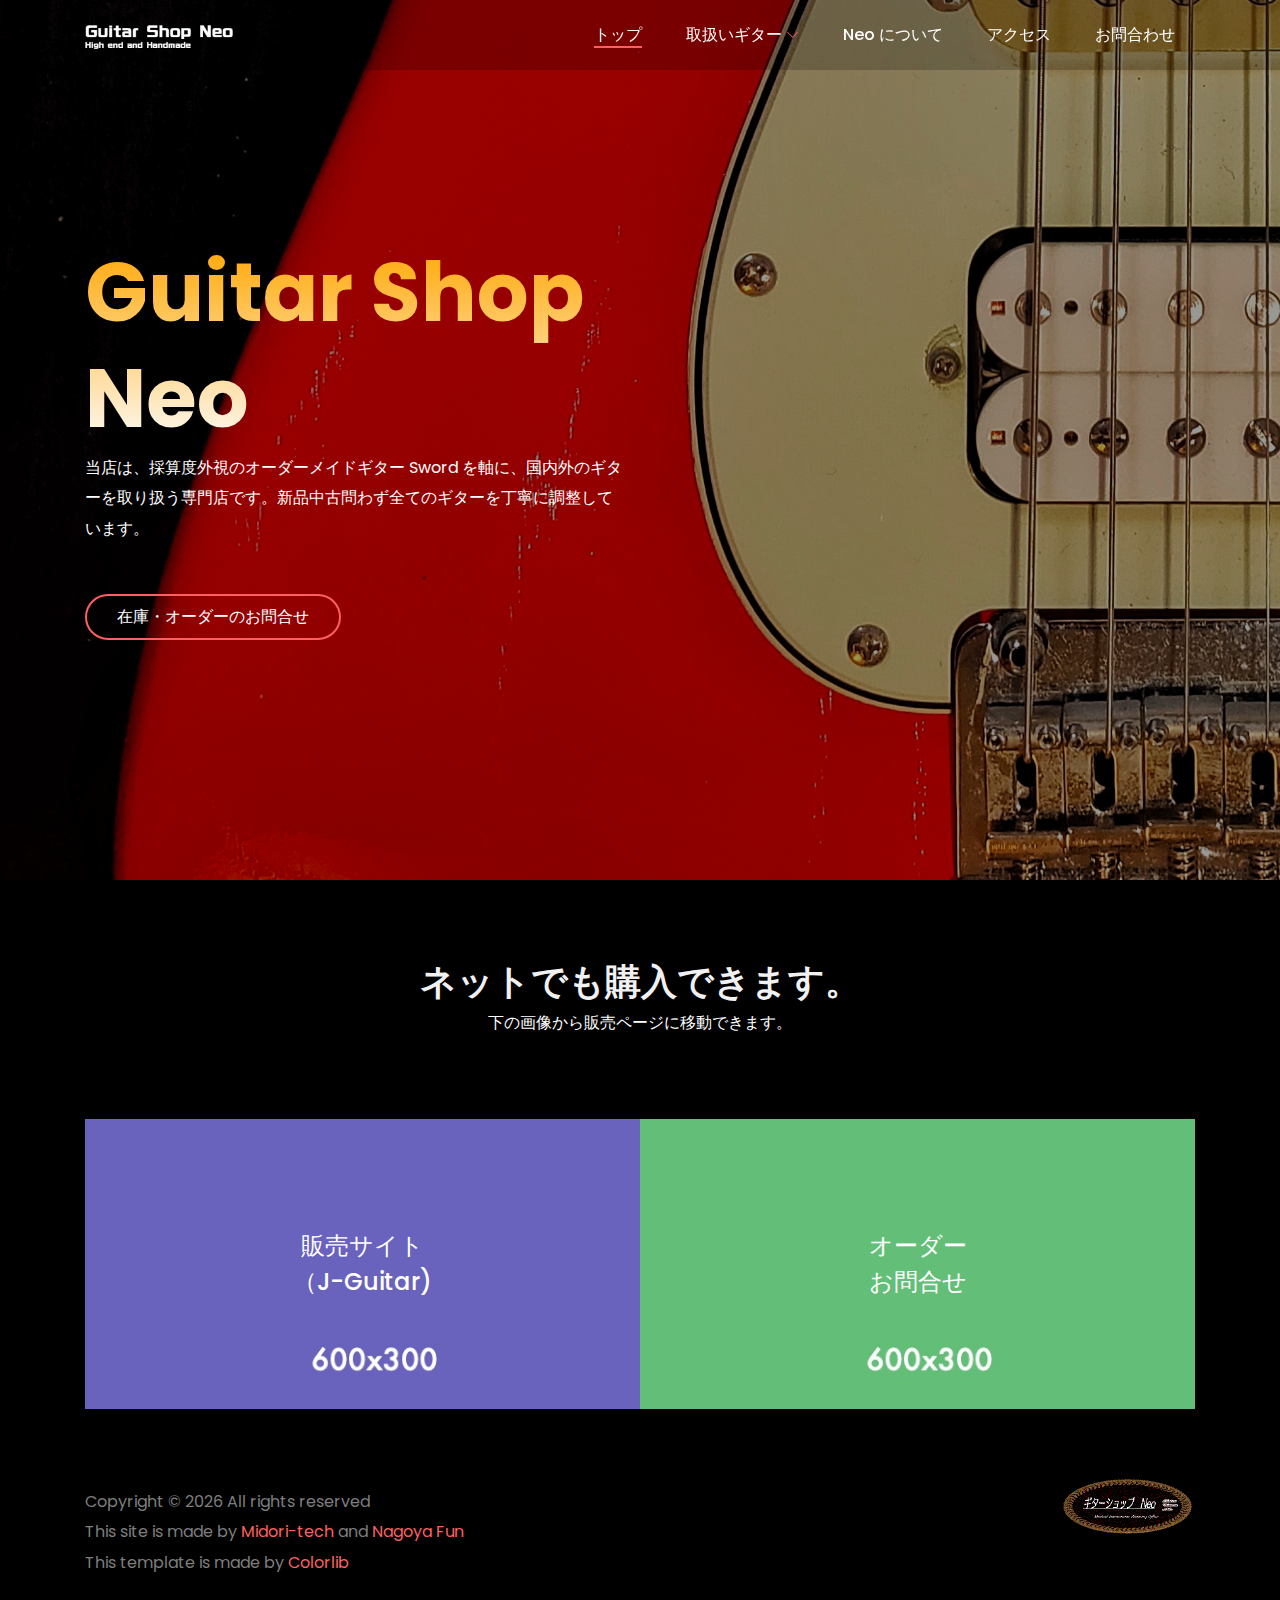
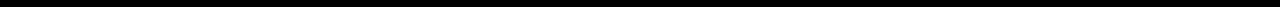
<file: 924/index.html>
<!DOCTYPE html>
<html lang="ja">

<head>
    <meta charset="UTF-8">
    <meta name="description" content="">
    <meta http-equiv="X-UA-Compatible" content="IE=edge">
    <meta name="viewport" content="width=device-width, initial-scale=1, shrink-to-fit=no">

    <!-- Title -->
    <title>Guitar Shop Neo</title>

    <!-- Favicon -->
    <link rel="icon" href="./img/core-img/favicon.png">

    <!-- Stylesheet -->
    <link rel="stylesheet" href="style.css">

</head>

<body>
    <!-- Preloader -->
    <div id="preloader">
        <div class="loader"></div>
    </div>
    <!-- /Preloader -->

    <!-- Header Area Start -->
    <header class="header-area">
        <!-- Main Header Start -->
        <div class="main-header-area">
            <div class="classy-nav-container breakpoint-off">
                <div class="container">
                    <!-- Classy Menu -->
                    <nav class="classy-navbar justify-content-between" id="alimeNav">

                        <!-- Logo -->
                        <a class="nav-brand" href="./index.html" style="max-width: 150px;"><img src="./img/core-img/logo.png"></a>

                        <!-- Navbar Toggler -->
                        <div class="classy-navbar-toggler">
                            <span class="navbarToggler"><span></span><span></span><span></span></span>
                        </div>

                        <!-- Menu -->
                        <div class="classy-menu">
                            <!-- Menu Close Button -->
                            <div class="classycloseIcon">
                                <div class="cross-wrap"><span class="top"></span><span class="bottom"></span></div>
                            </div>
                            <!-- Nav Start -->
                            <div class="classynav">
                                <ul id="nav">
                                    <li class="active"><a href="./index.html">トップ</a></li>
                                    <li><a href="#">取扱いギター</a>
                                        <ul class="dropdown">
                                            <li><a href="./sword.html">- Sword series</a></li>
                                            <li><a href="./acoustic.html">- High end Acoustic</a></li>
                                            <li><a href="./neoselect.html">- Neo Select</a></li>
                                            <li><a href="https://www.j-guitar.com/shop/detail.php?shop_id=101" target="_blank">- 販売・在庫</a></li>
                                        </ul>
                                    </li>
                                    <li><a href="./about.html">Neo について</a></li>
                                    <li><a href="./about.html#access">アクセス</a></li>
                                    <li><a href="https://ws.formzu.net/dist/S12343564/" target="_blank">お問合わせ</a></li>
                                </ul>
                            </div>
                            <!-- Nav End -->
                        </div>
                    </nav>
                </div>
            </div>
        </div>
    </header>
    <!-- Header Area End -->

    <!-- Welcome Area Start -->
    <section class="welcome-area">
            <!-- Single Slide -->
            <div class="single-welcome-slide bg-img bg-overlay" style="background-image: url(img/bg-img/guitar1.jpg);">
                <div class="container h-100">
                    <div class="row h-100 align-items-center">
                        <!-- Welcome Text -->
                        <div class="col-12 col-lg-8 col-xl-6">
                            <div class="welcome-text">
                                <h2>Guitar Shop<br>Neo</h2>
                                <p>当店は、採算度外視のオーダーメイドギター Sword を軸に、国内外のギターを取り扱う専門店です。新品中古問わず全てのギターを丁寧に調整しています。</p>
                                
                                    <a href="https://ws.formzu.net/dist/S12343564/" class="btn alime-btn mb-3 mb-sm-0 mr-4" target="_blank">在庫・オーダーのお問合せ</a><br>
                                </div>
                            </div>
                        </div>
                    </div>
                </div>
            </div>
    </section>

    <!-- Welcome Area End -->

    
    
    <!-- Gallery Area End -->

    <!-- Follow Area Start -->
    <section class="follow-area section-padding-80-0 clearfix">
        <div class="container">
            <div class="row">
                <div class="col-12">
                    <div class="section-heading text-center mb-0">
                        <h2>ネットでも購入できます。</h2>
                        <p>下の画像から販売ページに移動できます。</p>
                    </div>
                </div>
            </div>
        </div>
    </section>
    <!-- Follow Area End -->

    <!-- Pager Area Start -->
    <div class="alime-pager-area section-padding-80-50">
        <div class="container">
            <div class="row no-gutters">
                <!-- Previous -->
                <div class="col-6">
                    <div onclick="openInBlankTab('https://www.j-guitar.com/shop/detail.php?shop_id=101');" class="previous bg-img" style="background-image: url(img/bg-img/sample-600x300.jpg); cursor: pointer;">
                        <div class="overlay-content d-flex align-items-center justify-content-center">
                            <a href="https://www.j-guitar.com/shop/detail.php?shop_id=101" class="post-title" target="_blank">
                                販売サイト<br>（J-Guitar)
                            </a>
                        </div>
                    </div>
                </div>
                <!-- Next -->
                <div class="col-6">
                    <div onclick="openInBlankTab('https://ws.formzu.net/dist/S12343564/');" class="next bg-img" style="background-image: url(img/bg-img/sample-600x300-2.jpg); cursor: pointer;">
                        <div class="overlay-content d-flex align-items-center justify-content-center">
                            <a href="https://ws.formzu.net/dist/S12343564/" class="post-title" target="_blank">
                                オーダー<br>お問合せ
                            </a>
                        </div>
                    </div>
                </div>
            </div>
        </div>
    </div>
    <!-- Pager Area End -->

    <!-- Footer Area Start -->
    <footer class="footer-area">
        <div class="container">
            <div class="row">
                <div class="col-12">
                    <div class="footer-content d-flex align-items-center justify-content-between">
                        <!-- Copywrite Text -->
                        <div class="copywrite-text">
                            <p>
                                Copyright &copy;
                                <span id="full-year"></span> All rights reserved
                            </p>
                            <p>
                                This site is made by <a href="https://github.com/yuu-eguci" target="_blank">Midori-tech</a>
                                and <a href="https://nagoyafun.site/" target="_blank">Nagoya Fun</a>
                            </p>
                            <p>
                                <!-- Link back to Colorlib can't be removed. Template is licensed under CC BY 3.0. -->
                                This template is made by <a href="https://colorlib.com" target="_blank">Colorlib</a>
                                <!-- Link back to Colorlib can't be removed. Template is licensed under CC BY 3.0. -->
                            </p>
                        </div>
                        <!-- Footer Logo -->
                        <div class="footer-logo">
                            <a href="#"><img src="img/core-img/logo7.gif" alt style="padding-bottom: 50px;"></a>
                        </div>
                    </div>
                </div>
            </div>
        </div>
    </footer>
    <!-- Footer Area End -->

    <!-- **** All JS Files ***** -->
    <!-- jQuery 2.2.4 -->
    <script src="js/jquery.min.js"></script>
    <!-- Popper -->
    <script src="js/popper.min.js"></script>
    <!-- Bootstrap -->
    <script src="js/bootstrap.min.js"></script>
    <!-- All Plugins -->
    <script src="js/alime.bundle.js"></script>
    <!-- Active -->
    <script src="js/default-assets/active.js"></script>
    <!-- 全ページ共通の JS 処理です。 -->
    <script src="js/common.js"></script>

</body>

</html>
</file>
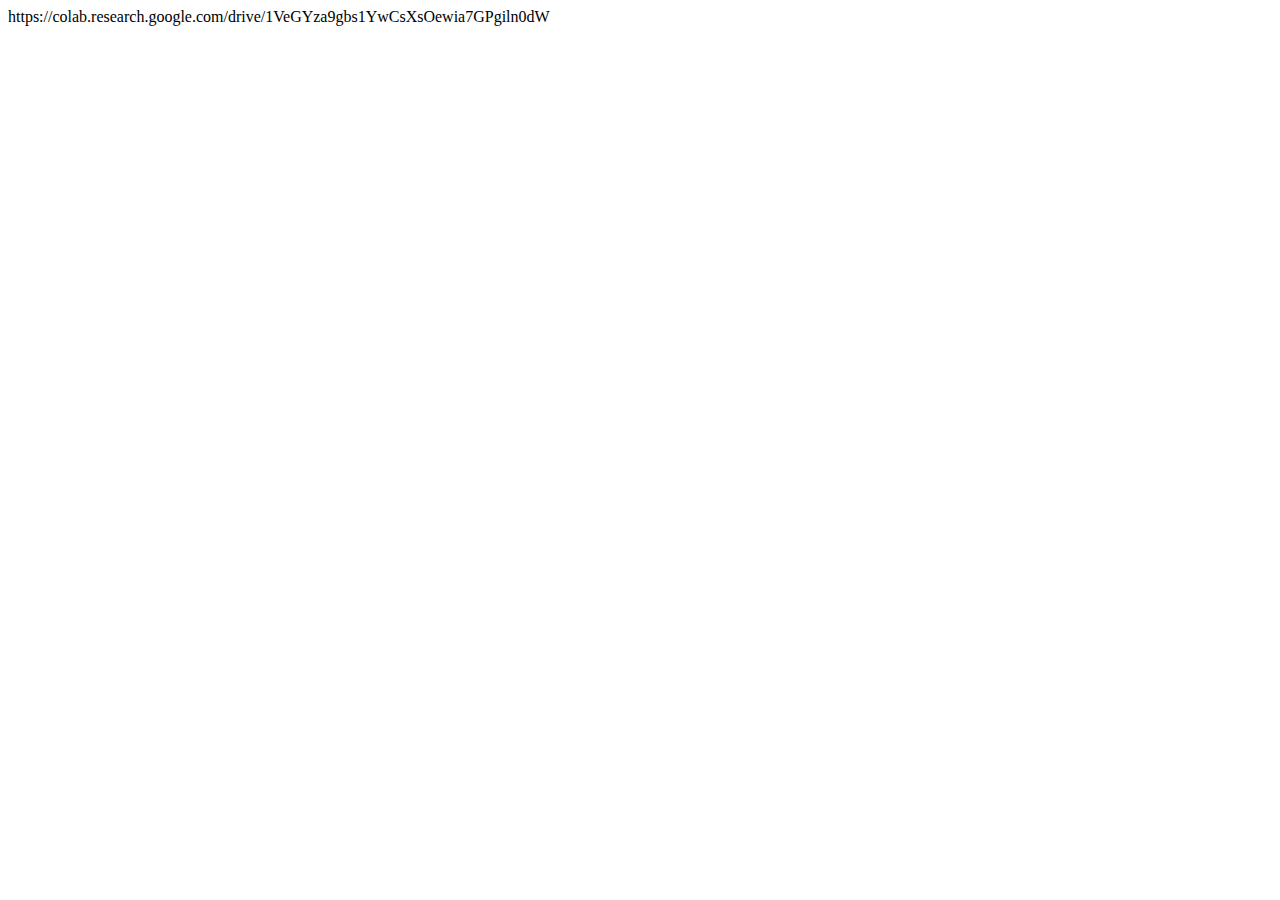
<file: bakuhatsu.html>
<!DOCTYPE html>
<html lang="ja">
  <head>
    <meta charset="UTF-8">
    <title>HTMLの書き方</title>
  </head>
  <body>
    https://colab.research.google.com/drive/1VeGYza9gbs1YwCsXsOewia7GPgiln0dW
  </body>
</html>
</file>
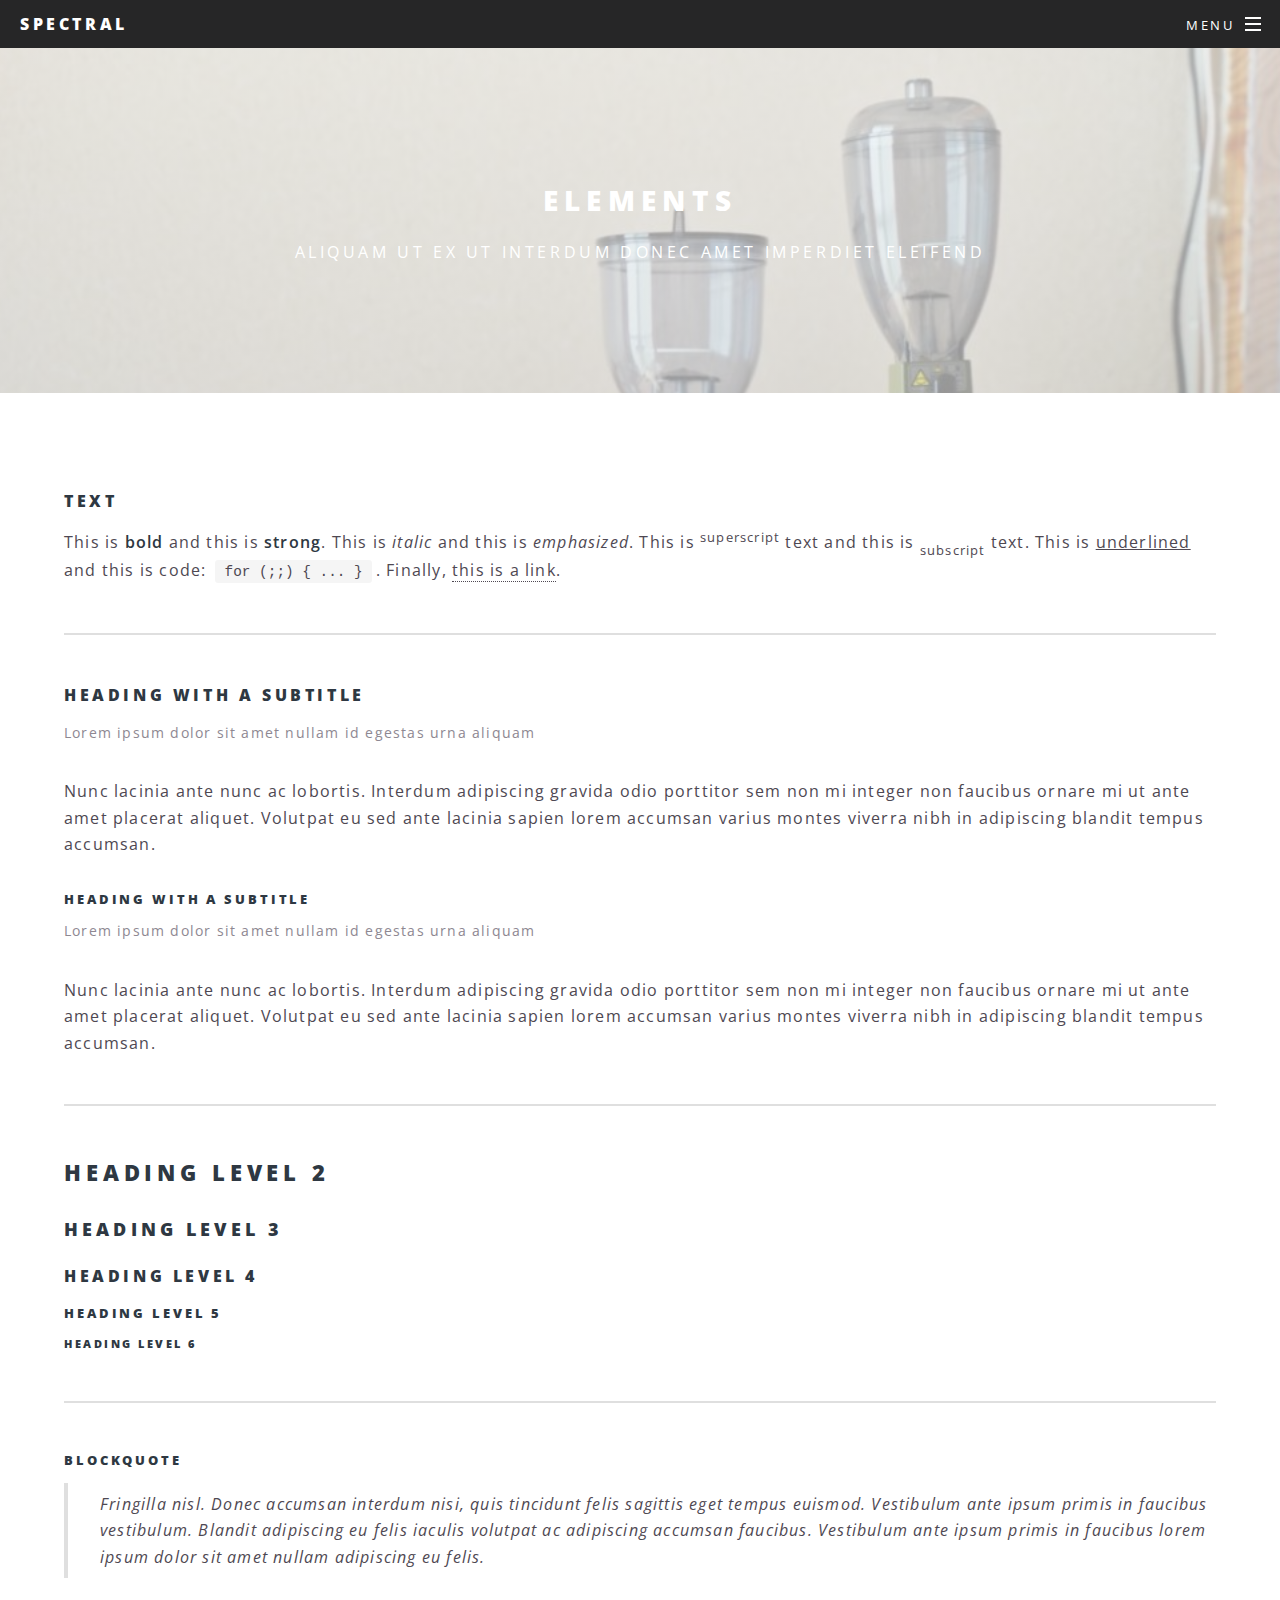
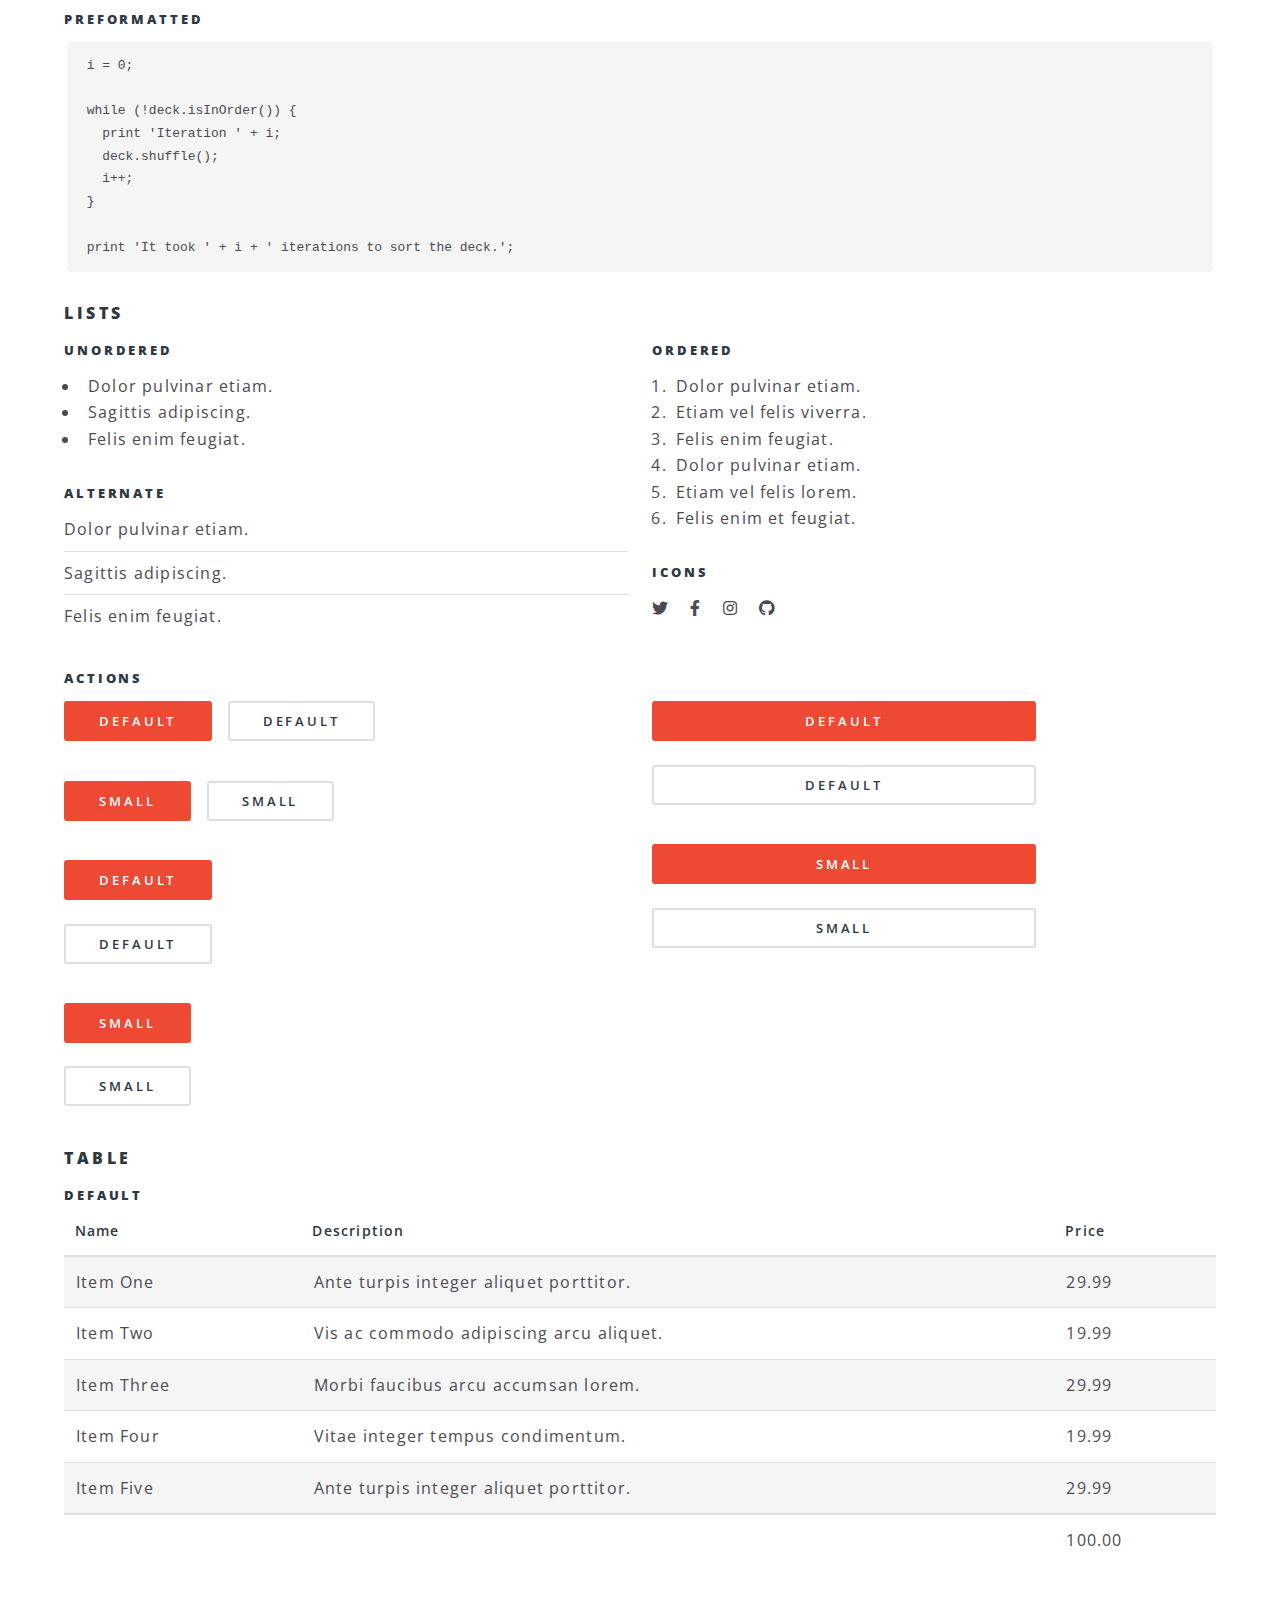
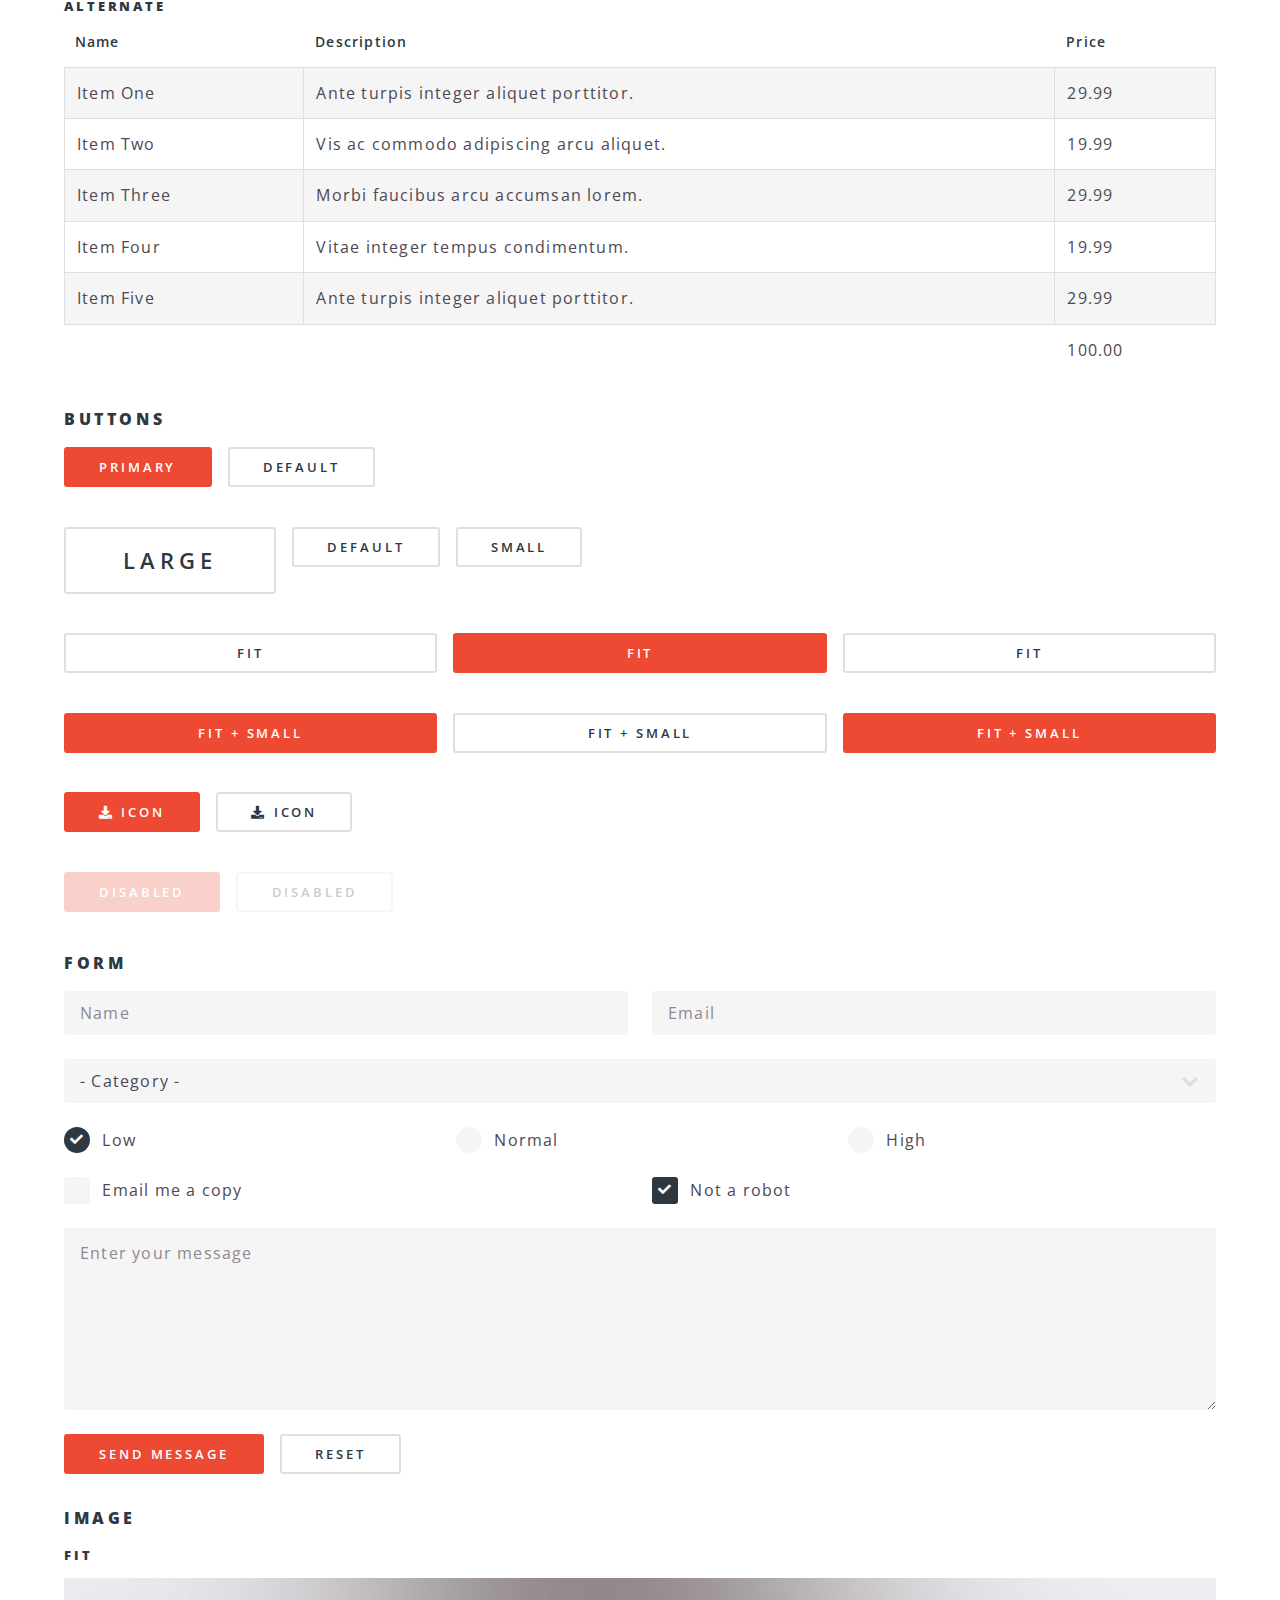
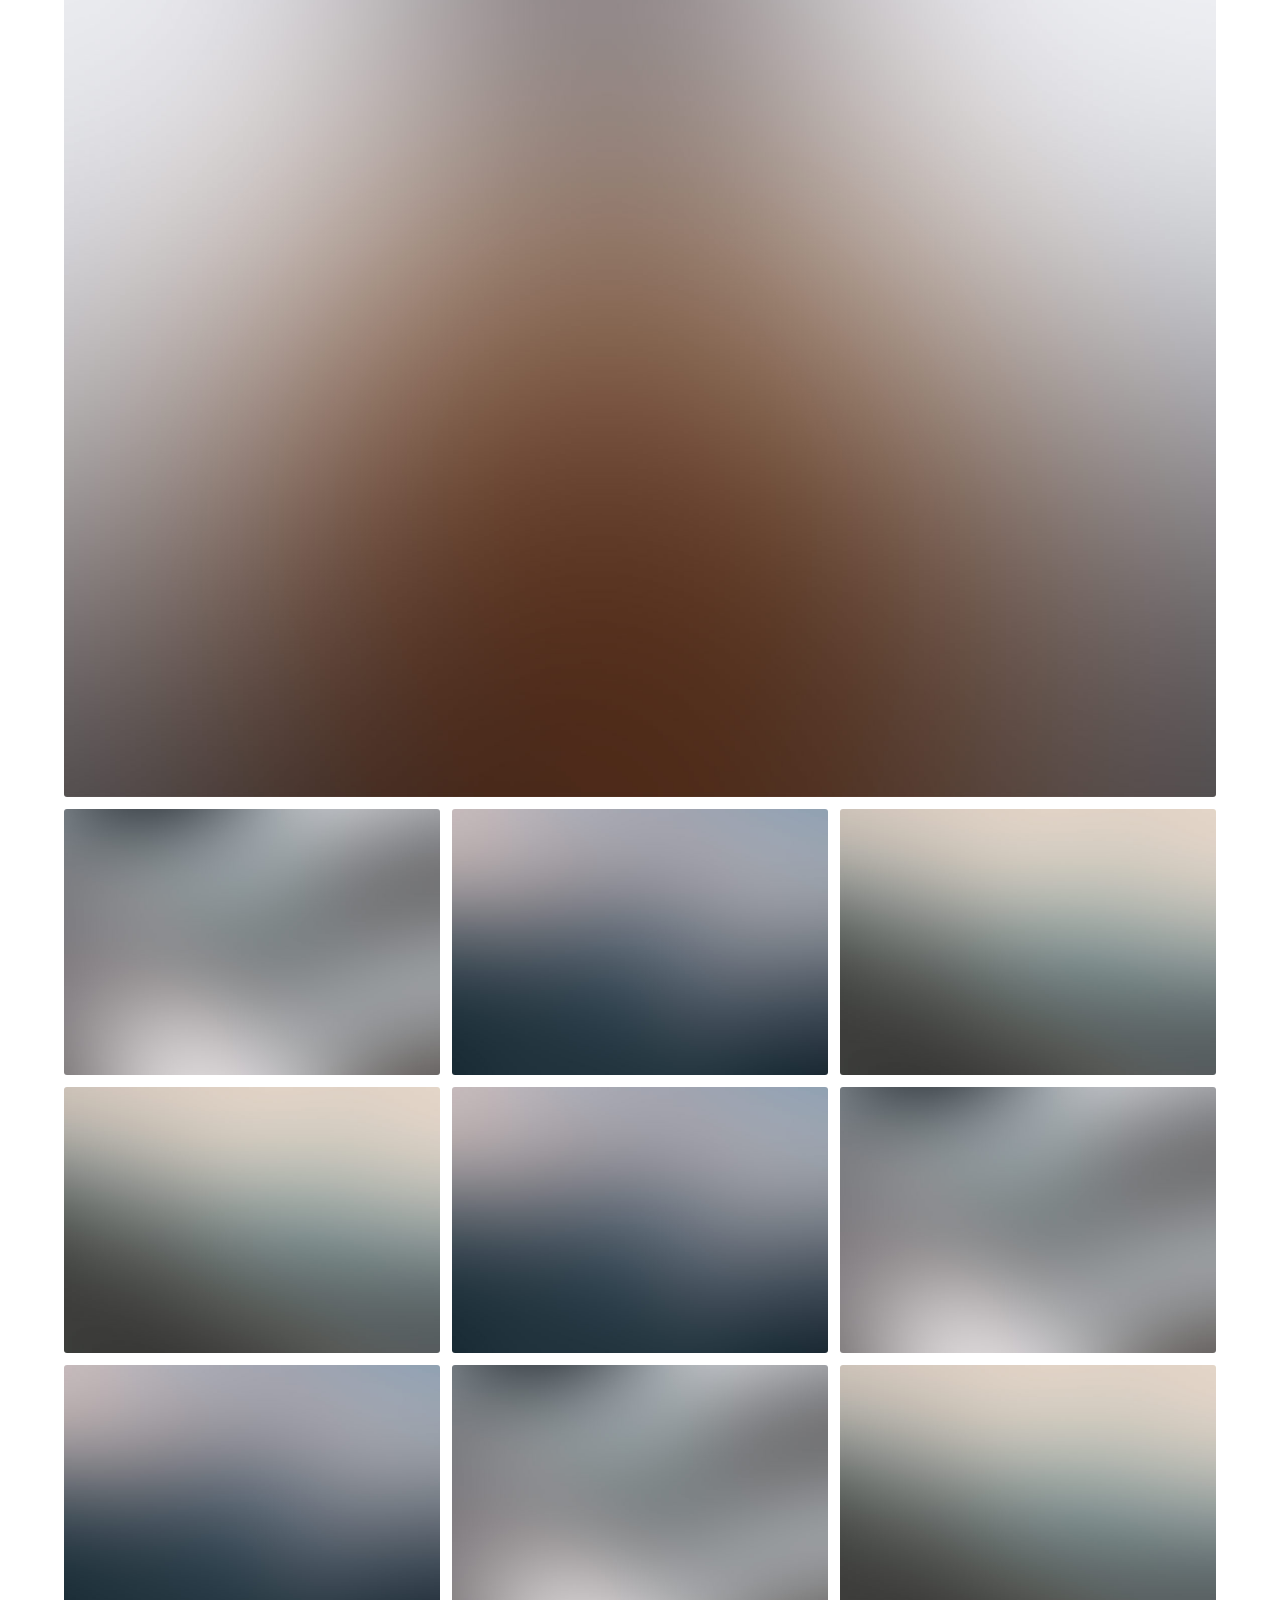
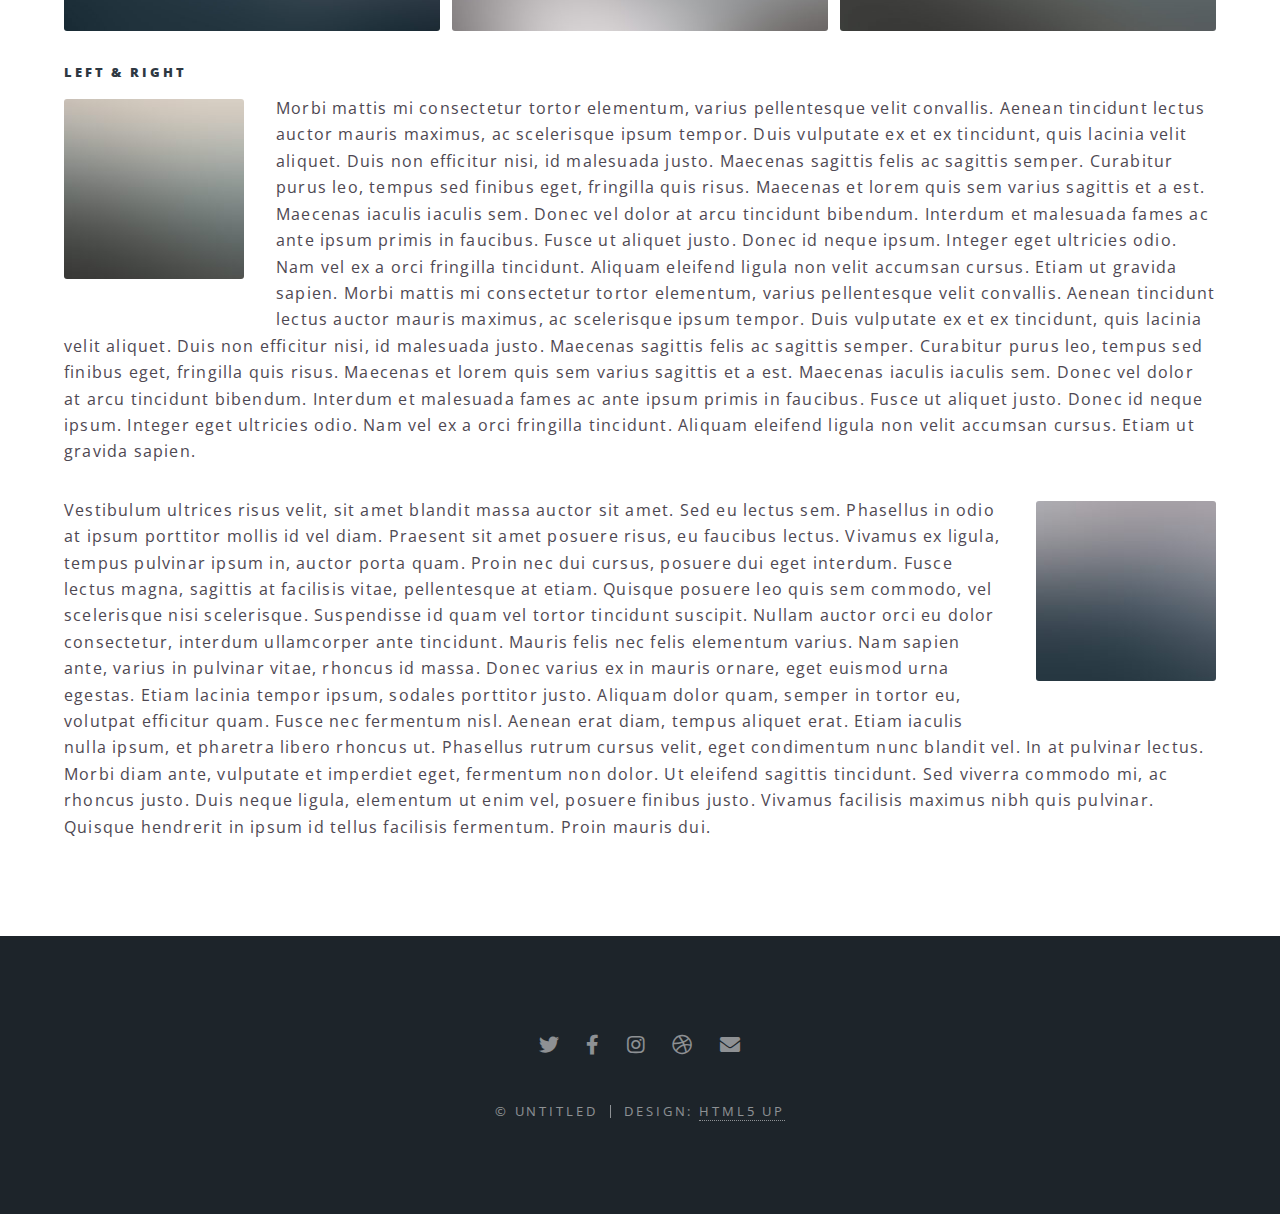
<file: elements.html>
<!DOCTYPE HTML>
<!--
	Spectral by HTML5 UP
	html5up.net | @ajlkn
	Free for personal and commercial use under the CCA 3.0 license (html5up.net/license)
-->
<html>
	<head>
		<title>Elements - Spectral by HTML5 UP</title>
		<meta charset="utf-8" />
		<meta name="viewport" content="width=device-width, initial-scale=1, user-scalable=no" />
		<link rel="stylesheet" href="assets/css/main.css" />
		<noscript><link rel="stylesheet" href="assets/css/noscript.css" /></noscript>
	</head>
	<body class="is-preload">

		<!-- Page Wrapper -->
			<div id="page-wrapper">

				<!-- Header -->
					<header id="header">
						<h1><a href="index.html">Spectral</a></h1>
						<nav id="nav">
							<ul>
								<li class="special">
									<a href="#menu" class="menuToggle"><span>Menu</span></a>
									<div id="menu">
										<ul>
											<li><a href="index.html">Home</a></li>
											<li><a href="generic.html">Generic</a></li>
											<li><a href="elements.html">Elements</a></li>
											<li><a href="#">Sign Up</a></li>
											<li><a href="#">Log In</a></li>
										</ul>
									</div>
								</li>
							</ul>
						</nav>
					</header>

				<!-- Main -->
					<article id="main">
						<header>
							<h2>Elements</h2>
							<p>Aliquam ut ex ut interdum donec amet imperdiet eleifend</p>
						</header>
						<section class="wrapper style5">
							<div class="inner">

								<section>
									<h4>Text</h4>
									<p>This is <b>bold</b> and this is <strong>strong</strong>. This is <i>italic</i> and this is <em>emphasized</em>.
									This is <sup>superscript</sup> text and this is <sub>subscript</sub> text.
									This is <u>underlined</u> and this is code: <code>for (;;) { ... }</code>. Finally, <a href="#">this is a link</a>.</p>
									<hr />
									<header>
										<h4>Heading with a Subtitle</h4>
										<p>Lorem ipsum dolor sit amet nullam id egestas urna aliquam</p>
									</header>
									<p>Nunc lacinia ante nunc ac lobortis. Interdum adipiscing gravida odio porttitor sem non mi integer non faucibus ornare mi ut ante amet placerat aliquet. Volutpat eu sed ante lacinia sapien lorem accumsan varius montes viverra nibh in adipiscing blandit tempus accumsan.</p>
									<header>
										<h5>Heading with a Subtitle</h5>
										<p>Lorem ipsum dolor sit amet nullam id egestas urna aliquam</p>
									</header>
									<p>Nunc lacinia ante nunc ac lobortis. Interdum adipiscing gravida odio porttitor sem non mi integer non faucibus ornare mi ut ante amet placerat aliquet. Volutpat eu sed ante lacinia sapien lorem accumsan varius montes viverra nibh in adipiscing blandit tempus accumsan.</p>
									<hr />
									<h2>Heading Level 2</h2>
									<h3>Heading Level 3</h3>
									<h4>Heading Level 4</h4>
									<h5>Heading Level 5</h5>
									<h6>Heading Level 6</h6>
									<hr />
									<h5>Blockquote</h5>
									<blockquote>Fringilla nisl. Donec accumsan interdum nisi, quis tincidunt felis sagittis eget tempus euismod. Vestibulum ante ipsum primis in faucibus vestibulum. Blandit adipiscing eu felis iaculis volutpat ac adipiscing accumsan faucibus. Vestibulum ante ipsum primis in faucibus lorem ipsum dolor sit amet nullam adipiscing eu felis.</blockquote>
									<h5>Preformatted</h5>
									<pre><code>i = 0;

while (!deck.isInOrder()) {
  print 'Iteration ' + i;
  deck.shuffle();
  i++;
}

print 'It took ' + i + ' iterations to sort the deck.';</code></pre>
								</section>

								<section>
									<h4>Lists</h4>
									<div class="row">
										<div class="col-6 col-12-medium">
											<h5>Unordered</h5>
											<ul>
												<li>Dolor pulvinar etiam.</li>
												<li>Sagittis adipiscing.</li>
												<li>Felis enim feugiat.</li>
											</ul>
											<h5>Alternate</h5>
											<ul class="alt">
												<li>Dolor pulvinar etiam.</li>
												<li>Sagittis adipiscing.</li>
												<li>Felis enim feugiat.</li>
											</ul>
										</div>
										<div class="col-6 col-12-medium">
											<h5>Ordered</h5>
											<ol>
												<li>Dolor pulvinar etiam.</li>
												<li>Etiam vel felis viverra.</li>
												<li>Felis enim feugiat.</li>
												<li>Dolor pulvinar etiam.</li>
												<li>Etiam vel felis lorem.</li>
												<li>Felis enim et feugiat.</li>
											</ol>
											<h5>Icons</h5>
											<ul class="icons">
												<li><a href="#" class="icon brands fa-twitter"><span class="label">Twitter</span></a></li>
												<li><a href="#" class="icon brands fa-facebook-f"><span class="label">Facebook</span></a></li>
												<li><a href="#" class="icon brands fa-instagram"><span class="label">Instagram</span></a></li>
												<li><a href="#" class="icon brands fa-github"><span class="label">Github</span></a></li>
											</ul>
										</div>
									</div>
									<h5>Actions</h5>
									<div class="row">
										<div class="col-6 col-12-medium">
											<ul class="actions">
												<li><a href="#" class="button primary">Default</a></li>
												<li><a href="#" class="button">Default</a></li>
											</ul>
											<ul class="actions small">
												<li><a href="#" class="button primary small">Small</a></li>
												<li><a href="#" class="button small">Small</a></li>
											</ul>
											<ul class="actions stacked">
												<li><a href="#" class="button primary">Default</a></li>
												<li><a href="#" class="button">Default</a></li>
											</ul>
											<ul class="actions stacked">
												<li><a href="#" class="button primary small">Small</a></li>
												<li><a href="#" class="button small">Small</a></li>
											</ul>
										</div>
										<div class="col-6 col-12-medium">
											<ul class="actions stacked">
												<li><a href="#" class="button primary fit">Default</a></li>
												<li><a href="#" class="button fit">Default</a></li>
											</ul>
											<ul class="actions stacked">
												<li><a href="#" class="button primary small fit">Small</a></li>
												<li><a href="#" class="button small fit">Small</a></li>
											</ul>
										</div>
									</div>
								</section>

								<section>
									<h4>Table</h4>
									<h5>Default</h5>
									<div class="table-wrapper">
										<table>
											<thead>
												<tr>
													<th>Name</th>
													<th>Description</th>
													<th>Price</th>
												</tr>
											</thead>
											<tbody>
												<tr>
													<td>Item One</td>
													<td>Ante turpis integer aliquet porttitor.</td>
													<td>29.99</td>
												</tr>
												<tr>
													<td>Item Two</td>
													<td>Vis ac commodo adipiscing arcu aliquet.</td>
													<td>19.99</td>
												</tr>
												<tr>
													<td>Item Three</td>
													<td> Morbi faucibus arcu accumsan lorem.</td>
													<td>29.99</td>
												</tr>
												<tr>
													<td>Item Four</td>
													<td>Vitae integer tempus condimentum.</td>
													<td>19.99</td>
												</tr>
												<tr>
													<td>Item Five</td>
													<td>Ante turpis integer aliquet porttitor.</td>
													<td>29.99</td>
												</tr>
											</tbody>
											<tfoot>
												<tr>
													<td colspan="2"></td>
													<td>100.00</td>
												</tr>
											</tfoot>
										</table>
									</div>

									<h5>Alternate</h5>
									<div class="table-wrapper">
										<table class="alt">
											<thead>
												<tr>
													<th>Name</th>
													<th>Description</th>
													<th>Price</th>
												</tr>
											</thead>
											<tbody>
												<tr>
													<td>Item One</td>
													<td>Ante turpis integer aliquet porttitor.</td>
													<td>29.99</td>
												</tr>
												<tr>
													<td>Item Two</td>
													<td>Vis ac commodo adipiscing arcu aliquet.</td>
													<td>19.99</td>
												</tr>
												<tr>
													<td>Item Three</td>
													<td> Morbi faucibus arcu accumsan lorem.</td>
													<td>29.99</td>
												</tr>
												<tr>
													<td>Item Four</td>
													<td>Vitae integer tempus condimentum.</td>
													<td>19.99</td>
												</tr>
												<tr>
													<td>Item Five</td>
													<td>Ante turpis integer aliquet porttitor.</td>
													<td>29.99</td>
												</tr>
											</tbody>
											<tfoot>
												<tr>
													<td colspan="2"></td>
													<td>100.00</td>
												</tr>
											</tfoot>
										</table>
									</div>
								</section>

								<section>
									<h4>Buttons</h4>
									<ul class="actions">
										<li><a href="#" class="button primary">Primary</a></li>
										<li><a href="#" class="button">Default</a></li>
									</ul>
									<ul class="actions">
										<li><a href="#" class="button large">Large</a></li>
										<li><a href="#" class="button">Default</a></li>
										<li><a href="#" class="button small">Small</a></li>
									</ul>
									<ul class="actions fit">
										<li><a href="#" class="button fit">Fit</a></li>
										<li><a href="#" class="button primary fit">Fit</a></li>
										<li><a href="#" class="button fit">Fit</a></li>
									</ul>
									<ul class="actions fit small">
										<li><a href="#" class="button primary fit small">Fit + Small</a></li>
										<li><a href="#" class="button fit small">Fit + Small</a></li>
										<li><a href="#" class="button primary fit small">Fit + Small</a></li>
									</ul>
									<ul class="actions">
										<li><a href="#" class="button primary icon solid fa-download">Icon</a></li>
										<li><a href="#" class="button icon solid fa-download">Icon</a></li>
									</ul>
									<ul class="actions">
										<li><span class="button primary disabled">Disabled</span></li>
										<li><span class="button disabled">Disabled</span></li>
									</ul>
								</section>

								<section>
									<h4>Form</h4>
									<form method="post" action="#">
										<div class="row gtr-uniform">
											<div class="col-6 col-12-xsmall">
												<input type="text" name="demo-name" id="demo-name" value="" placeholder="Name" />
											</div>
											<div class="col-6 col-12-xsmall">
												<input type="email" name="demo-email" id="demo-email" value="" placeholder="Email" />
											</div>
											<div class="col-12">
												<select name="demo-category" id="demo-category">
													<option value="">- Category -</option>
													<option value="1">Manufacturing</option>
													<option value="1">Shipping</option>
													<option value="1">Administration</option>
													<option value="1">Human Resources</option>
												</select>
											</div>
											<div class="col-4 col-12-small">
												<input type="radio" id="demo-priority-low" name="demo-priority" checked>
												<label for="demo-priority-low">Low</label>
											</div>
											<div class="col-4 col-12-small">
												<input type="radio" id="demo-priority-normal" name="demo-priority">
												<label for="demo-priority-normal">Normal</label>
											</div>
											<div class="col-4 col-12-small">
												<input type="radio" id="demo-priority-high" name="demo-priority">
												<label for="demo-priority-high">High</label>
											</div>
											<div class="col-6 col-12-small">
												<input type="checkbox" id="demo-copy" name="demo-copy">
												<label for="demo-copy">Email me a copy</label>
											</div>
											<div class="col-6 col-12-small">
												<input type="checkbox" id="demo-human" name="demo-human" checked>
												<label for="demo-human">Not a robot</label>
											</div>
											<div class="col-12">
												<textarea name="demo-message" id="demo-message" placeholder="Enter your message" rows="6"></textarea>
											</div>
											<div class="col-12">
												<ul class="actions">
													<li><input type="submit" value="Send Message" class="primary" /></li>
													<li><input type="reset" value="Reset" /></li>
												</ul>
											</div>
										</div>
									</form>
								</section>

								<section>
									<h4>Image</h4>
									<h5>Fit</h5>
									<div class="box alt">
										<div class="row gtr-50 gtr-uniform">
											<div class="col-12"><span class="image fit"><img src="images/banner.jpg" alt="" /></span></div>
											<div class="col-4"><span class="image fit"><img src="images/pic01.jpg" alt="" /></span></div>
											<div class="col-4"><span class="image fit"><img src="images/pic02.jpg" alt="" /></span></div>
											<div class="col-4"><span class="image fit"><img src="images/pic03.jpg" alt="" /></span></div>
											<div class="col-4"><span class="image fit"><img src="images/pic03.jpg" alt="" /></span></div>
											<div class="col-4"><span class="image fit"><img src="images/pic02.jpg" alt="" /></span></div>
											<div class="col-4"><span class="image fit"><img src="images/pic01.jpg" alt="" /></span></div>
											<div class="col-4"><span class="image fit"><img src="images/pic02.jpg" alt="" /></span></div>
											<div class="col-4"><span class="image fit"><img src="images/pic01.jpg" alt="" /></span></div>
											<div class="col-4"><span class="image fit"><img src="images/pic03.jpg" alt="" /></span></div>
										</div>
									</div>
									<h5>Left &amp; Right</h5>
									<p><span class="image left"><img src="images/pic04.jpg" alt="" /></span>Morbi mattis mi consectetur tortor elementum, varius pellentesque velit convallis. Aenean tincidunt lectus auctor mauris maximus, ac scelerisque ipsum tempor. Duis vulputate ex et ex tincidunt, quis lacinia velit aliquet. Duis non efficitur nisi, id malesuada justo. Maecenas sagittis felis ac sagittis semper. Curabitur purus leo, tempus sed finibus eget, fringilla quis risus. Maecenas et lorem quis sem varius sagittis et a est. Maecenas iaculis iaculis sem. Donec vel dolor at arcu tincidunt bibendum. Interdum et malesuada fames ac ante ipsum primis in faucibus. Fusce ut aliquet justo. Donec id neque ipsum. Integer eget ultricies odio. Nam vel ex a orci fringilla tincidunt. Aliquam eleifend ligula non velit accumsan cursus. Etiam ut gravida sapien. Morbi mattis mi consectetur tortor elementum, varius pellentesque velit convallis. Aenean tincidunt lectus auctor mauris maximus, ac scelerisque ipsum tempor. Duis vulputate ex et ex tincidunt, quis lacinia velit aliquet. Duis non efficitur nisi, id malesuada justo. Maecenas sagittis felis ac sagittis semper. Curabitur purus leo, tempus sed finibus eget, fringilla quis risus. Maecenas et lorem quis sem varius sagittis et a est. Maecenas iaculis iaculis sem. Donec vel dolor at arcu tincidunt bibendum. Interdum et malesuada fames ac ante ipsum primis in faucibus. Fusce ut aliquet justo. Donec id neque ipsum. Integer eget ultricies odio. Nam vel ex a orci fringilla tincidunt. Aliquam eleifend ligula non velit accumsan cursus. Etiam ut gravida sapien.</p>
									<p><span class="image right"><img src="images/pic05.jpg" alt="" /></span>Vestibulum ultrices risus velit, sit amet blandit massa auctor sit amet. Sed eu lectus sem. Phasellus in odio at ipsum porttitor mollis id vel diam. Praesent sit amet posuere risus, eu faucibus lectus. Vivamus ex ligula, tempus pulvinar ipsum in, auctor porta quam. Proin nec dui cursus, posuere dui eget interdum. Fusce lectus magna, sagittis at facilisis vitae, pellentesque at etiam. Quisque posuere leo quis sem commodo, vel scelerisque nisi scelerisque. Suspendisse id quam vel tortor tincidunt suscipit. Nullam auctor orci eu dolor consectetur, interdum ullamcorper ante tincidunt. Mauris felis nec felis elementum varius. Nam sapien ante, varius in pulvinar vitae, rhoncus id massa. Donec varius ex in mauris ornare, eget euismod urna egestas. Etiam lacinia tempor ipsum, sodales porttitor justo. Aliquam dolor quam, semper in tortor eu, volutpat efficitur quam. Fusce nec fermentum nisl. Aenean erat diam, tempus aliquet erat. Etiam iaculis nulla ipsum, et pharetra libero rhoncus ut. Phasellus rutrum cursus velit, eget condimentum nunc blandit vel. In at pulvinar lectus. Morbi diam ante, vulputate et imperdiet eget, fermentum non dolor. Ut eleifend sagittis tincidunt. Sed viverra commodo mi, ac rhoncus justo. Duis neque ligula, elementum ut enim vel, posuere finibus justo. Vivamus facilisis maximus nibh quis pulvinar. Quisque hendrerit in ipsum id tellus facilisis fermentum. Proin mauris dui.</p>
								</section>

							</div>
						</section>
					</article>

				<!-- Footer -->
					<footer id="footer">
						<ul class="icons">
							<li><a href="#" class="icon brands fa-twitter"><span class="label">Twitter</span></a></li>
							<li><a href="#" class="icon brands fa-facebook-f"><span class="label">Facebook</span></a></li>
							<li><a href="#" class="icon brands fa-instagram"><span class="label">Instagram</span></a></li>
							<li><a href="#" class="icon brands fa-dribbble"><span class="label">Dribbble</span></a></li>
							<li><a href="#" class="icon solid fa-envelope"><span class="label">Email</span></a></li>
						</ul>
						<ul class="copyright">
							<li>&copy; Untitled</li><li>Design: <a href="http://html5up.net">HTML5 UP</a></li>
						</ul>
					</footer>

			</div>

		<!-- Scripts -->
			<script src="assets/js/jquery.min.js"></script>
			<script src="assets/js/jquery.scrollex.min.js"></script>
			<script src="assets/js/jquery.scrolly.min.js"></script>
			<script src="assets/js/browser.min.js"></script>
			<script src="assets/js/breakpoints.min.js"></script>
			<script src="assets/js/util.js"></script>
			<script src="assets/js/main.js"></script>

	</body>
</html>
</file>
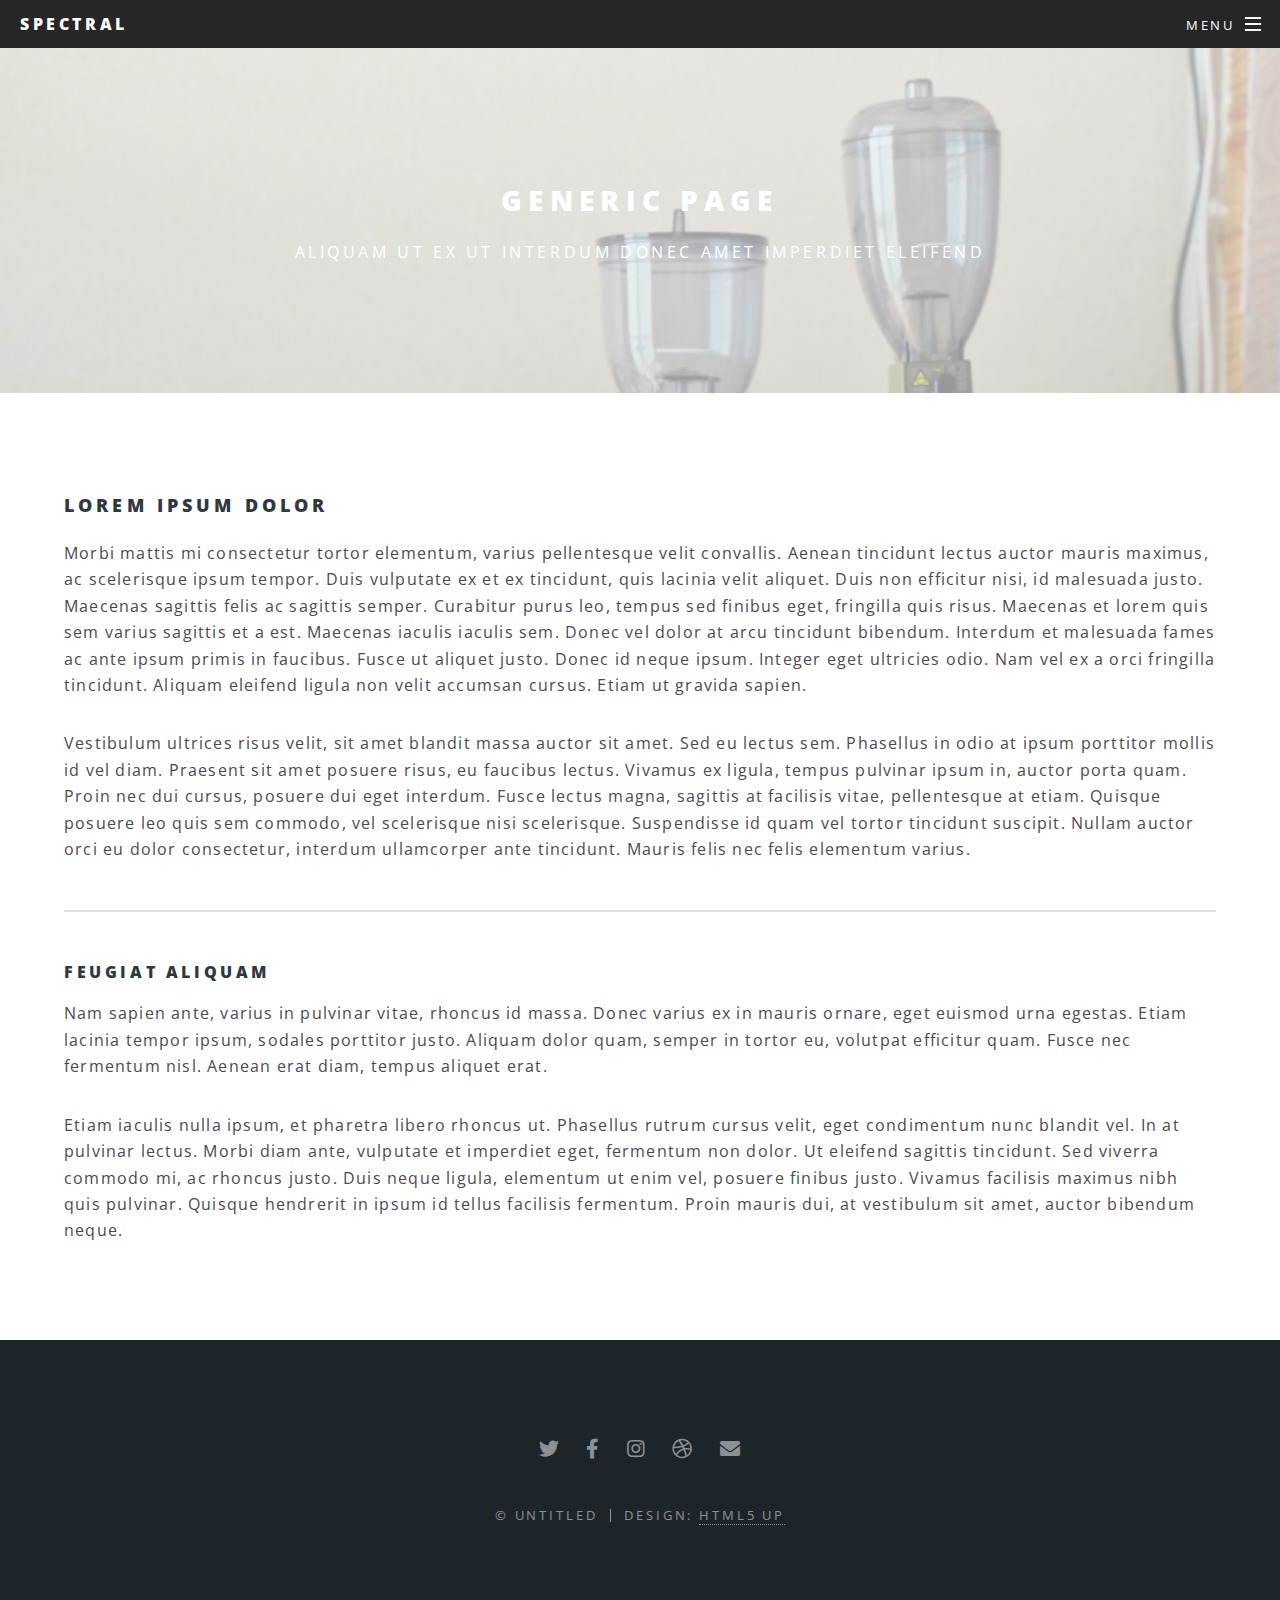
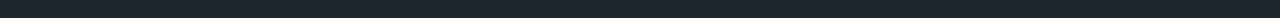
<file: generic.html>
<!DOCTYPE HTML>
<!--
	Spectral by HTML5 UP
	html5up.net | @ajlkn
	Free for personal and commercial use under the CCA 3.0 license (html5up.net/license)
-->
<html>
	<head>
		<title>Generic - Spectral by HTML5 UP</title>
		<meta charset="utf-8" />
		<meta name="viewport" content="width=device-width, initial-scale=1, user-scalable=no" />
		<link rel="stylesheet" href="assets/css/main.css" />
		<noscript><link rel="stylesheet" href="assets/css/noscript.css" /></noscript>
	</head>
	<body class="is-preload">

		<!-- Page Wrapper -->
			<div id="page-wrapper">

				<!-- Header -->
					<header id="header">
						<h1><a href="index.html">Spectral</a></h1>
						<nav id="nav">
							<ul>
								<li class="special">
									<a href="#menu" class="menuToggle"><span>Menu</span></a>
									<div id="menu">
										<ul>
											<li><a href="index.html">Home</a></li>
											<li><a href="generic.html">Generic</a></li>
											<li><a href="elements.html">Elements</a></li>
											<li><a href="#">Sign Up</a></li>
											<li><a href="#">Log In</a></li>
										</ul>
									</div>
								</li>
							</ul>
						</nav>
					</header>

				<!-- Main -->
					<article id="main">
						<header>
							<h2>Generic Page</h2>
							<p>Aliquam ut ex ut interdum donec amet imperdiet eleifend</p>
						</header>
						<section class="wrapper style5">
							<div class="inner">

								<h3>Lorem ipsum dolor</h3>
								<p>Morbi mattis mi consectetur tortor elementum, varius pellentesque velit convallis. Aenean tincidunt lectus auctor mauris maximus, ac scelerisque ipsum tempor. Duis vulputate ex et ex tincidunt, quis lacinia velit aliquet. Duis non efficitur nisi, id malesuada justo. Maecenas sagittis felis ac sagittis semper. Curabitur purus leo, tempus sed finibus eget, fringilla quis risus. Maecenas et lorem quis sem varius sagittis et a est. Maecenas iaculis iaculis sem. Donec vel dolor at arcu tincidunt bibendum. Interdum et malesuada fames ac ante ipsum primis in faucibus. Fusce ut aliquet justo. Donec id neque ipsum. Integer eget ultricies odio. Nam vel ex a orci fringilla tincidunt. Aliquam eleifend ligula non velit accumsan cursus. Etiam ut gravida sapien.</p>

								<p>Vestibulum ultrices risus velit, sit amet blandit massa auctor sit amet. Sed eu lectus sem. Phasellus in odio at ipsum porttitor mollis id vel diam. Praesent sit amet posuere risus, eu faucibus lectus. Vivamus ex ligula, tempus pulvinar ipsum in, auctor porta quam. Proin nec dui cursus, posuere dui eget interdum. Fusce lectus magna, sagittis at facilisis vitae, pellentesque at etiam. Quisque posuere leo quis sem commodo, vel scelerisque nisi scelerisque. Suspendisse id quam vel tortor tincidunt suscipit. Nullam auctor orci eu dolor consectetur, interdum ullamcorper ante tincidunt. Mauris felis nec felis elementum varius.</p>

								<hr />

								<h4>Feugiat aliquam</h4>
								<p>Nam sapien ante, varius in pulvinar vitae, rhoncus id massa. Donec varius ex in mauris ornare, eget euismod urna egestas. Etiam lacinia tempor ipsum, sodales porttitor justo. Aliquam dolor quam, semper in tortor eu, volutpat efficitur quam. Fusce nec fermentum nisl. Aenean erat diam, tempus aliquet erat.</p>

								<p>Etiam iaculis nulla ipsum, et pharetra libero rhoncus ut. Phasellus rutrum cursus velit, eget condimentum nunc blandit vel. In at pulvinar lectus. Morbi diam ante, vulputate et imperdiet eget, fermentum non dolor. Ut eleifend sagittis tincidunt. Sed viverra commodo mi, ac rhoncus justo. Duis neque ligula, elementum ut enim vel, posuere finibus justo. Vivamus facilisis maximus nibh quis pulvinar. Quisque hendrerit in ipsum id tellus facilisis fermentum. Proin mauris dui, at vestibulum sit amet, auctor bibendum neque.</p>

							</div>
						</section>
					</article>

				<!-- Footer -->
					<footer id="footer">
						<ul class="icons">
							<li><a href="#" class="icon brands fa-twitter"><span class="label">Twitter</span></a></li>
							<li><a href="#" class="icon brands fa-facebook-f"><span class="label">Facebook</span></a></li>
							<li><a href="#" class="icon brands fa-instagram"><span class="label">Instagram</span></a></li>
							<li><a href="#" class="icon brands fa-dribbble"><span class="label">Dribbble</span></a></li>
							<li><a href="#" class="icon solid fa-envelope"><span class="label">Email</span></a></li>
						</ul>
						<ul class="copyright">
							<li>&copy; Untitled</li><li>Design: <a href="http://html5up.net">HTML5 UP</a></li>
						</ul>
					</footer>

			</div>

		<!-- Scripts -->
			<script src="assets/js/jquery.min.js"></script>
			<script src="assets/js/jquery.scrollex.min.js"></script>
			<script src="assets/js/jquery.scrolly.min.js"></script>
			<script src="assets/js/browser.min.js"></script>
			<script src="assets/js/breakpoints.min.js"></script>
			<script src="assets/js/util.js"></script>
			<script src="assets/js/main.js"></script>

	</body>
</html>
</file>
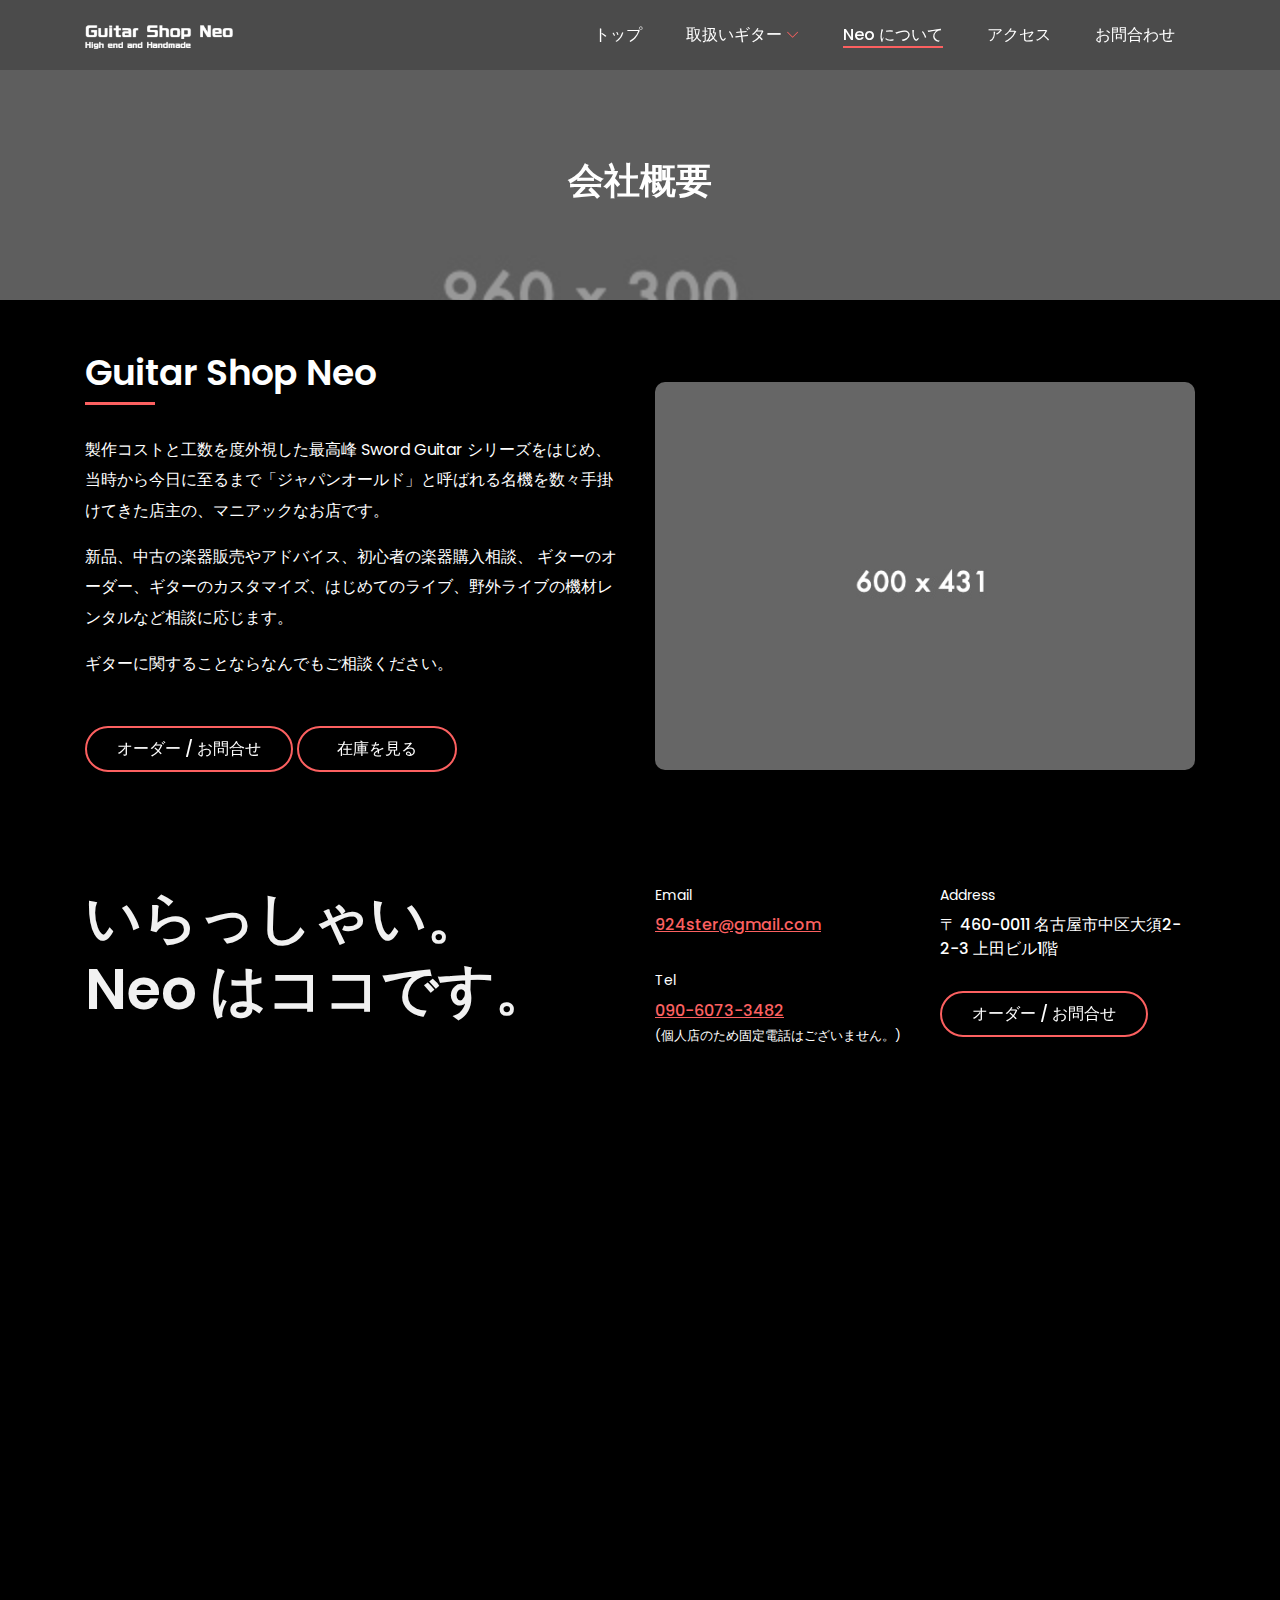
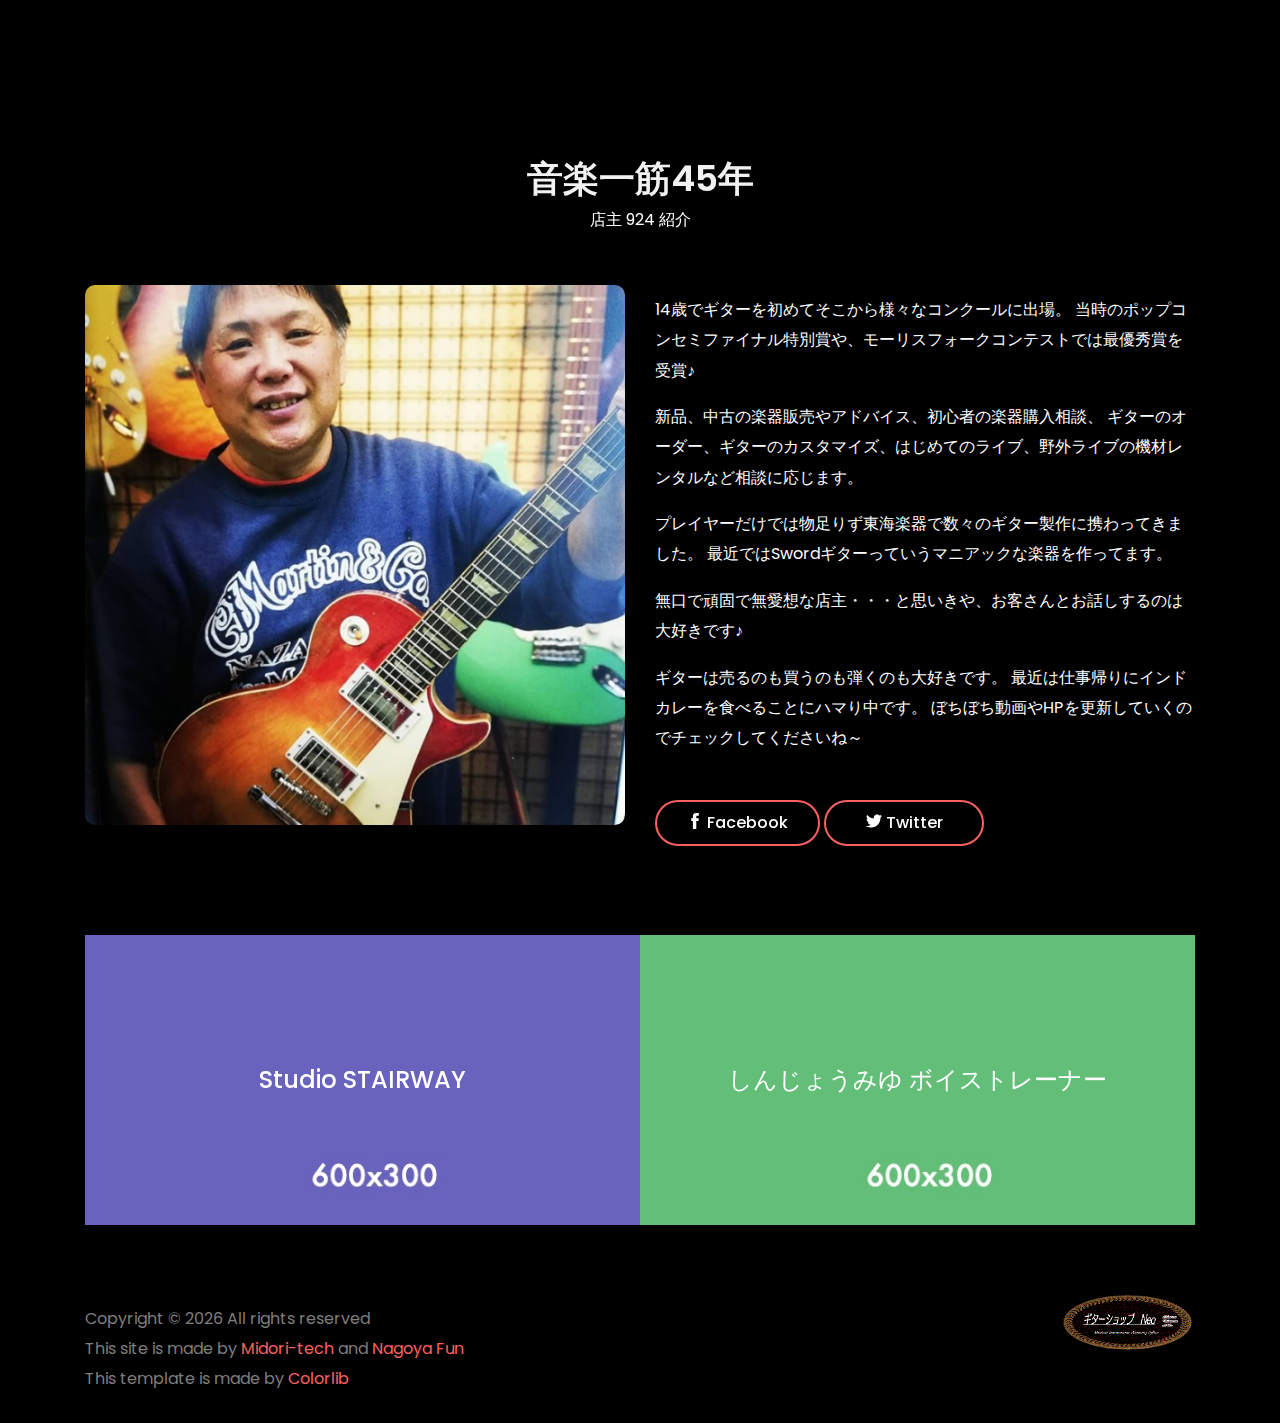
<file: 924/about.html>
<!DOCTYPE html>
<html lang="ja">

<head>
    <meta charset="UTF-8">
    <meta name="description" content="Professional and High end Guitar Shop - 製作コストと工数を度外視した最高峰 Sword Guitar シリーズをはじめ、当時から今日に至るまで「ジャパンオールド」と呼ばれる名機を数々手掛けてきた店主の、マニアックなお店です。">
    <meta http-equiv="X-UA-Compatible" content="IE=edge">
    <meta name="viewport" content="width=device-width, initial-scale=1, shrink-to-fit=no">

    <!-- Title -->
    <title>会社概要 - Guitar Shop Neo</title>

    <!-- Favicon -->
    <link rel="icon" href="./img/core-img/favicon.png">

    <!-- Stylesheet -->
    <link rel="stylesheet" href="style.css">

</head>

<body>
    <!-- Preloader -->
    <div id="preloader">
        <div class="loader"></div>
    </div>
    <!-- /Preloader -->

    <!-- Header Area Start -->
    <header class="header-area">
        <!-- Main Header Start -->
        <div class="main-header-area">
            <div class="classy-nav-container breakpoint-off">
                <div class="container">
                    <!-- Classy Menu -->
                    <nav class="classy-navbar justify-content-between" id="alimeNav">

                        <!-- Logo -->
                        <a class="nav-brand" href="./index.html" style="max-width: 150px;"><img src="./img/core-img/logo.png"></a>

                        <!-- Navbar Toggler -->
                        <div class="classy-navbar-toggler">
                            <span class="navbarToggler"><span></span><span></span><span></span></span>
                        </div>

                        <!-- Menu -->
                        <div class="classy-menu">
                            <!-- Menu Close Button -->
                            <div class="classycloseIcon">
                                <div class="cross-wrap"><span class="top"></span><span class="bottom"></span></div>
                            </div>
                            <!-- Nav Start -->
                            <div class="classynav">
                                <ul id="nav">
                                    <li><a href="./index.html">トップ</a></li>
                                    <li><a href="#">取扱いギター</a>
                                        <ul class="dropdown">
                                            <li><a href="./sword.html">- Sword series</a></li>
                                            <li><a href="./acoustic.html">- High end Acoustic</a></li>
                                            <li><a href="./neoselect.html">- Neo Select</a></li>
                                            <li><a href="https://www.j-guitar.com/shop/detail.php?shop_id=101" target="_blank">- 販売・在庫</a></li>
                                        </ul>
                                    </li>
                                    <li class="active"><a href="./about.html">Neo について</a></li>
                                    <li><a href="./about.html#access">アクセス</a></li>
                                    <li><a href="https://ws.formzu.net/dist/S12343564/" target="_blank">お問合わせ</a></li>
                                </ul>
                            </div>
                            <!-- Nav End -->
                        </div>
                    </nav>
                </div>
            </div>
        </div>
    </header>
    <!-- Header Area End -->

    <!-- Breadcrumb Area Start -->
    <section class="breadcrumb-area bg-img bg-overlay jarallax" style="background-image: url(img/bg-img/sample-960x300.jpg);">
        <div class="container h-100">
            <div class="row h-100 align-items-center">
                <div class="col-12">
                    <div class="breadcrumb-content text-center">
                        <h2 class="page-title">会社概要</h2>
                    </div>
                </div>
            </div>
        </div>
    </section>
    <!-- Breadcrumb Area End -->

    <!-- About Us Area Start -->
    <div class="about-us-area pt-50 clearfix">
        <div class="container">
            <div class="row align-items-center">
                <div class="col-12 col-lg-6">
                    <div class="about-us-content mb-30">
                        <h3>Guitar Shop Neo</h3>
                        <div class="line"></div>
                        <p>
                            製作コストと工数を度外視した最高峰 Sword Guitar シリーズをはじめ、
                            当時から今日に至るまで「ジャパンオールド」と呼ばれる名機を数々手掛けてきた店主の、マニアックなお店です。
                        </p>
                        <p>
                            新品、中古の楽器販売やアドバイス、初心者の楽器購入相談、
                            ギターのオーダー、ギターのカスタマイズ、はじめてのライブ、野外ライブの機材レンタルなど相談に応じます。
                        </p>
                        <p>
                            ギターに関することならなんでもご相談ください。
                        </p>
                        <a class="btn alime-btn btn-1 mt-30" href="https://ws.formzu.net/dist/S12343564/" target="_blank">
                            オーダー / お問合せ
                        </a>
                        <a class="btn alime-btn btn-1 mt-30" href="https://www.j-guitar.com/shop/detail.php?shop_id=101" target="_blank">
                            在庫を見る
                        </a>
                    </div>
                </div>
                <div class="col-12 col-lg-6">
                    <div class="about-video-area">
                        <img src="img/bg-img/sample-600x431.jpg" alt="">
                    </div>
                </div>
            </div>
        </div>
    </div>
    <!-- About Us Area End -->

    <!-- Contact Area Start -->
    <div id="access" class="contact-area section-padding-80-0">
        <div class="container">
            <div class="row">
                <div class="col-12 col-lg-6">
                    <h2 class="contact-title mb-30">いらっしゃい。<br/>Neo はココです。</h2>
                </div>
                <div class="col-12 col-md-6 col-lg-3">
                    <!-- Contact Info -->
                    <div class="contact-info mb-30">
                        <p>Email</p>
                        <a href="mailto:924ster@gmail.com" style="color: #fc6060; text-decoration: underline;">924ster@gmail.com</a>
                    </div>
                    <!-- Contact Info -->
                    <div class="contact-info mb-30">
                        <p>Tel</p>
                        <a href="tel:090-6073-3482" style="color: #fc6060; text-decoration: underline;">090-6073-3482</a>
                        <br />
                        <small style="color: #fff;">(個人店のため固定電話はございません。)</small>
                    </div>
                </div>
                <div class="col-12 col-md-6 col-lg-3">
                    <!-- Contact Info -->
                    <div class="contact-info mb-30">
                        <p>Address</p>
                        <a style="color: #fff;">〒 460-0011 名古屋市中区大須2-2-3 上田ビル1階</a>
                    </div>
                    <a class="btn alime-btn btn-1 mb-30" href="https://ws.formzu.net/dist/S12343564/" target="_blank">
                        オーダー / お問合せ
                    </a>
                </div>
            </div>
        </div>
    </div>
    <!-- Contact Area End -->

    <!-- Map Area Start -->
    <div class="map-area">
        <div class="container">
            <div id="map">
                <iframe
                    src="https://www.google.com/maps/embed?pb=!1m18!1m12!1m3!1d3261.788132240041!2d136.89728101525063!3d35.161904280318744!2m3!1f0!2f0!3f0!3m2!1i1024!2i768!4f13.1!3m3!1m2!1s0x6003772d8bd12ed3%3A0x594615a89bd5b88b!2z44Ku44K_44O844K344On44OD44OXIE5lbw!5e0!3m2!1sja!2sjp!4v1599239282485!5m2!1sja!2sjp"
                    width="600" height="450" frameborder="0" style="border:0;" allowfullscreen="" aria-hidden="false"
                    tabindex="0"></iframe>
            </div>
        </div>
    </div>
    <!-- Map Area End -->

    <!-- Follow Area Start -->
    <div class="follow-area section-padding-80-0 clearfix">
        <div class="container">
            <div class="row">
                <div class="col-12">
                    <div class="section-heading text-center">
                        <h2>音楽一筋45年</h2>
                        <p>店主 924 紹介</p>
                    </div>
                </div>
            </div>
        </div>

        <div class="container">
            <div class="row align-items-center">
                <div class="col-12 col-lg-6">
                    <div class="about-video-area mb-30">
                        <img src="img/bg-img/profile.jpg" alt="">
                    </div>
                </div>
                <div class="col-12 col-lg-6">
                    <div class="about-us-content">
                        <p>
                            14歳でギターを初めてそこから様々なコンクールに出場。
                            当時のポップコンセミファイナル特別賞や、モーリスフォークコンテストでは最優秀賞を受賞♪
                        </p>
                        <p>
                            新品、中古の楽器販売やアドバイス、初心者の楽器購入相談、
                            ギターのオーダー、ギターのカスタマイズ、はじめてのライブ、野外ライブの機材レンタルなど相談に応じます。
                        </p>
                        <p>
                            プレイヤーだけでは物足りず東海楽器で数々のギター製作に携わってきました。
                            最近ではSwordギターっていうマニアックな楽器を作ってます。
                        </p>
                        <p>
                            無口で頑固で無愛想な店主・・・と思いきや、お客さんとお話しするのは大好きです♪
                        </p>
                        <p>
                            ギターは売るのも買うのも弾くのも大好きです。
                            最近は仕事帰りにインドカレーを食べることにハマり中です。
                            ぼちぼち動画やHPを更新していくのでチェックしてくださいね～
                        </p>
                        <a class="btn alime-btn btn-1 mt-30" href="https://www.facebook.com/kunishi.furuhashi.7" target="_blank">
                            <i class="ti-facebook"></i> Facebook
                        </a>
                        <a class="btn alime-btn btn-1 mt-30" href="https://twitter.com/92gitaneo" target="_blank">
                            <i class="ti-twitter-alt"></i> Twitter
                        </a>
                    </div>
                </div>
            </div>
        </div>
    </div>
    <!-- Follow Area End -->

    <!-- Pager Area Start -->
    <div class="alime-pager-area section-padding-80-50">
        <div class="container">
            <div class="row no-gutters">
                <!-- Previous -->
                <div class="col-6">
                    <div onclick="openInBlankTab('http://www.studio-stairway.com/');" class="previous bg-img" style="background-image: url(img/bg-img/sample-600x300.jpg); cursor: pointer;">
                        <div class="overlay-content d-flex align-items-center justify-content-center">
                            <a href="http://www.studio-stairway.com/" class="post-title" target="_blank">
                                Studio STAIRWAY
                            </a>
                        </div>
                    </div>
                </div>
                <!-- Next -->
                <div class="col-6">
                    <div onclick="openInBlankTab('http://kuni924neo.jp/sub7.htm');" class="next bg-img" style="background-image: url(img/bg-img/sample-600x300-2.jpg); cursor: pointer;">
                        <div class="overlay-content d-flex align-items-center justify-content-center">
                            <a href="http://kuni924neo.jp/sub7.htm" class="post-title" target="_blank">
                                しんじょうみゆ ボイストレーナー
                            </a>
                        </div>
                    </div>
                </div>
            </div>
        </div>
    </div>
    <!-- Pager Area End -->

    <!-- Footer Area Start -->
    <footer class="footer-area">
        <div class="container">
            <div class="row">
                <div class="col-12">
                    <div class="footer-content d-flex align-items-center justify-content-between">
                        <!-- Copywrite Text -->
                        <div class="copywrite-text">
                            <p>
                                Copyright &copy;
                                <span id="full-year"></span> All rights reserved
                            </p>
                            <p>
                                This site is made by <a href="https://github.com/yuu-eguci" target="_blank">Midori-tech</a>
                                and <a href="https://nagoyafun.site/" target="_blank">Nagoya Fun</a>
                            </p>
                            <p>
                                <!-- Link back to Colorlib can't be removed. Template is licensed under CC BY 3.0. -->
                                This template is made by <a href="https://colorlib.com" target="_blank">Colorlib</a>
                                <!-- Link back to Colorlib can't be removed. Template is licensed under CC BY 3.0. -->
                            </p>
                        </div>
                        <!-- Footer Logo -->
                        <div class="footer-logo">
                            <a href="#"><img src="img/core-img/logo7.gif" alt style="padding-bottom: 50px;"></a>
                        </div>
                    </div>
                </div>
            </div>
        </div>
    </footer>
    <!-- Footer Area End -->

    <!-- **** All JS Files ***** -->
    <!-- jQuery 2.2.4 -->
    <script src="js/jquery.min.js"></script>
    <!-- Popper -->
    <script src="js/popper.min.js"></script>
    <!-- Bootstrap -->
    <script src="js/bootstrap.min.js"></script>
    <!-- All Plugins -->
    <script src="js/alime.bundle.js"></script>
    <!-- Active -->
    <script src="js/default-assets/active.js"></script>
    <!-- 全ページ共通の JS 処理です。 -->
    <script src="js/common.js"></script>

</body>

</html>
</file>
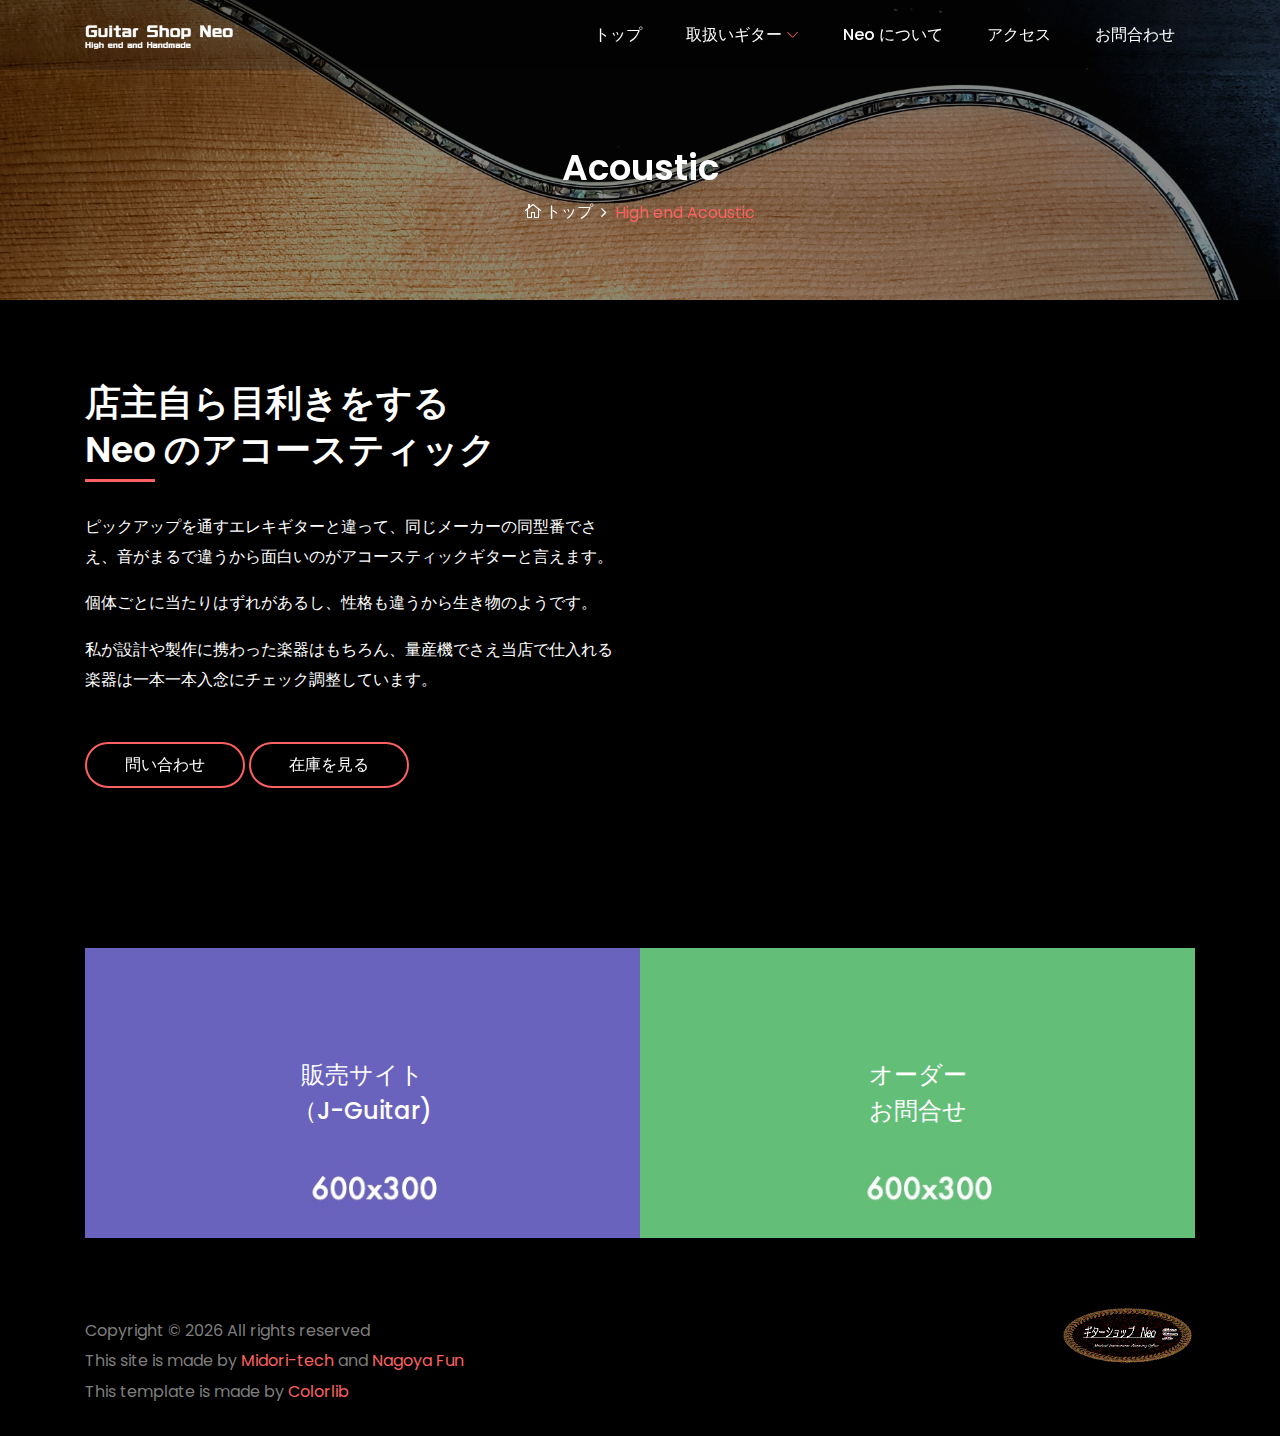
<file: 924/acoustic.html>
<!DOCTYPE html>
<html lang="ja">

<head>
    <meta charset="UTF-8">
    <meta name="description" content="">
    <meta http-equiv="X-UA-Compatible" content="IE=edge">
    <meta name="viewport" content="width=device-width, initial-scale=1, shrink-to-fit=no">

    <!-- Title -->
    <title>Acoustic Guitars - Guitar Shop Neo</title>

    <!-- Favicon -->
    <link rel="icon" href="./img/core-img/favicon.png">

    <!-- Stylesheet -->
    <link rel="stylesheet" href="style.css">

</head>

<body>
    <!-- Preloader -->
    <div id="preloader">
        <div class="loader"></div>
    </div>
    <!-- /Preloader -->

    <!-- Header Area Start -->
    <header class="header-area">
        <!-- Main Header Start -->
        <div class="main-header-area">
            <div class="classy-nav-container breakpoint-off">
                <div class="container">
                    <!-- Classy Menu -->
                    <nav class="classy-navbar justify-content-between" id="alimeNav">

                        <!-- Logo -->
                        <a class="nav-brand" href="./index.html" style="max-width: 150px;"><img src="./img/core-img/logo.png"></a>

                        <!-- Navbar Toggler -->
                        <div class="classy-navbar-toggler">
                            <span class="navbarToggler"><span></span><span></span><span></span></span>
                        </div>

                        <!-- Menu -->
                        <div class="classy-menu">
                            <!-- Menu Close Button -->
                            <div class="classycloseIcon">
                                <div class="cross-wrap"><span class="top"></span><span class="bottom"></span></div>
                            </div>
                            <!-- Nav Start -->
                            <div class="classynav">
                                <ul id="nav">
                                    <li><a href="./index.html">トップ</a></li>
                                    <li><a href="#">取扱いギター</a>
                                        <ul class="dropdown">
                                            <li><a href="./sword.html">- Sword series</a></li>
                                            <li class="active"><a href="./acoustic.html">- High end Acoustic</a></li>
                                            <li><a href="./neoselect.html">- Neo Select</a></li>
                                            <li><a href="https://www.j-guitar.com/shop/detail.php?shop_id=101" target="_blank">- 販売・在庫</a></li>
                                        </ul>
                                    </li>
                                    <li><a href="./about.html">Neo について</a></li>
                                    <li><a href="./about.html#access">アクセス</a></li>
                                    <li><a href="https://ws.formzu.net/dist/S12343564/" target="_blank">お問合わせ</a></li>
                                </ul>
                            </div>
                            <!-- Nav End -->
                        </div>
                    </nav>
                </div>
            </div>
        </div>
    </header>
    <!-- Header Area End -->

    <!-- Breadcrumb Area Start -->
    <section class="breadcrumb-area bg-img bg-overlay jarallax" style="background-image: url(img/bg-img/akogiyoko.jpg);">
        <div class="container h-100">
            <div class="row h-100 align-items-center">
                <div class="col-12">
                    <div class="breadcrumb-content text-center">
                        <h1 class="page-title">Acoustic</h1>
                        <nav aria-label="breadcrumb">
                            <ol class="breadcrumb justify-content-center">
                                <li class="breadcrumb-item"><a href="index.html"><i class="icon_house_alt"></i> トップ</a></li>
                                <li class="breadcrumb-item active" aria-current="page">High end Acoustic</li>
                            </ol>
                        </nav>
                    </div>
                </div>
            </div>
        </div>
    </section>
    <!-- Breadcrumb Area End -->

    <!-- About Us Area Start -->
    <div class="about-us-area section-padding-80-0 clearfix">
        <div class="container">
            <div class="row align-items-center">
                <div class="col-12 col-lg-6">
                    <div class="about-us-content mb-80">
                        <h3>店主自ら目利きをする<br>Neo のアコースティック</h3>
                        <div class="line"></div>
                        <p>ピックアップを通すエレキギターと違って、同じメーカーの同型番でさえ、音がまるで違うから面白いのがアコースティックギターと言えます。</p>
                        <p>個体ごとに当たりはずれがあるし、性格も違うから生き物のようです。</p>
                        <p>私が設計や製作に携わった楽器はもちろん、量産機でさえ当店で仕入れる楽器は一本一本入念にチェック調整しています。</p>
                        <a class="btn alime-btn btn-1 mt-30" href="https://ws.formzu.net/dist/S12343564/" target="_blank">問い合わせ</a>
                        <a class="btn alime-btn btn-1 mt-30" href="https://www.j-guitar.com/products/list.php?shop_id=101" target="_blank">在庫を見る</a>
                    </div>
                </div>
                <iframe width="500" height="315" src="https://www.youtube.com/embed/dv6gyHbogFs" frameborder="0" allow="accelerometer; autoplay; encrypted-media; gyroscope; picture-in-picture" allowfullscreen></iframe>
            </div>
        </div>
    </div>
                <!-- About Us Area End -->

        <!-- Pager Area Start -->
    <div class="alime-pager-area section-padding-80-50">
        <div class="container">
            <div class="row no-gutters">
                <!-- Previous -->
                <div class="col-6">
                    <div onclick="openInBlankTab('https://www.j-guitar.com/shop/detail.php?shop_id=101');" class="previous bg-img" style="background-image: url(img/bg-img/sample-600x300.jpg); cursor: pointer;">
                        <div class="overlay-content d-flex align-items-center justify-content-center">
                            <a href="https://www.j-guitar.com/shop/detail.php?shop_id=101" class="post-title" target="_blank">
                                販売サイト<br>（J-Guitar)
                            </a>
                        </div>
                    </div>
                </div>
                <!-- Next -->
                <div class="col-6">
                    <div onclick="openInBlankTab('https://ws.formzu.net/dist/S12343564/');" class="next bg-img" style="background-image: url(img/bg-img/sample-600x300-2.jpg); cursor: pointer;">
                        <div class="overlay-content d-flex align-items-center justify-content-center">
                            <a href="https://ws.formzu.net/dist/S12343564/" class="post-title" target="_blank">
                                オーダー<br>お問合せ
                            </a>
                        </div>
                    </div>
                </div>
            </div>
        </div>
    </div>
    <!-- Pager Area End -->

    <!-- Footer Area Start -->
    <footer class="footer-area">
        <div class="container">
            <div class="row">
                <div class="col-12">
                    <div class="footer-content d-flex align-items-center justify-content-between">
                        <!-- Copywrite Text -->
                        <div class="copywrite-text">
                            <p>
                                Copyright &copy;
                                <span id="full-year"></span> All rights reserved
                            </p>
                            <p>
                                This site is made by <a href="https://github.com/yuu-eguci" target="_blank">Midori-tech</a>
                                and <a href="https://nagoyafun.site/" target="_blank">Nagoya Fun</a>
                            </p>
                            <p>
                                <!-- Link back to Colorlib can't be removed. Template is licensed under CC BY 3.0. -->
                                This template is made by <a href="https://colorlib.com" target="_blank">Colorlib</a>
                                <!-- Link back to Colorlib can't be removed. Template is licensed under CC BY 3.0. -->
                            </p>
                        </div>
                        <!-- Footer Logo -->
                        <div class="footer-logo">
                            <a href="#"><img src="img/core-img/logo7.gif" alt style="padding-bottom: 50px;"></a>
                        </div>
                    </div>
                </div>
            </div>
        </div>
    </footer>
    <!-- Footer Area End -->

    <!-- **** All JS Files ***** -->
    <!-- jQuery 2.2.4 -->
    <script src="js/jquery.min.js"></script>
    <!-- Popper -->
    <script src="js/popper.min.js"></script>
    <!-- Bootstrap -->
    <script src="js/bootstrap.min.js"></script>
    <!-- All Plugins -->
    <script src="js/alime.bundle.js"></script>
    <!-- Active -->
    <script src="js/default-assets/active.js"></script>
    <!-- 全ページ共通の JS 処理です。 -->
    <script src="js/common.js"></script>

</body>

</html>
</file>
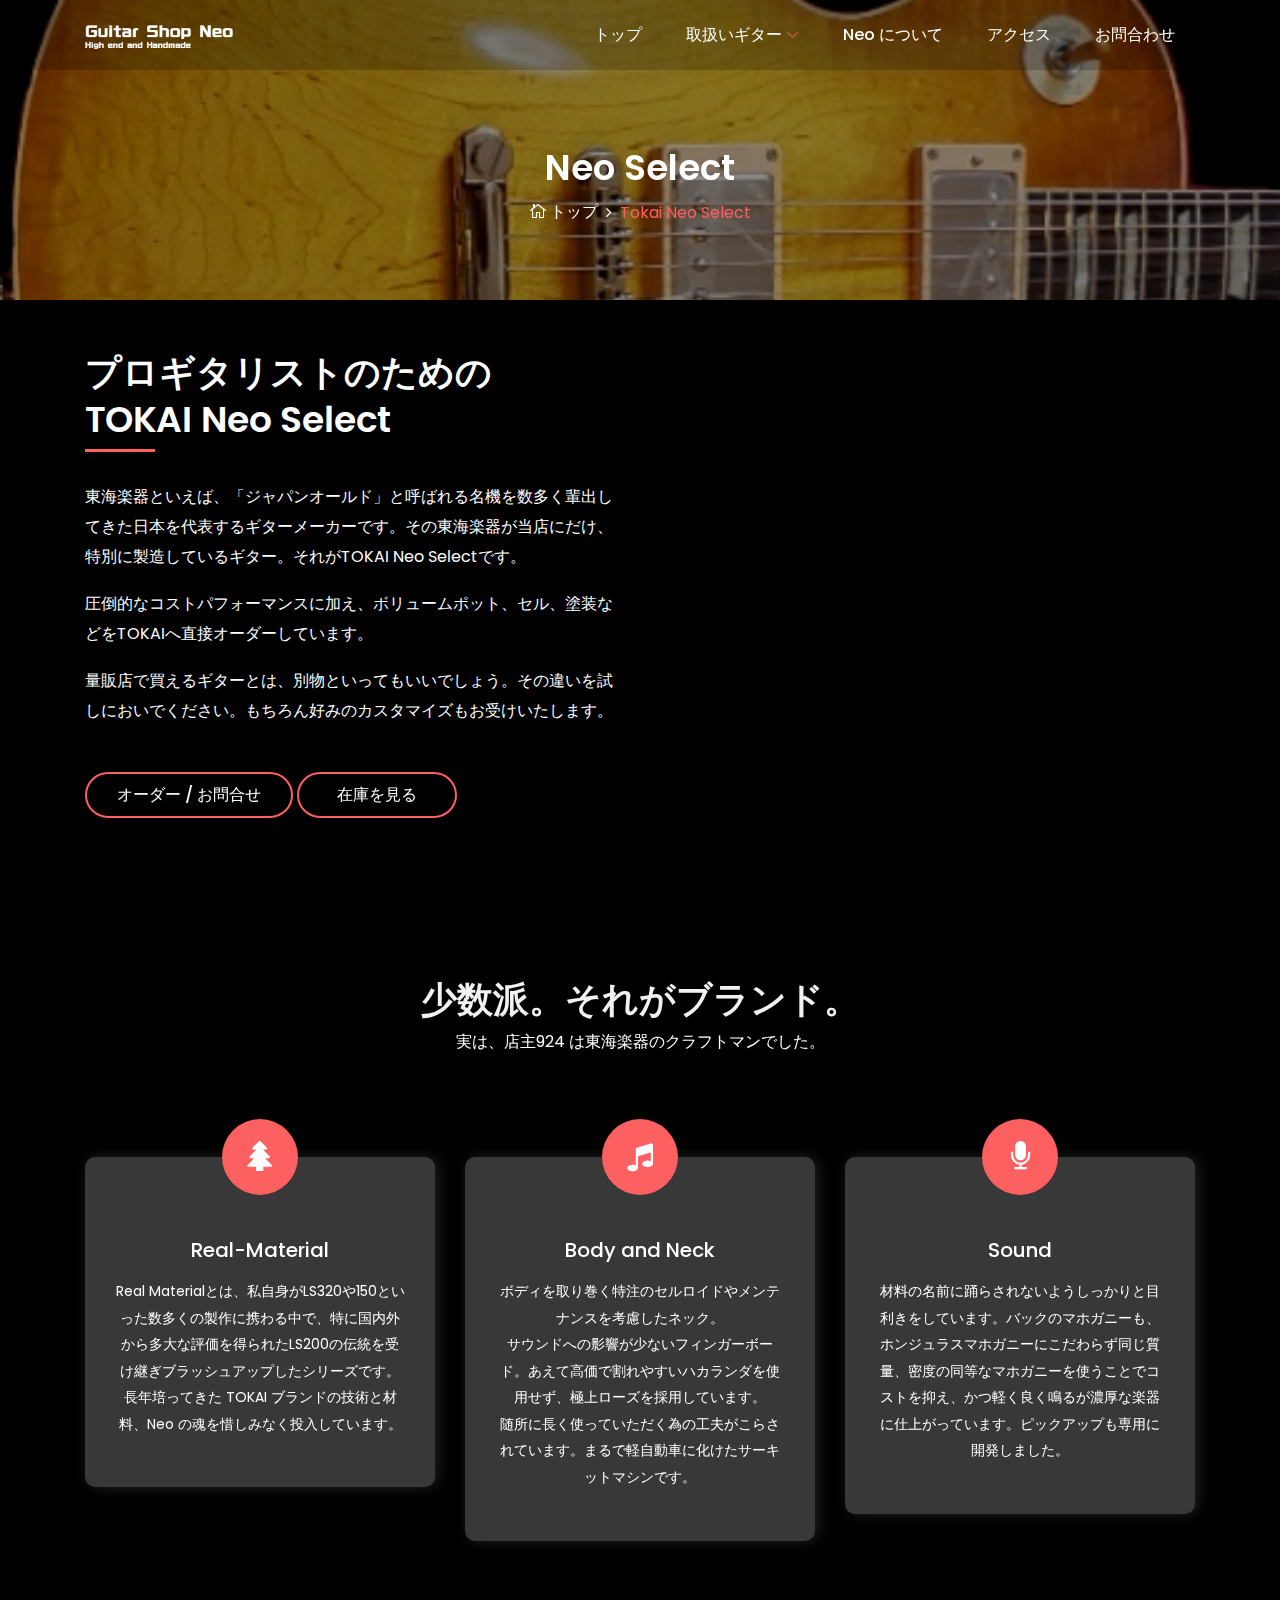
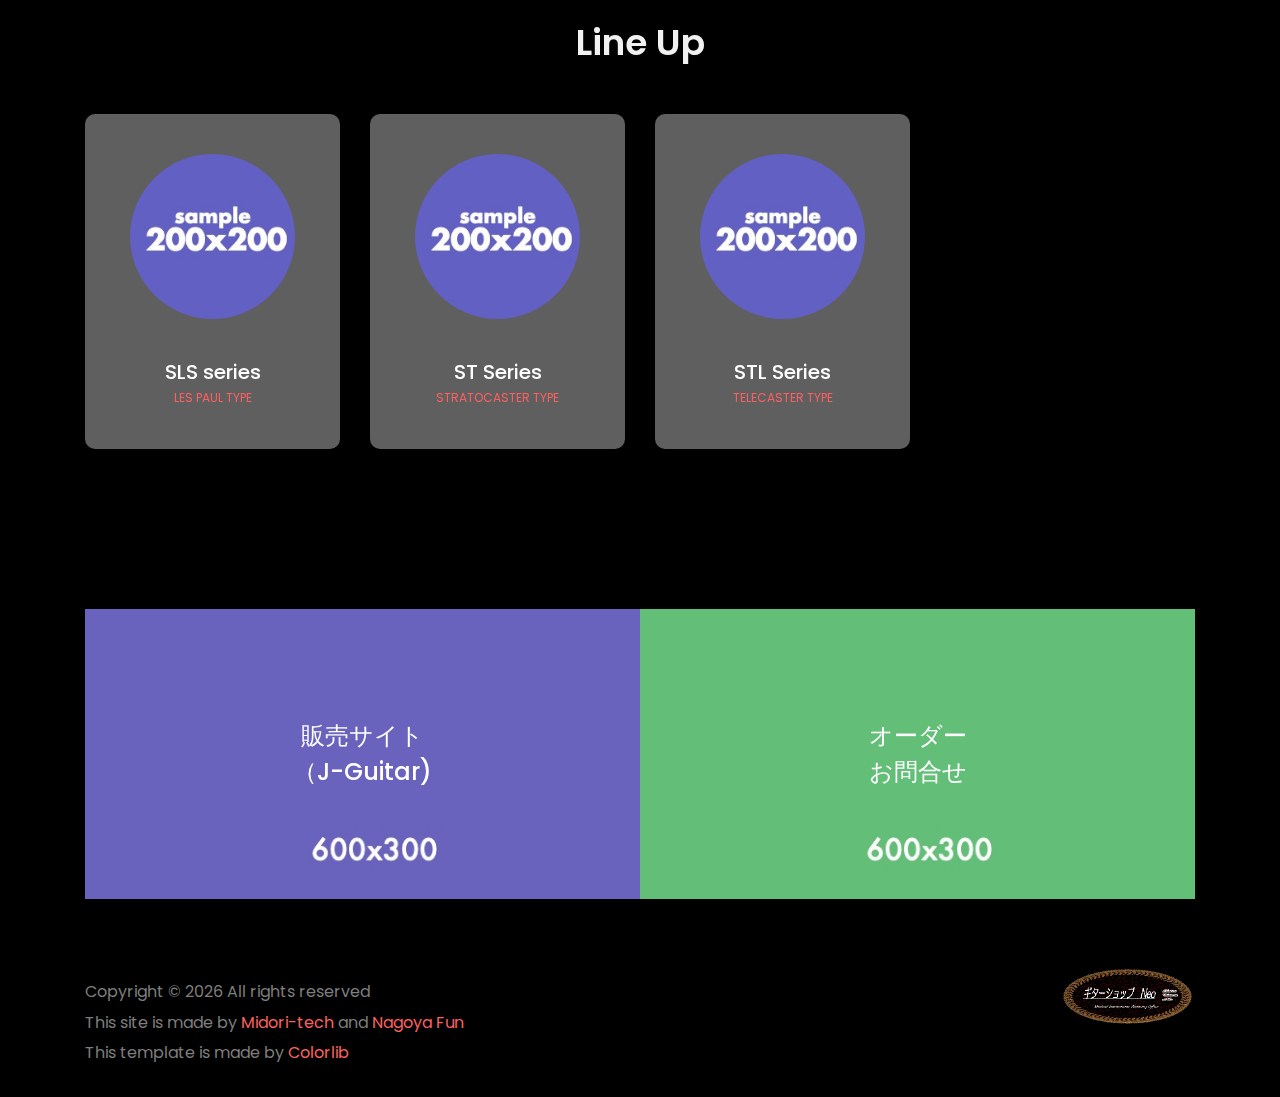
<file: 924/neoselect.html>
<!DOCTYPE html>
<html lang="ja">

<head>
    <meta charset="UTF-8">
    <meta name="description" content="">
    <meta http-equiv="X-UA-Compatible" content="IE=edge">
    <meta name="viewport" content="width=device-width, initial-scale=1, shrink-to-fit=no">

    <!-- Title -->
    <title>Neo select Guitars - Guitar Shop Neo</title>

    <!-- Favicon -->
    <link rel="icon" href="./img/core-img/favicon.png">

    <!-- Stylesheet -->
    <link rel="stylesheet" href="style.css">

</head>

<body>
    <!-- Preloader -->
    <div id="preloader">
        <div class="loader"></div>
    </div>
    <!-- /Preloader -->

    <!-- Header Area Start -->
    <header class="header-area">
        <!-- Main Header Start -->
        <div class="main-header-area">
            <div class="classy-nav-container breakpoint-off">
                <div class="container">
                    <!-- Classy Menu -->
                    <nav class="classy-navbar justify-content-between" id="alimeNav">

                        <!-- Logo -->
                        <a class="nav-brand" href="./index.html" style="max-width: 150px;"><img src="./img/core-img/logo.png"></a>

                        <!-- Navbar Toggler -->
                        <div class="classy-navbar-toggler">
                            <span class="navbarToggler"><span></span><span></span><span></span></span>
                        </div>

                        <!-- Menu -->
                        <div class="classy-menu">
                            <!-- Menu Close Button -->
                            <div class="classycloseIcon">
                                <div class="cross-wrap"><span class="top"></span><span class="bottom"></span></div>
                            </div>
                            <!-- Nav Start -->
                            <div class="classynav">
                                <ul id="nav">
                                    <li><a href="./index.html">トップ</a></li>
                                    <li><a href="#">取扱いギター</a>
                                        <ul class="dropdown">
                                            <li><a href="./sword.html">- Sword series</a></li>
                                            <li><a href="./acoustic.html">- High end Acoustic</a></li>
                                            <li class="active"><a href="./neoselect.html">- Neo Select</a></li>
                                            <li><a href="https://www.j-guitar.com/shop/detail.php?shop_id=101" target="_blank">- 販売・在庫</a></li>
                                        </ul>
                                    </li>
                                    <li><a href="./about.html">Neo について</a></li>
                                    <li><a href="./about.html#access">アクセス</a></li>
                                    <li><a href="https://ws.formzu.net/dist/S12343564/" target="_blank">お問合わせ</a></li>
                                </ul>
                            </div>
                            <!-- Nav End -->
                        </div>
                    </nav>
                </div>
            </div>
        </div>
    </header>
    <!-- Header Area End -->

    <!-- Breadcrumb Area Start -->
    <section class="breadcrumb-area bg-img bg-overlay jarallax" style="background-image: url(img/bg-img/neoselect.jpg);">
        <div class="container h-100">
            <div class="row h-100 align-items-center">
                <div class="col-12">
                    <div class="breadcrumb-content text-center">
                        <h1 class="page-title">Neo Select</h1>
                        <nav aria-label="breadcrumb">
                            <ol class="breadcrumb justify-content-center">
                                <li class="breadcrumb-item"><a href="index.html"><i class="icon_house_alt"></i> トップ</a></li>
                                <li class="breadcrumb-item active" aria-current="page">Tokai Neo Select</li>
                            </ol>
                        </nav>
                    </div>
                </div>
            </div>
        </div>
    </section>
    <!-- Breadcrumb Area End -->

    <!-- About Us Area Start -->
    <div class="about-us-area pt-50 clearfix">
        <div class="container">
            <div class="row align-items-center">
                <div class="col-12 col-lg-6">
                    <div class="about-us-content mb-80">
                        <h3>プロギタリストのための<br>TOKAI Neo Select</h3>
                        <div class="line"></div>
                        <p>東海楽器といえば、「ジャパンオールド」と呼ばれる名機を数多く輩出してきた日本を代表するギターメーカーです。その東海楽器が当店にだけ、特別に製造しているギター。それがTOKAI Neo Selectです。</p>
                        <p>圧倒的なコストパフォーマンスに加え、ボリュームポット、セル、塗装などをTOKAIへ直接オーダーしています。</p>
                        <p>量販店で買えるギターとは、別物といってもいいでしょう。その違いを試しにおいでください。もちろん好みのカスタマイズもお受けいたします。</p>
                        <a class="btn alime-btn btn-1 mt-30" href="https://ws.formzu.net/dist/S12343564/" target="_blank">
                            オーダー / お問合せ
                        </a>
                        <a class="btn alime-btn btn-1 mt-30" href="https://www.j-guitar.com/shop/detail.php?shop_id=101" target="_blank">
                            在庫を見る
                        </a>
                    </div>
                </div>
                <iframe width="500" height="315" src="https://www.youtube.com/embed/dv6gyHbogFs" frameborder="0"
                    allow="accelerometer; autoplay; encrypted-media; gyroscope; picture-in-picture" allowfullscreen></iframe>
            </div>
        </div>
    </div>
    <!-- About Us Area End -->

    <!-- Why Choose Us Area Start -->
    <section class="why-choose-us-area bg-gray section-padding-80-0 clearfix">
        <div class="container">
            <div class="row">
                <div class="col-12">
                    <div class="section-heading text-center">
                        <h2>少数派。それがブランド。</h2>
                        <p>実は、店主924 は東海楽器のクラフトマンでした。</p>
                    </div>
                </div>
            </div>

            <div class="row">
                <!-- Single Why Choose Area -->
                <div class="col-md-6 col-lg-4">
                    <div class="why-choose-us-content text-center">
                        <div class="chosse-us-icon">
                            <i class="fa fa-tree" aria-hidden="true"></i>
                        </div>
                        <h4>Real-Material</h4>
                        <p>Real Materialとは、私自身がLS320や150といった数多くの製作に携わる中で、特に国内外から多大な評価を得られたLS200の伝統を受け継ぎブラッシュアップしたシリーズです。</p>
                        <p>長年培ってきた TOKAI ブランドの技術と材料、Neo の魂を惜しみなく投入しています。</p>
                    </div>
                </div>

                <!-- Single Why Choose Area -->
                <div class="col-md-6 col-lg-4">
                    <div class="why-choose-us-content text-center">
                        <div class="chosse-us-icon">
                            <i class="fa fa-music" aria-hidden="true"></i>
                        </div>
                        <h4>Body and Neck</h4>
                        <p>ボディを取り巻く特注のセルロイドやメンテナンスを考慮したネック。</p>
                        <p>サウンドへの影響が少ないフィンガーボード。あえて高価で割れやすいハカランダを使用せず、極上ローズを採用しています。</p>
                        <p>随所に長く使っていただく為の工夫がこらされています。まるで軽自動車に化けたサーキットマシンです。</p>
                    </div>
                </div>

                <!-- Single Why Choose Area -->
                <div class="col-md-6 col-lg-4">
                    <div class="why-choose-us-content text-center">
                        <div class="chosse-us-icon">
                            <i class="fa fa-microphone" aria-hidden="true"></i>
                        </div>
                        <h4>Sound</h4>
                        <p>材料の名前に踊らされないようしっかりと目利きをしています。バックのマホガニーも、ホンジュラスマホガニーにこだわらず同じ質量、密度の同等なマホガニーを使うことでコストを抑え、かつ軽く良く鳴るが濃厚な楽器に仕上がっています。ピックアップも専用に開発しました。</p>
                    </div>
                </div>
            </div>
        </div>
    </section>
    <!-- Why Choose  us Area End -->

    <!-- Our Team Area Start -->
    <section class="our-team-area section-padding-80-50">
        <div class="container">
            <div class="row">
                <div class="col-12">
                    <div class="section-heading text-center">
                        <h2>Line Up</h2>
                    </div>
                </div>
            </div>

            <div class="row">
                <!-- Team Member Area -->
                <div class="col-md-6 col-xl-3">
                    <div class="team-content-area text-center mb-30">
                        <div class="member-thumb">
                            <img src="img/bg-img/sample-200x200.jpg" alt="">
                        </div>
                        <h5>SLS series</h5>
                        <span>Les Paul Type</span>
                    </div>
                </div>

                <!-- Team Member Area -->
                <div class="col-md-6 col-xl-3">
                    <div class="team-content-area text-center mb-30">
                        <div class="member-thumb">
                            <img src="img/bg-img/sample-200x200.jpg" alt="">
                        </div>
                        <h5>ST Series</h5>
                        <span>Stratocaster Type</span>
                    </div>
                </div>
                <!-- Team Member Area -->
                <div class="col-md-6 col-xl-3">
                    <div class="team-content-area text-center mb-30">
                        <div class="member-thumb">
                            <img src="img/bg-img/sample-200x200.jpg" alt="">
                        </div>
                        <h5>STL Series</h5>
                        <span>Telecaster Type</span>
                    </div>
                </div>
            </div>
        </div>
    </section>
    <!-- Our Team Area End -->

    <!-- Pager Area Start -->
    <div class="alime-pager-area section-padding-80-50">
        <div class="container">
            <div class="row no-gutters">
                <!-- Previous -->
                <div class="col-6">
                    <div onclick="openInBlankTab('https://www.j-guitar.com/shop/detail.php?shop_id=101');" class="previous bg-img" style="background-image: url(img/bg-img/sample-600x300.jpg); cursor: pointer;">
                        <div class="overlay-content d-flex align-items-center justify-content-center">
                            <a href="https://www.j-guitar.com/shop/detail.php?shop_id=101" class="post-title" target="_blank">
                                販売サイト<br>（J-Guitar)
                            </a>
                        </div>
                    </div>
                </div>
                <!-- Next -->
                <div class="col-6">
                    <div onclick="openInBlankTab('https://ws.formzu.net/dist/S12343564/');" class="next bg-img" style="background-image: url(img/bg-img/sample-600x300-2.jpg); cursor: pointer;">
                        <div class="overlay-content d-flex align-items-center justify-content-center">
                            <a href="https://ws.formzu.net/dist/S12343564/" class="post-title" target="_blank">
                                オーダー<br>お問合せ
                            </a>
                        </div>
                    </div>
                </div>
            </div>
        </div>
    </div>
    <!-- Pager Area End -->

    <!-- Footer Area Start -->
    <footer class="footer-area">
        <div class="container">
            <div class="row">
                <div class="col-12">
                    <div class="footer-content d-flex align-items-center justify-content-between">
                        <!-- Copywrite Text -->
                        <div class="copywrite-text">
                            <p>
                                Copyright &copy;
                                <span id="full-year"></span> All rights reserved
                            </p>
                            <p>
                                This site is made by <a href="https://github.com/yuu-eguci" target="_blank">Midori-tech</a>
                                and <a href="https://nagoyafun.site/" target="_blank">Nagoya Fun</a>
                            </p>
                            <p>
                                <!-- Link back to Colorlib can't be removed. Template is licensed under CC BY 3.0. -->
                                This template is made by <a href="https://colorlib.com" target="_blank">Colorlib</a>
                                <!-- Link back to Colorlib can't be removed. Template is licensed under CC BY 3.0. -->
                            </p>
                        </div>
                        <!-- Footer Logo -->
                        <div class="footer-logo">
                            <a href="#"><img src="img/core-img/logo7.gif" alt style="padding-bottom: 50px;"></a>
                        </div>
                    </div>
                </div>
            </div>
        </div>
    </footer>
    <!-- Footer Area End -->

    <!-- **** All JS Files ***** -->
    <!-- jQuery 2.2.4 -->
    <script src="js/jquery.min.js"></script>
    <!-- Popper -->
    <script src="js/popper.min.js"></script>
    <!-- Bootstrap -->
    <script src="js/bootstrap.min.js"></script>
    <!-- All Plugins -->
    <script src="js/alime.bundle.js"></script>
    <!-- Active -->
    <script src="js/default-assets/active.js"></script>
    <!-- 全ページ共通の JS 処理です。 -->
    <script src="js/common.js"></script>

</body>

</html>
</file>
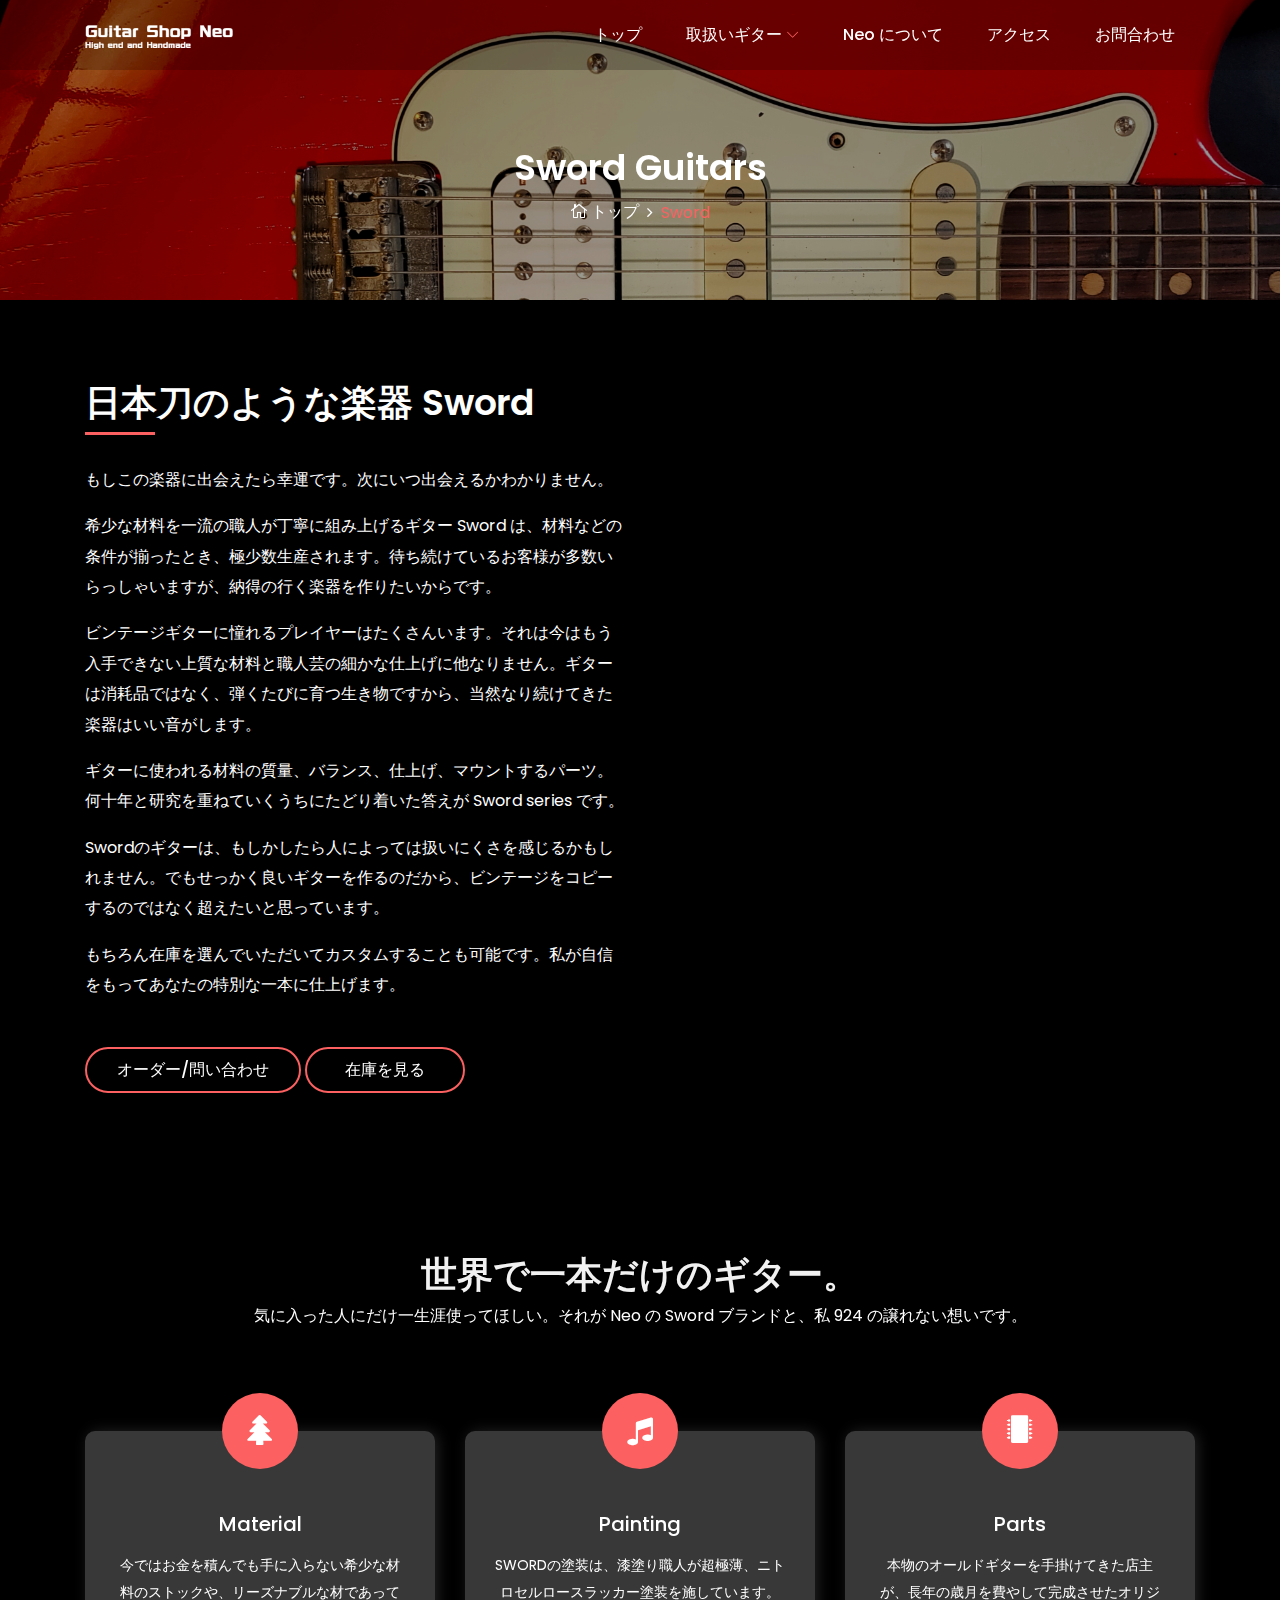
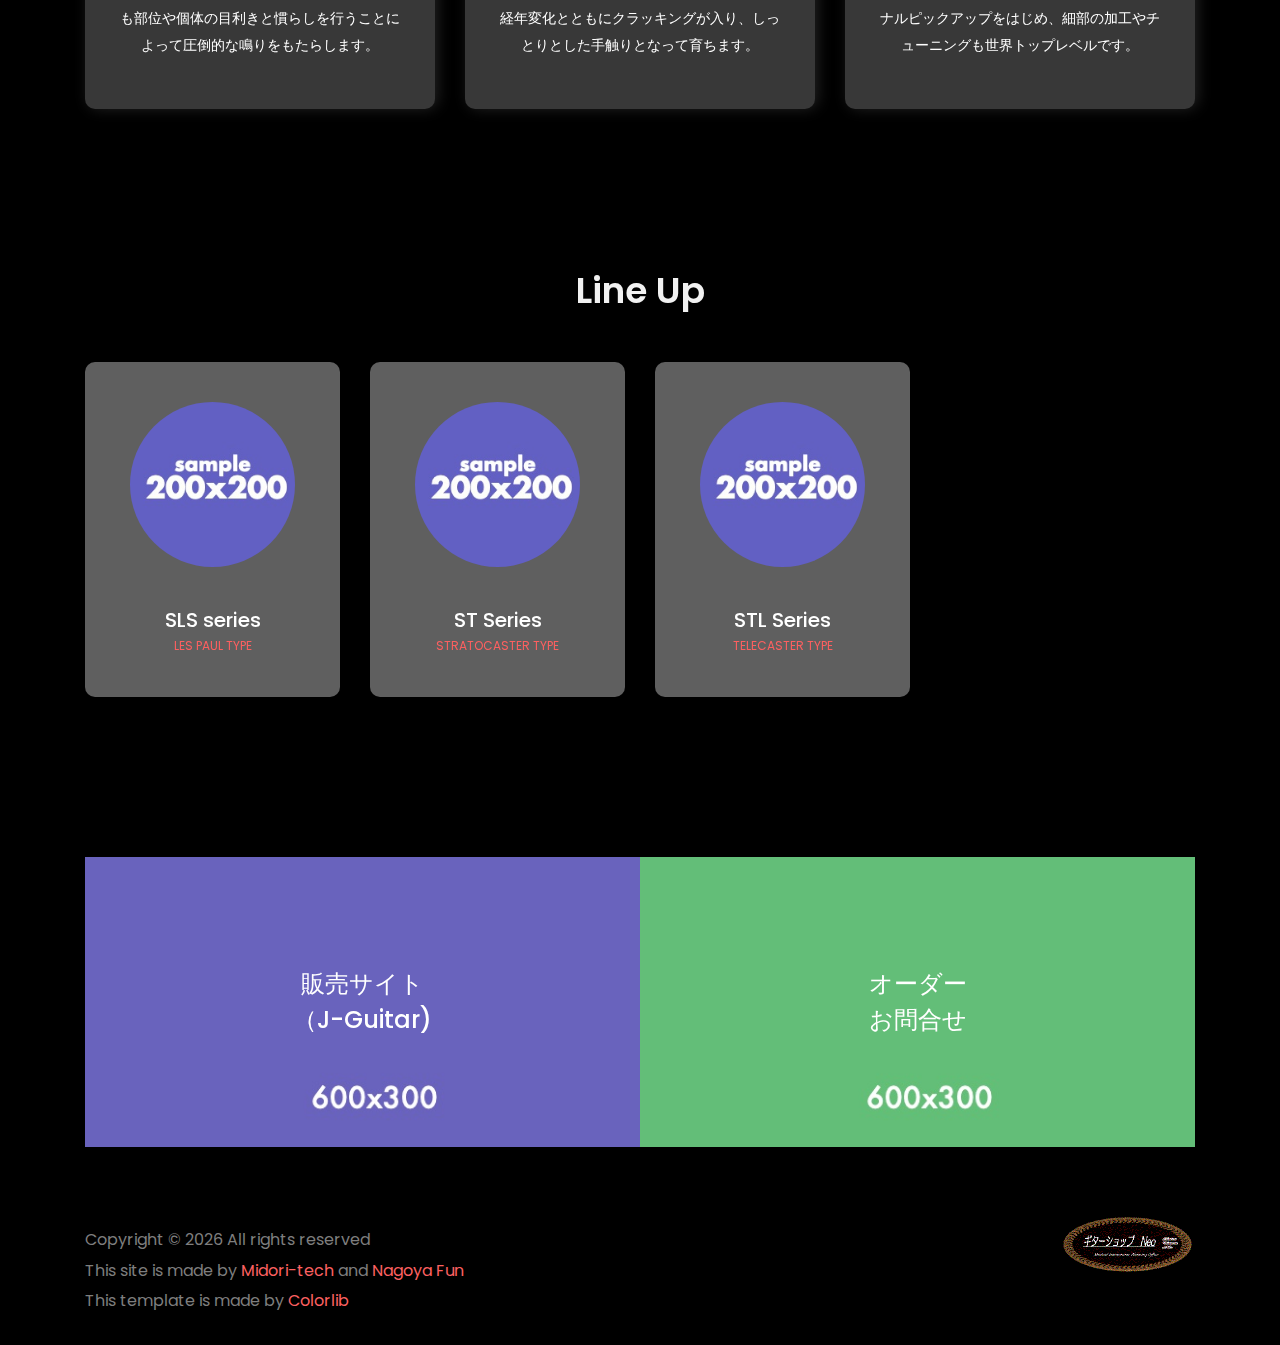
<file: 924/sword.html>
<!DOCTYPE html>
<html lang="ja">

<head>
    <meta charset="UTF-8">
    <meta name="description" content="">
    <meta http-equiv="X-UA-Compatible" content="IE=edge">
    <meta name="viewport" content="width=device-width, initial-scale=1, shrink-to-fit=no">

    <!-- Title -->
    <title>Sword Guitars - Guitar Shop Neo</title>

    <!-- Favicon -->
    <link rel="icon" href="./img/core-img/favicon.png">

    <!-- Stylesheet -->
    <link rel="stylesheet" href="style.css">

</head>

<body>
    <!-- Preloader -->
    <div id="preloader">
        <div class="loader"></div>
    </div>
    <!-- /Preloader -->

    <!-- Header Area Start -->
    <header class="header-area">
        <!-- Main Header Start -->
        <div class="main-header-area">
            <div class="classy-nav-container breakpoint-off">
                <div class="container">
                    <!-- Classy Menu -->
                    <nav class="classy-navbar justify-content-between" id="alimeNav">

                        <!-- Logo -->
                        <a class="nav-brand" href="./index.html" style="max-width: 150px;"><img src="./img/core-img/logo.png"></a>

                        <!-- Navbar Toggler -->
                        <div class="classy-navbar-toggler">
                            <span class="navbarToggler"><span></span><span></span><span></span></span>
                        </div>

                        <!-- Menu -->
                        <div class="classy-menu">
                            <!-- Menu Close Button -->
                            <div class="classycloseIcon">
                                <div class="cross-wrap"><span class="top"></span><span class="bottom"></span></div>
                            </div>
                            <!-- Nav Start -->
                            <div class="classynav">
                                <ul id="nav">
                                    <li><a href="./index.html">トップ</a></li>
                                    <li><a href="#">取扱いギター</a>
                                        <ul class="dropdown">
                                            <li class="active"><a href="./sword.html">- Sword series</a></li>
                                            <li><a href="./acoustic.html">- High end Acoustic</a></li>
                                            <li><a href="./neoselect.html">- Neo Select</a></li>
                                            <li><a href="https://www.j-guitar.com/shop/detail.php?shop_id=101" target="_blank">- 販売・在庫</a></li>
                                        </ul>
                                    </li>
                                    <li><a href="./about.html">Neo について</a></li>
                                    <li><a href="./about.html#access">アクセス</a></li>
                                    <li><a href="https://ws.formzu.net/dist/S12343564/" target="_blank">お問合わせ</a></li>
                                </ul>
                            </div>
                            <!-- Nav End -->
                        </div>
                    </nav>
                </div>
            </div>
        </div>
    </header>
    <!-- Header Area End -->

    <!-- Breadcrumb Area Start -->
    <section class="breadcrumb-area bg-img bg-overlay jarallax" style="background-image: url(img/bg-img/guitar3.jpg);">
        <div class="container h-100">
            <div class="row h-100 align-items-center">
                <div class="col-12">
                    <div class="breadcrumb-content text-center">
                        <h1 class="page-title">Sword Guitars</h1>
                        <nav aria-label="breadcrumb">
                            <ol class="breadcrumb justify-content-center">
                                <li class="breadcrumb-item"><a href="index.html"><i class="icon_house_alt"></i> トップ</a></li>
                                <li class="breadcrumb-item active" aria-current="page">Sword</li>
                            </ol>
                        </nav>
                    </div>
                </div>
            </div>
        </div>
    </section>
    <!-- Breadcrumb Area End -->

    <!-- About Us Area Start -->
    <div class="about-us-area section-padding-80-0 clearfix">
        <div class="container">
            <div class="row align-items-center">
                <div class="col-12 col-lg-6">
                    <div class="about-us-content mb-80">
                        <h3>日本刀のような楽器 Sword</h3>
                        <div class="line"></div>
                        <p>もしこの楽器に出会えたら幸運です。次にいつ出会えるかわかりません。</p>
                        <p>希少な材料を一流の職人が丁寧に組み上げるギター Sword は、材料などの条件が揃ったとき、極少数生産されます。待ち続けているお客様が多数いらっしゃいますが、納得の行く楽器を作りたいからです。</p>
                        <p>ビンテージギターに憧れるプレイヤーはたくさんいます。それは今はもう入手できない上質な材料と職人芸の細かな仕上げに他なりません。ギターは消耗品ではなく、弾くたびに育つ生き物ですから、当然なり続けてきた楽器はいい音がします。</p>
                        <p>ギターに使われる材料の質量、バランス、仕上げ、マウントするパーツ。何十年と研究を重ねていくうちにたどり着いた答えが Sword series です。</p>
                        <p>Swordのギターは、もしかしたら人によっては扱いにくさを感じるかもしれません。でもせっかく良いギターを作るのだから、ビンテージをコピーするのではなく超えたいと思っています。</p>
                        <p>もちろん在庫を選んでいただいてカスタムすることも可能です。私が自信をもってあなたの特別な一本に仕上げます。</p>
                        <a class="btn alime-btn btn-1 mt-30" href="https://ws.formzu.net/dist/S12343564/" target="_blank">オーダー/問い合わせ</a>
                        <a class="btn alime-btn btn-1 mt-30" href="https://www.j-guitar.com/shop/detail.php?shop_id=101" target="_blank">在庫を見る</a>
                    </div>
                </div>
                <iframe width="560" height="315" src="https://www.youtube.com/embed/eocI_tuG_rQ" frameborder="0"
                    allow="accelerometer; autoplay; clipboard-write; encrypted-media; gyroscope; picture-in-picture"
                    allowfullscreen></iframe>
            </div>
        </div>
    </div>
    <!-- About Us Area End -->

    <!-- Why Choose Us Area Start -->
    <section class="why-choose-us-area bg-gray section-padding-80-0 clearfix">
        <div class="container">
            <div class="row">
                <div class="col-12">
                    <div class="section-heading text-center">
                        <h2>世界で一本だけのギター。</h2>
                        <p>気に入った人にだけ一生涯使ってほしい。それが Neo の Sword ブランドと、私 924 の譲れない想いです。</p>
                    </div>
                </div>
            </div>

            <div class="row">
                <!-- Single Why Choose Area -->
                <div class="col-md-6 col-lg-4">
                    <div class="why-choose-us-content text-center mb-80">
                        <div class="chosse-us-icon">
                            <i class="fa fa-tree" aria-hidden="true"></i>
                        </div>
                        <h4>Material</h4>
                        <p>今ではお金を積んでも手に入らない希少な材料のストックや、リーズナブルな材であっても部位や個体の目利きと慣らしを行うことによって圧倒的な鳴りをもたらします。</p>
                    </div>
                </div>

                <!-- Single Why Choose Area -->
                <div class="col-md-6 col-lg-4">
                    <div class="why-choose-us-content text-center mb-80">
                        <div class="chosse-us-icon">
                            <i class="fa fa-music" aria-hidden="true"></i>
                        </div>
                        <h4>Painting</h4>
                        <p>SWORDの塗装は、漆塗り職人が超極薄、ニトロセルロースラッカー塗装を施しています。経年変化とともにクラッキングが入り、しっとりとした手触りとなって育ちます。</p>
                    </div>
                </div>

                <!-- Single Why Choose Area -->
                <div class="col-md-6 col-lg-4">
                    <div class="why-choose-us-content text-center mb-80">
                        <div class="chosse-us-icon">
                            <i class="fa fa-microchip" aria-hidden="true"></i>
                        </div>
                        <h4>Parts</h4>
                        <p>本物のオールドギターを手掛けてきた店主が、長年の歳月を費やして完成させたオリジナルピックアップをはじめ、細部の加工やチューニングも世界トップレベルです。</p>
                    </div>
                </div>
            </div>
        </div>
    </section>
    <!-- Why Choose  us Area End -->

    <!-- Our Team Area Start -->
    <section class="our-team-area section-padding-80-50">
        <div class="container">
            <div class="row">
                <div class="col-12">
                    <div class="section-heading text-center">
                        <h2>Line Up</h2>
                    </div>
                </div>
            </div>

            <div class="row">
                <div class="col-md-6 col-xl-3">
                    <div class="team-content-area text-center mb-30">
                        <div class="member-thumb">
                            <img src="img/bg-img/sample-200x200.jpg" alt="">
                        </div>
                        <h5>SLS series</h5>
                        <span>Les Paul Type</span>
                    </div>
                </div>

                <div class="col-md-6 col-xl-3">
                    <div class="team-content-area text-center mb-30">
                        <div class="member-thumb">
                            <img src="img/bg-img/sample-200x200.jpg" alt="">
                        </div>
                        <h5>ST Series</h5>
                        <span>Stratocaster Type</span>
                    </div>
                </div>

                <div class="col-md-6 col-xl-3">
                    <div class="team-content-area text-center mb-30">
                        <div class="member-thumb">
                            <img src="img/bg-img/sample-200x200.jpg" alt="">
                        </div>
                        <h5>STL Series</h5>
                        <span>Telecaster Type</span>
                    </div>
                </div>
            </div>
        </div>
    </section>
    <!-- Our Team Area End -->

   

        <!-- Pager Area Start -->
    <div class="alime-pager-area section-padding-80-50">
        <div class="container">
            <div class="row no-gutters">
                <!-- Previous -->
                <div class="col-6">
                    <div onclick="openInBlankTab('https://www.j-guitar.com/shop/detail.php?shop_id=101');" class="previous bg-img" style="background-image: url(img/bg-img/sample-600x300.jpg); cursor: pointer;">
                        <div class="overlay-content d-flex align-items-center justify-content-center">
                            <a href="https://www.j-guitar.com/shop/detail.php?shop_id=101" class="post-title" target="_blank">
                                販売サイト<br>（J-Guitar)
                            </a>
                        </div>
                    </div>
                </div>
                <!-- Next -->
                <div class="col-6">
                    <div onclick="openInBlankTab('https://ws.formzu.net/dist/S12343564/');" class="next bg-img" style="background-image: url(img/bg-img/sample-600x300-2.jpg); cursor: pointer;">
                        <div class="overlay-content d-flex align-items-center justify-content-center">
                            <a href="https://ws.formzu.net/dist/S12343564/" class="post-title" target="_blank">
                                オーダー<br>お問合せ
                            </a>
                        </div>
                    </div>
                </div>
            </div>
        </div>
    </div>
    <!-- Pager Area End -->

    <!-- Footer Area Start -->
    <footer class="footer-area">
        <div class="container">
            <div class="row">
                <div class="col-12">
                    <div class="footer-content d-flex align-items-center justify-content-between">
                        <!-- Copywrite Text -->
                        <div class="copywrite-text">
                            <p>
                                Copyright &copy;
                                <span id="full-year"></span> All rights reserved
                            </p>
                            <p>
                                This site is made by <a href="https://github.com/yuu-eguci" target="_blank">Midori-tech</a>
                                and <a href="https://nagoyafun.site/" target="_blank">Nagoya Fun</a>
                            </p>
                            <p>
                                <!-- Link back to Colorlib can't be removed. Template is licensed under CC BY 3.0. -->
                                This template is made by <a href="https://colorlib.com" target="_blank">Colorlib</a>
                                <!-- Link back to Colorlib can't be removed. Template is licensed under CC BY 3.0. -->
                            </p>
                        </div>
                        <!-- Footer Logo -->
                        <div class="footer-logo">
                            <a href="#"><img src="img/core-img/logo7.gif" alt style="padding-bottom: 50px;"></a>
                        </div>
                    </div>
                </div>
            </div>
        </div>
    </footer>
    <!-- Footer Area End -->

    <!-- **** All JS Files ***** -->
    <!-- jQuery 2.2.4 -->
    <script src="js/jquery.min.js"></script>
    <!-- Popper -->
    <script src="js/popper.min.js"></script>
    <!-- Bootstrap -->
    <script src="js/bootstrap.min.js"></script>
    <!-- All Plugins -->
    <script src="js/alime.bundle.js"></script>
    <!-- Active -->
    <script src="js/default-assets/active.js"></script>
    <!-- 全ページ共通の JS 処理です。 -->
    <script src="js/common.js"></script>

</body>

</html>
</file>
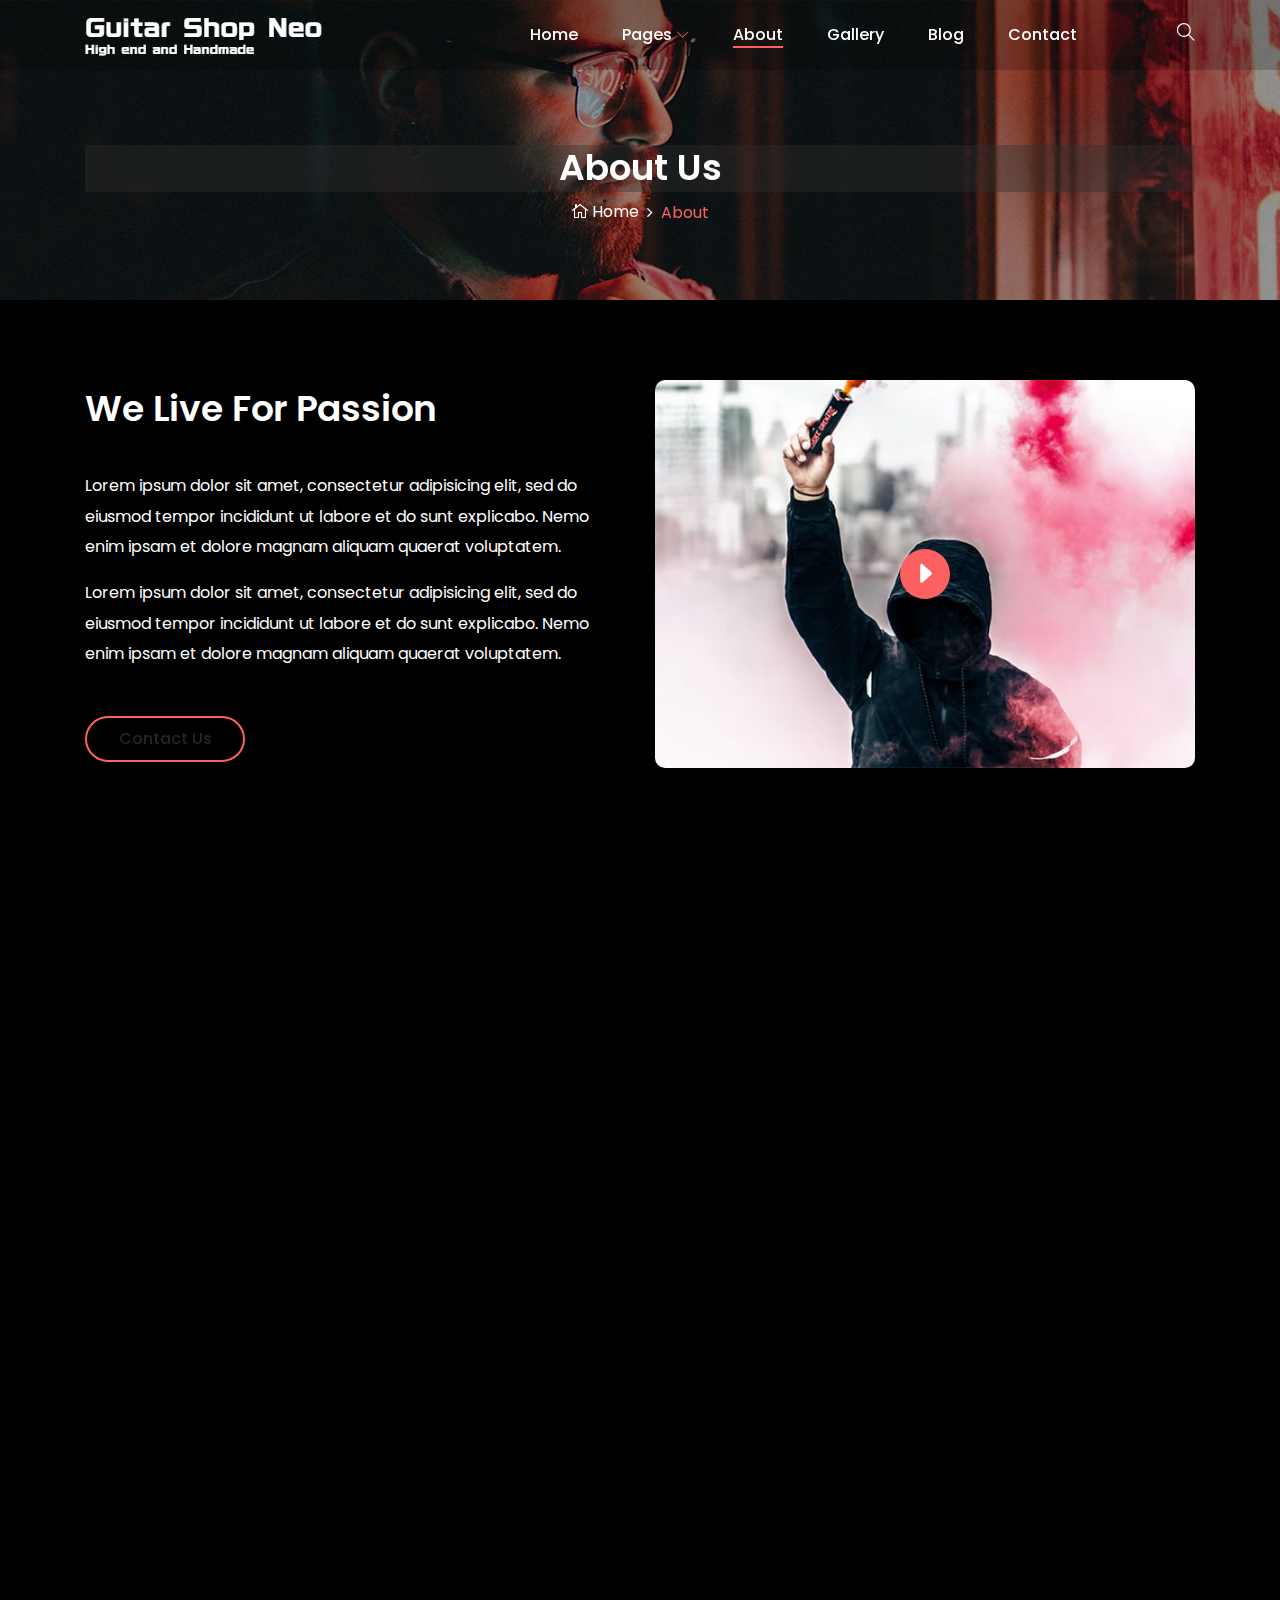
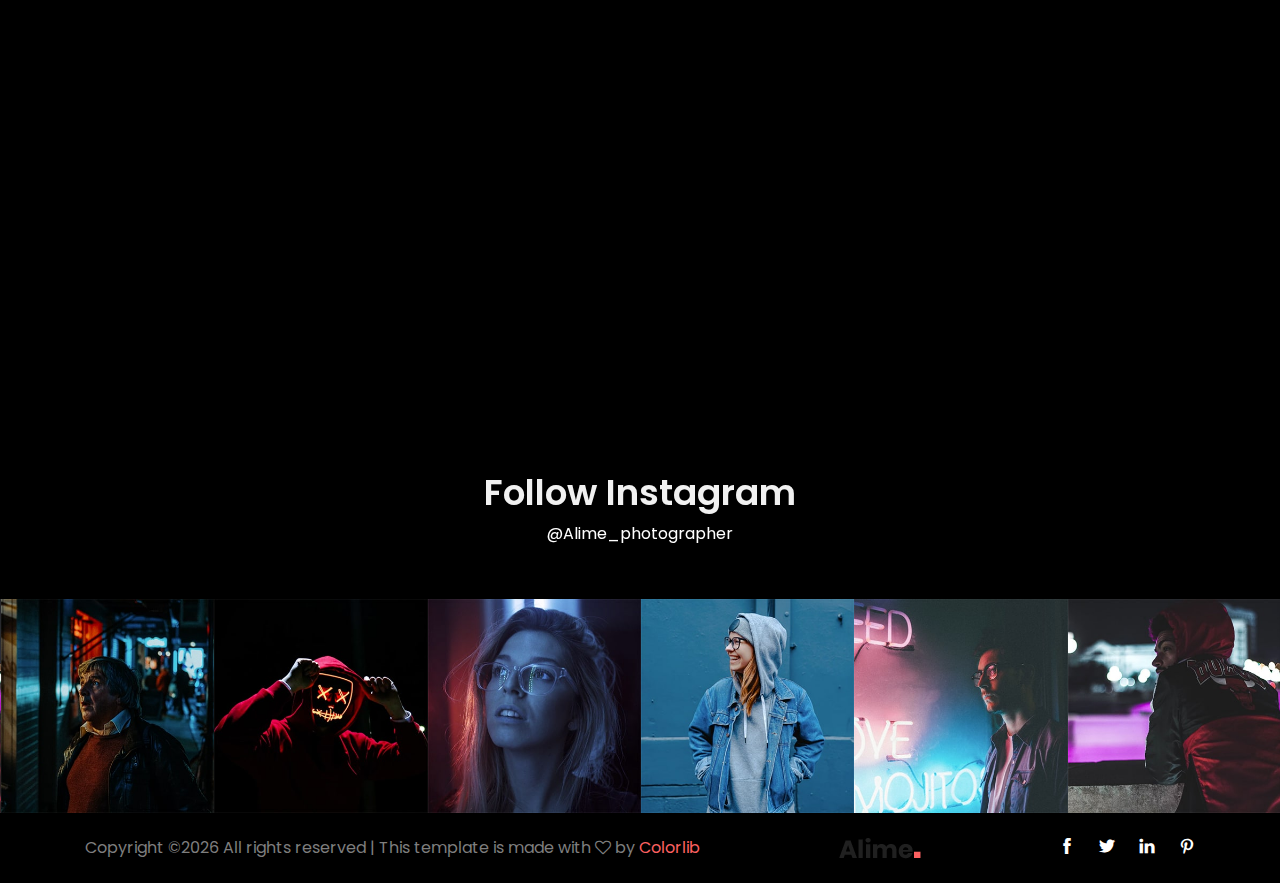
<file: 924/alime/about2.html>
<!DOCTYPE html>
<html lang="en">

<head>
    <meta charset="UTF-8">
    <meta name="description" content="">
    <meta http-equiv="X-UA-Compatible" content="IE=edge">
    <meta name="viewport" content="width=device-width, initial-scale=1, shrink-to-fit=no">

    <!-- Title -->
    <title>Alime - Photography HTML Template</title>

    <!-- Favicon -->
    <link rel="icon" href="./img/core-img/favicon.png">

    <!-- Stylesheet -->
    <link rel="stylesheet" href="style.css">

</head>

<body>
    <!-- Preloader -->
    <div id="preloader">
        <div class="loader"></div>
    </div>
    <!-- /Preloader -->

    <!-- Top Search Form Area -->
    <div class="top-search-area">
        <div class="modal fade" id="searchModal" tabindex="-1" role="dialog" aria-hidden="true">
            <div class="modal-dialog modal-dialog-centered" role="document">
                <div class="modal-content">
                    <div class="modal-body">
                        <!-- Close -->
                        <button type="button" class="btn close-btn" data-dismiss="modal"><i class="ti-close"></i></button>
                        <!-- Form -->
                        <form action="index.html" method="post">
                            <input type="search" name="top-search-bar" class="form-control" placeholder="Search and hit enter...">
                            <button type="submit">Search</button>
                        </form>
                    </div>
                </div>
            </div>
        </div>
    </div>

    <!-- Header Area Start -->
    <header class="header-area">
        <!-- Main Header Start -->
        <div class="main-header-area">
            <div class="classy-nav-container breakpoint-off">
                <div class="container">
                    <!-- Classy Menu -->
                    <nav class="classy-navbar justify-content-between" id="alimeNav">

                        <!-- Logo -->
                        <a class="nav-brand" href="./index.html"><img src="./img/core-img/logo.png" alt=""></a>

                        <!-- Navbar Toggler -->
                        <div class="classy-navbar-toggler">
                            <span class="navbarToggler"><span></span><span></span><span></span></span>
                        </div>

                        <!-- Menu -->
                        <div class="classy-menu">
                            <!-- Menu Close Button -->
                            <div class="classycloseIcon">
                                <div class="cross-wrap"><span class="top"></span><span class="bottom"></span></div>
                            </div>
                            <!-- Nav Start -->
                            <div class="classynav">
                                <ul id="nav">
                                    <li><a href="./index.html">Home</a></li>
                                    <li><a href="#">Pages</a>
                                        <ul class="dropdown">
                                            <li><a href="./index.html">- Home</a></li>
                                            <li><a href="./about.html">- About</a></li>
                                            <li><a href="./gallery.html">- Gallery</a></li>
                                            <li><a href="./blog.html">- Blog</a></li>
                                            <li><a href="./single-blog.html">- Blog Details</a></li>
                                            <li><a href="./contact.html">- Contact</a></li>
                                            <li><a href="#">- Dropdown</a>
                                                <ul class="dropdown">
                                                    <li><a href="#">- Dropdown Item</a></li>
                                                    <li><a href="#">- Dropdown Item</a></li>
                                                    <li><a href="#">- Dropdown Item</a></li>
                                                    <li><a href="#">- Dropdown Item</a></li>
                                                </ul>
                                            </li>
                                        </ul>
                                    </li>
                                    <li class="active"><a href="./about.html">About</a></li>
                                    <li><a href="./gallery.html">Gallery</a></li>
                                    <li><a href="./blog.html">Blog</a></li>
                                    <li><a href="./contact.html">Contact</a></li>
                                </ul>

                                <!-- Search Icon -->
                                <div class="search-icon" data-toggle="modal" data-target="#searchModal"><i class="ti-search"></i></div>
                            </div>
                            <!-- Nav End -->
                        </div>
                    </nav>
                </div>
            </div>
        </div>
    </header>
    <!-- Header Area End -->

    <!-- Breadcrumb Area Start -->
    <section class="breadcrumb-area bg-img bg-overlay jarallax" style="background-image: url(img/bg-img/38.jpg);">
        <div class="container h-100">
            <div class="row h-100 align-items-center">
                <div class="col-12">
                    <div class="breadcrumb-content text-center">
                        <h2 class="page-title">About Us</h2>
                        <nav aria-label="breadcrumb">
                            <ol class="breadcrumb justify-content-center">
                                <li class="breadcrumb-item"><a href="index.html"><i class="icon_house_alt"></i> Home</a></li>
                                <li class="breadcrumb-item active" aria-current="page">About</li>
                            </ol>
                        </nav>
                    </div>
                </div>
            </div>
        </div>
    </section>
    <!-- Breadcrumb Area End -->

    <!-- About Us Area Start -->
    <div class="about-us-area section-padding-80-0 clearfix">
        <div class="container">
            <div class="row align-items-center">
                <div class="col-12 col-lg-6">
                    <div class="about-us-content mb-80">
                        <h3 class="wow fadeInUp" data-wow-delay="100ms">We Live For Passion</h3>
                        <div class="line wow fadeInUp" data-wow-delay="200ms"></div>
                        <p class="wow fadeInUp" data-wow-delay="300ms">Lorem ipsum dolor sit amet, consectetur adipisicing elit, sed do eiusmod tempor incididunt ut labore et do sunt explicabo. Nemo enim ipsam et dolore magnam aliquam quaerat voluptatem.</p>
                        <p class="wow fadeInUp" data-wow-delay="400ms">Lorem ipsum dolor sit amet, consectetur adipisicing elit, sed do eiusmod tempor incididunt ut labore et do sunt explicabo. Nemo enim ipsam et dolore magnam aliquam quaerat voluptatem.</p>
                        <a class="btn alime-btn btn-2 mt-30 wow fadeInUp" data-wow-delay="500ms" href="#">Contact Us</a>
                    </div>
                </div>
                <div class="col-12 col-lg-6">
                    <div class="about-video-area mb-80 wow fadeInUp" data-wow-delay="100ms">
                        <img src="img/bg-img/17.jpg" alt="">
                        <div class="video-icon">
                            <a href="https://www.youtube.com/watch?v=sSakBz_eYzQ" class="video-play-btn"><i class="arrow_triangle-right"></i></a>
                        </div>
                    </div>
                </div>
            </div>
        </div>
    </div>
    <!-- About Us Area End -->

    <!-- Why Choose Us Area Start -->
    <section class="why-choose-us-area bg-gray section-padding-80-0 clearfix">
        <div class="container">
            <div class="row">
                <div class="col-12">
                    <div class="section-heading text-center wow fadeInUp" data-wow-delay="100ms">
                        <h2>Why Choose Us</h2>
                    </div>
                </div>
            </div>

            <div class="row">
                <!-- Single Why Choose Area -->
                <div class="col-md-6 col-lg-4">
                    <div class="why-choose-us-content text-center mb-80 wow fadeInUp" data-wow-delay="100ms">
                        <div class="chosse-us-icon">
                            <i class="fa fa-film" aria-hidden="true"></i>
                        </div>
                        <h4>High Quality Images</h4>
                        <p>Lorem ipsum dolor sit amet, consectetur isicing elit, sed do eiusmod tempor incididunt ut labore et dolore magna aliqua. Ut elit, sed do eiusmod te</p>
                    </div>
                </div>

                <!-- Single Why Choose Area -->
                <div class="col-md-6 col-lg-4">
                    <div class="why-choose-us-content text-center mb-80 wow fadeInUp" data-wow-delay="300ms">
                        <div class="chosse-us-icon">
                            <i class="fa fa-pencil" aria-hidden="true"></i>
                        </div>
                        <h4>Abundant Experience</h4>
                        <p>Lorem ipsum dolor sit amet, consectetur isicing elit, sed do eiusmod tempor incididunt ut labore et dolore magna aliqua. Ut elit, sed do eiusmod te</p>
                    </div>
                </div>

                <!-- Single Why Choose Area -->
                <div class="col-md-6 col-lg-4">
                    <div class="why-choose-us-content text-center mb-80 wow fadeInUp" data-wow-delay="500ms">
                        <div class="chosse-us-icon">
                            <i class="fa fa-camera" aria-hidden="true"></i>
                        </div>
                        <h4>Modern Equipments</h4>
                        <p>Lorem ipsum dolor sit amet, consectetur isicing elit, sed do eiusmod tempor incididunt ut labore et dolore magna aliqua. Ut elit, sed do eiusmod te</p>
                    </div>
                </div>
            </div>
        </div>
    </section>
    <!-- Why Choose  us Area End -->

    <!-- Our Team Area Start -->
    <section class="our-team-area section-padding-80-50">
        <div class="container">
            <div class="row">
                <div class="col-12">
                    <div class="section-heading text-center wow fadeInUp" data-wow-delay="100ms">
                        <h2>Our Team</h2>
                    </div>
                </div>
            </div>

            <div class="row">
                <!-- Team Member Area -->
                <div class="col-md-6 col-xl-3">
                    <div class="team-content-area text-center mb-30 wow fadeInUp" data-wow-delay="100ms">
                        <div class="member-thumb">
                            <img src="img/bg-img/19.jpg" alt="">
                        </div>
                        <h5>Andrew Dean</h5>
                        <span>Photographer</span>
                        <div class="member-social-info">
                            <a href="#"><i class="ti-facebook"></i></a>
                            <a href="#"><i class="ti-twitter-alt"></i></a>
                            <a href="#"><i class="ti-linkedin"></i></a>
                            <a href="#"><i class="ti-pinterest"></i></a>
                        </div>
                    </div>
                </div>

                <!-- Team Member Area -->
                <div class="col-md-6 col-xl-3">
                    <div class="team-content-area text-center mb-30 wow fadeInUp" data-wow-delay="300ms">
                        <div class="member-thumb">
                            <img src="img/bg-img/20.jpg" alt="">
                        </div>
                        <h5>Tommy Kim</h5>
                        <span>Photographer</span>
                        <div class="member-social-info">
                            <a href="#"><i class="ti-facebook"></i></a>
                            <a href="#"><i class="ti-twitter-alt"></i></a>
                            <a href="#"><i class="ti-linkedin"></i></a>
                            <a href="#"><i class="ti-pinterest"></i></a>
                        </div>
                    </div>
                </div>

                <!-- Team Member Area -->
                <div class="col-md-6 col-xl-3">
                    <div class="team-content-area text-center mb-30 wow fadeInUp" data-wow-delay="500ms">
                        <div class="member-thumb">
                            <img src="img/bg-img/21.jpg" alt="">
                        </div>
                        <h5>Max McCormick</h5>
                        <span>Photographer</span>
                        <div class="member-social-info">
                            <a href="#"><i class="ti-facebook"></i></a>
                            <a href="#"><i class="ti-twitter-alt"></i></a>
                            <a href="#"><i class="ti-linkedin"></i></a>
                            <a href="#"><i class="ti-pinterest"></i></a>
                        </div>
                    </div>
                </div>

                <!-- Team Member Area -->
                <div class="col-md-6 col-xl-3">
                    <div class="team-content-area text-center mb-30 wow fadeInUp" data-wow-delay="700ms">
                        <div class="member-thumb">
                            <img src="img/bg-img/22.jpg" alt="">
                        </div>
                        <h5>Robert Ward</h5>
                        <span>Photographer</span>
                        <div class="member-social-info">
                            <a href="#"><i class="ti-facebook"></i></a>
                            <a href="#"><i class="ti-twitter-alt"></i></a>
                            <a href="#"><i class="ti-linkedin"></i></a>
                            <a href="#"><i class="ti-pinterest"></i></a>
                        </div>
                    </div>
                </div>
            </div>
        </div>
    </section>
    <!-- Our Team Area End -->

    <!-- Follow Area Start -->
    <div class="follow-area clearfix">
        <div class="container">
            <div class="row">
                <div class="col-12">
                    <div class="section-heading text-center">
                        <h2>Follow Instagram</h2>
                        <p>@Alime_photographer</p>
                    </div>
                </div>
            </div>
        </div>

        <!-- Instagram Feed Area -->
        <div class="instragram-feed-area owl-carousel">
            <!-- Single Instagram Item -->
            <div class="single-instagram-item">
                <img src="img/bg-img/11.jpg" alt="">
                <div class="instagram-hover-content text-center d-flex align-items-center justify-content-center">
                    <a href="#">
                        <i class="ti-instagram" aria-hidden="true"></i>
                        <span>Alime_photographer</span>
                    </a>
                </div>
            </div>
            <!-- Single Instagram Item -->
            <div class="single-instagram-item">
                <img src="img/bg-img/12.jpg" alt="">
                <div class="instagram-hover-content text-center d-flex align-items-center justify-content-center">
                    <a href="#">
                        <i class="ti-instagram" aria-hidden="true"></i>
                        <span>Alime_photographer</span>
                    </a>
                </div>
            </div>
            <!-- Single Instagram Item -->
            <div class="single-instagram-item">
                <img src="img/bg-img/13.jpg" alt="">
                <div class="instagram-hover-content text-center d-flex align-items-center justify-content-center">
                    <a href="#">
                        <i class="ti-instagram" aria-hidden="true"></i>
                        <span>Alime_photographer</span>
                    </a>
                </div>
            </div>
            <!-- Single Instagram Item -->
            <div class="single-instagram-item">
                <img src="img/bg-img/14.jpg" alt="">
                <div class="instagram-hover-content text-center d-flex align-items-center justify-content-center">
                    <a href="#">
                        <i class="ti-instagram" aria-hidden="true"></i>
                        <span>Alime_photographer</span>
                    </a>
                </div>
            </div>
            <!-- Single Instagram Item -->
            <div class="single-instagram-item">
                <img src="img/bg-img/15.jpg" alt="">
                <div class="instagram-hover-content text-center d-flex align-items-center justify-content-center">
                    <a href="#">
                        <i class="ti-instagram" aria-hidden="true"></i>
                        <span>Alime_photographer</span>
                    </a>
                </div>
            </div>
            <!-- Single Instagram Item -->
            <div class="single-instagram-item">
                <img src="img/bg-img/16.jpg" alt="">
                <div class="instagram-hover-content text-center d-flex align-items-center justify-content-center">
                    <a href="#">
                        <i class="ti-instagram" aria-hidden="true"></i>
                        <span>Alime_photographer</span>
                    </a>
                </div>
            </div>
        </div>
    </div>
    <!-- Follow Area End -->

    <!-- Footer Area Start -->
    <footer class="footer-area">
        <div class="container">
            <div class="row">
                <div class="col-12">
                    <div class="footer-content d-flex align-items-center justify-content-between">
                        <!-- Copywrite Text -->
                        <div class="copywrite-text">
                            <p><!-- Link back to Colorlib can't be removed. Template is licensed under CC BY 3.0. -->
Copyright &copy;<script>document.write(new Date().getFullYear());</script> All rights reserved | This template is made with <i class="fa fa-heart-o" aria-hidden="true"></i> by <a href="https://colorlib.com" target="_blank">Colorlib</a>
<!-- Link back to Colorlib can't be removed. Template is licensed under CC BY 3.0. --></p>
                        </div>
                        <!-- Footer Logo -->
                        <div class="footer-logo">
                            <a href="#"><img src="img/core-img/logo2.png" alt=""></a>
                        </div>
                        <!-- Social Info -->
                        <div class="social-info">
                            <a href="#"><i class="ti-facebook" aria-hidden="true"></i></a>
                            <a href="#"><i class="ti-twitter-alt" aria-hidden="true"></i></a>
                            <a href="#"><i class="ti-linkedin" aria-hidden="true"></i></a>
                            <a href="#"><i class="ti-pinterest" aria-hidden="true"></i></a>
                        </div>
                    </div>
                </div>
            </div>
        </div>
    </footer>
    <!-- Footer Area End -->

    <!-- **** All JS Files ***** -->
    <!-- jQuery 2.2.4 -->
    <script src="js/jquery.min.js"></script>
    <!-- Popper -->
    <script src="js/popper.min.js"></script>
    <!-- Bootstrap -->
    <script src="js/bootstrap.min.js"></script>
    <!-- All Plugins -->
    <script src="js/alime.bundle.js"></script>
    <!-- Active -->
    <script src="js/default-assets/active.js"></script>

</body>

</html>
</file>
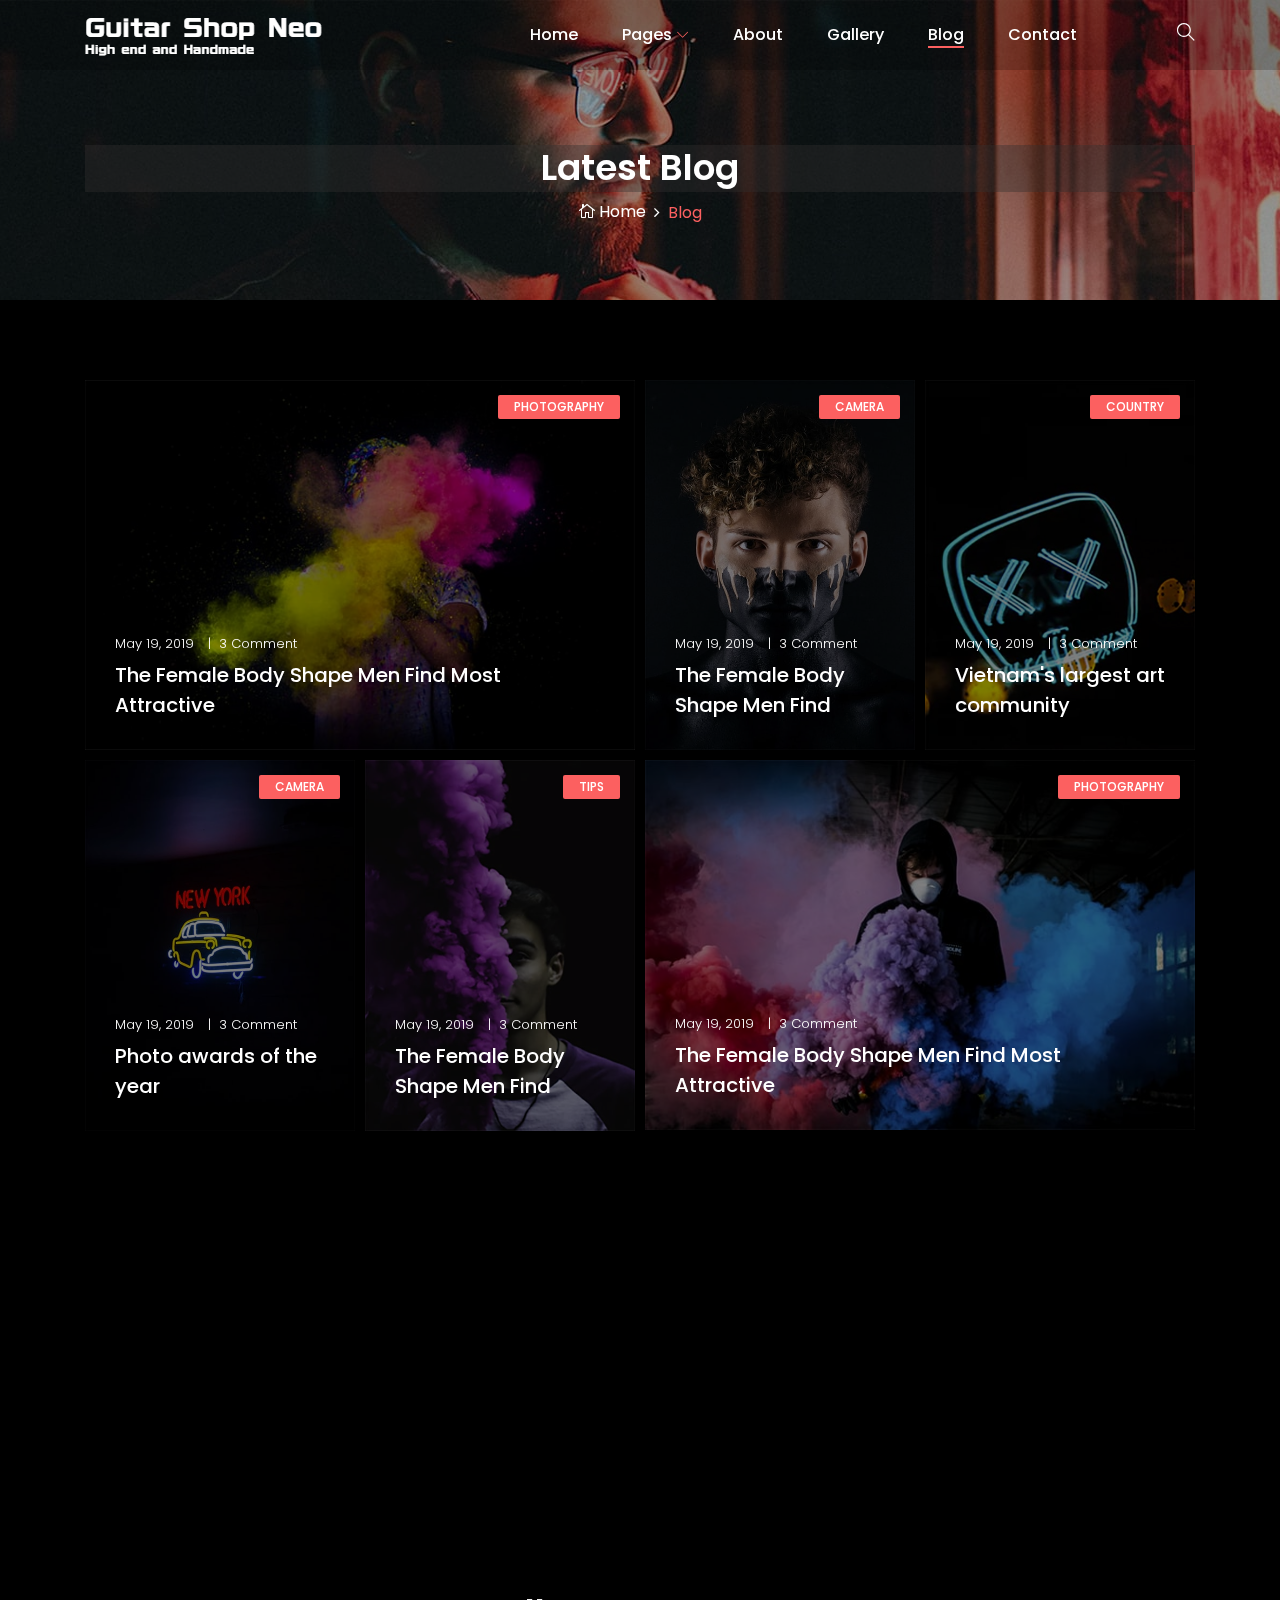
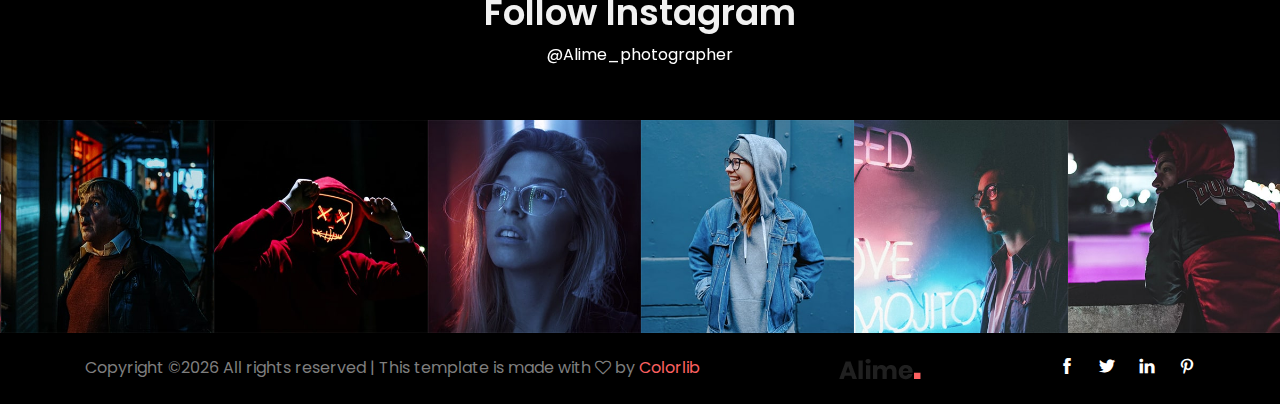
<file: 924/alime/blog.html>
<!DOCTYPE html>
<html lang="en">

<head>
    <meta charset="UTF-8">
    <meta name="description" content="">
    <meta http-equiv="X-UA-Compatible" content="IE=edge">
    <meta name="viewport" content="width=device-width, initial-scale=1, shrink-to-fit=no">

    <!-- Title -->
    <title>Alime - Photography HTML Template</title>

    <!-- Favicon -->
    <link rel="icon" href="./img/core-img/favicon.png">

    <!-- Stylesheet -->
    <link rel="stylesheet" href="style.css">

</head>

<body>
    <!-- Preloader -->
    <div id="preloader">
        <div class="loader"></div>
    </div>
    <!-- /Preloader -->

    <!-- Top Search Form Area -->
    <div class="top-search-area">
        <div class="modal fade" id="searchModal" tabindex="-1" role="dialog" aria-hidden="true">
            <div class="modal-dialog modal-dialog-centered" role="document">
                <div class="modal-content">
                    <div class="modal-body">
                        <!-- Close -->
                        <button type="button" class="btn close-btn" data-dismiss="modal"><i class="ti-close"></i></button>
                        <!-- Form -->
                        <form action="index.html" method="post">
                            <input type="search" name="top-search-bar" class="form-control" placeholder="Search and hit enter...">
                            <button type="submit">Search</button>
                        </form>
                    </div>
                </div>
            </div>
        </div>
    </div>

    <!-- Header Area Start -->
    <header class="header-area">
        <!-- Main Header Start -->
        <div class="main-header-area">
            <div class="classy-nav-container breakpoint-off">
                <div class="container">
                    <!-- Classy Menu -->
                    <nav class="classy-navbar justify-content-between" id="alimeNav">

                        <!-- Logo -->
                        <a class="nav-brand" href="./index.html"><img src="./img/core-img/logo.png" alt=""></a>

                        <!-- Navbar Toggler -->
                        <div class="classy-navbar-toggler">
                            <span class="navbarToggler"><span></span><span></span><span></span></span>
                        </div>

                        <!-- Menu -->
                        <div class="classy-menu">
                            <!-- Menu Close Button -->
                            <div class="classycloseIcon">
                                <div class="cross-wrap"><span class="top"></span><span class="bottom"></span></div>
                            </div>
                            <!-- Nav Start -->
                            <div class="classynav">
                                <ul id="nav">
                                    <li><a href="./index.html">Home</a></li>
                                    <li><a href="#">Pages</a>
                                        <ul class="dropdown">
                                            <li><a href="./index.html">- Home</a></li>
                                            <li><a href="./about.html">- About</a></li>
                                            <li><a href="./gallery.html">- Gallery</a></li>
                                            <li><a href="./blog.html">- Blog</a></li>
                                            <li><a href="./single-blog.html">- Blog Details</a></li>
                                            <li><a href="./contact.html">- Contact</a></li>
                                            <li><a href="#">- Dropdown</a>
                                                <ul class="dropdown">
                                                    <li><a href="#">- Dropdown Item</a></li>
                                                    <li><a href="#">- Dropdown Item</a></li>
                                                    <li><a href="#">- Dropdown Item</a></li>
                                                    <li><a href="#">- Dropdown Item</a></li>
                                                </ul>
                                            </li>
                                        </ul>
                                    </li>
                                    <li><a href="./about.html">About</a></li>
                                    <li><a href="./gallery.html">Gallery</a></li>
                                    <li class="active"><a href="./blog.html">Blog</a></li>
                                    <li><a href="./contact.html">Contact</a></li>
                                </ul>

                                <!-- Search Icon -->
                                <div class="search-icon" data-toggle="modal" data-target="#searchModal"><i class="ti-search"></i></div>
                            </div>
                            <!-- Nav End -->
                        </div>
                    </nav>
                </div>
            </div>
        </div>
    </header>
    <!-- Header Area End -->

    <!-- Breadcrumb Area Start -->
    <section class="breadcrumb-area bg-img bg-overlay jarallax" style="background-image: url(img/bg-img/38.jpg);">
        <div class="container h-100">
            <div class="row h-100 align-items-center">
                <div class="col-12">
                    <div class="breadcrumb-content text-center">
                        <h2 class="page-title">Latest Blog</h2>
                        <nav aria-label="breadcrumb">
                            <ol class="breadcrumb justify-content-center">
                                <li class="breadcrumb-item"><a href="index.html"><i class="icon_house_alt"></i> Home</a></li>
                                <li class="breadcrumb-item active" aria-current="page">Blog</li>
                            </ol>
                        </nav>
                    </div>
                </div>
            </div>
        </div>
    </section>
    <!-- Breadcrumb Area End -->

    <!-- Blog Area Start -->
    <div class="alime-blog-area section-padding-80-0 mb-70">
        <div class="container">
            <div class="row">

                <!-- Single Blog Area -->
                <div class="col-12 col-lg-6">
                    <div class="single-post-area wow fadeInUpBig" data-wow-delay="100ms">
                        <!-- Post Thumbnail -->
                        <a href="#" class="post-thumbnail"><img src="img/bg-img/51.jpg" alt=""></a>
                        <!-- Post Catagory -->
                        <a href="#" class="btn post-catagory">Photography</a>
                        <!-- Post Conetent -->
                        <div class="post-content">
                            <div class="post-meta">
                                <a href="#">May 19, 2019</a>
                                <a href="#">3 Comment</a>
                            </div>
                            <a href="#" class="post-title">The Female Body Shape Men Find Most Attractive</a>
                        </div>
                    </div>
                </div>

                <!-- Single Blog Area -->
                <div class="col-12 col-sm-6 col-lg-3">
                    <div class="single-post-area wow fadeInUpBig" data-wow-delay="400ms">
                        <!-- Post Thumbnail -->
                        <a href="#" class="post-thumbnail"><img src="img/bg-img/52.jpg" alt=""></a>
                        <!-- Post Catagory -->
                        <a href="#" class="btn post-catagory">Camera</a>
                        <!-- Post Conetent -->
                        <div class="post-content">
                            <div class="post-meta">
                                <a href="#">May 19, 2019</a>
                                <a href="#">3 Comment</a>
                            </div>
                            <a href="#" class="post-title">The Female Body Shape Men Find</a>
                        </div>
                    </div>
                </div>

                <!-- Single Blog Area -->
                <div class="col-12 col-sm-6 col-lg-3">
                    <div class="single-post-area wow fadeInUpBig" data-wow-delay="700ms">
                        <!-- Post Thumbnail -->
                        <a href="#" class="post-thumbnail"><img src="img/bg-img/53.jpg" alt=""></a>
                        <!-- Post Catagory -->
                        <a href="#" class="btn post-catagory">Country</a>
                        <!-- Post Conetent -->
                        <div class="post-content">
                            <div class="post-meta">
                                <a href="#">May 19, 2019</a>
                                <a href="#">3 Comment</a>
                            </div>
                            <a href="#" class="post-title">Vietnam's largest art community</a>
                        </div>
                    </div>
                </div>

                <!-- Single Blog Area -->
                <div class="col-12 col-sm-6 col-lg-3">
                    <div class="single-post-area wow fadeInUpBig" data-wow-delay="100ms">
                        <!-- Post Thumbnail -->
                        <a href="#" class="post-thumbnail"><img src="img/bg-img/54.jpg" alt=""></a>
                        <!-- Post Catagory -->
                        <a href="#" class="btn post-catagory">Camera</a>
                        <!-- Post Conetent -->
                        <div class="post-content">
                            <div class="post-meta">
                                <a href="#">May 19, 2019</a>
                                <a href="#">3 Comment</a>
                            </div>
                            <a href="#" class="post-title">Photo awards of the year</a>
                        </div>
                    </div>
                </div>

                <!-- Single Blog Area -->
                <div class="col-12 col-sm-6 col-lg-3">
                    <div class="single-post-area wow fadeInUpBig" data-wow-delay="400ms">
                        <!-- Post Thumbnail -->
                        <a href="#" class="post-thumbnail"><img src="img/bg-img/55.jpg" alt=""></a>
                        <!-- Post Catagory -->
                        <a href="#" class="btn post-catagory">Tips</a>
                        <!-- Post Conetent -->
                        <div class="post-content">
                            <div class="post-meta">
                                <a href="#">May 19, 2019</a>
                                <a href="#">3 Comment</a>
                            </div>
                            <a href="#" class="post-title">The Female Body Shape Men Find</a>
                        </div>
                    </div>
                </div>

                <!-- Single Blog Area -->
                <div class="col-12 col-lg-6">
                    <div class="single-post-area wow fadeInUpBig" data-wow-delay="700ms">
                        <!-- Post Thumbnail -->
                        <a href="#" class="post-thumbnail"><img src="img/bg-img/56.jpg" alt=""></a>
                        <!-- Post Catagory -->
                        <a href="#" class="btn post-catagory">Photography</a>
                        <!-- Post Conetent -->
                        <div class="post-content">
                            <div class="post-meta">
                                <a href="#">May 19, 2019</a>
                                <a href="#">3 Comment</a>
                            </div>
                            <a href="#" class="post-title">The Female Body Shape Men Find Most Attractive</a>
                        </div>
                    </div>
                </div>

                <!-- Single Blog Area -->
                <div class="col-12 col-lg-3">
                    <div class="single-post-area wow fadeInUpBig" data-wow-delay="100ms">
                        <!-- Post Thumbnail -->
                        <a href="#" class="post-thumbnail"><img src="img/bg-img/57.jpg" alt=""></a>
                        <!-- Post Catagory -->
                        <a href="#" class="btn post-catagory">Country</a>
                        <!-- Post Conetent -->
                        <div class="post-content">
                            <div class="post-meta">
                                <a href="#">May 19, 2019</a>
                                <a href="#">3 Comment</a>
                            </div>
                            <a href="#" class="post-title">The Female Body Shape Men Find</a>
                        </div>
                    </div>
                </div>

                <!-- Single Blog Area -->
                <div class="col-12 col-lg-6">
                    <div class="single-post-area wow fadeInUpBig" data-wow-delay="400ms">
                        <!-- Post Thumbnail -->
                        <a href="#" class="post-thumbnail"><img src="img/bg-img/58.jpg" alt=""></a>
                        <!-- Post Catagory -->
                        <a href="#" class="btn post-catagory">Camera</a>
                        <!-- Post Conetent -->
                        <div class="post-content">
                            <div class="post-meta">
                                <a href="#">May 19, 2019</a>
                                <a href="#">3 Comment</a>
                            </div>
                            <a href="#" class="post-title">The Female Body Shape Men Find Most Attractive</a>
                        </div>
                    </div>
                </div>

                <!-- Single Blog Area -->
                <div class="col-12 col-lg-3">
                    <div class="single-post-area wow fadeInUpBig" data-wow-delay="700ms">
                        <!-- Post Thumbnail -->
                        <a href="#" class="post-thumbnail"><img src="img/bg-img/59.jpg" alt=""></a>
                        <!-- Post Catagory -->
                        <a href="#" class="btn post-catagory">Photography</a>
                        <!-- Post Conetent -->
                        <div class="post-content">
                            <div class="post-meta">
                                <a href="#">May 19, 2019</a>
                                <a href="#">3 Comment</a>
                            </div>
                            <a href="#" class="post-title">The Female Body Shape Men Find</a>
                        </div>
                    </div>
                </div>

            </div>
        </div>
    </div>
    <!-- Blog Area End -->

    <!-- Follow Area Start -->
    <div class="follow-area clearfix">
        <div class="container">
            <div class="row">
                <div class="col-12">
                    <div class="section-heading text-center">
                        <h2>Follow Instagram</h2>
                        <p>@Alime_photographer</p>
                    </div>
                </div>
            </div>
        </div>

        <!-- Instagram Feed Area -->
        <div class="instragram-feed-area owl-carousel">
            <!-- Single Instagram Item -->
            <div class="single-instagram-item">
                <img src="img/bg-img/11.jpg" alt="">
                <div class="instagram-hover-content text-center d-flex align-items-center justify-content-center">
                    <a href="#">
                        <i class="ti-instagram" aria-hidden="true"></i>
                        <span>Alime_photographer</span>
                    </a>
                </div>
            </div>
            <!-- Single Instagram Item -->
            <div class="single-instagram-item">
                <img src="img/bg-img/12.jpg" alt="">
                <div class="instagram-hover-content text-center d-flex align-items-center justify-content-center">
                    <a href="#">
                        <i class="ti-instagram" aria-hidden="true"></i>
                        <span>Alime_photographer</span>
                    </a>
                </div>
            </div>
            <!-- Single Instagram Item -->
            <div class="single-instagram-item">
                <img src="img/bg-img/13.jpg" alt="">
                <div class="instagram-hover-content text-center d-flex align-items-center justify-content-center">
                    <a href="#">
                        <i class="ti-instagram" aria-hidden="true"></i>
                        <span>Alime_photographer</span>
                    </a>
                </div>
            </div>
            <!-- Single Instagram Item -->
            <div class="single-instagram-item">
                <img src="img/bg-img/14.jpg" alt="">
                <div class="instagram-hover-content text-center d-flex align-items-center justify-content-center">
                    <a href="#">
                        <i class="ti-instagram" aria-hidden="true"></i>
                        <span>Alime_photographer</span>
                    </a>
                </div>
            </div>
            <!-- Single Instagram Item -->
            <div class="single-instagram-item">
                <img src="img/bg-img/15.jpg" alt="">
                <div class="instagram-hover-content text-center d-flex align-items-center justify-content-center">
                    <a href="#">
                        <i class="ti-instagram" aria-hidden="true"></i>
                        <span>Alime_photographer</span>
                    </a>
                </div>
            </div>
            <!-- Single Instagram Item -->
            <div class="single-instagram-item">
                <img src="img/bg-img/16.jpg" alt="">
                <div class="instagram-hover-content text-center d-flex align-items-center justify-content-center">
                    <a href="#">
                        <i class="ti-instagram" aria-hidden="true"></i>
                        <span>Alime_photographer</span>
                    </a>
                </div>
            </div>
        </div>
    </div>
    <!-- Follow Area End -->

    <!-- Footer Area Start -->
    <footer class="footer-area">
        <div class="container">
            <div class="row">
                <div class="col-12">
                    <div class="footer-content d-flex align-items-center justify-content-between">
                        <!-- Copywrite Text -->
                        <div class="copywrite-text">
                            <p><!-- Link back to Colorlib can't be removed. Template is licensed under CC BY 3.0. -->
Copyright &copy;<script>document.write(new Date().getFullYear());</script> All rights reserved | This template is made with <i class="fa fa-heart-o" aria-hidden="true"></i> by <a href="https://colorlib.com" target="_blank">Colorlib</a>
<!-- Link back to Colorlib can't be removed. Template is licensed under CC BY 3.0. --></p>
                        </div>
                        <!-- Footer Logo -->
                        <div class="footer-logo">
                            <a href="#"><img src="img/core-img/logo2.png" alt=""></a>
                        </div>
                        <!-- Social Info -->
                        <div class="social-info">
                            <a href="#"><i class="ti-facebook" aria-hidden="true"></i></a>
                            <a href="#"><i class="ti-twitter-alt" aria-hidden="true"></i></a>
                            <a href="#"><i class="ti-linkedin" aria-hidden="true"></i></a>
                            <a href="#"><i class="ti-pinterest" aria-hidden="true"></i></a>
                        </div>
                    </div>
                </div>
            </div>
        </div>
    </footer>
    <!-- Footer Area End -->

    <!-- **** All JS Files ***** -->
    <!-- jQuery 2.2.4 -->
    <script src="js/jquery.min.js"></script>
    <!-- Popper -->
    <script src="js/popper.min.js"></script>
    <!-- Bootstrap -->
    <script src="js/bootstrap.min.js"></script>
    <!-- All Plugins -->
    <script src="js/alime.bundle.js"></script>
    <!-- Active -->
    <script src="js/default-assets/active.js"></script>

</body>

</html>
</file>
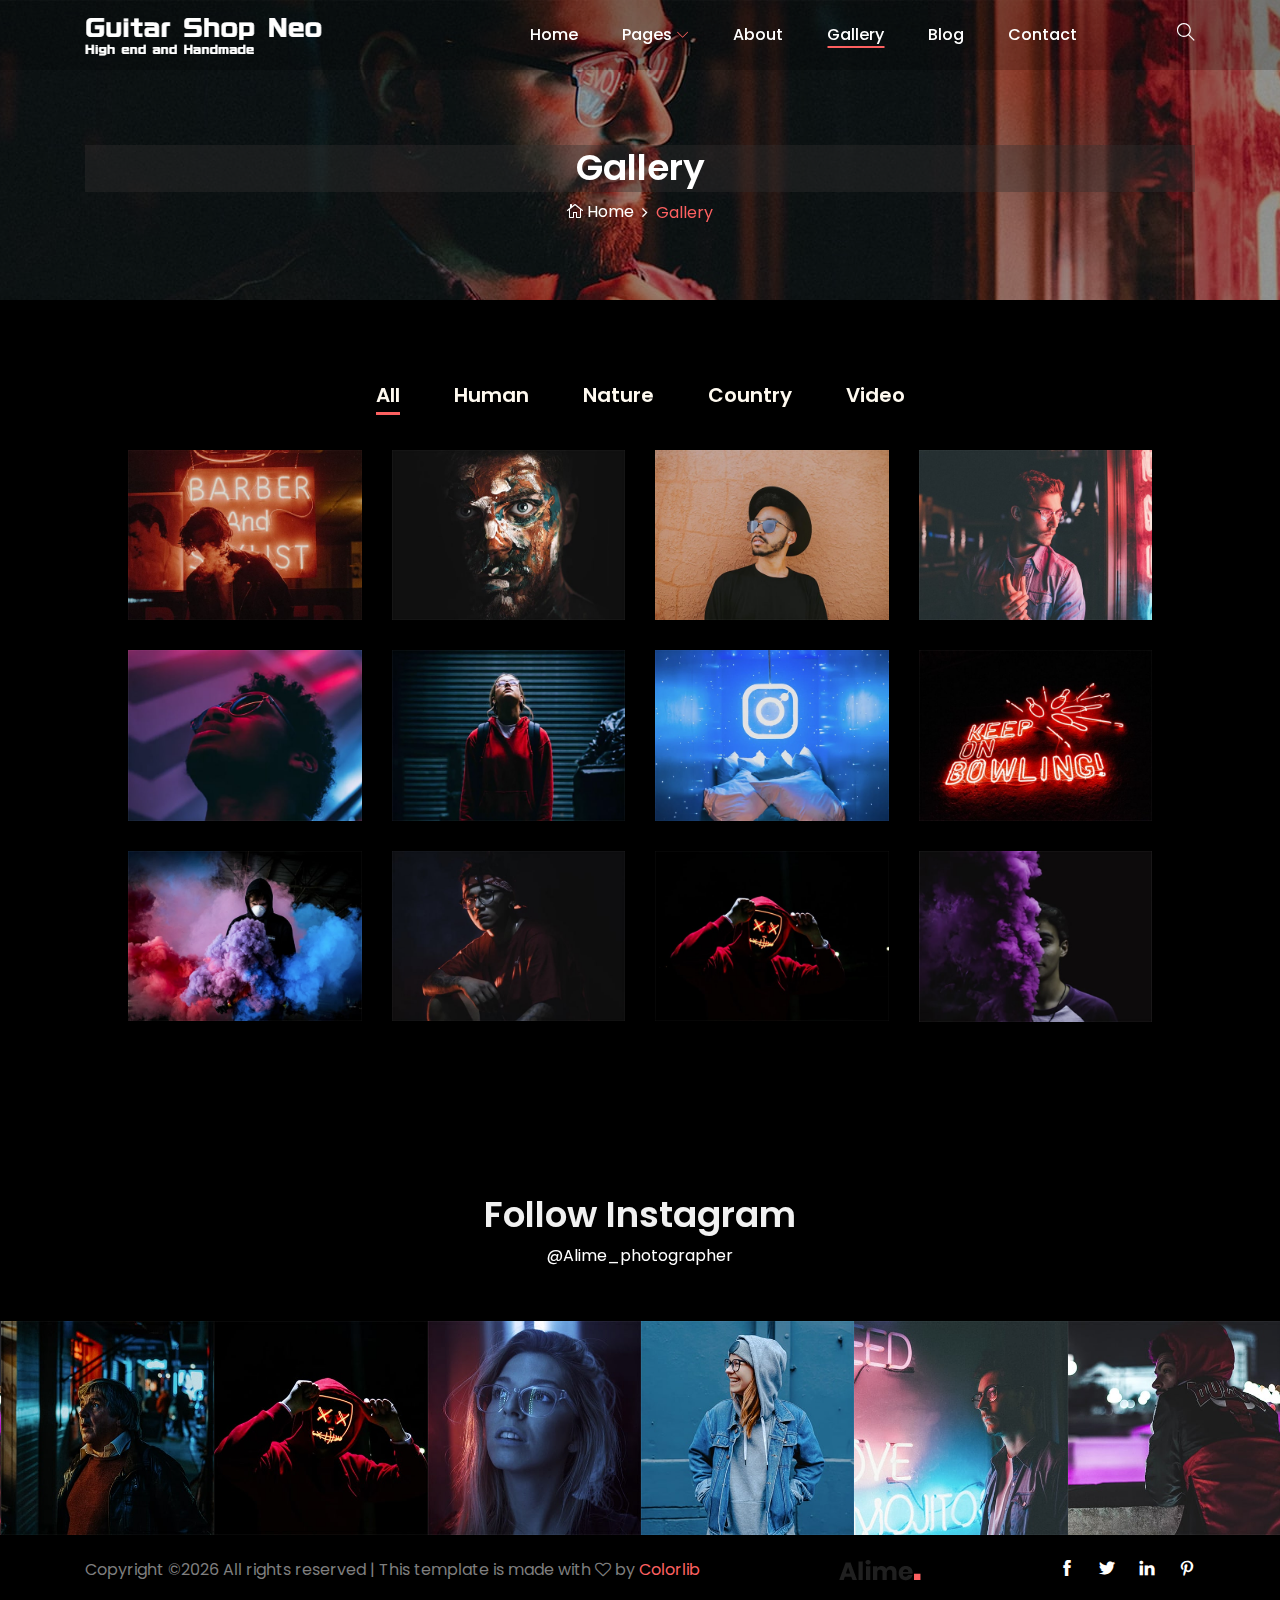
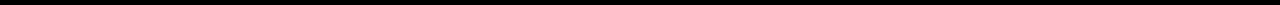
<file: 924/alime/gallery.html>
<!DOCTYPE html>
<html lang="en">

<head>
    <meta charset="UTF-8">
    <meta name="description" content="">
    <meta http-equiv="X-UA-Compatible" content="IE=edge">
    <meta name="viewport" content="width=device-width, initial-scale=1, shrink-to-fit=no">

    <!-- Title -->
    <title>Alime - Photography HTML Template</title>

    <!-- Favicon -->
    <link rel="icon" href="./img/core-img/favicon.png">

    <!-- Stylesheet -->
    <link rel="stylesheet" href="style.css">

</head>

<body>
    <!-- Preloader -->
    <div id="preloader">
        <div class="loader"></div>
    </div>
    <!-- /Preloader -->

    <!-- Top Search Form Area -->
    <div class="top-search-area">
        <div class="modal fade" id="searchModal" tabindex="-1" role="dialog" aria-hidden="true">
            <div class="modal-dialog modal-dialog-centered" role="document">
                <div class="modal-content">
                    <div class="modal-body">
                        <!-- Close -->
                        <button type="button" class="btn close-btn" data-dismiss="modal"><i class="ti-close"></i></button>
                        <!-- Form -->
                        <form action="index.html" method="post">
                            <input type="search" name="top-search-bar" class="form-control" placeholder="Search and hit enter...">
                            <button type="submit">Search</button>
                        </form>
                    </div>
                </div>
            </div>
        </div>
    </div>

    <!-- Header Area Start -->
    <header class="header-area">
        <!-- Main Header Start -->
        <div class="main-header-area">
            <div class="classy-nav-container breakpoint-off">
                <div class="container">
                    <!-- Classy Menu -->
                    <nav class="classy-navbar justify-content-between" id="alimeNav">

                        <!-- Logo -->
                        <a class="nav-brand" href="./index.html"><img src="./img/core-img/logo.png" alt=""></a>

                        <!-- Navbar Toggler -->
                        <div class="classy-navbar-toggler">
                            <span class="navbarToggler"><span></span><span></span><span></span></span>
                        </div>

                        <!-- Menu -->
                        <div class="classy-menu">
                            <!-- Menu Close Button -->
                            <div class="classycloseIcon">
                                <div class="cross-wrap"><span class="top"></span><span class="bottom"></span></div>
                            </div>
                            <!-- Nav Start -->
                            <div class="classynav">
                                <ul id="nav">
                                    <li><a href="./index.html">Home</a></li>
                                    <li><a href="#">Pages</a>
                                        <ul class="dropdown">
                                            <li><a href="./index.html">- Home</a></li>
                                            <li><a href="./about.html">- About</a></li>
                                            <li><a href="./gallery.html">- Gallery</a></li>
                                            <li><a href="./blog.html">- Blog</a></li>
                                            <li><a href="./single-blog.html">- Blog Details</a></li>
                                            <li><a href="./contact.html">- Contact</a></li>
                                            <li><a href="#">- Dropdown</a>
                                                <ul class="dropdown">
                                                    <li><a href="#">- Dropdown Item</a></li>
                                                    <li><a href="#">- Dropdown Item</a></li>
                                                    <li><a href="#">- Dropdown Item</a></li>
                                                    <li><a href="#">- Dropdown Item</a></li>
                                                </ul>
                                            </li>
                                        </ul>
                                    </li>
                                    <li><a href="./about.html">About</a></li>
                                    <li class="active"><a href="./gallery.html">Gallery</a></li>
                                    <li><a href="./blog.html">Blog</a></li>
                                    <li><a href="./contact.html">Contact</a></li>
                                </ul>

                                <!-- Search Icon -->
                                <div class="search-icon" data-toggle="modal" data-target="#searchModal"><i class="ti-search"></i></div>
                            </div>
                            <!-- Nav End -->
                        </div>
                    </nav>
                </div>
            </div>
        </div>
    </header>
    <!-- Header Area End -->

    <!-- Breadcrumb Area Start -->
    <section class="breadcrumb-area bg-img bg-overlay jarallax" style="background-image: url(img/bg-img/38.jpg);">
        <div class="container h-100">
            <div class="row h-100 align-items-center">
                <div class="col-12">
                    <div class="breadcrumb-content text-center">
                        <h2 class="page-title">Gallery</h2>
                        <nav aria-label="breadcrumb">
                            <ol class="breadcrumb justify-content-center">
                                <li class="breadcrumb-item"><a href="index.html"><i class="icon_house_alt"></i> Home</a></li>
                                <li class="breadcrumb-item active" aria-current="page">Gallery</li>
                            </ol>
                        </nav>
                    </div>
                </div>
            </div>
        </div>
    </section>
    <!-- Breadcrumb Area End -->

    <!-- Gallery Area Start -->
    <div class="alime-portfolio-area section-padding-80 clearfix">
        <div class="container-fluid">
            <div class="row">
                <div class="col-12">
                    <!-- Projects Menu -->
                    <div class="alime-projects-menu wow fadeInUp" data-wow-delay="100ms">
                        <div class="portfolio-menu text-center">
                            <button class="btn active" data-filter="*">All</button>
                            <button class="btn" data-filter=".human">Human</button>
                            <button class="btn" data-filter=".nature">Nature</button>
                            <button class="btn" data-filter=".country">Country</button>
                            <button class="btn" data-filter=".video">Video</button>
                        </div>
                    </div>
                </div>
            </div>

            <div class="row alime-portfolio">
                <!-- Single Gallery Item -->
                <div class="col-12 col-sm-6 col-lg-3 single_gallery_item nature mb-30 wow fadeInUp" data-wow-delay="100ms">
                    <div class="single-portfolio-content">
                        <img src="img/bg-img/39.jpg" alt="">
                        <div class="hover-content">
                            <a href="img/bg-img/39.jpg" class="portfolio-img">+</a>
                        </div>
                    </div>
                </div>

                <!-- Single Gallery Item -->
                <div class="col-12 col-sm-6 col-lg-3 single_gallery_item video human mb-30 wow fadeInUp" data-wow-delay="300ms">
                    <div class="single-portfolio-content">
                        <img src="img/bg-img/40.jpg" alt="">
                        <div class="hover-content">
                            <a href="img/bg-img/40.jpg" class="portfolio-img">+</a>
                        </div>
                    </div>
                </div>

                <!-- Single Gallery Item -->
                <div class="col-12 col-sm-6 col-lg-3 single_gallery_item country mb-30 wow fadeInUp" data-wow-delay="500ms">
                    <div class="single-portfolio-content">
                        <img src="img/bg-img/41.jpg" alt="">
                        <div class="hover-content">
                            <a href="img/bg-img/41.jpg" class="portfolio-img">+</a>
                        </div>
                    </div>
                </div>

                <!-- Single Gallery Item -->
                <div class="col-12 col-sm-6 col-lg-3 single_gallery_item human mb-30 wow fadeInUp" data-wow-delay="700ms">
                    <div class="single-portfolio-content">
                        <img src="img/bg-img/42.jpg" alt="">
                        <div class="hover-content">
                            <a href="img/bg-img/42.jpg" class="portfolio-img">+</a>
                        </div>
                    </div>
                </div>

                <!-- Single Gallery Item -->
                <div class="col-12 col-sm-6 col-lg-3 single_gallery_item nature mb-30 wow fadeInUp" data-wow-delay="100ms">
                    <div class="single-portfolio-content">
                        <img src="img/bg-img/43.jpg" alt="">
                        <div class="hover-content">
                            <a href="img/bg-img/43.jpg" class="portfolio-img">+</a>
                        </div>
                    </div>
                </div>

                <!-- Single Gallery Item -->
                <div class="col-12 col-sm-6 col-lg-3 single_gallery_item video country mb-30 wow fadeInUp" data-wow-delay="300ms">
                    <div class="single-portfolio-content">
                        <img src="img/bg-img/44.jpg" alt="">
                        <div class="hover-content">
                            <a href="img/bg-img/44.jpg" class="portfolio-img">+</a>
                        </div>
                    </div>
                </div>

                <!-- Single Gallery Item -->
                <div class="col-12 col-sm-6 col-lg-3 single_gallery_item human mb-30 wow fadeInUp" data-wow-delay="500ms">
                    <div class="single-portfolio-content">
                        <img src="img/bg-img/45.jpg" alt="">
                        <div class="hover-content">
                            <a href="img/bg-img/45.jpg" class="portfolio-img">+</a>
                        </div>
                    </div>
                </div>

                <!-- Single Gallery Item -->
                <div class="col-12 col-sm-6 col-lg-3 single_gallery_item nature mb-30 wow fadeInUp" data-wow-delay="700ms">
                    <div class="single-portfolio-content">
                        <img src="img/bg-img/46.jpg" alt="">
                        <div class="hover-content">
                            <a href="img/bg-img/46.jpg" class="portfolio-img">+</a>
                        </div>
                    </div>
                </div>

                <!-- Single Gallery Item -->
                <div class="col-12 col-sm-6 col-lg-3 single_gallery_item video country mb-30 wow fadeInUp" data-wow-delay="100ms">
                    <div class="single-portfolio-content">
                        <img src="img/bg-img/47.jpg" alt="">
                        <div class="hover-content">
                            <a href="img/bg-img/47.jpg" class="portfolio-img">+</a>
                        </div>
                    </div>
                </div>

                <!-- Single Gallery Item -->
                <div class="col-12 col-sm-6 col-lg-3 single_gallery_item human mb-30 wow fadeInUp" data-wow-delay="300ms">
                    <div class="single-portfolio-content">
                        <img src="img/bg-img/48.jpg" alt="">
                        <div class="hover-content">
                            <a href="img/bg-img/48.jpg" class="portfolio-img">+</a>
                        </div>
                    </div>
                </div>

                <!-- Single Gallery Item -->
                <div class="col-12 col-sm-6 col-lg-3 single_gallery_item country mb-30 wow fadeInUp" data-wow-delay="500ms">
                    <div class="single-portfolio-content">
                        <img src="img/bg-img/49.jpg" alt="">
                        <div class="hover-content">
                            <a href="img/bg-img/49.jpg" class="portfolio-img">+</a>
                        </div>
                    </div>
                </div>

                <!-- Single Gallery Item -->
                <div class="col-12 col-sm-6 col-lg-3 single_gallery_item country mb-30 wow fadeInUp" data-wow-delay="700ms">
                    <div class="single-portfolio-content">
                        <img src="img/bg-img/50.jpg" alt="">
                        <div class="hover-content">
                            <a href="img/bg-img/50.jpg" class="portfolio-img">+</a>
                        </div>
                    </div>
                </div>
            </div>

            <div class="row">
                <div class="col-12 text-center wow fadeInUp" data-wow-delay="800ms">
                    <a href="#" class="btn alime-btn btn-2 mt-15">View More</a>
                </div>
            </div>
        </div>
    </div>
    <!-- Gallery Area End -->

    <!-- Follow Area Start -->
    <div class="follow-area clearfix">
        <div class="container">
            <div class="row">
                <div class="col-12">
                    <div class="section-heading text-center">
                        <h2>Follow Instagram</h2>
                        <p>@Alime_photographer</p>
                    </div>
                </div>
            </div>
        </div>

        <!-- Instagram Feed Area -->
        <div class="instragram-feed-area owl-carousel">
            <!-- Single Instagram Item -->
            <div class="single-instagram-item">
                <img src="img/bg-img/11.jpg" alt="">
                <div class="instagram-hover-content text-center d-flex align-items-center justify-content-center">
                    <a href="#">
                        <i class="ti-instagram" aria-hidden="true"></i>
                        <span>Alime_photographer</span>
                    </a>
                </div>
            </div>
            <!-- Single Instagram Item -->
            <div class="single-instagram-item">
                <img src="img/bg-img/12.jpg" alt="">
                <div class="instagram-hover-content text-center d-flex align-items-center justify-content-center">
                    <a href="#">
                        <i class="ti-instagram" aria-hidden="true"></i>
                        <span>Alime_photographer</span>
                    </a>
                </div>
            </div>
            <!-- Single Instagram Item -->
            <div class="single-instagram-item">
                <img src="img/bg-img/13.jpg" alt="">
                <div class="instagram-hover-content text-center d-flex align-items-center justify-content-center">
                    <a href="#">
                        <i class="ti-instagram" aria-hidden="true"></i>
                        <span>Alime_photographer</span>
                    </a>
                </div>
            </div>
            <!-- Single Instagram Item -->
            <div class="single-instagram-item">
                <img src="img/bg-img/14.jpg" alt="">
                <div class="instagram-hover-content text-center d-flex align-items-center justify-content-center">
                    <a href="#">
                        <i class="ti-instagram" aria-hidden="true"></i>
                        <span>Alime_photographer</span>
                    </a>
                </div>
            </div>
            <!-- Single Instagram Item -->
            <div class="single-instagram-item">
                <img src="img/bg-img/15.jpg" alt="">
                <div class="instagram-hover-content text-center d-flex align-items-center justify-content-center">
                    <a href="#">
                        <i class="ti-instagram" aria-hidden="true"></i>
                        <span>Alime_photographer</span>
                    </a>
                </div>
            </div>
            <!-- Single Instagram Item -->
            <div class="single-instagram-item">
                <img src="img/bg-img/16.jpg" alt="">
                <div class="instagram-hover-content text-center d-flex align-items-center justify-content-center">
                    <a href="#">
                        <i class="ti-instagram" aria-hidden="true"></i>
                        <span>Alime_photographer</span>
                    </a>
                </div>
            </div>
        </div>
    </div>
    <!-- Follow Area End -->

    <!-- Footer Area Start -->
    <footer class="footer-area">
        <div class="container">
            <div class="row">
                <div class="col-12">
                    <div class="footer-content d-flex align-items-center justify-content-between">
                        <!-- Copywrite Text -->
                        <div class="copywrite-text">
                            <p><!-- Link back to Colorlib can't be removed. Template is licensed under CC BY 3.0. -->
Copyright &copy;<script>document.write(new Date().getFullYear());</script> All rights reserved | This template is made with <i class="fa fa-heart-o" aria-hidden="true"></i> by <a href="https://colorlib.com" target="_blank">Colorlib</a>
<!-- Link back to Colorlib can't be removed. Template is licensed under CC BY 3.0. --></p>
                        </div>
                        <!-- Footer Logo -->
                        <div class="footer-logo">
                            <a href="#"><img src="img/core-img/logo2.png" alt=""></a>
                        </div>
                        <!-- Social Info -->
                        <div class="social-info">
                            <a href="#"><i class="ti-facebook" aria-hidden="true"></i></a>
                            <a href="#"><i class="ti-twitter-alt" aria-hidden="true"></i></a>
                            <a href="#"><i class="ti-linkedin" aria-hidden="true"></i></a>
                            <a href="#"><i class="ti-pinterest" aria-hidden="true"></i></a>
                        </div>
                    </div>
                </div>
            </div>
        </div>
    </footer>
    <!-- Footer Area End -->

    <!-- **** All JS Files ***** -->
    <!-- jQuery 2.2.4 -->
    <script src="js/jquery.min.js"></script>
    <!-- Popper -->
    <script src="js/popper.min.js"></script>
    <!-- Bootstrap -->
    <script src="js/bootstrap.min.js"></script>
    <!-- All Plugins -->
    <script src="js/alime.bundle.js"></script>
    <!-- Active -->
    <script src="js/default-assets/active.js"></script>

</body>

</html>
</file>
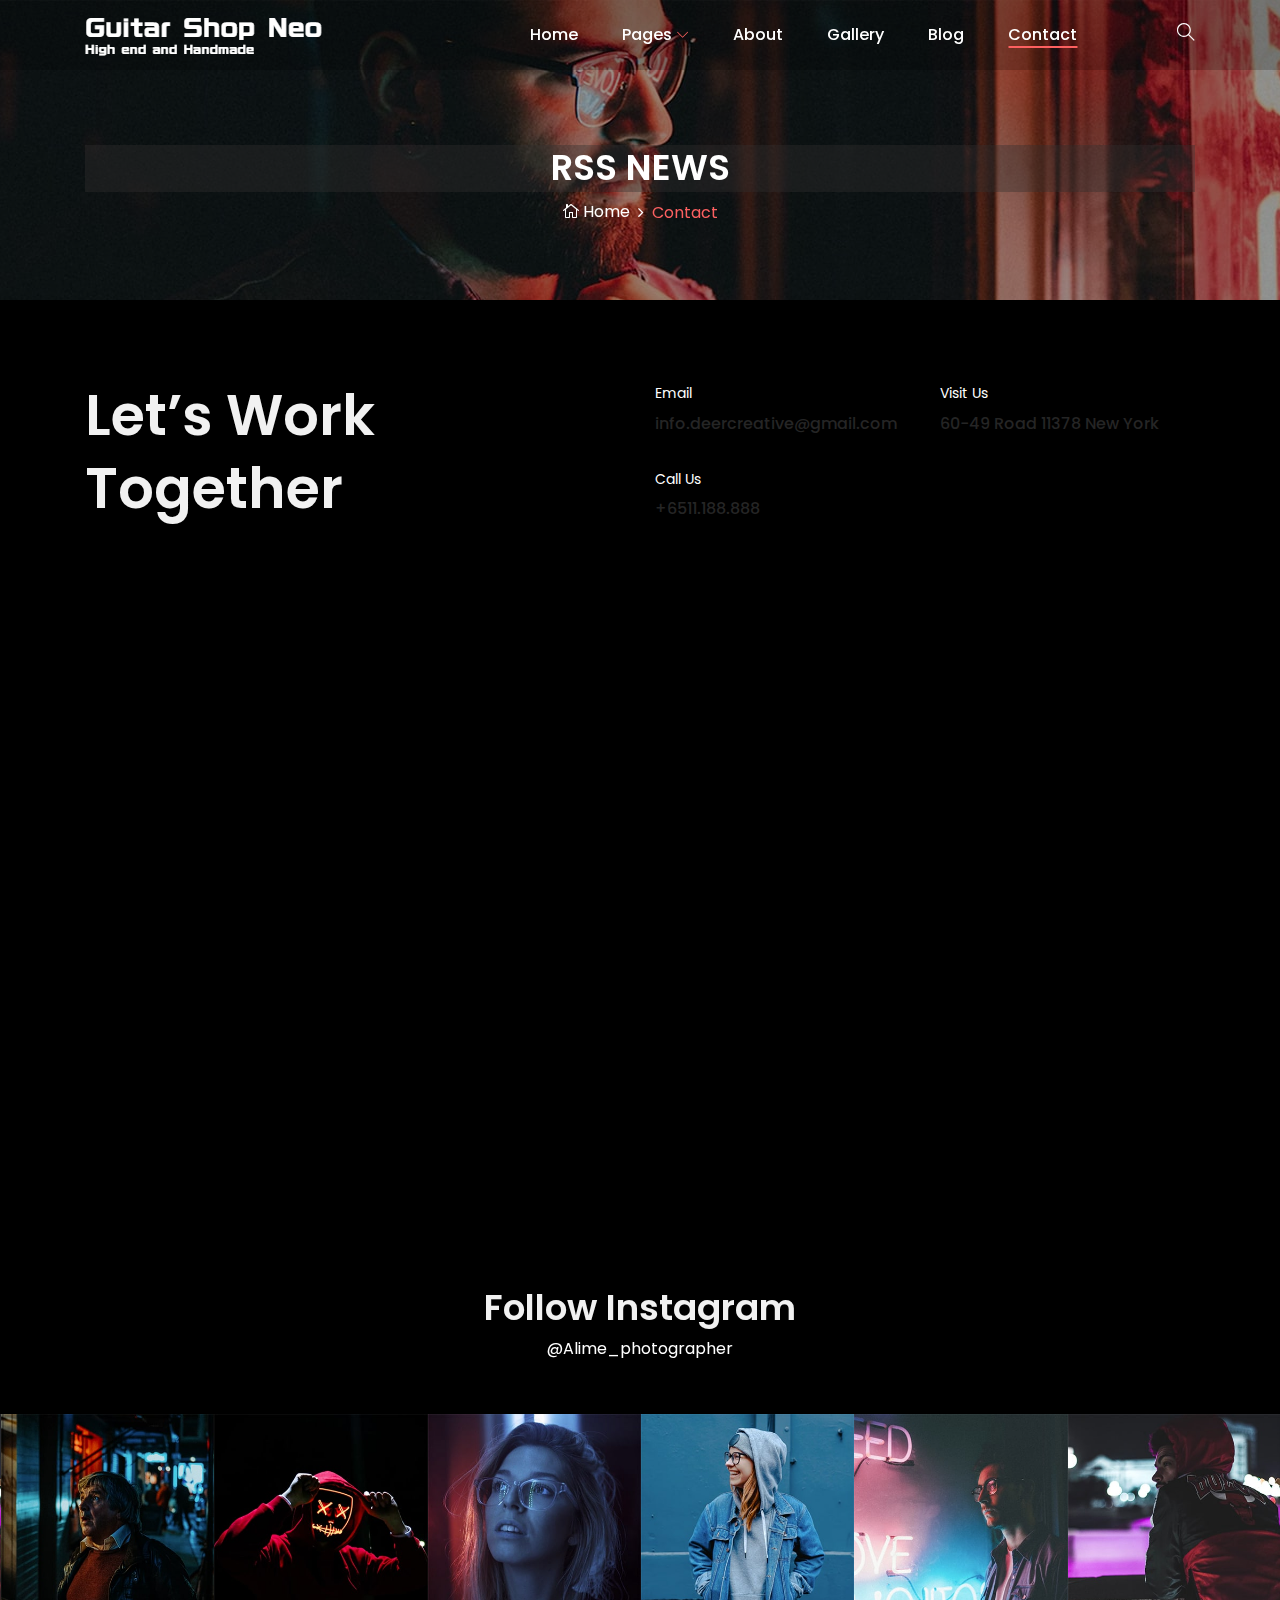
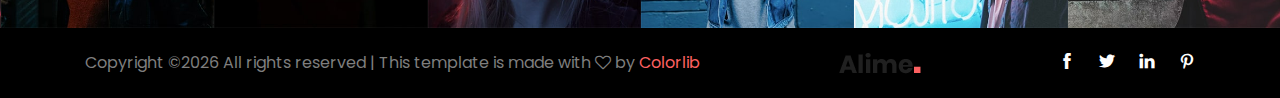
<file: 924/alime/news.html>
<!DOCTYPE html>
<html lang="en">

<head>
    <meta charset="UTF-8">
    <meta name="description" content="">
    <meta http-equiv="X-UA-Compatible" content="IE=edge">
    <meta name="viewport" content="width=device-width, initial-scale=1, shrink-to-fit=no">

    <!-- Title -->
    <title>Guitar Shop NEO RSS NEWS</title>

    <!-- Favicon -->
    <link rel="icon" href="./img/core-img/favicon.jpg">

    <!-- Stylesheet -->
    <link rel="stylesheet" href="style.css">

</head>

<body>
    <!-- Preloader -->
    <div id="preloader">
        <div class="loader"></div>
    </div>
    <!-- /Preloader -->

    <!-- Top Search Form Area -->
    <div class="top-search-area">
        <div class="modal fade" id="searchModal" tabindex="-1" role="dialog" aria-hidden="true">
            <div class="modal-dialog modal-dialog-centered" role="document">
                <div class="modal-content">
                    <div class="modal-body">
                        <!-- Close -->
                        <button type="button" class="btn close-btn" data-dismiss="modal"><i class="ti-close"></i></button>
                        <!-- Form -->
                        <form action="index.html" method="post">
                            <input type="search" name="top-search-bar" class="form-control" placeholder="Search and hit enter...">
                            <button type="submit">Search</button>
                        </form>
                    </div>
                </div>
            </div>
        </div>
    </div>

    <!-- Header Area Start -->
    <header class="header-area">
        <!-- Main Header Start -->
        <div class="main-header-area">
            <div class="classy-nav-container breakpoint-off">
                <div class="container">
                    <!-- Classy Menu -->
                    <nav class="classy-navbar justify-content-between" id="alimeNav">

                        <!-- Logo -->
                        <a class="nav-brand" href="./index.html"><img src="./img/core-img/logo.png" alt=""></a>

                        <!-- Navbar Toggler -->
                        <div class="classy-navbar-toggler">
                            <span class="navbarToggler"><span></span><span></span><span></span></span>
                        </div>

                        <!-- Menu -->
                        <div class="classy-menu">
                            <!-- Menu Close Button -->
                            <div class="classycloseIcon">
                                <div class="cross-wrap"><span class="top"></span><span class="bottom"></span></div>
                            </div>
                            <!-- Nav Start -->
                            <div class="classynav">
                                <ul id="nav">
                                    <li><a href="./index.html">Home</a></li>
                                    <li><a href="#">Pages</a>
                                        <ul class="dropdown">
                                            <li><a href="./index.html">- Home</a></li>
                                            <li><a href="./about.html">- About</a></li>
                                            <li><a href="./gallery.html">- Gallery</a></li>
                                            <li><a href="./blog.html">- Blog</a></li>
                                            <li><a href="./single-blog.html">- Blog Details</a></li>
                                            <li><a href="./contact.html">- Contact</a></li>
                                            <li><a href="#">- Dropdown</a>
                                                <ul class="dropdown">
                                                    <li><a href="#">- Dropdown Item</a></li>
                                                    <li><a href="#">- Dropdown Item</a></li>
                                                    <li><a href="#">- Dropdown Item</a></li>
                                                    <li><a href="#">- Dropdown Item</a></li>
                                                </ul>
                                            </li>
                                        </ul>
                                    </li>
                                    <li><a href="./about.html">About</a></li>
                                    <li><a href="./gallery.html">Gallery</a></li>
                                    <li><a href="./blog.html">Blog</a></li>
                                    <li class="active"><a href="./contact.html">Contact</a></li>
                                </ul>

                                <!-- Search Icon -->
                                <div class="search-icon" data-toggle="modal" data-target="#searchModal"><i class="ti-search"></i></div>
                            </div>
                            <!-- Nav End -->
                        </div>
                    </nav>
                </div>
            </div>
        </div>
    </header>
    <!-- Header Area End -->

    <!-- Breadcrumb Area Start -->
    <section class="breadcrumb-area bg-img bg-overlay jarallax" style="background-image: url(img/bg-img/38.jpg);">
        <div class="container h-100">
            <div class="row h-100 align-items-center">
                <div class="col-12">
                    <div class="breadcrumb-content text-center">
                        <h2 class="page-title">RSS NEWS</h2>
                        <nav aria-label="breadcrumb">
                            <ol class="breadcrumb justify-content-center">
                                <li class="breadcrumb-item"><a href="index.html"><i class="icon_house_alt"></i> Home</a></li>
                                <li class="breadcrumb-item active" aria-current="page">Contact</li>
                            </ol>
                        </nav>
                    </div>
                </div>
            </div>
        </div>
    </section>
    <!-- Breadcrumb Area End -->

    <!-- Contact Area Start -->
    <div class="contact-area section-padding-80-50">
        <div class="container">
            <div class="row">
                <div class="col-12 col-lg-6">
                    <h2 class="contact-title mb-30">Let’s Work <br>Together</h2>
                </div>
                <div class="col-12 col-md-6 col-lg-3">
                    <!-- Contact Info -->
                    <div class="contact-info mb-30">
                        <p>Email</p>
                        <a href="mailto:info.deercreative@gmail.com">info.deercreative@gmail.com</a>
                    </div>
                    <!-- Contact Info -->
                    <div class="contact-info mb-30">
                        <p>Call Us</p>
                        <a href="#">+6511.188.888</a>
                    </div>
                </div>
                <div class="col-12 col-md-6 col-lg-3">
                    <!-- Contact Info -->
                    <div class="contact-info mb-30">
                        <p>Visit Us</p>
                        <a href="#">60-49 Road 11378 New York</a>
                    </div>
                </div>
            </div>
        </div>
    </div>
    <!-- Contact Area End -->

    <!-- Map Area Start -->
    <div class="map-area section-padding-0-80">
        <div class="container">
            <div id="map">
                <iframe src="https://www.google.com/maps/embed?pb=!1m18!1m12!1m3!1d12309.440717226664!2d24.094896788114085!3d56.9484200464499!2m3!1f0!2f0!3f0!3m2!1i1024!2i768!4f13.1!3m3!1m2!1s0x46eecfb0e5073ded%3A0x400cfcd68f2fe30!2sRiga%2C+Latvia!5e0!3m2!1sen!2sbd!4v1550835159592" allowfullscreen></iframe>
            </div>
        </div>
    </div>
    <!-- Map Area End -->

    <!-- Follow Area Start -->
    <div class="follow-area clearfix">
        <div class="container">
            <div class="row">
                <div class="col-12">
                    <div class="section-heading text-center">
                        <h2>Follow Instagram</h2>
                        <p>@Alime_photographer</p>
                    </div>
                </div>
            </div>
        </div>

        <!-- Instagram Feed Area -->
        <div class="instragram-feed-area owl-carousel">
            <!-- Single Instagram Item -->
            <div class="single-instagram-item">
                <img src="img/bg-img/11.jpg" alt="">
                <div class="instagram-hover-content text-center d-flex align-items-center justify-content-center">
                    <a href="#">
                        <i class="ti-instagram" aria-hidden="true"></i>
                        <span>Alime_photographer</span>
                    </a>
                </div>
            </div>
            <!-- Single Instagram Item -->
            <div class="single-instagram-item">
                <img src="img/bg-img/12.jpg" alt="">
                <div class="instagram-hover-content text-center d-flex align-items-center justify-content-center">
                    <a href="#">
                        <i class="ti-instagram" aria-hidden="true"></i>
                        <span>Alime_photographer</span>
                    </a>
                </div>
            </div>
            <!-- Single Instagram Item -->
            <div class="single-instagram-item">
                <img src="img/bg-img/13.jpg" alt="">
                <div class="instagram-hover-content text-center d-flex align-items-center justify-content-center">
                    <a href="#">
                        <i class="ti-instagram" aria-hidden="true"></i>
                        <span>Alime_photographer</span>
                    </a>
                </div>
            </div>
            <!-- Single Instagram Item -->
            <div class="single-instagram-item">
                <img src="img/bg-img/14.jpg" alt="">
                <div class="instagram-hover-content text-center d-flex align-items-center justify-content-center">
                    <a href="#">
                        <i class="ti-instagram" aria-hidden="true"></i>
                        <span>Alime_photographer</span>
                    </a>
                </div>
            </div>
            <!-- Single Instagram Item -->
            <div class="single-instagram-item">
                <img src="img/bg-img/15.jpg" alt="">
                <div class="instagram-hover-content text-center d-flex align-items-center justify-content-center">
                    <a href="#">
                        <i class="ti-instagram" aria-hidden="true"></i>
                        <span>Alime_photographer</span>
                    </a>
                </div>
            </div>
            <!-- Single Instagram Item -->
            <div class="single-instagram-item">
                <img src="img/bg-img/16.jpg" alt="">
                <div class="instagram-hover-content text-center d-flex align-items-center justify-content-center">
                    <a href="#">
                        <i class="ti-instagram" aria-hidden="true"></i>
                        <span>Alime_photographer</span>
                    </a>
                </div>
            </div>
        </div>
    </div>
    <!-- Follow Area End -->

    <!-- Footer Area Start -->
    <footer class="footer-area">
        <div class="container">
            <div class="row">
                <div class="col-12">
                    <div class="footer-content d-flex align-items-center justify-content-between">
                        <!-- Copywrite Text -->
                        <div class="copywrite-text">
                            <p><!-- Link back to Colorlib can't be removed. Template is licensed under CC BY 3.0. -->
Copyright &copy;<script>document.write(new Date().getFullYear());</script> All rights reserved | This template is made with <i class="fa fa-heart-o" aria-hidden="true"></i> by <a href="https://colorlib.com" target="_blank">Colorlib</a>
<!-- Link back to Colorlib can't be removed. Template is licensed under CC BY 3.0. --></p>
                        </div>
                        <!-- Footer Logo -->
                        <div class="footer-logo">
                            <a href="#"><img src="img/core-img/logo2.png" alt=""></a>
                        </div>
                        <!-- Social Info -->
                        <div class="social-info">
                            <a href="#"><i class="ti-facebook" aria-hidden="true"></i></a>
                            <a href="#"><i class="ti-twitter-alt" aria-hidden="true"></i></a>
                            <a href="#"><i class="ti-linkedin" aria-hidden="true"></i></a>
                            <a href="#"><i class="ti-pinterest" aria-hidden="true"></i></a>
                        </div>
                    </div>
                </div>
            </div>
        </div>
    </footer>
    <!-- Footer Area End -->

    <!-- **** All JS Files ***** -->
    <!-- jQuery 2.2.4 -->
    <script src="js/jquery.min.js"></script>
    <!-- Popper -->
    <script src="js/popper.min.js"></script>
    <!-- Bootstrap -->
    <script src="js/bootstrap.min.js"></script>
    <!-- All Plugins -->
    <script src="js/alime.bundle.js"></script>
    <!-- Active -->
    <script src="js/default-assets/active.js"></script>

</body>

</html>
</file>
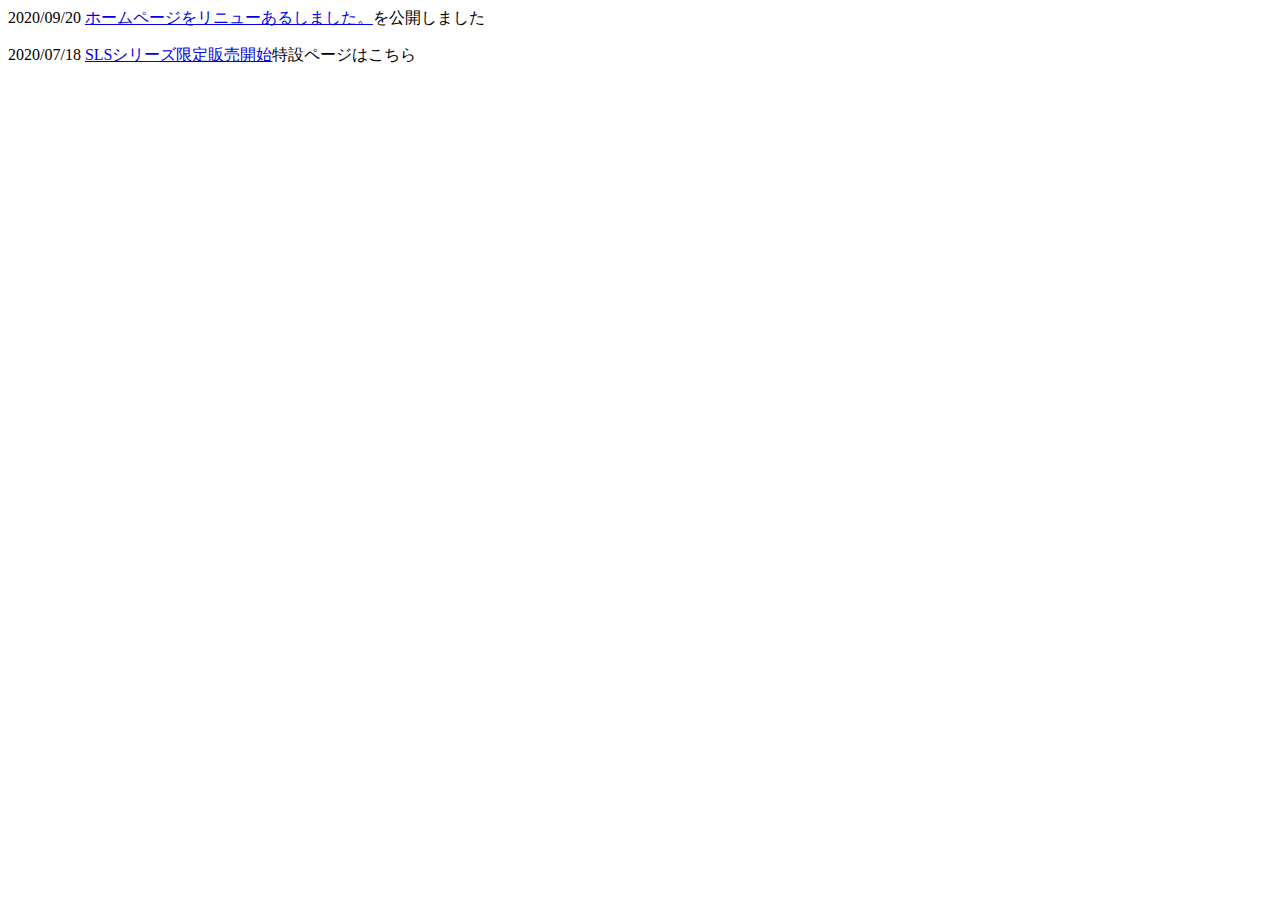
<file: 924/alime/news2.html>
<html>
 <head>
 <meta http-equiv="Content-Type" content="text/html; charset=utf-8">
 <title>新着情報</title>
 </head>
 <body>
 <p>2020/09/20 <a href="https://nagoyafun.site" target="_parent">ホームページをリニューあるしました。</a>を公開しました</p>
 <p>2020/07/18 <a href="#" target="_parent">SLSシリーズ限定販売開始</a>特設ページはこちら</p>
 
 </body>
 </html>
</file>
<file: 924/style.css>
/* ------------------------------------------
[Master Stylesheet]

Template Name: Alime - Photography HTML Template
Template Author: Colorlib
Template Author URL: http://colorlib.com
Version: 1.0.0
Last Update: Feb 22, 2019


[Tables of CSS Content]

+ body

    - 01.0 Reboot CSS
    - 02.0 Spacing CSS
    - 03.0 Preloader CSS
    - 04.0 Heading CSS
    - 05.0 Backtotop CSS
    - 06.0 Buttons CSS
    - 07.0 Header CSS
    - 08.0 Hero CSS
    - 09.0 Footer CSS
    - 10.0 Follow CSS
    - 11.0 About CSS
    - 12.0 Breadcrumb CSS
    - 13.0 Blog CSS
    - 14.0 Team CSS
    - 15.0 Gallery CSS
    - 16.0 Contact CSS

--------------------------------------------- */
/* Import Fonts & All CSS */
@import url("https://fonts.googleapis.com/css?family=Poppins:100,200,300,400,500,600,700");
@import url(css/bootstrap.min.css);
@import url(css/animate.css);
@import url(css/default-assets/classy-nav.css);
@import url(css/owl.carousel.min.css);
@import url(css/magnific-popup.css);
@import url(css/font-awesome.min.css);
@import url(css/default-assets/themify-icons.css);
@import url(css/style.css);
/* :: 01.0 Reboot CSS */
* {
  margin: 0;
  padding: 0; }

body {
  font-family: "Poppins", sans-serif;
  font-weight: 400;
  font-size: 16px;
  position: relative;
  z-index: auto; }

h1,
h2,
h3,
h4,
h5,
h6 {
  font-family: "Poppins", sans-serif;
  color: #ffffff;
  line-height: 1.3;
  font-weight: 600; }

a,
a:active,
a:focus,
a:hover {
  color: #252525;
  text-decoration: none;
  -webkit-transition-duration: 500ms;
  -o-transition-duration: 500ms;
  transition-duration: 500ms;
  outline: none;
  font-weight: 500; }

li {
  list-style: none; }

p {
  line-height: 1.9;
  color: #ffffff;
  font-size: 16px;
  font-weight: 400; }

img {
  width: 100%;
  height: auto; }

ul {
  margin: 0;
  padding: 0; }
  ul li {
    margin: 0;
    padding: 0; }

.bg-overlay {
  position: relative;
  z-index: 1; }
  .bg-overlay::after {
    position: absolute;
    content: "";
    height: 100%;
    width: 100%;
    top: 0;
    left: 0;
    z-index: -1;
    background-color: rgba(0, 0, 0, 0.4); }

.bg-img {
  background-position: center center !important;
  background-size: cover !important;
  background-repeat: no-repeat !important; }

.jarallax {
  position: relative;
  z-index: 0; }
  .jarallax > .jarallax-img {
    position: absolute;
    object-fit: cover;
    font-family: 'object-fit: cover';
    top: 0;
    left: 0;
    width: 100%;
    height: 100%;
    z-index: -1; }

.mfp-image-holder .mfp-close,
.mfp-iframe-holder .mfp-close {
  position: fixed;
  z-index: 100;
  color: #ffffff;
  right: 20px;
  text-align: center;
  padding-right: 0;
  width: 100%;
  top: 20px;
  width: 30px;
  background: #fc6060;
  height: 30px;
  line-height: 30px; }

img.mfp-img {
  -webkit-box-shadow: 0 2px 40px 8px rgba(15, 15, 15, 0.15);
  box-shadow: 0 2px 40px 8px rgba(15, 15, 15, 0.15); }

button.mfp-close,
button.mfp-arrow {
  background: #fc6060; }

.mfp-bottom-bar {
  display: none !important; }

.mfp-bg {
  background-color: #000000; }

.bg-transparent {
  background-color: transparent !important; }

.bg-gray {
  background-color: #000000 !important; }

textarea:focus,
input:focus {
  outline: none; }

textarea:invalid,
input:invalid,
textarea:required,
input:required {
  box-shadow: none !important; }

.border {
  border-color: #ebebeb; }

.mfp-arrow-left::after {
  border-right-color: transparent; }

.mfp-arrow-left::before {
  border-right-color: #ffffff; }

.mfp-arrow-right::after {
  border-left-color: transparent; }

.mfp-arrow-right::before {
  border-left-color: #ffffff; }

/* :: 02.0 Spacing CSS */
.mt-15 {
  margin-top: 15px; }

.mt-30 {
  margin-top: 30px; }

.mt-40 {
  margin-top: 40px; }

.mt-50 {
  margin-top: 50px; }

.mt-70 {
  margin-top: 70px; }

.mt-80 {
  margin-top: 80px; }

.mt-100 {
  margin-top: 100px; }

.mt-150 {
  margin-top: 150px; }

.mr-15 {
  margin-right: 15px; }

.mr-30 {
  margin-right: 30px; }

.mr-50 {
  margin-right: 50px; }

.mr-100 {
  margin-right: 100px; }

.mb-10 {
  margin-bottom: 10px; }

.mb-15 {
  margin-bottom: 15px; }

.mb-30 {
  margin-bottom: 30px; }

.mb-40 {
  margin-bottom: 40px; }

.mb-50 {
  margin-bottom: 50px; }

.mb-60 {
  margin-bottom: 60px; }

.mb-70 {
  margin-bottom: 70px; }

.mb-80 {
  margin-bottom: 80px; }

.mb-100 {
  margin-bottom: 100px; }

.ml-15 {
  margin-left: 15px; }

.ml-30 {
  margin-left: 30px; }

.ml-50 {
  margin-left: 50px; }

.ml-100 {
  margin-left: 100px; }

.pt-50 {
  padding-top: 50px !important; }

.section-padding-80 {
  padding-top: 80px;
  padding-bottom: 80px; }

.section-padding-0-80 {
  padding-top: 0;
  padding-bottom: 80px; }

.section-padding-80-0 {
  padding-top: 80px;
  padding-bottom: 0; }

.section-padding-80-50 {
  padding-top: 80px;
  padding-bottom: 50px; }

.section-padding-100 {
  padding-top: 100px;
  padding-bottom: 100px; }

.section-padding-0-100 {
  padding-top: 0;
  padding-bottom: 100px; }

.section-padding-100-0 {
  padding-top: 100px;
  padding-bottom: 0; }

/* :: 3.0 Preloader CSS */
#preloader {
  position: fixed;
  width: 100%;
  height: 100%;
  z-index: 9999999;
  top: 0;
  left: 0;
  background-color: #000000;
  display: -webkit-box;
  display: -ms-flexbox;
  display: flex;
  -webkit-box-align: center;
  -ms-flex-align: center;
  align-items: center;
  -webkit-box-pack: center;
  -ms-flex-pack: center;
  justify-content: center;
  overflow: hidden; }

.loader,
.loader:before,
.loader:after {
  border-radius: 50%;
  width: 2.5em;
  height: 2.5em;
  -webkit-animation-fill-mode: both;
  animation-fill-mode: both;
  -webkit-animation: load7 1.8s infinite ease-in-out;
  animation: load7 1.8s infinite ease-in-out; }

.loader {
  margin-top: -20px;
  color: #fc6060;
  font-size: 6px;
  position: relative;
  -webkit-transform: translateZ(0);
  -ms-transform: translateZ(0);
  transform: translateZ(0);
  -webkit-animation-delay: -0.16s;
  animation-delay: -0.16s; }

.loader:before,
.loader:after {
  content: '';
  position: absolute;
  top: 0; }

.loader:before {
  left: -3.5em;
  -webkit-animation-delay: -0.32s;
  animation-delay: -0.32s; }

.loader:after {
  left: 3.5em; }

@-webkit-keyframes load7 {
  0%,
    80%,
    100% {
    box-shadow: 0 2.5em 0 -1.3em; }
  40% {
    box-shadow: 0 2.5em 0 0; } }
@keyframes load7 {
  0%,
    80%,
    100% {
    box-shadow: 0 2.5em 0 -1.3em; }
  40% {
    box-shadow: 0 2.5em 0 0; } }
/* :: 4.0 Heading CSS */
.section-heading {
  position: relative;
  z-index: 1;
  margin-bottom: 50px; }
  .section-heading h2 {
    font-size: 36px;
    text-transform: capitalize;
    margin-bottom: 5px;
    display: block;
    line-height: 1.2; }
    @media only screen and (max-width: 767px) {
      .section-heading h2 {
        font-size: 24px; } }
  .section-heading p {
    margin-bottom: 0; }
  .section-heading.white p,
  .section-heading.white h2 {
    color: #ffffff; }

/* :: 5.0 Backtotop CSS */
#scrollUp {
  position: fixed;
  right: 40px;
  font-size: 20px;
  line-height: 40px;
  width: 40px;
  height: 40px;
  bottom: 40px;
  background-color: #fc6060;
  color: #ffffff;
  text-align: center;
  -webkit-transition-duration: 500ms;
  -o-transition-duration: 500ms;
  transition-duration: 500ms;
  border-radius: 50%;
  -webkit-box-shadow: 0 2px 40px 8px rgba(15, 15, 15, 0.15);
  box-shadow: 0 2px 40px 8px rgba(15, 15, 15, 0.15);
  z-index: 15962536; }
  @media only screen and (max-width: 767px) {
    #scrollUp {
      right: 20px;
      bottom: 20px; } }
  #scrollUp:focus, #scrollUp:hover {
    background-color: #000000;
    color: #ffffff; }

/* :: 6.0 Buttons CSS */
.btn:focus {
  box-shadow: none; }

.alime-btn {
  position: relative;
  z-index: 1;
  min-width: 160px;
  height: 46px;
  line-height: 42px;
  font-size: 16px;
  font-weight: 500;
  display: inline-block;
  padding: 0 30px;
  text-align: center;
  text-transform: capitalize;
  background-color: transparent;
  color: #ffffff;
  border: 2px solid #fc6060;
  border-radius: 60px;
  -webkit-transition-duration: 500ms;
  -o-transition-duration: 500ms;
  transition-duration: 500ms; }
  .alime-btn.btn-2 {
    color: #252525; }
  .alime-btn:focus, .alime-btn:hover {
    font-weight: 500;
    -webkit-box-shadow: 0 2px 40px 8px rgba(15, 15, 15, 0.15);
    box-shadow: 0 2px 40px 8px rgba(15, 15, 15, 0.15);
    background-color: #fc6060;
    color: #ffffff; }

.badges-btn {
  background-color: #ebebeb;
  padding: 5px 15px;
  display: inline-block;
  color: #636363;
  font-size: 12px;
  font-weight: 500;
  text-transform: uppercase;
  border-radius: 2px;
  -webkit-transition-duration: 500ms;
  -o-transition-duration: 500ms;
  transition-duration: 500ms;
  letter-spacing: 1px; }
  .badges-btn:hover, .badges-btn:focus {
    background-color: #fc6060;
    color: #ffffff;
    font-weight: 500; }

/* :: 7.0 Header CSS */
.header-area {
  position: fixed;
  z-index: 100;
  width: 100%;
  -webkit-transition-duration: 500ms;
  -o-transition-duration: 500ms;
  transition-duration: 500ms;
  background-color: transparent; }
  .header-area .search-icon {
    position: relative;
    z-index: 1;
    margin-left: 80px; }
    .header-area .search-icon i {
      font-size: 18px;
      color: #ffffff;
      cursor: pointer; }

.top-search-area .modal {
  background-color: rgba(0, 0, 0, 0.7); }
.top-search-area .modal-content .modal-body {
  padding: 50px; }
  .top-search-area .modal-content .modal-body button.close-btn {
    position: absolute;
    top: 15px;
    right: 15px;
    z-index: 10;
    font-size: 14px; }
    .top-search-area .modal-content .modal-body button.close-btn.btn {
      padding: 0;
      background-color: transparent; }
.top-search-area form {
  width: 100%;
  position: relative;
  z-index: 1; }
  .top-search-area form input {
    width: 100%;
    height: 50px;
    border: none;
    -webkit-box-shadow: 0 0 30px 15px rgba(0, 0, 0, 0.08);
    box-shadow: 0 0 30px 15px rgba(0, 0, 0, 0.08);
    border-radius: 6px;
    font-size: 12px;
    font-style: italic;
    padding: 0 20px; }
    .top-search-area form input:focus {
      -webkit-box-shadow: 0 0 30px 15px rgba(0, 0, 0, 0.08);
      box-shadow: 0 0 30px 15px rgba(0, 0, 0, 0.08); }
  .top-search-area form button {
    position: absolute;
    width: 100px;
    height: 50px;
    top: 0;
    right: 0;
    z-index: 10;
    border-radius: 0 6px 6px 0;
    border: none;
    background-color: #fc6060;
    font-weight: 600;
    font-size: 14px;
    text-transform: uppercase;
    text-align: center;
    color: #ffffff;
    cursor: pointer; }

.classy-nav-container {
  background-color: transparent;
  padding: 0; }
  .classy-nav-container .classy-navbar {
    -webkit-transition-duration: 500ms;
    -o-transition-duration: 500ms;
    transition-duration: 500ms;
    height: 70px;
    padding: 0; }
    @media only screen and (max-width: 767px) {
      .classy-nav-container .classy-navbar .nav-brand {
        max-width: 90px;
        margin-right: 15px; } }
    .classy-nav-container .classy-navbar .classynav ul li a {
      font-size: 16px;
      text-transform: capitalize;
      color: #ffffff;
      font-weight: 500;
      padding: 0 20px; }
      .classy-nav-container .classy-navbar .classynav ul li a:hover, .classy-nav-container .classy-navbar .classynav ul li a:focus {
        color: #fc6060; }
      @media only screen and (min-width: 992px) and (max-width: 1199px) {
        .classy-nav-container .classy-navbar .classynav ul li a {
          font-size: 14px; } }
      @media only screen and (min-width: 768px) and (max-width: 991px) {
        .classy-nav-container .classy-navbar .classynav ul li a {
          font-size: 14px;
          color: #252525; }
          .classy-nav-container .classy-navbar .classynav ul li a:hover, .classy-nav-container .classy-navbar .classynav ul li a:focus {
            color: #fc6060; } }
      @media only screen and (max-width: 767px) {
        .classy-nav-container .classy-navbar .classynav ul li a {
          font-size: 14px;
          color: #252525; }
          .classy-nav-container .classy-navbar .classynav ul li a:hover, .classy-nav-container .classy-navbar .classynav ul li a:focus {
            color: #fc6060; } }
    .classy-nav-container .classy-navbar .classynav ul li.cn-dropdown-item ul li a, .classy-nav-container .classy-navbar .classynav ul li.megamenu-item ul li a {
      font-size: 14px;
      text-transform: capitalize;
      height: 42px;
      line-height: 42px;
      padding: 0 30px;
      color: #252525; }
      .classy-nav-container .classy-navbar .classynav ul li.cn-dropdown-item ul li a:focus, .classy-nav-container .classy-navbar .classynav ul li.cn-dropdown-item ul li a:hover, .classy-nav-container .classy-navbar .classynav ul li.megamenu-item ul li a:focus, .classy-nav-container .classy-navbar .classynav ul li.megamenu-item ul li a:hover {
        color: #fc6060; }

.classynav ul li.active a {
  position: relative;
  z-index: 1; }
  .classynav ul li.active a::before {
    width: calc(100% - 40px);
    height: 2px;
    background-color: #fc6060;
    position: absolute;
    bottom: 7px;
    left: 0;
    z-index: 1;
    content: '';
    left: 50%;
    transform: translateX(-50%); }
    @media only screen and (min-width: 768px) and (max-width: 991px) {
      .classynav ul li.active a::before {
        display: none; } }
    @media only screen and (max-width: 767px) {
      .classynav ul li.active a::before {
        display: none; } }

.classynav ul li.has-down > a::after,
.classynav ul li.has-down.active > a::after,
.classynav ul li.megamenu-item > a::after {
  color: #fc6060; }

.breakpoint-off .classynav ul li .dropdown,
.breakpoint-off .classynav ul li .megamenu {
  width: 210px;
  -webkit-box-shadow: 0 2px 40px 8px rgba(15, 15, 15, 0.15);
  box-shadow: 0 2px 40px 8px rgba(15, 15, 15, 0.15);
  border-radius: 6px; }

.breakpoint-off .classynav ul li .megamenu {
  width: 100%; }

.classy-navbar-toggler .navbarToggler span {
  background-color: #252525; }

.main-header-area {
  position: relative;
  z-index: 1;
  background-color: transparent;
  -webkit-transition-duration: 500ms;
  -o-transition-duration: 500ms;
  transition-duration: 500ms;
  height: 70px;
  background-color: rgba(0, 0, 0, 0.2); }
  .main-header-area.sticky {
    background-color: #000000; }

.classy-navbar-toggler .navbarToggler span {
  background-color: #ffffff; }

/* :: 8.0 Hero CSS */
.welcome-area {
  position: relative;
  z-index: 1; }

.welcome-slides {
  position: relative;
  z-index: 1;
  overflow: hidden; }
  .welcome-slides .owl-prev,
  .welcome-slides .owl-next {
    -webkit-transition-duration: 500ms;
    -o-transition-duration: 500ms;
    transition-duration: 500ms;
    width: 66px;
    height: 66px;
    border-radius: 50%;
    background-color: rgba(255, 255, 255, 0.1);
    position: absolute;
    top: 50%;
    left: 70px;
    margin-top: -33px;
    z-index: 10;
    text-align: center;
    line-height: 70px;
    color: #ffffff;
    font-size: 30px; }
    .welcome-slides .owl-prev:hover, .welcome-slides .owl-prev:focus,
    .welcome-slides .owl-next:hover,
    .welcome-slides .owl-next:focus {
      background-color: #020202; }
    @media only screen and (min-width: 768px) and (max-width: 991px) {
      .welcome-slides .owl-prev,
      .welcome-slides .owl-next {
        left: 30px; } }
    @media only screen and (max-width: 767px) {
      .welcome-slides .owl-prev,
      .welcome-slides .owl-next {
        width: 40px;
        left: 15px;
        height: 40px;
        font-size: 18px;
        line-height: 44px; } }
  .welcome-slides .owl-next {
    left: auto;
    right: 70px; }
    @media only screen and (min-width: 768px) and (max-width: 991px) {
      .welcome-slides .owl-next {
        right: 30px; } }
    @media only screen and (max-width: 767px) {
      .welcome-slides .owl-next {
        right: 15px; } }

.single-welcome-slide {
  position: relative;
  z-index: 2;
  width: 100%;
  height: 880px;
  background-color: #fc6060; }
  @media only screen and (min-width: 992px) and (max-width: 1199px) {
    .single-welcome-slide {
      height: 750px; } }
  @media only screen and (min-width: 768px) and (max-width: 991px) {
    .single-welcome-slide {
      height: 750px; } }
  @media only screen and (max-width: 767px) {
    .single-welcome-slide {
      height: 600px; } }
  .single-welcome-slide .welcome-text {
    position: relative;
    z-index: 1; }
    .single-welcome-slide .welcome-text h2 {
      font-weight: 700;
      font-size: 82px;
      display: block;
      margin-bottom: 0;
      background: -webkit-linear-gradient(#ffa600, #fdfdfd);
      -webkit-background-clip: text;
      -webkit-text-fill-color: transparent; }
      @media only screen and (max-width: 767px) {
        .single-welcome-slide .welcome-text h2 {
          font-size: 42px; } }
    .single-welcome-slide .welcome-text p {
      color: #ffffff;
      margin-bottom: 50px;
      display: block; }
    .single-welcome-slide .welcome-text .hero-mail-contact {
      color: #ffffff;
      font-style: italic;
      text-decoration: underline; }
      .single-welcome-slide .welcome-text .hero-mail-contact:hover, .single-welcome-slide .welcome-text .hero-mail-contact:focus {
        color: #fc6060; }

/* :: 9.0 Footer CSS */
.footer-content {
  padding: 20px 0; }
  .footer-content .copywrite-text {
    position: relative;
    z-index: 1; }
    .footer-content .copywrite-text p {
      margin-bottom: 0;
      color: #7e7e7e; }
      @media only screen and (max-width: 767px) {
        .footer-content .copywrite-text p {
          font-size: 12px; } }
      .footer-content .copywrite-text p a {
        color: #fc6060;
        font-weight: 400; }
        @media only screen and (max-width: 767px) {
          .footer-content .copywrite-text p a {
            font-size: 12px; } }
  @media only screen and (max-width: 767px) {
    .footer-content .footer-logo a img {
      FONT-WEIGHT: 100;
      max-width: 50px;
      } }
  .footer-content .social-info a {
    color: #ffffff;
    font-size: 16px;
    margin-right: 20px; }
    .footer-content .social-info a:last-child {
      margin-right: 0; }
    @media only screen and (max-width: 767px) {
      .footer-content .social-info a {
        margin-right: 5px;
        font-size: 12px; } }
    .footer-content .social-info a:hover, .footer-content .social-info a:focus {
      color: #fc6060; }

/* :: 10.0 Follow CSS */
.single-instagram-item {
  position: relative;
  z-index: 1;
  overflow: hidden;
  -webkit-transition-duration: 500ms;
  -o-transition-duration: 500ms;
  transition-duration: 500ms; }
  .single-instagram-item img {
    width: 100%;
    -webkit-transition-duration: 1500ms;
    -o-transition-duration: 1500ms;
    transition-duration: 1500ms; }
  .single-instagram-item .instagram-hover-content {
    width: 100%;
    height: 100%;
    position: absolute;
    top: 0;
    bottom: 0;
    left: 0;
    right: 0;
    background-color: rgba(0, 0, 0, 0.9);
    opacity: 0;
    visibility: hidden;
    -webkit-transition-duration: 500ms;
    -o-transition-duration: 500ms;
    transition-duration: 500ms; }
    .single-instagram-item .instagram-hover-content a {
      text-align: center; }
      .single-instagram-item .instagram-hover-content a i {
        color: #ffffff;
        font-size: 32px;
        display: block;
        margin-bottom: 15px; }
      .single-instagram-item .instagram-hover-content a span {
        font-size: 14px;
        margin-bottom: 0;
        color: #ffffff; }
        @media only screen and (min-width: 992px) and (max-width: 1199px) {
          .single-instagram-item .instagram-hover-content a span {
            font-size: 12px; } }
        @media only screen and (min-width: 768px) and (max-width: 991px) {
          .single-instagram-item .instagram-hover-content a span {
            font-size: 12px; } }
        @media only screen and (max-width: 767px) {
          .single-instagram-item .instagram-hover-content a span {
            font-size: 12px; } }
  .single-instagram-item:hover img {
    -webkit-transform: scale(1.1);
    -ms-transform: scale(1.1);
    transform: scale(1.1); }
  .single-instagram-item:hover .instagram-hover-content {
    opacity: 1;
    visibility: visible; }

.instagram-gallery-single-item:hover .instagram-hover-content .zoom-img {
  margin-top: 0;
  opacity: 1; }

/* :: 11.0 About CSS */
.about-us-content h3 {
  font-size: 36px;
  display: block;
  margin-bottom: 5px; }
  @media only screen and (max-width: 767px) {
    .about-us-content h3 {
      font-size: 24px; } }
.about-us-content .line {
  height: 3px;
  width: 70px;
  background-color: #fc6060;
  margin-bottom: 30px; }

.about-video-area {
  position: relative;
  z-index: 1;
  border-radius: 10px; }
  .about-video-area img {
    -webkit-box-shadow: 3px 0 24px rgba(0, 0, 0, 0.15);
    box-shadow: 3px 0 24px rgba(0, 0, 0, 0.15);
    width: 100%;
    border-radius: 10px; }
  .about-video-area .video-icon a {
    position: absolute;
    top: 50%;
    left: 50%;
    z-index: 99;
    -webkit-transform: translate(-50%, -50%);
    -ms-transform: translate(-50%, -50%);
    transform: translate(-50%, -50%);
    color: #ffffff;
    height: 50px;
    width: 50px;
    display: inline-block;
    background-color: #fc6060;
    text-align: center;
    line-height: 56px;
    font-size: 38px;
    border-radius: 50%; }
    .about-video-area .video-icon a::after {
      content: '';
      position: absolute;
      width: 0%;
      height: 0%;
      border-radius: 50%;
      background-color: transparent;
      top: 50%;
      left: 50%;
      -webkit-transform: translate(-50%, -50%);
      -ms-transform: translate(-50%, -50%);
      transform: translate(-50%, -50%);
      border: 2px solid #fc6060;
      -webkit-animation: video-icon 1200ms linear infinite;
      animation: video-icon 1200ms linear infinite;
      z-index: -10; }
    .about-video-area .video-icon a:hover, .about-video-area .video-icon a:focus {
      background-color: #000000; }
      .about-video-area .video-icon a:hover::after, .about-video-area .video-icon a:focus::after {
        border: 2px solid #000000; }

@-webkit-keyframes video-icon {
  0% {
    width: 0;
    height: 0;
    opacity: 1; }
  50% {
    width: 100%;
    height: 100%;
    opacity: 1; }
  100% {
    width: 200%;
    height: 200%;
    opacity: 0; } }
@keyframes video-icon {
  0% {
    width: 0;
    height: 0;
    opacity: 1; }
  50% {
    width: 100%;
    height: 100%;
    opacity: 1; }
  100% {
    width: 200%;
    height: 200%;
    opacity: 0; } }

   
.why-choose-us-content {

  -webkit-transition-duration: 800ms;
  -o-transition-duration: 800ms;
  transition-duration: 800ms;
  background-color: #383838;
  padding: 80px 30px 50px;
  border-radius: 10px;
  box-shadow: 3px 0 15px -1px rgba(255, 254, 254, 0.15);
  position: relative;
  z-index: 1;
  margin-top: 50px; }


  h2 {
    font-family: "Poppins", sans-serif;
    color: #ffffff;
    line-height: 1.3;
    font-weight: 600; }

  .why-choose-us-content .chosse-us-icon {
    -webkit-transition-duration: 800ms;
    -o-transition-duration: 800ms;
    transition-duration: 800ms;
    height: 76px;
    width: 76px;
    background-color: #fc6060;
    display: inline-block;
    text-align: center;
    line-height: 76px;
    border-radius: 50%;
    color: #ffffff;
    font-size: 30px;
    position: absolute;
    top: -38px;
    left: 50%;
    margin-left: -38px; }
    
    h2 {
      font-family: "Poppins", sans-serif;
      color: #f1f1f1;
      line-height: 1.3;
      font-weight: 600; }
  
  .why-choose-us-content h4 {
    font-size: 20px;
    font-weight: 500;
    margin-bottom: 15px;
    -webkit-transition-duration: 800ms;
    -o-transition-duration: 800ms;
    transition-duration: 800ms; }
  .why-choose-us-content p {
    -webkit-transition-duration: 800ms;
    -o-transition-duration: 800ms;
    transition-duration: 800ms;
    font-size: 14px;
    margin-bottom: 0; }
  .why-choose-us-content:hover, .why-choose-us-content:focus {
    background-color: #fc6060; }
    .why-choose-us-content:hover .chosse-us-icon, .why-choose-us-content:focus .chosse-us-icon {
      background-color: #000000;
      box-shadow: 0 5px 15px 2px rgba(255, 255, 255, 0.15); }
    .why-choose-us-content:hover h4,
    .why-choose-us-content:hover p, .why-choose-us-content:focus h4,
    .why-choose-us-content:focus p {
      color: #ffffff; }

/* :: 12.0 Breadcrumb CSS */
.breadcrumb-area {
  position: relative;
  z-index: 1;
  height: 300px; }
  @media only screen and (max-width: 767px) {
    .breadcrumb-area {
      height: 240px; } }
  .breadcrumb-area .page-title {
    color: #ffffff;
    font-size: 36px; }
    @media only screen and (max-width: 767px) {
      .breadcrumb-area .page-title {
        font-size: 24px; } }

.breadcrumb-content {
  position: relative;
  z-index: 1;
  margin-top: 70px; }
  .breadcrumb-content .breadcrumb {
    padding: 0;
    background-color: transparent;
    margin-bottom: 0; }
    .breadcrumb-content .breadcrumb .breadcrumb-item {
      color: #fc6060;
      font-weight: 400;
      font-size: 16px; }
      .breadcrumb-content .breadcrumb .breadcrumb-item a {
        font-size: 16px;
        color: #ffffff;
        font-weight: 400; }
        .breadcrumb-content .breadcrumb .breadcrumb-item a:hover, .breadcrumb-content .breadcrumb .breadcrumb-item a:focus {
          color: #fc6060; }
    .breadcrumb-content .breadcrumb .breadcrumb-item + .breadcrumb-item::before {
      content: '\f105';
      color: #ffffff;
      font-family: "FontAwesome"; }

.breadcrumb-area.blog {
  height: 550px; }
  .breadcrumb-area.blog .breadcrumb-content .post-catagory {
    padding: 2px 15px;
    border-radius: 2px;
    font-size: 12px;
    text-transform: uppercase;
    color: #ffffff;
    background-color: #fc6060;
    font-weight: 500;
    margin-bottom: 15px; }
    .breadcrumb-area.blog .breadcrumb-content .post-catagory:hover, .breadcrumb-area.blog .breadcrumb-content .post-catagory:focus {
      font-weight: 500;
      background-color: #000000; }
  .breadcrumb-area.blog .breadcrumb-content .page-title {
    display: block;
    font-size: 48px;
    margin-bottom: 20px; }
    @media only screen and (max-width: 767px) {
      .breadcrumb-area.blog .breadcrumb-content .page-title {
        font-size: 30px; } }
  .breadcrumb-area.blog .breadcrumb-content .post-meta {
    position: relative;
    z-index: 1;
    margin-bottom: 5px; }
    .breadcrumb-area.blog .breadcrumb-content .post-meta a {
      position: relative;
      z-index: 1;
      font-size: 16px;
      color: #ffffff;
      font-weight: 500;
      margin-right: 21px; }
      @media only screen and (max-width: 767px) {
        .breadcrumb-area.blog .breadcrumb-content .post-meta a {
          font-size: 13px; } }
      .breadcrumb-area.blog .breadcrumb-content .post-meta a::after {
        content: '|';
        position: absolute;
        top: 0;
        right: -11px;
        z-index: 1; }
      .breadcrumb-area.blog .breadcrumb-content .post-meta a:last-child::after {
        display: none; }
      .breadcrumb-area.blog .breadcrumb-content .post-meta a:hover, .breadcrumb-area.blog .breadcrumb-content .post-meta a:focus {
        color: #fc6060; }
        .breadcrumb-area.blog .breadcrumb-content .post-meta a:hover::after, .breadcrumb-area.blog .breadcrumb-content .post-meta a:focus::after {
          color: #ffffff; }

/* :: 13.0 Blog CSS */
.blog-details-text {
  position: relative;
  z-index: 1; }
  .blog-details-text .row {
    margin-right: -5px;
    margin-left: -5px; }
    .blog-details-text .row .col-12 {
      padding-right: 5px;
      padding-left: 5px; }
  .blog-details-text p {
    font-size: 18px;
    margin-bottom: 20px; }

.alime-blockquote {
  position: relative;
  z-index: 1;
  margin-bottom: 30px;
  margin-top: 30px;
  border-left: 3px solid #fc6060;
  padding-left: 30px; }
  .alime-blockquote h4 {
    margin-bottom: 15px;
    font-size: 24px;
    color: #161715;
    line-height: 1.5;
    font-weight: 400; }
    @media only screen and (max-width: 767px) {
      .alime-blockquote h4 {
        font-size: 18px; } }
  .alime-blockquote h6 {
    font-size: 18px;
    color: #fc6060;
    text-transform: uppercase;
    margin-bottom: 0; }
    @media only screen and (max-width: 767px) {
      .alime-blockquote h6 {
        font-size: 14px; } }

.post-author-area {
  position: relative;
  z-index: 1; }
  @media only screen and (max-width: 767px) {
    .post-author-area {
      -ms-flex-wrap: wrap;
      flex-wrap: wrap; } }
  @media only screen and (max-width: 767px) {
    .post-author-area .popular-tags {
      -webkit-box-flex: 0;
      -ms-flex: 0 0 100%;
      flex: 0 0 100%;
      max-width: 100%;
      width: 100%;
      margin-bottom: 30px; } }
  .post-author-area .popular-tags li {
    display: inline-block;
    float: left;
    margin: 3px; }
  @media only screen and (max-width: 767px) {
    .post-author-area .post-social-info {
      -webkit-box-flex: 0;
      -ms-flex: 0 0 100%;
      flex: 0 0 100%;
      max-width: 100%;
      width: 100%; } }
  .post-author-area .post-social-info p {
    margin-bottom: 0;
    margin-right: 20px;
    color: #252525; }
  .post-author-area .post-social-info a {
    display: inline-block;
    color: #625b66;
    margin-right: 20px;
    font-size: 14px; }
    .post-author-area .post-social-info a:last-child {
      margin-right: 0; }
    .post-author-area .post-social-info a:hover, .post-author-area .post-social-info a:focus {
      color: #fc6060; }

.alime-pager-area {
  position: relative;
  z-index: 1; }
  .alime-pager-area .previous,
  .alime-pager-area .next {
    width: 100%;
    position: relative;
    z-index: 1;
    height: 290px; }
    @media only screen and (max-width: 767px) {
      .alime-pager-area .previous,
      .alime-pager-area .next {
        height: 180px; } }
    .alime-pager-area .previous::after,
    .alime-pager-area .next::after {
      -webkit-transition-duration: 500ms;
      -o-transition-duration: 500ms;
      transition-duration: 500ms;
      width: 100%;
      height: 100%;
      position: absolute;
      z-index: 10;
      background-color: rgba(0, 0, 0, 0.7);
      top: 0;
      left: 0;
      content: '';
      opacity: 0;
      visibility: hidden; }
    .alime-pager-area .previous .overlay-content,
    .alime-pager-area .next .overlay-content {
      position: absolute;
      width: 70%;
      height: 100%;
      top: 0;
      left: 15%;
      text-align: center;
      z-index: 100; }
      .alime-pager-area .previous .overlay-content .post-title,
      .alime-pager-area .next .overlay-content .post-title {
        font-size: 24px;
        color: #ffffff;
        margin-bottom: 0; }
        @media only screen and (max-width: 767px) {
          .alime-pager-area .previous .overlay-content .post-title,
          .alime-pager-area .next .overlay-content .post-title {
            font-size: 14px; } }
        .alime-pager-area .previous .overlay-content .post-title:hover, .alime-pager-area .previous .overlay-content .post-title:focus,
        .alime-pager-area .next .overlay-content .post-title:hover,
        .alime-pager-area .next .overlay-content .post-title:focus {
          color: #fc6060; }
      .alime-pager-area .previous .overlay-content .previous-link,
      .alime-pager-area .previous .overlay-content .next-link,
      .alime-pager-area .next .overlay-content .previous-link,
      .alime-pager-area .next .overlay-content .next-link {
        -webkit-transition-duration: 500ms;
        -o-transition-duration: 500ms;
        transition-duration: 500ms;
        position: absolute;
        top: 50%;
        margin-top: -15px;
        left: -10%;
        width: 30px;
        height: 30px;
        line-height: 30px;
        font-size: 30px;
        color: #ffffff;
        z-index: 100;
        opacity: 0; }
        .alime-pager-area .previous .overlay-content .previous-link:hover, .alime-pager-area .previous .overlay-content .previous-link:focus,
        .alime-pager-area .previous .overlay-content .next-link:hover,
        .alime-pager-area .previous .overlay-content .next-link:focus,
        .alime-pager-area .next .overlay-content .previous-link:hover,
        .alime-pager-area .next .overlay-content .previous-link:focus,
        .alime-pager-area .next .overlay-content .next-link:hover,
        .alime-pager-area .next .overlay-content .next-link:focus {
          color: #fc6060; }
    .alime-pager-area .previous:hover::after, .alime-pager-area .previous:focus::after,
    .alime-pager-area .next:hover::after,
    .alime-pager-area .next:focus::after {
      opacity: 1;
      visibility: visible; }
    .alime-pager-area .previous:hover .previous-link,
    .alime-pager-area .previous:hover .next-link, .alime-pager-area .previous:focus .previous-link,
    .alime-pager-area .previous:focus .next-link,
    .alime-pager-area .next:hover .previous-link,
    .alime-pager-area .next:hover .next-link,
    .alime-pager-area .next:focus .previous-link,
    .alime-pager-area .next:focus .next-link {
      opacity: 1; }
  .alime-pager-area .next .overlay-content .next-link {
    left: auto;
    right: -10%; }

.pagination {
  position: relative;
  z-index: 1; }
  .pagination .page-item:last-child .page-link {
    border-top-right-radius: 3px;
    border-bottom-right-radius: 3px; }
  .pagination .page-item:first-child .page-link {
    margin-left: 0;
    border-top-left-radius: 3px;
    border-bottom-left-radius: 3px; }
  .pagination .page-link {
    padding: 12px 15px;
    color: #252525;
    border: none;
    background-color: #f7f7f7;
    margin-right: 5px;
    border-radius: 3px; }
    .pagination .page-link:hover, .pagination .page-link:focus {
      background-color: #fc6060;
      color: #ffffff;
      border-color: #fc6060; }
    .pagination .page-link:focus {
      box-shadow: none; }

.comment_area {
  position: relative;
  z-index: 1;
  padding-bottom: 20px;
  border-bottom: 1px solid #ebebeb; }
  .comment_area .single_comment_area {
    position: relative;
    z-index: 1; }
    .comment_area .single_comment_area::after {
      position: absolute;
      width: 1px;
      background-color: #ebebeb;
      height: 100%;
      content: '';
      top: 0;
      left: 90px;
      z-index: 1; }
      @media only screen and (max-width: 767px) {
        .comment_area .single_comment_area::after {
          left: 50px; } }
    .comment_area .single_comment_area .single_comment_area::after {
      display: none; }
  .comment_area .comment-content {
    position: relative;
    z-index: 1;
    margin-bottom: 40px; }
    .comment_area .comment-content .comment-author {
      -webkit-box-flex: 0;
      -ms-flex: 0 0 70px;
      flex: 0 0 70px;
      width: 70px;
      max-width: 70px;
      margin-right: 40px;
      border-radius: 50%; }
      @media only screen and (max-width: 767px) {
        .comment_area .comment-content .comment-author {
          -webkit-box-flex: 0;
          -ms-flex: 0 0 40px;
          flex: 0 0 40px;
          width: 40px;
          max-width: 40px;
          margin-right: 20px; } }
      .comment_area .comment-content .comment-author img {
        border-radius: 50%; }
    .comment_area .comment-content .comment-meta .post-date {
      font-size: 12px;
      text-transform: uppercase;
      display: block;
      margin-bottom: 5px;
      font-weight: 300;
      color: #b2b2b2;
      letter-spacing: 1px; }
      .comment_area .comment-content .comment-meta .post-date:hover, .comment_area .comment-content .comment-meta .post-date:focus {
        color: #fc6060; }
    .comment_area .comment-content .comment-meta h5 {
      margin-bottom: 5px;
      font-size: 18px; }
      @media only screen and (max-width: 767px) {
        .comment_area .comment-content .comment-meta h5 {
          font-size: 16px; } }
    .comment_area .comment-content .comment-meta p {
      color: #636363;
      font-size: 14px; }
      @media only screen and (max-width: 767px) {
        .comment_area .comment-content .comment-meta p {
          font-size: 13px; } }
    .comment_area .comment-content .comment-meta .like,
    .comment_area .comment-content .comment-meta .reply {
      display: inline-block;
      padding: 5px 25px 5px;
      font-size: 12px;
      font-weight: 600;
      border: 1px solid #ebebeb;
      text-transform: uppercase;
      border-radius: 2px; }
      .comment_area .comment-content .comment-meta .like:focus, .comment_area .comment-content .comment-meta .like:hover,
      .comment_area .comment-content .comment-meta .reply:focus,
      .comment_area .comment-content .comment-meta .reply:hover {
        border-color: #fc6060;
        background-color: #fc6060;
        color: #ffffff; }
  .comment_area .children {
    margin-left: 120px; }
    @media only screen and (max-width: 767px) {
      .comment_area .children {
        margin-left: 60px; } }
    .comment_area .children .single_comment_area:last-of-type {
      margin-bottom: 0; }
    .comment_area .children .single_comment_area .comment-author {
      margin-right: 20px; }
      @media only screen and (max-width: 767px) {
        .comment_area .children .single_comment_area .comment-author {
          margin-right: 10px; } }

.alime-blog-area {
  position: relative;
  z-index: 1; }
  .alime-blog-area .row {
    margin-right: -5px;
    margin-left: -5px; }
    .alime-blog-area .row .col-12 {
      padding-right: 5px;
      padding-left: 5px; }

.single-post-area {
  position: relative;
  z-index: 1;
  margin-bottom: 10px;
  -webkit-transition-duration: 500ms;
  -o-transition-duration: 500ms;
  transition-duration: 500ms; }
  .single-post-area::after {
    position: absolute;
    width: 100%;
    height: 100%;
    top: 0;
    left: 0;
    background-color: rgba(0, 0, 0, 0.5);
    content: '';
    z-index: 1; }
  .single-post-area .post-thumbnail {
    display: block;
    overflow: hidden; }
    .single-post-area .post-thumbnail img {
      width: 100%;
      -webkit-transition-duration: 800ms;
      -o-transition-duration: 800ms;
      transition-duration: 800ms; }
  .single-post-area .post-catagory {
    position: absolute;
    padding: 2px 15px;
    border-radius: 2px;
    font-size: 12px;
    text-transform: uppercase;
    color: #ffffff;
    background-color: #fc6060;
    top: 15px;
    right: 15px;
    z-index: 20;
    font-weight: 500; }
    .single-post-area .post-catagory:hover, .single-post-area .post-catagory:focus {
      font-weight: 500;
      background-color: #000000; }
  .single-post-area .post-content {
    position: absolute;
    left: 30px;
    bottom: 30px;
    right: 30px;
    z-index: 100; }
    .single-post-area .post-content .post-meta {
      position: relative;
      z-index: 1;
      margin-bottom: 5px; }
      .single-post-area .post-content .post-meta a {
        position: relative;
        z-index: 1;
        font-size: 13px;
        color: #ffffff;
        font-weight: 300;
        margin-right: 21px; }
        .single-post-area .post-content .post-meta a:last-child::after {
          content: '|';
          position: absolute;
          top: 0;
          left: -11px;
          z-index: 1; }
        .single-post-area .post-content .post-meta a:hover, .single-post-area .post-content .post-meta a:focus {
          color: #fc6060; }
          .single-post-area .post-content .post-meta a:hover::after, .single-post-area .post-content .post-meta a:focus::after {
            color: #ffffff; }
    .single-post-area .post-content .post-title {
      font-size: 20px;
      color: #ffffff;
      margin-bottom: 0; }
      @media only screen and (min-width: 992px) and (max-width: 1199px) {
        .single-post-area .post-content .post-title {
          font-size: 16px; } }
      .single-post-area .post-content .post-title:hover, .single-post-area .post-content .post-title:focus {
        color: #fc6060; }
  .single-post-area:hover .post-thumbnail img, .single-post-area:focus .post-thumbnail img {
    -webkit-transform: scale(1.4) rotate(10deg);
    -ms-transform: scale(1.4) rotate(10deg);
    transform: scale(1.4) rotate(10deg); }

.related-news-area {
  position: relative;
  z-index: 1; }
  .related-news-area .row {
    margin-right: -5px;
    margin-left: -5px; }
    .related-news-area .row .col-12 {
      padding-right: 5px;
      padding-left: 5px; }

/* :: 14.0 Team CSS */
.team-content-area {
  position: relative;
  z-index: 1;
  padding: 40px;
  -webkit-box-shadow: 0 4px 20px 3px rgba(0, 0, 0, 0.1);
  box-shadow: 0 4px 20px 3px rgba(0, 0, 0, 0.1);
  border-radius: 10px;
  text-align: center;
  -webkit-transition-duration: 500ms;
  -o-transition-duration: 500ms;
  transition-duration: 500ms;
  background-color: #5f5f5f; }
  .team-content-area .member-thumb {
    margin: 0 auto 40px;
    width: 165px; }
    .team-content-area .member-thumb img {
      -webkit-transition-duration: 500ms;
      -o-transition-duration: 500ms;
      transition-duration: 500ms;
      width: 100%;
      border-radius: 50%; }
  .team-content-area h5 {
    -webkit-transition-duration: 500ms;
    -o-transition-duration: 500ms;
    transition-duration: 500ms;
    font-size: 20px;
    font-weight: 500;
    margin-bottom: 0; }
  .team-content-area span {
    -webkit-transition-duration: 500ms;
    -o-transition-duration: 500ms;
    transition-duration: 500ms;
    color: #fc6060;
    font-size: 12px;
    text-transform: uppercase; }
  .team-content-area .member-social-info {
    position: relative;
    z-index: 1;
    margin-top: 30px; }
    .team-content-area .member-social-info a {
      color: #f78484;
      font-size: 16px;
      margin: 0 10px;
      -webkit-transition-duration: 500ms;
      -o-transition-duration: 500ms;
      transition-duration: 500ms; }
      .team-content-area .member-social-info a:hover, .team-content-area .member-social-info a:focus {
        color: #fc6060; }
  .team-content-area:hover, .team-content-area:focus {
    background-color: #fc6060; }
    .team-content-area:hover .member-thumb img, .team-content-area:focus .member-thumb img {
      -webkit-transform: rotate(25deg);
      -ms-transform: rotate(25deg);
      transform: rotate(25deg); }
    .team-content-area:hover h5,
    .team-content-area:hover span, .team-content-area:focus h5,
    .team-content-area:focus span {
      color: #ffffff; }
    .team-content-area:hover .member-social-info a, .team-content-area:focus .member-social-info a {
      color: #ffffff; }
      .team-content-area:hover .member-social-info a:hover, .team-content-area:hover .member-social-info a:focus, .team-content-area:focus .member-social-info a:hover, .team-content-area:focus .member-social-info a:focus {
        color: #000000; }

/* :: 15.0 Gallery CSS */
.alime-portfolio-area {
  position: relative;
  z-index: 1; }
  .alime-portfolio-area .container-fluid {
    padding-right: 10%;
    padding-left: 10%; }
    @media only screen and (min-width: 992px) and (max-width: 1199px) {
      .alime-portfolio-area .container-fluid {
        padding-right: 5%;
        padding-left: 5%; } }
    @media only screen and (min-width: 768px) and (max-width: 991px) {
      .alime-portfolio-area .container-fluid {
        padding-right: 5%;
        padding-left: 5%; } }
    @media only screen and (max-width: 767px) {
      .alime-portfolio-area .container-fluid {
        padding-right: 5%;
        padding-left: 5%; } }

.alime-projects-menu {
  position: relative;
  z-index: 1;
  margin-bottom: 40px; }
  .alime-projects-menu .portfolio-menu .btn {
    position: relative;
    z-index: 1;
    padding: 0;
    border: 0;
    color: floralwhite;
    background-color: transparent;
    font-size: 20px;
    font-weight: 600;
    border-radius: 0;
    margin: 0 25px;
    -webkit-transition-duration: 500ms;
    -o-transition-duration: 500ms;
    transition-duration: 500ms; }
    @media only screen and (max-width: 767px) {
      .alime-projects-menu .portfolio-menu .btn {
        font-size: 14px;
        margin: 0 5px; } }
    .alime-projects-menu .portfolio-menu .btn::after {
      -webkit-transition-duration: 500ms;
      -o-transition-duration: 500ms;
      transition-duration: 500ms;
      position: absolute;
      width: 0%;
      height: 3px;
      background-color: #fc6060;
      content: '';
      bottom: -5px;
      left: 0;
      right: 0;
      z-index: 1; }
    .alime-projects-menu .portfolio-menu .btn.active::after {
      width: 100%; }

.single-portfolio-content {
  position: relative;
  z-index: 1;
  -webkit-transition-duration: 500ms;
  -o-transition-duration: 500ms;
  transition-duration: 500ms;
  overflow: hidden; }
  .single-portfolio-content img {
    width: 100%;
    -webkit-transition-duration: 500ms;
    -o-transition-duration: 500ms;
    transition-duration: 500ms; }
  .single-portfolio-content .hover-content {
    -webkit-transition-duration: 500ms;
    -o-transition-duration: 500ms;
    transition-duration: 500ms;
    position: absolute;
    width: 100%;
    height: 100%;
    top: 0;
    left: 0;
    right: 0;
    background-color: rgba(0, 0, 0, 0.6);
    opacity: 0;
    visibility: hidden;
    z-index: 10; }
    .single-portfolio-content .hover-content a {
      position: absolute;
      top: 50%;
      left: 50%;
      margin-top: 0;
      margin-left: -26px;
      z-index: 100;
      display: inline-block;
      width: 52px;
      height: 52px;
      border-radius: 50%;
      background-color: #fc6060;
      text-align: center;
      line-height: 52px;
      font-size: 30px;
      color: #000000; }
      .single-portfolio-content .hover-content a:hover, .single-portfolio-content .hover-content a:focus {
        background-color: #000000; }
  .single-portfolio-content:hover img, .single-portfolio-content:focus img {
    -webkit-transform: scale(1.2);
    -ms-transform: scale(1.2);
    transform: scale(1.2); }
  .single-portfolio-content:hover .hover-content, .single-portfolio-content:focus .hover-content {
    opacity: 1;
    visibility: visible; }
    .single-portfolio-content:hover .hover-content a, .single-portfolio-content:focus .hover-content a {
      margin-top: -26px; }

/* :: 16.0 Contact CSS */
.alime-contact-form .form-control {
  -webkit-transition-duration: 500ms;
  -o-transition-duration: 500ms;
  transition-duration: 500ms;
  width: 100%;
  height: 50px;
  padding: 0 20px;
  border-radius: 2px;
  color: #afb4bf;
  font-size: 14px;
  border: 1px solid #ebebeb; }
  .alime-contact-form .form-control:focus {
    box-shadow: none;
    border-color: #fc6060; }
.alime-contact-form textarea.form-control {
  height: 120px;
  padding: 20px; }

.contact-area .contact-title {
  font-size: 56px; }
  @media only screen and (max-width: 767px) {
    .contact-area .contact-title {
      font-size: 30px; } }
.contact-area .contact-info p {
  font-size: 14px;
  margin-bottom: 5px; }
.contact-area .contact-info a {
  font-size: 16px; }
  @media only screen and (min-width: 992px) and (max-width: 1199px) {
    .contact-area .contact-info a {
      font-size: 14px; } }

#map {
  height: 600px;
  width: 100%; }
  @media only screen and (max-width: 767px) {
    #map {
      height: 400px; } }
  #map iframe {
    width: 100%;
    height: 100%;
    border: none !important;
    border-radius: 10px; }

/*# sourceMappingURL=style.css.map */
</file>
<file: assets/css/noscript.css>
/*
	Spectral by HTML5 UP
	html5up.net | @ajlkn
	Free for personal and commercial use under the CCA 3.0 license (html5up.net/license)
*/

/* Banner */

	body.is-preload #banner h2 {
		-moz-transform: none;
		-webkit-transform: none;
		-ms-transform: none;
		transform: none;
		opacity: 1;
	}

		body.is-preload #banner h2:before, body.is-preload #banner h2:after {
			width: 100%;
		}

	body.is-preload #banner .more {
		-moz-transform: none;
		-webkit-transform: none;
		-ms-transform: none;
		transform: none;
		opacity: 1;
	}

	body.is-preload #banner:after {
		opacity: 0;
	}
</file>
<file: 924/alime/style.css>
/* ------------------------------------------
[Master Stylesheet]

Template Name: Alime - Photography HTML Template
Template Author: Colorlib
Template Author URL: http://colorlib.com
Version: 1.0.0
Last Update: Feb 22, 2019


[Tables of CSS Content]

+ body

    - 01.0 Reboot CSS
    - 02.0 Spacing CSS
    - 03.0 Preloader CSS
    - 04.0 Heading CSS
    - 05.0 Backtotop CSS
    - 06.0 Buttons CSS
    - 07.0 Header CSS
    - 08.0 Hero CSS
    - 09.0 Footer CSS
    - 10.0 Follow CSS
    - 11.0 About CSS
    - 12.0 Breadcrumb CSS
    - 13.0 Blog CSS
    - 14.0 Team CSS
    - 15.0 Gallery CSS
    - 16.0 Contact CSS

--------------------------------------------- */
/* Import Fonts & All CSS */
@import url("https://fonts.googleapis.com/css?family=Poppins:100,200,300,400,500,600,700");
@import url(css/bootstrap.min.css);
@import url(css/animate.css);
@import url(css/default-assets/classy-nav.css);
@import url(css/owl.carousel.min.css);
@import url(css/magnific-popup.css);
@import url(css/font-awesome.min.css);
@import url(css/default-assets/themify-icons.css);
@import url(css/style.css);
/* :: 01.0 Reboot CSS */
* {
  margin: 0;
  padding: 0; }

body {
  font-family: "Poppins", sans-serif;
  font-weight: 400;
  font-size: 16px;
  position: relative;
  z-index: auto; }

h1,
h2,
h3,
h4,
h5,
h6 {
  font-family: "Poppins", sans-serif;
  color: #ffffff;
  line-height: 1.3;
  font-weight: 600; }

a,
a:active,
a:focus,
a:hover {
  color: #252525;
  text-decoration: none;
  -webkit-transition-duration: 500ms;
  -o-transition-duration: 500ms;
  transition-duration: 500ms;
  outline: none;
  font-weight: 500; }

li {
  list-style: none; }

p {
  line-height: 1.9;
  color: #ffffff;
  font-size: 16px;
  font-weight: 400; }

img {
  width: 100%;
  height: auto; }

ul {
  margin: 0;
  padding: 0; }
  ul li {
    margin: 0;
    padding: 0; }

.bg-overlay {
  position: relative;
  z-index: 1; }
  .bg-overlay::after {
    position: absolute;
    content: "";
    height: 100%;
    width: 100%;
    top: 0;
    left: 0;
    z-index: -1;
    background-color: rgba(0, 0, 0, 0.4); }

.bg-img {
  background-position: center center !important;
  background-size: cover !important;
  background-repeat: no-repeat !important; }

.jarallax {
  position: relative;
  z-index: 0; }
  .jarallax > .jarallax-img {
    position: absolute;
    object-fit: cover;
    font-family: 'object-fit: cover';
    top: 0;
    left: 0;
    width: 100%;
    height: 100%;
    z-index: -1; }

.mfp-image-holder .mfp-close,
.mfp-iframe-holder .mfp-close {
  position: fixed;
  z-index: 100;
  color: #ffffff;
  right: 20px;
  text-align: center;
  padding-right: 0;
  width: 100%;
  top: 20px;
  width: 30px;
  background: #fc6060;
  height: 30px;
  line-height: 30px; }

img.mfp-img {
  -webkit-box-shadow: 0 2px 40px 8px rgba(15, 15, 15, 0.15);
  box-shadow: 0 2px 40px 8px rgba(15, 15, 15, 0.15); }

button.mfp-close,
button.mfp-arrow {
  background: #fc6060; }

.mfp-bottom-bar {
  display: none !important; }

.mfp-bg {
  background-color: #000000; }

.bg-transparent {
  background-color: transparent !important; }

.bg-gray {
  background-color: #000000 !important; }

textarea:focus,
input:focus {
  outline: none; }

textarea:invalid,
input:invalid,
textarea:required,
input:required {
  box-shadow: none !important; }

.border {
  border-color: #ebebeb; }

.mfp-arrow-left::after {
  border-right-color: transparent; }

.mfp-arrow-left::before {
  border-right-color: #ffffff; }

.mfp-arrow-right::after {
  border-left-color: transparent; }

.mfp-arrow-right::before {
  border-left-color: #ffffff; }

/* :: 02.0 Spacing CSS */
.mt-15 {
  margin-top: 15px; }

.mt-30 {
  margin-top: 30px; }

.mt-40 {
  margin-top: 40px; }

.mt-50 {
  margin-top: 50px; }

.mt-70 {
  margin-top: 70px; }

.mt-80 {
  margin-top: 80px; }

.mt-100 {
  margin-top: 100px; }

.mt-150 {
  margin-top: 150px; }

.mr-15 {
  margin-right: 15px; }

.mr-30 {
  margin-right: 30px; }

.mr-50 {
  margin-right: 50px; }

.mr-100 {
  margin-right: 100px; }

.mb-10 {
  margin-bottom: 10px; }

.mb-15 {
  margin-bottom: 15px; }

.mb-30 {
  margin-bottom: 30px; }

.mb-40 {
  margin-bottom: 40px; }

.mb-50 {
  margin-bottom: 50px; }

.mb-60 {
  margin-bottom: 60px; }

.mb-70 {
  margin-bottom: 70px; }

.mb-80 {
  margin-bottom: 80px; }

.mb-100 {
  margin-bottom: 100px; }

.ml-15 {
  margin-left: 15px; }

.ml-30 {
  margin-left: 30px; }

.ml-50 {
  margin-left: 50px; }

.ml-100 {
  margin-left: 100px; }

.pt-50 {
  padding-top: 50px !important; }

.section-padding-80 {
  padding-top: 80px;
  padding-bottom: 80px; }

.section-padding-0-80 {
  padding-top: 0;
  padding-bottom: 80px; }

.section-padding-80-0 {
  padding-top: 80px;
  padding-bottom: 0; }

.section-padding-80-50 {
  padding-top: 80px;
  padding-bottom: 50px; }

.section-padding-100 {
  padding-top: 100px;
  padding-bottom: 100px; }

.section-padding-0-100 {
  padding-top: 0;
  padding-bottom: 100px; }

.section-padding-100-0 {
  padding-top: 100px;
  padding-bottom: 0; }

/* :: 3.0 Preloader CSS */
#preloader {
  position: fixed;
  width: 100%;
  height: 100%;
  z-index: 9999999;
  top: 0;
  left: 0;
  background-color: #000000;
  display: -webkit-box;
  display: -ms-flexbox;
  display: flex;
  -webkit-box-align: center;
  -ms-flex-align: center;
  align-items: center;
  -webkit-box-pack: center;
  -ms-flex-pack: center;
  justify-content: center;
  overflow: hidden; }

.loader,
.loader:before,
.loader:after {
  border-radius: 50%;
  width: 2.5em;
  height: 2.5em;
  -webkit-animation-fill-mode: both;
  animation-fill-mode: both;
  -webkit-animation: load7 1.8s infinite ease-in-out;
  animation: load7 1.8s infinite ease-in-out; }

.loader {
  margin-top: -20px;
  color: #fc6060;
  font-size: 6px;
  position: relative;
  -webkit-transform: translateZ(0);
  -ms-transform: translateZ(0);
  transform: translateZ(0);
  -webkit-animation-delay: -0.16s;
  animation-delay: -0.16s; }

.loader:before,
.loader:after {
  content: '';
  position: absolute;
  top: 0; }

.loader:before {
  left: -3.5em;
  -webkit-animation-delay: -0.32s;
  animation-delay: -0.32s; }

.loader:after {
  left: 3.5em; }

@-webkit-keyframes load7 {
  0%,
    80%,
    100% {
    box-shadow: 0 2.5em 0 -1.3em; }
  40% {
    box-shadow: 0 2.5em 0 0; } }
@keyframes load7 {
  0%,
    80%,
    100% {
    box-shadow: 0 2.5em 0 -1.3em; }
  40% {
    box-shadow: 0 2.5em 0 0; } }
/* :: 4.0 Heading CSS */
.section-heading {
  position: relative;
  z-index: 1;
  margin-bottom: 50px; }
  .section-heading h2 {
    font-size: 36px;
    text-transform: capitalize;
    margin-bottom: 5px;
    display: block;
    line-height: 1.2; }
    @media only screen and (max-width: 767px) {
      .section-heading h2 {
        font-size: 24px; } }
  .section-heading p {
    margin-bottom: 0; }
  .section-heading.white p,
  .section-heading.white h2 {
    color: #ffffff; }

/* :: 5.0 Backtotop CSS */
#scrollUp {
  position: fixed;
  right: 40px;
  font-size: 20px;
  line-height: 40px;
  width: 40px;
  height: 40px;
  bottom: 40px;
  background-color: #fc6060;
  color: #ffffff;
  text-align: center;
  -webkit-transition-duration: 500ms;
  -o-transition-duration: 500ms;
  transition-duration: 500ms;
  border-radius: 50%;
  -webkit-box-shadow: 0 2px 40px 8px rgba(15, 15, 15, 0.15);
  box-shadow: 0 2px 40px 8px rgba(15, 15, 15, 0.15);
  z-index: 15962536; }
  @media only screen and (max-width: 767px) {
    #scrollUp {
      right: 20px;
      bottom: 20px; } }
  #scrollUp:focus, #scrollUp:hover {
    background-color: #000000;
    color: #ffffff; }

/* :: 6.0 Buttons CSS */
.btn:focus {
  box-shadow: none; }

.alime-btn {
  position: relative;
  z-index: 1;
  min-width: 160px;
  height: 46px;
  line-height: 42px;
  font-size: 16px;
  font-weight: 500;
  display: inline-block;
  padding: 0 30px;
  text-align: center;
  text-transform: capitalize;
  background-color: transparent;
  color: #ffffff;
  border: 2px solid #fc6060;
  border-radius: 60px;
  -webkit-transition-duration: 500ms;
  -o-transition-duration: 500ms;
  transition-duration: 500ms; }
  .alime-btn.btn-2 {
    color: #252525; }
  .alime-btn:focus, .alime-btn:hover {
    font-weight: 500;
    -webkit-box-shadow: 0 2px 40px 8px rgba(15, 15, 15, 0.15);
    box-shadow: 0 2px 40px 8px rgba(15, 15, 15, 0.15);
    background-color: #fc6060;
    color: #ffffff; }

.badges-btn {
  background-color: #ebebeb;
  padding: 5px 15px;
  display: inline-block;
  color: #636363;
  font-size: 12px;
  font-weight: 500;
  text-transform: uppercase;
  border-radius: 2px;
  -webkit-transition-duration: 500ms;
  -o-transition-duration: 500ms;
  transition-duration: 500ms;
  letter-spacing: 1px; }
  .badges-btn:hover, .badges-btn:focus {
    background-color: #fc6060;
    color: #ffffff;
    font-weight: 500; }

/* :: 7.0 Header CSS */
.header-area {
  position: fixed;
  z-index: 100;
  width: 100%;
  -webkit-transition-duration: 500ms;
  -o-transition-duration: 500ms;
  transition-duration: 500ms;
  background-color: transparent; }
  .header-area .search-icon {
    position: relative;
    z-index: 1;
    margin-left: 80px; }
    .header-area .search-icon i {
      font-size: 18px;
      color: #ffffff;
      cursor: pointer; }

.top-search-area .modal {
  background-color: rgba(0, 0, 0, 0.7); }
.top-search-area .modal-content .modal-body {
  padding: 50px; }
  .top-search-area .modal-content .modal-body button.close-btn {
    position: absolute;
    top: 15px;
    right: 15px;
    z-index: 10;
    font-size: 14px; }
    .top-search-area .modal-content .modal-body button.close-btn.btn {
      padding: 0;
      background-color: transparent; }
.top-search-area form {
  width: 100%;
  position: relative;
  z-index: 1; }
  .top-search-area form input {
    width: 100%;
    height: 50px;
    border: none;
    -webkit-box-shadow: 0 0 30px 15px rgba(0, 0, 0, 0.08);
    box-shadow: 0 0 30px 15px rgba(0, 0, 0, 0.08);
    border-radius: 6px;
    font-size: 12px;
    font-style: italic;
    padding: 0 20px; }
    .top-search-area form input:focus {
      -webkit-box-shadow: 0 0 30px 15px rgba(0, 0, 0, 0.08);
      box-shadow: 0 0 30px 15px rgba(0, 0, 0, 0.08); }
  .top-search-area form button {
    position: absolute;
    width: 100px;
    height: 50px;
    top: 0;
    right: 0;
    z-index: 10;
    border-radius: 0 6px 6px 0;
    border: none;
    background-color: #fc6060;
    font-weight: 600;
    font-size: 14px;
    text-transform: uppercase;
    text-align: center;
    color: #ffffff;
    cursor: pointer; }

.classy-nav-container {
  background-color: transparent;
  padding: 0; }
  .classy-nav-container .classy-navbar {
    -webkit-transition-duration: 500ms;
    -o-transition-duration: 500ms;
    transition-duration: 500ms;
    height: 70px;
    padding: 0; }
    @media only screen and (max-width: 767px) {
      .classy-nav-container .classy-navbar .nav-brand {
        max-width: 90px;
        margin-right: 15px; } }
    .classy-nav-container .classy-navbar .classynav ul li a {
      font-size: 16px;
      text-transform: capitalize;
      color: #ffffff;
      font-weight: 500;
      padding: 0 20px; }
      .classy-nav-container .classy-navbar .classynav ul li a:hover, .classy-nav-container .classy-navbar .classynav ul li a:focus {
        color: #fc6060; }
      @media only screen and (min-width: 992px) and (max-width: 1199px) {
        .classy-nav-container .classy-navbar .classynav ul li a {
          font-size: 14px; } }
      @media only screen and (min-width: 768px) and (max-width: 991px) {
        .classy-nav-container .classy-navbar .classynav ul li a {
          font-size: 14px;
          color: #252525; }
          .classy-nav-container .classy-navbar .classynav ul li a:hover, .classy-nav-container .classy-navbar .classynav ul li a:focus {
            color: #fc6060; } }
      @media only screen and (max-width: 767px) {
        .classy-nav-container .classy-navbar .classynav ul li a {
          font-size: 14px;
          color: #252525; }
          .classy-nav-container .classy-navbar .classynav ul li a:hover, .classy-nav-container .classy-navbar .classynav ul li a:focus {
            color: #fc6060; } }
    .classy-nav-container .classy-navbar .classynav ul li.cn-dropdown-item ul li a, .classy-nav-container .classy-navbar .classynav ul li.megamenu-item ul li a {
      font-size: 14px;
      text-transform: capitalize;
      height: 42px;
      line-height: 42px;
      padding: 0 30px;
      color: #252525; }
      .classy-nav-container .classy-navbar .classynav ul li.cn-dropdown-item ul li a:focus, .classy-nav-container .classy-navbar .classynav ul li.cn-dropdown-item ul li a:hover, .classy-nav-container .classy-navbar .classynav ul li.megamenu-item ul li a:focus, .classy-nav-container .classy-navbar .classynav ul li.megamenu-item ul li a:hover {
        color: #fc6060; }

.classynav ul li.active a {
  position: relative;
  z-index: 1; }
  .classynav ul li.active a::before {
    width: calc(100% - 40px);
    height: 2px;
    background-color: #fc6060;
    position: absolute;
    bottom: 7px;
    left: 0;
    z-index: 1;
    content: '';
    left: 50%;
    transform: translateX(-50%); }
    @media only screen and (min-width: 768px) and (max-width: 991px) {
      .classynav ul li.active a::before {
        display: none; } }
    @media only screen and (max-width: 767px) {
      .classynav ul li.active a::before {
        display: none; } }

.classynav ul li.has-down > a::after,
.classynav ul li.has-down.active > a::after,
.classynav ul li.megamenu-item > a::after {
  color: #fc6060; }

.breakpoint-off .classynav ul li .dropdown,
.breakpoint-off .classynav ul li .megamenu {
  width: 210px;
  -webkit-box-shadow: 0 2px 40px 8px rgba(15, 15, 15, 0.15);
  box-shadow: 0 2px 40px 8px rgba(15, 15, 15, 0.15);
  border-radius: 6px; }

.breakpoint-off .classynav ul li .megamenu {
  width: 100%; }

.classy-navbar-toggler .navbarToggler span {
  background-color: #252525; }

.main-header-area {
  position: relative;
  z-index: 1;
  background-color: transparent;
  -webkit-transition-duration: 500ms;
  -o-transition-duration: 500ms;
  transition-duration: 500ms;
  height: 70px;
  background-color: rgba(0, 0, 0, 0.2); }
  .main-header-area.sticky {
    background-color: #000000; }

.classy-navbar-toggler .navbarToggler span {
  background-color: #ffffff; }

/* :: 8.0 Hero CSS */
.welcome-area {
  position: relative;
  z-index: 1; }

.welcome-slides {
  position: relative;
  z-index: 1;
  overflow: hidden; }
  .welcome-slides .owl-prev,
  .welcome-slides .owl-next {
    -webkit-transition-duration: 500ms;
    -o-transition-duration: 500ms;
    transition-duration: 500ms;
    width: 66px;
    height: 66px;
    border-radius: 50%;
    background-color: rgba(255, 255, 255, 0.1);
    position: absolute;
    top: 50%;
    left: 70px;
    margin-top: -33px;
    z-index: 10;
    text-align: center;
    line-height: 70px;
    color: #ffffff;
    font-size: 30px; }
    .welcome-slides .owl-prev:hover, .welcome-slides .owl-prev:focus,
    .welcome-slides .owl-next:hover,
    .welcome-slides .owl-next:focus {
      background-color: #020202; }
    @media only screen and (min-width: 768px) and (max-width: 991px) {
      .welcome-slides .owl-prev,
      .welcome-slides .owl-next {
        left: 30px; } }
    @media only screen and (max-width: 767px) {
      .welcome-slides .owl-prev,
      .welcome-slides .owl-next {
        width: 40px;
        left: 15px;
        height: 40px;
        font-size: 18px;
        line-height: 44px; } }
  .welcome-slides .owl-next {
    left: auto;
    right: 70px; }
    @media only screen and (min-width: 768px) and (max-width: 991px) {
      .welcome-slides .owl-next {
        right: 30px; } }
    @media only screen and (max-width: 767px) {
      .welcome-slides .owl-next {
        right: 15px; } }

.single-welcome-slide {
  position: relative;
  z-index: 2;
  width: 100%;
  height: 880px;
  background-color: #fc6060; }
  @media only screen and (min-width: 992px) and (max-width: 1199px) {
    .single-welcome-slide {
      height: 750px; } }
  @media only screen and (min-width: 768px) and (max-width: 991px) {
    .single-welcome-slide {
      height: 750px; } }
  @media only screen and (max-width: 767px) {
    .single-welcome-slide {
      height: 600px; } }
  .single-welcome-slide .welcome-text {
    position: relative;
    z-index: 1; }
    .single-welcome-slide .welcome-text h2 {
      font-weight: 700;
      font-size: 82px;
      display: block;
      margin-bottom: 0;
      background: -webkit-linear-gradient(#ffa600, #fdfdfd);
      -webkit-background-clip: text;
      -webkit-text-fill-color: transparent; }
      @media only screen and (max-width: 767px) {
        .single-welcome-slide .welcome-text h2 {
          font-size: 42px; } }
    .single-welcome-slide .welcome-text p {
      color: #ffffff;
      margin-bottom: 50px;
      display: block; }
    .single-welcome-slide .welcome-text .hero-mail-contact {
      color: #ffffff;
      font-style: italic;
      text-decoration: underline; }
      .single-welcome-slide .welcome-text .hero-mail-contact:hover, .single-welcome-slide .welcome-text .hero-mail-contact:focus {
        color: #fc6060; }

/* :: 9.0 Footer CSS */
.footer-content {
  padding: 20px 0; }
  .footer-content .copywrite-text {
    position: relative;
    z-index: 1; }
    .footer-content .copywrite-text p {
      margin-bottom: 0;
      color: #7e7e7e; }
      @media only screen and (max-width: 767px) {
        .footer-content .copywrite-text p {
          font-size: 12px; } }
      .footer-content .copywrite-text p a {
        color: #fc6060;
        font-weight: 400; }
        @media only screen and (max-width: 767px) {
          .footer-content .copywrite-text p a {
            font-size: 12px; } }
  @media only screen and (max-width: 767px) {
    .footer-content .footer-logo a img {
      max-width: 50px; } }
  .footer-content .social-info a {
    color: #ffffff;
    font-size: 16px;
    margin-right: 20px; }
    .footer-content .social-info a:last-child {
      margin-right: 0; }
    @media only screen and (max-width: 767px) {
      .footer-content .social-info a {
        margin-right: 5px;
        font-size: 12px; } }
    .footer-content .social-info a:hover, .footer-content .social-info a:focus {
      color: #fc6060; }

/* :: 10.0 Follow CSS */
.single-instagram-item {
  position: relative;
  z-index: 1;
  overflow: hidden;
  -webkit-transition-duration: 500ms;
  -o-transition-duration: 500ms;
  transition-duration: 500ms; }
  .single-instagram-item img {
    width: 100%;
    -webkit-transition-duration: 1500ms;
    -o-transition-duration: 1500ms;
    transition-duration: 1500ms; }
  .single-instagram-item .instagram-hover-content {
    width: 100%;
    height: 100%;
    position: absolute;
    top: 0;
    bottom: 0;
    left: 0;
    right: 0;
    background-color: rgba(0, 0, 0, 0.9);
    opacity: 0;
    visibility: hidden;
    -webkit-transition-duration: 500ms;
    -o-transition-duration: 500ms;
    transition-duration: 500ms; }
    .single-instagram-item .instagram-hover-content a {
      text-align: center; }
      .single-instagram-item .instagram-hover-content a i {
        color: #ffffff;
        font-size: 32px;
        display: block;
        margin-bottom: 15px; }
      .single-instagram-item .instagram-hover-content a span {
        font-size: 14px;
        margin-bottom: 0;
        color: #ffffff; }
        @media only screen and (min-width: 992px) and (max-width: 1199px) {
          .single-instagram-item .instagram-hover-content a span {
            font-size: 12px; } }
        @media only screen and (min-width: 768px) and (max-width: 991px) {
          .single-instagram-item .instagram-hover-content a span {
            font-size: 12px; } }
        @media only screen and (max-width: 767px) {
          .single-instagram-item .instagram-hover-content a span {
            font-size: 12px; } }
  .single-instagram-item:hover img {
    -webkit-transform: scale(1.1);
    -ms-transform: scale(1.1);
    transform: scale(1.1); }
  .single-instagram-item:hover .instagram-hover-content {
    opacity: 1;
    visibility: visible; }

.instagram-gallery-single-item:hover .instagram-hover-content .zoom-img {
  margin-top: 0;
  opacity: 1; }

/* :: 11.0 About CSS */
.about-us-content h3 {
  font-size: 36px;
  display: block;
  margin-bottom: 5px; }
  @media only screen and (max-width: 767px) {
    .about-us-content h3 {
      font-size: 24px; } }
.about-us-content .line {
  height: 3px;
  width: 70px;
  background-color: #000000;
  margin-bottom: 30px; }

.about-video-area {
  position: relative;
  z-index: 1;
  border-radius: 10px; }
  .about-video-area img {
    -webkit-box-shadow: 3px 0 24px rgba(0, 0, 0, 0.15);
    box-shadow: 3px 0 24px rgba(0, 0, 0, 0.15);
    width: 100%;
    border-radius: 10px; }
  .about-video-area .video-icon a {
    position: absolute;
    top: 50%;
    left: 50%;
    z-index: 99;
    -webkit-transform: translate(-50%, -50%);
    -ms-transform: translate(-50%, -50%);
    transform: translate(-50%, -50%);
    color: #ffffff;
    height: 50px;
    width: 50px;
    display: inline-block;
    background-color: #fc6060;
    text-align: center;
    line-height: 56px;
    font-size: 38px;
    border-radius: 50%; }
    .about-video-area .video-icon a::after {
      content: '';
      position: absolute;
      width: 0%;
      height: 0%;
      border-radius: 50%;
      background-color: transparent;
      top: 50%;
      left: 50%;
      -webkit-transform: translate(-50%, -50%);
      -ms-transform: translate(-50%, -50%);
      transform: translate(-50%, -50%);
      border: 2px solid #fc6060;
      -webkit-animation: video-icon 1200ms linear infinite;
      animation: video-icon 1200ms linear infinite;
      z-index: -10; }
    .about-video-area .video-icon a:hover, .about-video-area .video-icon a:focus {
      background-color: #000000; }
      .about-video-area .video-icon a:hover::after, .about-video-area .video-icon a:focus::after {
        border: 2px solid #000000; }

@-webkit-keyframes video-icon {
  0% {
    width: 0;
    height: 0;
    opacity: 1; }
  50% {
    width: 100%;
    height: 100%;
    opacity: 1; }
  100% {
    width: 200%;
    height: 200%;
    opacity: 0; } }
@keyframes video-icon {
  0% {
    width: 0;
    height: 0;
    opacity: 1; }
  50% {
    width: 100%;
    height: 100%;
    opacity: 1; }
  100% {
    width: 200%;
    height: 200%;
    opacity: 0; } }

   
.why-choose-us-content {

  -webkit-transition-duration: 800ms;
  -o-transition-duration: 800ms;
  transition-duration: 800ms;
  background-color: #383838;
  padding: 80px 30px 50px;
  border-radius: 10px;
  box-shadow: 3px 0 15px -1px rgba(255, 254, 254, 0.15);
  position: relative;
  z-index: 1;
  margin-top: 50px; }


  h2 {
    font-family: "Poppins", sans-serif;
    color: #ffffff;
    line-height: 1.3;
    font-weight: 600; }

  .why-choose-us-content .chosse-us-icon {
    -webkit-transition-duration: 800ms;
    -o-transition-duration: 800ms;
    transition-duration: 800ms;
    height: 76px;
    width: 76px;
    background-color: #fc6060;
    display: inline-block;
    text-align: center;
    line-height: 76px;
    border-radius: 50%;
    color: #ffffff;
    font-size: 30px;
    position: absolute;
    top: -38px;
    left: 50%;
    margin-left: -38px; }
    
    h2 {
      font-family: "Poppins", sans-serif;
      color: #f1f1f1;
      line-height: 1.3;
      font-weight: 600; }
  
  .why-choose-us-content h4 {
    font-size: 20px;
    font-weight: 500;
    margin-bottom: 15px;
    -webkit-transition-duration: 800ms;
    -o-transition-duration: 800ms;
    transition-duration: 800ms; }
  .why-choose-us-content p {
    -webkit-transition-duration: 800ms;
    -o-transition-duration: 800ms;
    transition-duration: 800ms;
    font-size: 14px;
    margin-bottom: 0; }
  .why-choose-us-content:hover, .why-choose-us-content:focus {
    background-color: #fc6060; }
    .why-choose-us-content:hover .chosse-us-icon, .why-choose-us-content:focus .chosse-us-icon {
      background-color: #000000;
      box-shadow: 0 5px 15px 2px rgba(255, 255, 255, 0.15); }
    .why-choose-us-content:hover h4,
    .why-choose-us-content:hover p, .why-choose-us-content:focus h4,
    .why-choose-us-content:focus p {
      color: #ffffff; }

/* :: 12.0 Breadcrumb CSS */
.breadcrumb-area {
  position: relative;
  z-index: 1;
  height: 300px; }
  @media only screen and (max-width: 767px) {
    .breadcrumb-area {
      height: 240px; } }
  .breadcrumb-area .page-title {
    color: #ffffff;
    background-color: #302f2f63;
    font-size: 36px; }
    @media only screen and (max-width: 767px) {
      .breadcrumb-area .page-title {
        font-size: 24px; } }

.breadcrumb-content {
  position: relative;
  z-index: 1;
  margin-top: 70px; }
  .breadcrumb-content .breadcrumb {
    padding: 0;
    background-color: transparent;
    margin-bottom: 0; }
    .breadcrumb-content .breadcrumb .breadcrumb-item {
      color: #fc6060;
      font-weight: 400;
      font-size: 16px; }
      .breadcrumb-content .breadcrumb .breadcrumb-item a {
        font-size: 16px;
        color: #ffffff;
        font-weight: 400; }
        .breadcrumb-content .breadcrumb .breadcrumb-item a:hover, .breadcrumb-content .breadcrumb .breadcrumb-item a:focus {
          color: #fc6060; }
    .breadcrumb-content .breadcrumb .breadcrumb-item + .breadcrumb-item::before {
      content: '\f105';
      color: #ffffff;
      font-family: "FontAwesome"; }

.breadcrumb-area.blog {
  height: 550px; }
  .breadcrumb-area.blog .breadcrumb-content .post-catagory {
    padding: 2px 15px;
    border-radius: 2px;
    font-size: 12px;
    text-transform: uppercase;
    color: #ffffff;
    background-color: #fc6060;
    font-weight: 500;
    margin-bottom: 15px; }
    .breadcrumb-area.blog .breadcrumb-content .post-catagory:hover, .breadcrumb-area.blog .breadcrumb-content .post-catagory:focus {
      font-weight: 500;
      background-color: #000000; }
  .breadcrumb-area.blog .breadcrumb-content .page-title {
    display: block;
    font-size: 48px;
    margin-bottom: 20px; }
    @media only screen and (max-width: 767px) {
      .breadcrumb-area.blog .breadcrumb-content .page-title {
        font-size: 30px; } }
  .breadcrumb-area.blog .breadcrumb-content .post-meta {
    position: relative;
    z-index: 1;
    margin-bottom: 5px; }
    .breadcrumb-area.blog .breadcrumb-content .post-meta a {
      position: relative;
      z-index: 1;
      font-size: 16px;
      color: #ffffff;
      font-weight: 500;
      margin-right: 21px; }
      @media only screen and (max-width: 767px) {
        .breadcrumb-area.blog .breadcrumb-content .post-meta a {
          font-size: 13px; } }
      .breadcrumb-area.blog .breadcrumb-content .post-meta a::after {
        content: '|';
        position: absolute;
        top: 0;
        right: -11px;
        z-index: 1; }
      .breadcrumb-area.blog .breadcrumb-content .post-meta a:last-child::after {
        display: none; }
      .breadcrumb-area.blog .breadcrumb-content .post-meta a:hover, .breadcrumb-area.blog .breadcrumb-content .post-meta a:focus {
        color: #fc6060; }
        .breadcrumb-area.blog .breadcrumb-content .post-meta a:hover::after, .breadcrumb-area.blog .breadcrumb-content .post-meta a:focus::after {
          color: #ffffff; }

/* :: 13.0 Blog CSS */
.blog-details-text {
  position: relative;
  z-index: 1; }
  .blog-details-text .row {
    margin-right: -5px;
    margin-left: -5px; }
    .blog-details-text .row .col-12 {
      padding-right: 5px;
      padding-left: 5px; }
  .blog-details-text p {
    font-size: 18px;
    margin-bottom: 20px; }

.alime-blockquote {
  position: relative;
  z-index: 1;
  margin-bottom: 30px;
  margin-top: 30px;
  border-left: 3px solid #fc6060;
  padding-left: 30px; }
  .alime-blockquote h4 {
    margin-bottom: 15px;
    font-size: 24px;
    color: #161715;
    line-height: 1.5;
    font-weight: 400; }
    @media only screen and (max-width: 767px) {
      .alime-blockquote h4 {
        font-size: 18px; } }
  .alime-blockquote h6 {
    font-size: 18px;
    color: #fc6060;
    text-transform: uppercase;
    margin-bottom: 0; }
    @media only screen and (max-width: 767px) {
      .alime-blockquote h6 {
        font-size: 14px; } }

.post-author-area {
  position: relative;
  z-index: 1; }
  @media only screen and (max-width: 767px) {
    .post-author-area {
      -ms-flex-wrap: wrap;
      flex-wrap: wrap; } }
  @media only screen and (max-width: 767px) {
    .post-author-area .popular-tags {
      -webkit-box-flex: 0;
      -ms-flex: 0 0 100%;
      flex: 0 0 100%;
      max-width: 100%;
      width: 100%;
      margin-bottom: 30px; } }
  .post-author-area .popular-tags li {
    display: inline-block;
    float: left;
    margin: 3px; }
  @media only screen and (max-width: 767px) {
    .post-author-area .post-social-info {
      -webkit-box-flex: 0;
      -ms-flex: 0 0 100%;
      flex: 0 0 100%;
      max-width: 100%;
      width: 100%; } }
  .post-author-area .post-social-info p {
    margin-bottom: 0;
    margin-right: 20px;
    color: #252525; }
  .post-author-area .post-social-info a {
    display: inline-block;
    color: #625b66;
    margin-right: 20px;
    font-size: 14px; }
    .post-author-area .post-social-info a:last-child {
      margin-right: 0; }
    .post-author-area .post-social-info a:hover, .post-author-area .post-social-info a:focus {
      color: #fc6060; }

.alime-pager-area {
  position: relative;
  z-index: 1; }
  .alime-pager-area .previous,
  .alime-pager-area .next {
    width: 100%;
    position: relative;
    z-index: 1;
    height: 290px; }
    @media only screen and (max-width: 767px) {
      .alime-pager-area .previous,
      .alime-pager-area .next {
        height: 180px; } }
    .alime-pager-area .previous::after,
    .alime-pager-area .next::after {
      -webkit-transition-duration: 500ms;
      -o-transition-duration: 500ms;
      transition-duration: 500ms;
      width: 100%;
      height: 100%;
      position: absolute;
      z-index: 10;
      background-color: rgba(0, 0, 0, 0.7);
      top: 0;
      left: 0;
      content: '';
      opacity: 0;
      visibility: hidden; }
    .alime-pager-area .previous .overlay-content,
    .alime-pager-area .next .overlay-content {
      position: absolute;
      width: 70%;
      height: 100%;
      top: 0;
      left: 15%;
      text-align: center;
      z-index: 100; }
      .alime-pager-area .previous .overlay-content .post-title,
      .alime-pager-area .next .overlay-content .post-title {
        font-size: 24px;
        color: #ffffff;
        margin-bottom: 0; }
        @media only screen and (max-width: 767px) {
          .alime-pager-area .previous .overlay-content .post-title,
          .alime-pager-area .next .overlay-content .post-title {
            font-size: 14px; } }
        .alime-pager-area .previous .overlay-content .post-title:hover, .alime-pager-area .previous .overlay-content .post-title:focus,
        .alime-pager-area .next .overlay-content .post-title:hover,
        .alime-pager-area .next .overlay-content .post-title:focus {
          color: #fc6060; }
      .alime-pager-area .previous .overlay-content .previous-link,
      .alime-pager-area .previous .overlay-content .next-link,
      .alime-pager-area .next .overlay-content .previous-link,
      .alime-pager-area .next .overlay-content .next-link {
        -webkit-transition-duration: 500ms;
        -o-transition-duration: 500ms;
        transition-duration: 500ms;
        position: absolute;
        top: 50%;
        margin-top: -15px;
        left: -10%;
        width: 30px;
        height: 30px;
        line-height: 30px;
        font-size: 30px;
        color: #ffffff;
        z-index: 100;
        opacity: 0; }
        .alime-pager-area .previous .overlay-content .previous-link:hover, .alime-pager-area .previous .overlay-content .previous-link:focus,
        .alime-pager-area .previous .overlay-content .next-link:hover,
        .alime-pager-area .previous .overlay-content .next-link:focus,
        .alime-pager-area .next .overlay-content .previous-link:hover,
        .alime-pager-area .next .overlay-content .previous-link:focus,
        .alime-pager-area .next .overlay-content .next-link:hover,
        .alime-pager-area .next .overlay-content .next-link:focus {
          color: #fc6060; }
    .alime-pager-area .previous:hover::after, .alime-pager-area .previous:focus::after,
    .alime-pager-area .next:hover::after,
    .alime-pager-area .next:focus::after {
      opacity: 1;
      visibility: visible; }
    .alime-pager-area .previous:hover .previous-link,
    .alime-pager-area .previous:hover .next-link, .alime-pager-area .previous:focus .previous-link,
    .alime-pager-area .previous:focus .next-link,
    .alime-pager-area .next:hover .previous-link,
    .alime-pager-area .next:hover .next-link,
    .alime-pager-area .next:focus .previous-link,
    .alime-pager-area .next:focus .next-link {
      opacity: 1; }
  .alime-pager-area .next .overlay-content .next-link {
    left: auto;
    right: -10%; }

.pagination {
  position: relative;
  z-index: 1; }
  .pagination .page-item:last-child .page-link {
    border-top-right-radius: 3px;
    border-bottom-right-radius: 3px; }
  .pagination .page-item:first-child .page-link {
    margin-left: 0;
    border-top-left-radius: 3px;
    border-bottom-left-radius: 3px; }
  .pagination .page-link {
    padding: 12px 15px;
    color: #252525;
    border: none;
    background-color: #f7f7f7;
    margin-right: 5px;
    border-radius: 3px; }
    .pagination .page-link:hover, .pagination .page-link:focus {
      background-color: #fc6060;
      color: #ffffff;
      border-color: #fc6060; }
    .pagination .page-link:focus {
      box-shadow: none; }

.comment_area {
  position: relative;
  z-index: 1;
  padding-bottom: 20px;
  border-bottom: 1px solid #ebebeb; }
  .comment_area .single_comment_area {
    position: relative;
    z-index: 1; }
    .comment_area .single_comment_area::after {
      position: absolute;
      width: 1px;
      background-color: #ebebeb;
      height: 100%;
      content: '';
      top: 0;
      left: 90px;
      z-index: 1; }
      @media only screen and (max-width: 767px) {
        .comment_area .single_comment_area::after {
          left: 50px; } }
    .comment_area .single_comment_area .single_comment_area::after {
      display: none; }
  .comment_area .comment-content {
    position: relative;
    z-index: 1;
    margin-bottom: 40px; }
    .comment_area .comment-content .comment-author {
      -webkit-box-flex: 0;
      -ms-flex: 0 0 70px;
      flex: 0 0 70px;
      width: 70px;
      max-width: 70px;
      margin-right: 40px;
      border-radius: 50%; }
      @media only screen and (max-width: 767px) {
        .comment_area .comment-content .comment-author {
          -webkit-box-flex: 0;
          -ms-flex: 0 0 40px;
          flex: 0 0 40px;
          width: 40px;
          max-width: 40px;
          margin-right: 20px; } }
      .comment_area .comment-content .comment-author img {
        border-radius: 50%; }
    .comment_area .comment-content .comment-meta .post-date {
      font-size: 12px;
      text-transform: uppercase;
      display: block;
      margin-bottom: 5px;
      font-weight: 300;
      color: #b2b2b2;
      letter-spacing: 1px; }
      .comment_area .comment-content .comment-meta .post-date:hover, .comment_area .comment-content .comment-meta .post-date:focus {
        color: #fc6060; }
    .comment_area .comment-content .comment-meta h5 {
      margin-bottom: 5px;
      font-size: 18px; }
      @media only screen and (max-width: 767px) {
        .comment_area .comment-content .comment-meta h5 {
          font-size: 16px; } }
    .comment_area .comment-content .comment-meta p {
      color: #636363;
      font-size: 14px; }
      @media only screen and (max-width: 767px) {
        .comment_area .comment-content .comment-meta p {
          font-size: 13px; } }
    .comment_area .comment-content .comment-meta .like,
    .comment_area .comment-content .comment-meta .reply {
      display: inline-block;
      padding: 5px 25px 5px;
      font-size: 12px;
      font-weight: 600;
      border: 1px solid #ebebeb;
      text-transform: uppercase;
      border-radius: 2px; }
      .comment_area .comment-content .comment-meta .like:focus, .comment_area .comment-content .comment-meta .like:hover,
      .comment_area .comment-content .comment-meta .reply:focus,
      .comment_area .comment-content .comment-meta .reply:hover {
        border-color: #fc6060;
        background-color: #fc6060;
        color: #ffffff; }
  .comment_area .children {
    margin-left: 120px; }
    @media only screen and (max-width: 767px) {
      .comment_area .children {
        margin-left: 60px; } }
    .comment_area .children .single_comment_area:last-of-type {
      margin-bottom: 0; }
    .comment_area .children .single_comment_area .comment-author {
      margin-right: 20px; }
      @media only screen and (max-width: 767px) {
        .comment_area .children .single_comment_area .comment-author {
          margin-right: 10px; } }

.alime-blog-area {
  position: relative;
  z-index: 1; }
  .alime-blog-area .row {
    margin-right: -5px;
    margin-left: -5px; }
    .alime-blog-area .row .col-12 {
      padding-right: 5px;
      padding-left: 5px; }

.single-post-area {
  position: relative;
  z-index: 1;
  margin-bottom: 10px;
  -webkit-transition-duration: 500ms;
  -o-transition-duration: 500ms;
  transition-duration: 500ms; }
  .single-post-area::after {
    position: absolute;
    width: 100%;
    height: 100%;
    top: 0;
    left: 0;
    background-color: rgba(0, 0, 0, 0.5);
    content: '';
    z-index: 1; }
  .single-post-area .post-thumbnail {
    display: block;
    overflow: hidden; }
    .single-post-area .post-thumbnail img {
      width: 100%;
      -webkit-transition-duration: 800ms;
      -o-transition-duration: 800ms;
      transition-duration: 800ms; }
  .single-post-area .post-catagory {
    position: absolute;
    padding: 2px 15px;
    border-radius: 2px;
    font-size: 12px;
    text-transform: uppercase;
    color: #ffffff;
    background-color: #fc6060;
    top: 15px;
    right: 15px;
    z-index: 20;
    font-weight: 500; }
    .single-post-area .post-catagory:hover, .single-post-area .post-catagory:focus {
      font-weight: 500;
      background-color: #000000; }
  .single-post-area .post-content {
    position: absolute;
    left: 30px;
    bottom: 30px;
    right: 30px;
    z-index: 100; }
    .single-post-area .post-content .post-meta {
      position: relative;
      z-index: 1;
      margin-bottom: 5px; }
      .single-post-area .post-content .post-meta a {
        position: relative;
        z-index: 1;
        font-size: 13px;
        color: #ffffff;
        font-weight: 300;
        margin-right: 21px; }
        .single-post-area .post-content .post-meta a:last-child::after {
          content: '|';
          position: absolute;
          top: 0;
          left: -11px;
          z-index: 1; }
        .single-post-area .post-content .post-meta a:hover, .single-post-area .post-content .post-meta a:focus {
          color: #fc6060; }
          .single-post-area .post-content .post-meta a:hover::after, .single-post-area .post-content .post-meta a:focus::after {
            color: #ffffff; }
    .single-post-area .post-content .post-title {
      font-size: 20px;
      color: #ffffff;
      margin-bottom: 0; }
      @media only screen and (min-width: 992px) and (max-width: 1199px) {
        .single-post-area .post-content .post-title {
          font-size: 16px; } }
      .single-post-area .post-content .post-title:hover, .single-post-area .post-content .post-title:focus {
        color: #fc6060; }
  .single-post-area:hover .post-thumbnail img, .single-post-area:focus .post-thumbnail img {
    -webkit-transform: scale(1.4) rotate(10deg);
    -ms-transform: scale(1.4) rotate(10deg);
    transform: scale(1.4) rotate(10deg); }

.related-news-area {
  position: relative;
  z-index: 1; }
  .related-news-area .row {
    margin-right: -5px;
    margin-left: -5px; }
    .related-news-area .row .col-12 {
      padding-right: 5px;
      padding-left: 5px; }

/* :: 14.0 Team CSS */
.team-content-area {
  position: relative;
  z-index: 1;
  padding: 40px;
  -webkit-box-shadow: 0 4px 20px 3px rgba(0, 0, 0, 0.1);
  box-shadow: 0 4px 20px 3px rgba(0, 0, 0, 0.1);
  border-radius: 10px;
  text-align: center;
  -webkit-transition-duration: 500ms;
  -o-transition-duration: 500ms;
  transition-duration: 500ms;
  background-color: #5f5f5f; }
  .team-content-area .member-thumb {
    margin: 0 auto 40px;
    width: 165px; }
    .team-content-area .member-thumb img {
      -webkit-transition-duration: 500ms;
      -o-transition-duration: 500ms;
      transition-duration: 500ms;
      width: 100%;
      border-radius: 50%; }
  .team-content-area h5 {
    -webkit-transition-duration: 500ms;
    -o-transition-duration: 500ms;
    transition-duration: 500ms;
    font-size: 20px;
    font-weight: 500;
    margin-bottom: 0; }
  .team-content-area span {
    -webkit-transition-duration: 500ms;
    -o-transition-duration: 500ms;
    transition-duration: 500ms;
    color: #fc6060;
    font-size: 12px;
    text-transform: uppercase; }
  .team-content-area .member-social-info {
    position: relative;
    z-index: 1;
    margin-top: 30px; }
    .team-content-area .member-social-info a {
      color: #f78484;
      font-size: 16px;
      margin: 0 10px;
      -webkit-transition-duration: 500ms;
      -o-transition-duration: 500ms;
      transition-duration: 500ms; }
      .team-content-area .member-social-info a:hover, .team-content-area .member-social-info a:focus {
        color: #fc6060; }
  .team-content-area:hover, .team-content-area:focus {
    background-color: #fc6060; }
    .team-content-area:hover .member-thumb img, .team-content-area:focus .member-thumb img {
      -webkit-transform: rotate(25deg);
      -ms-transform: rotate(25deg);
      transform: rotate(25deg); }
    .team-content-area:hover h5,
    .team-content-area:hover span, .team-content-area:focus h5,
    .team-content-area:focus span {
      color: #ffffff; }
    .team-content-area:hover .member-social-info a, .team-content-area:focus .member-social-info a {
      color: #ffffff; }
      .team-content-area:hover .member-social-info a:hover, .team-content-area:hover .member-social-info a:focus, .team-content-area:focus .member-social-info a:hover, .team-content-area:focus .member-social-info a:focus {
        color: #000000; }

/* :: 15.0 Gallery CSS */
.alime-portfolio-area {
  position: relative;
  z-index: 1; }
  .alime-portfolio-area .container-fluid {
    padding-right: 10%;
    padding-left: 10%; }
    @media only screen and (min-width: 992px) and (max-width: 1199px) {
      .alime-portfolio-area .container-fluid {
        padding-right: 5%;
        padding-left: 5%; } }
    @media only screen and (min-width: 768px) and (max-width: 991px) {
      .alime-portfolio-area .container-fluid {
        padding-right: 5%;
        padding-left: 5%; } }
    @media only screen and (max-width: 767px) {
      .alime-portfolio-area .container-fluid {
        padding-right: 5%;
        padding-left: 5%; } }

.alime-projects-menu {
  position: relative;
  z-index: 1;
  margin-bottom: 40px; }
  .alime-projects-menu .portfolio-menu .btn {
    position: relative;
    z-index: 1;
    padding: 0;
    border: 0;
    color: floralwhite;
    background-color: transparent;
    font-size: 20px;
    font-weight: 600;
    border-radius: 0;
    margin: 0 25px;
    -webkit-transition-duration: 500ms;
    -o-transition-duration: 500ms;
    transition-duration: 500ms; }
    @media only screen and (max-width: 767px) {
      .alime-projects-menu .portfolio-menu .btn {
        font-size: 14px;
        margin: 0 5px; } }
    .alime-projects-menu .portfolio-menu .btn::after {
      -webkit-transition-duration: 500ms;
      -o-transition-duration: 500ms;
      transition-duration: 500ms;
      position: absolute;
      width: 0%;
      height: 3px;
      background-color: #fc6060;
      content: '';
      bottom: -5px;
      left: 0;
      right: 0;
      z-index: 1; }
    .alime-projects-menu .portfolio-menu .btn.active::after {
      width: 100%; }

.single-portfolio-content {
  position: relative;
  z-index: 1;
  -webkit-transition-duration: 500ms;
  -o-transition-duration: 500ms;
  transition-duration: 500ms;
  overflow: hidden; }
  .single-portfolio-content img {
    width: 100%;
    -webkit-transition-duration: 500ms;
    -o-transition-duration: 500ms;
    transition-duration: 500ms; }
  .single-portfolio-content .hover-content {
    -webkit-transition-duration: 500ms;
    -o-transition-duration: 500ms;
    transition-duration: 500ms;
    position: absolute;
    width: 100%;
    height: 100%;
    top: 0;
    left: 0;
    right: 0;
    background-color: rgba(0, 0, 0, 0.6);
    opacity: 0;
    visibility: hidden;
    z-index: 10; }
    .single-portfolio-content .hover-content a {
      position: absolute;
      top: 50%;
      left: 50%;
      margin-top: 0;
      margin-left: -26px;
      z-index: 100;
      display: inline-block;
      width: 52px;
      height: 52px;
      border-radius: 50%;
      background-color: #fc6060;
      text-align: center;
      line-height: 52px;
      font-size: 30px;
      color: #000000; }
      .single-portfolio-content .hover-content a:hover, .single-portfolio-content .hover-content a:focus {
        background-color: #000000; }
  .single-portfolio-content:hover img, .single-portfolio-content:focus img {
    -webkit-transform: scale(1.2);
    -ms-transform: scale(1.2);
    transform: scale(1.2); }
  .single-portfolio-content:hover .hover-content, .single-portfolio-content:focus .hover-content {
    opacity: 1;
    visibility: visible; }
    .single-portfolio-content:hover .hover-content a, .single-portfolio-content:focus .hover-content a {
      margin-top: -26px; }

/* :: 16.0 Contact CSS */
.alime-contact-form .form-control {
  -webkit-transition-duration: 500ms;
  -o-transition-duration: 500ms;
  transition-duration: 500ms;
  width: 100%;
  height: 50px;
  padding: 0 20px;
  border-radius: 2px;
  color: #afb4bf;
  font-size: 14px;
  border: 1px solid #ebebeb; }
  .alime-contact-form .form-control:focus {
    box-shadow: none;
    border-color: #fc6060; }
.alime-contact-form textarea.form-control {
  height: 120px;
  padding: 20px; }

.contact-area .contact-title {
  font-size: 56px; }
  @media only screen and (max-width: 767px) {
    .contact-area .contact-title {
      font-size: 30px; } }
.contact-area .contact-info p {
  font-size: 14px;
  margin-bottom: 5px; }
.contact-area .contact-info a {
  font-size: 16px; }
  @media only screen and (min-width: 992px) and (max-width: 1199px) {
    .contact-area .contact-info a {
      font-size: 14px; } }

#map {
  height: 600px;
  width: 100%; }
  @media only screen and (max-width: 767px) {
    #map {
      height: 400px; } }
  #map iframe {
    width: 100%;
    height: 100%;
    border: none !important;
    border-radius: 10px; }

/*# sourceMappingURL=style.css.map */
</file>
<file: assets/css/main.css>
@import url(fontawesome-all.min.css);
@import url("https://fonts.googleapis.com/css?family=Open+Sans:400,400italic,600,600italic,800,800italic");

/*
	Spectral by HTML5 UP
	html5up.net | @ajlkn
	Free for personal and commercial use under the CCA 3.0 license (html5up.net/license)
*/

html, body, div, span, applet, object,
iframe, h1, h2, h3, h4, h5, h6, p, blockquote,
pre, a, abbr, acronym, address, big, cite,
code, del, dfn, em, img, ins, kbd, q, s, samp,
small, strike, strong, sub, sup, tt, var, b,
u, i, center, dl, dt, dd, ol, ul, li, fieldset,
form, label, legend, table, caption, tbody,
tfoot, thead, tr, th, td, article, aside,
canvas, details, embed, figure, figcaption,
footer, header, hgroup, menu, nav, output, ruby,
section, summary, time, mark, audio, video {
	margin: 0;
	padding: 0;
	border: 0;
	font-size: 100%;
	font: inherit;
	vertical-align: baseline;}

article, aside, details, figcaption, figure,
footer, header, hgroup, menu, nav, section {
	display: block;}

body {
	line-height: 1;
}

ol, ul {
	list-style: none;
}

blockquote, q {
	quotes: none;
}

	blockquote:before, blockquote:after, q:before, q:after {
		content: '';
		content: none;
	}

table {
	border-collapse: collapse;
	border-spacing: 0;
}

body {
	-webkit-text-size-adjust: none;
}

mark {
	background-color: transparent;
	color: inherit;
}

input::-moz-focus-inner {
	border: 0;
	padding: 0;
}

input, select, textarea {
	-moz-appearance: none;
	-webkit-appearance: none;
	-ms-appearance: none;
	appearance: none;
}

/* Basic */

	@-ms-viewport {
		width: device-width;
	}

	html {
		box-sizing: border-box;
	}

	*, *:before, *:after {
		box-sizing: inherit;
	}

	body {
		background: #2e3842;
	}

		body.is-preload *, body.is-preload *:before, body.is-preload *:after {
			-moz-animation: none !important;
			-webkit-animation: none !important;
			-ms-animation: none !important;
			animation: none !important;
			-moz-transition: none !important;
			-webkit-transition: none !important;
			-ms-transition: none !important;
			transition: none !important;
		}

	body, input, select, textarea {
		color: #fff;
		font-family: "Open Sans", Helvetica, sans-serif;
		font-size: 15pt;
		font-weight: 400;
		letter-spacing: 0.075em;
		line-height: 1.65em;
	}

		@media screen and (max-width: 1680px) {

			body, input, select, textarea {
				font-size: 13pt;
			}

		}

		@media screen and (max-width: 1280px) {

			body, input, select, textarea {
				font-size: 12pt;
			}

		}

		@media screen and (max-width: 736px) {

			body, input, select, textarea {
				font-size: 11pt;
				letter-spacing: 0.0375em;
			}

		}

	a {
		-moz-transition: color 0.2s ease, border-bottom-color 0.2s ease;
		-webkit-transition: color 0.2s ease, border-bottom-color 0.2s ease;
		-ms-transition: color 0.2s ease, border-bottom-color 0.2s ease;
		transition: color 0.2s ease, border-bottom-color 0.2s ease;
		border-bottom: dotted 1px;
		color: inherit;
		text-decoration: none;
	}

		a:hover {
			border-bottom-color: transparent;
		}

	strong, b {
		color: #fff;
		font-weight: 600;
	}

	em, i {
		font-style: italic;
	}

	p {
		margin: 0 0 2em 0;
	}

	h1, h2, h3, h4, h5, h6 {
		color: #fff;
		font-weight: 800;
		letter-spacing: 0.225em;
		line-height: 1em;
		margin: 0 0 1em 0;
		text-transform: uppercase;
	}

		h1 a, h2 a, h3 a, h4 a, h5 a, h6 a {
			color: inherit;
			text-decoration: none;
		}

	h2 {
		font-size: 1.35em;
		line-height: 1.75em;
	}

		@media screen and (max-width: 736px) {

			h2 {
				font-size: 1.1em;
				line-height: 1.65em;
			}

		}

	h3 {
		font-size: 1.15em;
		line-height: 1.75em;
	}

		@media screen and (max-width: 736px) {

			h3 {
				font-size: 1em;
				line-height: 1.65em;
			}

		}

	h4 {
		font-size: 1em;
		line-height: 1.5em;
	}

	h5 {
		font-size: 0.8em;
		line-height: 1.5em;
	}

	h6 {
		font-size: 0.7em;
		line-height: 1.5em;
	}

	sub {
		font-size: 0.8em;
		position: relative;
		top: 0.5em;
	}

	sup {
		font-size: 0.8em;
		position: relative;
		top: -0.5em;
	}

	hr {
		border: 0;
		border-bottom: solid 2px #fff;
		margin: 3em 0;
	}

		hr.major {
			margin: 4.5em 0;
		}

	blockquote {
		border-left: solid 4px #fff;
		font-style: italic;
		margin: 0 0 2em 0;
		padding: 0.5em 0 0.5em 2em;
	}

	code {
		background: rgba(144, 144, 144, 0.25);
		border-radius: 3px;
		font-family: "Courier New", monospace;
		font-size: 0.9em;
		letter-spacing: 0;
		margin: 0 0.25em;
		padding: 0.25em 0.65em;
	}

	pre {
		-webkit-overflow-scrolling: touch;
		font-family: "Courier New", monospace;
		font-size: 0.9em;
		margin: 0 0 2em 0;
	}

		pre code {
			display: block;
			line-height: 1.75em;
			padding: 1em 1.5em;
			overflow-x: auto;
		}

	.align-left {
		text-align: left;
	}

	.align-center {
		text-align: center;
	}

	.align-right {
		text-align: right;
	}

/* Row */

	.row {
		display: flex;
		flex-wrap: wrap;
		box-sizing: border-box;
		align-items: stretch;
	}

		.row > * {
			box-sizing: border-box;
		}

		.row.gtr-uniform > * > :last-child {
			margin-bottom: 0;
		}

		.row.aln-left {
			justify-content: flex-start;
		}

		.row.aln-center {
			justify-content: center;
		}

		.row.aln-right {
			justify-content: flex-end;
		}

		.row.aln-top {
			align-items: flex-start;
		}

		.row.aln-middle {
			align-items: center;
		}

		.row.aln-bottom {
			align-items: flex-end;
		}

		.row > .imp {
			order: -1;
		}

		.row > .col-1 {
			width: 8.33333%;
		}

		.row > .off-1 {
			margin-left: 8.33333%;
		}

		.row > .col-2 {
			width: 16.66667%;
		}

		.row > .off-2 {
			margin-left: 16.66667%;
		}

		.row > .col-3 {
			width: 25%;
		}

		.row > .off-3 {
			margin-left: 25%;
		}

		.row > .col-4 {
			width: 33.33333%;
		}

		.row > .off-4 {
			margin-left: 33.33333%;
		}

		.row > .col-5 {
			width: 41.66667%;
		}

		.row > .off-5 {
			margin-left: 41.66667%;
		}

		.row > .col-6 {
			width: 50%;
		}

		.row > .off-6 {
			margin-left: 50%;
		}

		.row > .col-7 {
			width: 58.33333%;
		}

		.row > .off-7 {
			margin-left: 58.33333%;
		}

		.row > .col-8 {
			width: 66.66667%;
		}

		.row > .off-8 {
			margin-left: 66.66667%;
		}

		.row > .col-9 {
			width: 75%;
		}

		.row > .off-9 {
			margin-left: 75%;
		}

		.row > .col-10 {
			width: 83.33333%;
		}

		.row > .off-10 {
			margin-left: 83.33333%;
		}

		.row > .col-11 {
			width: 91.66667%;
		}

		.row > .off-11 {
			margin-left: 91.66667%;
		}

		.row > .col-12 {
			width: 100%;
		}

		.row > .off-12 {
			margin-left: 100%;
		}

		.row.gtr-0 {
			margin-top: 0;
			margin-left: 0em;
		}

			.row.gtr-0 > * {
				padding: 0 0 0 0em;
			}

			.row.gtr-0.gtr-uniform {
				margin-top: 0em;
			}

				.row.gtr-0.gtr-uniform > * {
					padding-top: 0em;
				}

		.row.gtr-25 {
			margin-top: 0;
			margin-left: -0.375em;
		}

			.row.gtr-25 > * {
				padding: 0 0 0 0.375em;
			}

			.row.gtr-25.gtr-uniform {
				margin-top: -0.375em;
			}

				.row.gtr-25.gtr-uniform > * {
					padding-top: 0.375em;
				}

		.row.gtr-50 {
			margin-top: 0;
			margin-left: -0.75em;
		}

			.row.gtr-50 > * {
				padding: 0 0 0 0.75em;
			}

			.row.gtr-50.gtr-uniform {
				margin-top: -0.75em;
			}

				.row.gtr-50.gtr-uniform > * {
					padding-top: 0.75em;
				}

		.row {
			margin-top: 0;
			margin-left: -1.5em;
		}

			.row > * {
				padding: 0 0 0 1.5em;
			}

			.row.gtr-uniform {
				margin-top: -1.5em;
			}

				.row.gtr-uniform > * {
					padding-top: 1.5em;
				}

		.row.gtr-150 {
			margin-top: 0;
			margin-left: -2.25em;
		}

			.row.gtr-150 > * {
				padding: 0 0 0 2.25em;
			}

			.row.gtr-150.gtr-uniform {
				margin-top: -2.25em;
			}

				.row.gtr-150.gtr-uniform > * {
					padding-top: 2.25em;
				}

		.row.gtr-200 {
			margin-top: 0;
			margin-left: -3em;
		}

			.row.gtr-200 > * {
				padding: 0 0 0 3em;
			}

			.row.gtr-200.gtr-uniform {
				margin-top: -3em;
			}

				.row.gtr-200.gtr-uniform > * {
					padding-top: 3em;
				}

		@media screen and (max-width: 1680px) {

			.row {
				display: flex;
				flex-wrap: wrap;
				box-sizing: border-box;
				align-items: stretch;
			}

				.row > * {
					box-sizing: border-box;
				}

				.row.gtr-uniform > * > :last-child {
					margin-bottom: 0;
				}

				.row.aln-left {
					justify-content: flex-start;
				}

				.row.aln-center {
					justify-content: center;
				}

				.row.aln-right {
					justify-content: flex-end;
				}

				.row.aln-top {
					align-items: flex-start;
				}

				.row.aln-middle {
					align-items: center;
				}

				.row.aln-bottom {
					align-items: flex-end;
				}

				.row > .imp-xlarge {
					order: -1;
				}

				.row > .col-1-xlarge {
					width: 8.33333%;
				}

				.row > .off-1-xlarge {
					margin-left: 8.33333%;
				}

				.row > .col-2-xlarge {
					width: 16.66667%;
				}

				.row > .off-2-xlarge {
					margin-left: 16.66667%;
				}

				.row > .col-3-xlarge {
					width: 25%;
				}

				.row > .off-3-xlarge {
					margin-left: 25%;
				}

				.row > .col-4-xlarge {
					width: 33.33333%;
				}

				.row > .off-4-xlarge {
					margin-left: 33.33333%;
				}

				.row > .col-5-xlarge {
					width: 41.66667%;
				}

				.row > .off-5-xlarge {
					margin-left: 41.66667%;
				}

				.row > .col-6-xlarge {
					width: 50%;
				}

				.row > .off-6-xlarge {
					margin-left: 50%;
				}

				.row > .col-7-xlarge {
					width: 58.33333%;
				}

				.row > .off-7-xlarge {
					margin-left: 58.33333%;
				}

				.row > .col-8-xlarge {
					width: 66.66667%;
				}

				.row > .off-8-xlarge {
					margin-left: 66.66667%;
				}

				.row > .col-9-xlarge {
					width: 75%;
				}

				.row > .off-9-xlarge {
					margin-left: 75%;
				}

				.row > .col-10-xlarge {
					width: 83.33333%;
				}

				.row > .off-10-xlarge {
					margin-left: 83.33333%;
				}

				.row > .col-11-xlarge {
					width: 91.66667%;
				}

				.row > .off-11-xlarge {
					margin-left: 91.66667%;
				}

				.row > .col-12-xlarge {
					width: 100%;
				}

				.row > .off-12-xlarge {
					margin-left: 100%;
				}

				.row.gtr-0 {
					margin-top: 0;
					margin-left: 0em;
				}

					.row.gtr-0 > * {
						padding: 0 0 0 0em;
					}

					.row.gtr-0.gtr-uniform {
						margin-top: 0em;
					}

						.row.gtr-0.gtr-uniform > * {
							padding-top: 0em;
						}

				.row.gtr-25 {
					margin-top: 0;
					margin-left: -0.375em;
				}

					.row.gtr-25 > * {
						padding: 0 0 0 0.375em;
					}

					.row.gtr-25.gtr-uniform {
						margin-top: -0.375em;
					}

						.row.gtr-25.gtr-uniform > * {
							padding-top: 0.375em;
						}

				.row.gtr-50 {
					margin-top: 0;
					margin-left: -0.75em;
				}

					.row.gtr-50 > * {
						padding: 0 0 0 0.75em;
					}

					.row.gtr-50.gtr-uniform {
						margin-top: -0.75em;
					}

						.row.gtr-50.gtr-uniform > * {
							padding-top: 0.75em;
						}

				.row {
					margin-top: 0;
					margin-left: -1.5em;
				}

					.row > * {
						padding: 0 0 0 1.5em;
					}

					.row.gtr-uniform {
						margin-top: -1.5em;
					}

						.row.gtr-uniform > * {
							padding-top: 1.5em;
						}

				.row.gtr-150 {
					margin-top: 0;
					margin-left: -2.25em;
				}

					.row.gtr-150 > * {
						padding: 0 0 0 2.25em;
					}

					.row.gtr-150.gtr-uniform {
						margin-top: -2.25em;
					}

						.row.gtr-150.gtr-uniform > * {
							padding-top: 2.25em;
						}

				.row.gtr-200 {
					margin-top: 0;
					margin-left: -3em;
				}

					.row.gtr-200 > * {
						padding: 0 0 0 3em;
					}

					.row.gtr-200.gtr-uniform {
						margin-top: -3em;
					}

						.row.gtr-200.gtr-uniform > * {
							padding-top: 3em;
						}

		}

		@media screen and (max-width: 1280px) {

			.row {
				display: flex;
				flex-wrap: wrap;
				box-sizing: border-box;
				align-items: stretch;
			}

				.row > * {
					box-sizing: border-box;
				}

				.row.gtr-uniform > * > :last-child {
					margin-bottom: 0;
				}

				.row.aln-left {
					justify-content: flex-start;
				}

				.row.aln-center {
					justify-content: center;
				}

				.row.aln-right {
					justify-content: flex-end;
				}

				.row.aln-top {
					align-items: flex-start;
				}

				.row.aln-middle {
					align-items: center;
				}

				.row.aln-bottom {
					align-items: flex-end;
				}

				.row > .imp-large {
					order: -1;
				}

				.row > .col-1-large {
					width: 8.33333%;
				}

				.row > .off-1-large {
					margin-left: 8.33333%;
				}

				.row > .col-2-large {
					width: 16.66667%;
				}

				.row > .off-2-large {
					margin-left: 16.66667%;
				}

				.row > .col-3-large {
					width: 25%;
				}

				.row > .off-3-large {
					margin-left: 25%;
				}

				.row > .col-4-large {
					width: 33.33333%;
				}

				.row > .off-4-large {
					margin-left: 33.33333%;
				}

				.row > .col-5-large {
					width: 41.66667%;
				}

				.row > .off-5-large {
					margin-left: 41.66667%;
				}

				.row > .col-6-large {
					width: 50%;
				}

				.row > .off-6-large {
					margin-left: 50%;
				}

				.row > .col-7-large {
					width: 58.33333%;
				}

				.row > .off-7-large {
					margin-left: 58.33333%;
				}

				.row > .col-8-large {
					width: 66.66667%;
				}

				.row > .off-8-large {
					margin-left: 66.66667%;
				}

				.row > .col-9-large {
					width: 75%;
				}

				.row > .off-9-large {
					margin-left: 75%;
				}

				.row > .col-10-large {
					width: 83.33333%;
				}

				.row > .off-10-large {
					margin-left: 83.33333%;
				}

				.row > .col-11-large {
					width: 91.66667%;
				}

				.row > .off-11-large {
					margin-left: 91.66667%;
				}

				.row > .col-12-large {
					width: 100%;
				}

				.row > .off-12-large {
					margin-left: 100%;
				}

				.row.gtr-0 {
					margin-top: 0;
					margin-left: 0em;
				}

					.row.gtr-0 > * {
						padding: 0 0 0 0em;
					}

					.row.gtr-0.gtr-uniform {
						margin-top: 0em;
					}

						.row.gtr-0.gtr-uniform > * {
							padding-top: 0em;
						}

				.row.gtr-25 {
					margin-top: 0;
					margin-left: -0.375em;
				}

					.row.gtr-25 > * {
						padding: 0 0 0 0.375em;
					}

					.row.gtr-25.gtr-uniform {
						margin-top: -0.375em;
					}

						.row.gtr-25.gtr-uniform > * {
							padding-top: 0.375em;
						}

				.row.gtr-50 {
					margin-top: 0;
					margin-left: -0.75em;
				}

					.row.gtr-50 > * {
						padding: 0 0 0 0.75em;
					}

					.row.gtr-50.gtr-uniform {
						margin-top: -0.75em;
					}

						.row.gtr-50.gtr-uniform > * {
							padding-top: 0.75em;
						}

				.row {
					margin-top: 0;
					margin-left: -1.5em;
				}

					.row > * {
						padding: 0 0 0 1.5em;
					}

					.row.gtr-uniform {
						margin-top: -1.5em;
					}

						.row.gtr-uniform > * {
							padding-top: 1.5em;
						}

				.row.gtr-150 {
					margin-top: 0;
					margin-left: -2.25em;
				}

					.row.gtr-150 > * {
						padding: 0 0 0 2.25em;
					}

					.row.gtr-150.gtr-uniform {
						margin-top: -2.25em;
					}

						.row.gtr-150.gtr-uniform > * {
							padding-top: 2.25em;
						}

				.row.gtr-200 {
					margin-top: 0;
					margin-left: -3em;
				}

					.row.gtr-200 > * {
						padding: 0 0 0 3em;
					}

					.row.gtr-200.gtr-uniform {
						margin-top: -3em;
					}

						.row.gtr-200.gtr-uniform > * {
							padding-top: 3em;
						}

		}

		@media screen and (max-width: 980px) {

			.row {
				display: flex;
				flex-wrap: wrap;
				box-sizing: border-box;
				align-items: stretch;
			}

				.row > * {
					box-sizing: border-box;
				}

				.row.gtr-uniform > * > :last-child {
					margin-bottom: 0;
				}

				.row.aln-left {
					justify-content: flex-start;
				}

				.row.aln-center {
					justify-content: center;
				}

				.row.aln-right {
					justify-content: flex-end;
				}

				.row.aln-top {
					align-items: flex-start;
				}

				.row.aln-middle {
					align-items: center;
				}

				.row.aln-bottom {
					align-items: flex-end;
				}

				.row > .imp-medium {
					order: -1;
				}

				.row > .col-1-medium {
					width: 8.33333%;
				}

				.row > .off-1-medium {
					margin-left: 8.33333%;
				}

				.row > .col-2-medium {
					width: 16.66667%;
				}

				.row > .off-2-medium {
					margin-left: 16.66667%;
				}

				.row > .col-3-medium {
					width: 25%;
				}

				.row > .off-3-medium {
					margin-left: 25%;
				}

				.row > .col-4-medium {
					width: 33.33333%;
				}

				.row > .off-4-medium {
					margin-left: 33.33333%;
				}

				.row > .col-5-medium {
					width: 41.66667%;
				}

				.row > .off-5-medium {
					margin-left: 41.66667%;
				}

				.row > .col-6-medium {
					width: 50%;
				}

				.row > .off-6-medium {
					margin-left: 50%;
				}

				.row > .col-7-medium {
					width: 58.33333%;
				}

				.row > .off-7-medium {
					margin-left: 58.33333%;
				}

				.row > .col-8-medium {
					width: 66.66667%;
				}

				.row > .off-8-medium {
					margin-left: 66.66667%;
				}

				.row > .col-9-medium {
					width: 75%;
				}

				.row > .off-9-medium {
					margin-left: 75%;
				}

				.row > .col-10-medium {
					width: 83.33333%;
				}

				.row > .off-10-medium {
					margin-left: 83.33333%;
				}

				.row > .col-11-medium {
					width: 91.66667%;
				}

				.row > .off-11-medium {
					margin-left: 91.66667%;
				}

				.row > .col-12-medium {
					width: 100%;
				}

				.row > .off-12-medium {
					margin-left: 100%;
				}

				.row.gtr-0 {
					margin-top: 0;
					margin-left: 0em;
				}

					.row.gtr-0 > * {
						padding: 0 0 0 0em;
					}

					.row.gtr-0.gtr-uniform {
						margin-top: 0em;
					}

						.row.gtr-0.gtr-uniform > * {
							padding-top: 0em;
						}

				.row.gtr-25 {
					margin-top: 0;
					margin-left: -0.375em;
				}

					.row.gtr-25 > * {
						padding: 0 0 0 0.375em;
					}

					.row.gtr-25.gtr-uniform {
						margin-top: -0.375em;
					}

						.row.gtr-25.gtr-uniform > * {
							padding-top: 0.375em;
						}

				.row.gtr-50 {
					margin-top: 0;
					margin-left: -0.75em;
				}

					.row.gtr-50 > * {
						padding: 0 0 0 0.75em;
					}

					.row.gtr-50.gtr-uniform {
						margin-top: -0.75em;
					}

						.row.gtr-50.gtr-uniform > * {
							padding-top: 0.75em;
						}

				.row {
					margin-top: 0;
					margin-left: -1.5em;
				}

					.row > * {
						padding: 0 0 0 1.5em;
					}

					.row.gtr-uniform {
						margin-top: -1.5em;
					}

						.row.gtr-uniform > * {
							padding-top: 1.5em;
						}

				.row.gtr-150 {
					margin-top: 0;
					margin-left: -2.25em;
				}

					.row.gtr-150 > * {
						padding: 0 0 0 2.25em;
					}

					.row.gtr-150.gtr-uniform {
						margin-top: -2.25em;
					}

						.row.gtr-150.gtr-uniform > * {
							padding-top: 2.25em;
						}

				.row.gtr-200 {
					margin-top: 0;
					margin-left: -3em;
				}

					.row.gtr-200 > * {
						padding: 0 0 0 3em;
					}

					.row.gtr-200.gtr-uniform {
						margin-top: -3em;
					}

						.row.gtr-200.gtr-uniform > * {
							padding-top: 3em;
						}

		}

		@media screen and (max-width: 736px) {

			.row {
				display: flex;
				flex-wrap: wrap;
				box-sizing: border-box;
				align-items: stretch;
			}

				.row > * {
					box-sizing: border-box;
				}

				.row.gtr-uniform > * > :last-child {
					margin-bottom: 0;
				}

				.row.aln-left {
					justify-content: flex-start;
				}

				.row.aln-center {
					justify-content: center;
				}

				.row.aln-right {
					justify-content: flex-end;
				}

				.row.aln-top {
					align-items: flex-start;
				}

				.row.aln-middle {
					align-items: center;
				}

				.row.aln-bottom {
					align-items: flex-end;
				}

				.row > .imp-small {
					order: -1;
				}

				.row > .col-1-small {
					width: 8.33333%;
				}

				.row > .off-1-small {
					margin-left: 8.33333%;
				}

				.row > .col-2-small {
					width: 16.66667%;
				}

				.row > .off-2-small {
					margin-left: 16.66667%;
				}

				.row > .col-3-small {
					width: 25%;
				}

				.row > .off-3-small {
					margin-left: 25%;
				}

				.row > .col-4-small {
					width: 33.33333%;
				}

				.row > .off-4-small {
					margin-left: 33.33333%;
				}

				.row > .col-5-small {
					width: 41.66667%;
				}

				.row > .off-5-small {
					margin-left: 41.66667%;
				}

				.row > .col-6-small {
					width: 50%;
				}

				.row > .off-6-small {
					margin-left: 50%;
				}

				.row > .col-7-small {
					width: 58.33333%;
				}

				.row > .off-7-small {
					margin-left: 58.33333%;
				}

				.row > .col-8-small {
					width: 66.66667%;
				}

				.row > .off-8-small {
					margin-left: 66.66667%;
				}

				.row > .col-9-small {
					width: 75%;
				}

				.row > .off-9-small {
					margin-left: 75%;
				}

				.row > .col-10-small {
					width: 83.33333%;
				}

				.row > .off-10-small {
					margin-left: 83.33333%;
				}

				.row > .col-11-small {
					width: 91.66667%;
				}

				.row > .off-11-small {
					margin-left: 91.66667%;
				}

				.row > .col-12-small {
					width: 100%;
				}

				.row > .off-12-small {
					margin-left: 100%;
				}

				.row.gtr-0 {
					margin-top: 0;
					margin-left: 0em;
				}

					.row.gtr-0 > * {
						padding: 0 0 0 0em;
					}

					.row.gtr-0.gtr-uniform {
						margin-top: 0em;
					}

						.row.gtr-0.gtr-uniform > * {
							padding-top: 0em;
						}

				.row.gtr-25 {
					margin-top: 0;
					margin-left: -0.375em;
				}

					.row.gtr-25 > * {
						padding: 0 0 0 0.375em;
					}

					.row.gtr-25.gtr-uniform {
						margin-top: -0.375em;
					}

						.row.gtr-25.gtr-uniform > * {
							padding-top: 0.375em;
						}

				.row.gtr-50 {
					margin-top: 0;
					margin-left: -0.75em;
				}

					.row.gtr-50 > * {
						padding: 0 0 0 0.75em;
					}

					.row.gtr-50.gtr-uniform {
						margin-top: -0.75em;
					}

						.row.gtr-50.gtr-uniform > * {
							padding-top: 0.75em;
						}

				.row {
					margin-top: 0;
					margin-left: -1.5em;
				}

					.row > * {
						padding: 0 0 0 1.5em;
					}

					.row.gtr-uniform {
						margin-top: -1.5em;
					}

						.row.gtr-uniform > * {
							padding-top: 1.5em;
						}

				.row.gtr-150 {
					margin-top: 0;
					margin-left: -2.25em;
				}

					.row.gtr-150 > * {
						padding: 0 0 0 2.25em;
					}

					.row.gtr-150.gtr-uniform {
						margin-top: -2.25em;
					}

						.row.gtr-150.gtr-uniform > * {
							padding-top: 2.25em;
						}

				.row.gtr-200 {
					margin-top: 0;
					margin-left: -3em;
				}

					.row.gtr-200 > * {
						padding: 0 0 0 3em;
					}

					.row.gtr-200.gtr-uniform {
						margin-top: -3em;
					}

						.row.gtr-200.gtr-uniform > * {
							padding-top: 3em;
						}

		}

		@media screen and (max-width: 480px) {

			.row {
				display: flex;
				flex-wrap: wrap;
				box-sizing: border-box;
				align-items: stretch;
			}

				.row > * {
					box-sizing: border-box;
				}

				.row.gtr-uniform > * > :last-child {
					margin-bottom: 0;
				}

				.row.aln-left {
					justify-content: flex-start;
				}

				.row.aln-center {
					justify-content: center;
				}

				.row.aln-right {
					justify-content: flex-end;
				}

				.row.aln-top {
					align-items: flex-start;
				}

				.row.aln-middle {
					align-items: center;
				}

				.row.aln-bottom {
					align-items: flex-end;
				}

				.row > .imp-xsmall {
					order: -1;
				}

				.row > .col-1-xsmall {
					width: 8.33333%;
				}

				.row > .off-1-xsmall {
					margin-left: 8.33333%;
				}

				.row > .col-2-xsmall {
					width: 16.66667%;
				}

				.row > .off-2-xsmall {
					margin-left: 16.66667%;
				}

				.row > .col-3-xsmall {
					width: 25%;
				}

				.row > .off-3-xsmall {
					margin-left: 25%;
				}

				.row > .col-4-xsmall {
					width: 33.33333%;
				}

				.row > .off-4-xsmall {
					margin-left: 33.33333%;
				}

				.row > .col-5-xsmall {
					width: 41.66667%;
				}

				.row > .off-5-xsmall {
					margin-left: 41.66667%;
				}

				.row > .col-6-xsmall {
					width: 50%;
				}

				.row > .off-6-xsmall {
					margin-left: 50%;
				}

				.row > .col-7-xsmall {
					width: 58.33333%;
				}

				.row > .off-7-xsmall {
					margin-left: 58.33333%;
				}

				.row > .col-8-xsmall {
					width: 66.66667%;
				}

				.row > .off-8-xsmall {
					margin-left: 66.66667%;
				}

				.row > .col-9-xsmall {
					width: 75%;
				}

				.row > .off-9-xsmall {
					margin-left: 75%;
				}

				.row > .col-10-xsmall {
					width: 83.33333%;
				}

				.row > .off-10-xsmall {
					margin-left: 83.33333%;
				}

				.row > .col-11-xsmall {
					width: 91.66667%;
				}

				.row > .off-11-xsmall {
					margin-left: 91.66667%;
				}

				.row > .col-12-xsmall {
					width: 100%;
				}

				.row > .off-12-xsmall {
					margin-left: 100%;
				}

				.row.gtr-0 {
					margin-top: 0;
					margin-left: 0em;
				}

					.row.gtr-0 > * {
						padding: 0 0 0 0em;
					}

					.row.gtr-0.gtr-uniform {
						margin-top: 0em;
					}

						.row.gtr-0.gtr-uniform > * {
							padding-top: 0em;
						}

				.row.gtr-25 {
					margin-top: 0;
					margin-left: -0.375em;
				}

					.row.gtr-25 > * {
						padding: 0 0 0 0.375em;
					}

					.row.gtr-25.gtr-uniform {
						margin-top: -0.375em;
					}

						.row.gtr-25.gtr-uniform > * {
							padding-top: 0.375em;
						}

				.row.gtr-50 {
					margin-top: 0;
					margin-left: -0.75em;
				}

					.row.gtr-50 > * {
						padding: 0 0 0 0.75em;
					}

					.row.gtr-50.gtr-uniform {
						margin-top: -0.75em;
					}

						.row.gtr-50.gtr-uniform > * {
							padding-top: 0.75em;
						}

				.row {
					margin-top: 0;
					margin-left: -1.5em;
				}

					.row > * {
						padding: 0 0 0 1.5em;
					}

					.row.gtr-uniform {
						margin-top: -1.5em;
					}

						.row.gtr-uniform > * {
							padding-top: 1.5em;
						}

				.row.gtr-150 {
					margin-top: 0;
					margin-left: -2.25em;
				}

					.row.gtr-150 > * {
						padding: 0 0 0 2.25em;
					}

					.row.gtr-150.gtr-uniform {
						margin-top: -2.25em;
					}

						.row.gtr-150.gtr-uniform > * {
							padding-top: 2.25em;
						}

				.row.gtr-200 {
					margin-top: 0;
					margin-left: -3em;
				}

					.row.gtr-200 > * {
						padding: 0 0 0 3em;
					}

					.row.gtr-200.gtr-uniform {
						margin-top: -3em;
					}

						.row.gtr-200.gtr-uniform > * {
							padding-top: 3em;
						}

		}

/* Section/Article */

	section.special, article.special {
		text-align: center;
	}

	header p {
		color: rgba(255, 255, 255, 0.5);
		position: relative;
		top: -0.25em;
	}

	header h3 + p {
		font-size: 1.1em;
	}

	header h4 + p,
	header h5 + p,
	header h6 + p {
		font-size: 0.9em;
	}

	header.major {
		margin: 0 0 3.5em 0;
	}

		header.major h2, header.major h3, header.major h4, header.major h5, header.major h6 {
			border-bottom: solid 2px #fff;
			display: inline-block;
			padding-bottom: 1em;
			position: relative;
		}

			header.major h2:after, header.major h3:after, header.major h4:after, header.major h5:after, header.major h6:after {
				content: '';
				display: block;
				height: 1px;
			}

		header.major p {
			color: #fff;
			top: 0;
		}

		@media screen and (max-width: 736px) {

			header.major {
				margin: 0 0 2em 0;
			}

		}

	@media screen and (max-width: 980px) {

		header br {
			display: none;
		}

	}

/* Form */

	form {
		margin: 0 0 2em 0;
	}

	label {
		color: #fff;
		display: block;
		font-size: 0.9em;
		font-weight: 600;
		margin: 0 0 1em 0;
	}

	input[type="text"],
	input[type="password"],
	input[type="email"],
	select,
	textarea {
		-moz-appearance: none;
		-webkit-appearance: none;
		-ms-appearance: none;
		appearance: none;
		background-color: rgba(144, 144, 144, 0.25);
		border-radius: 3px;
		border: none;
		color: inherit;
		display: block;
		outline: 0;
		padding: 0 1em;
		text-decoration: none;
		width: 100%;
	}

		input[type="text"]:invalid,
		input[type="password"]:invalid,
		input[type="email"]:invalid,
		select:invalid,
		textarea:invalid {
			box-shadow: none;
		}

		input[type="text"]:focus,
		input[type="password"]:focus,
		input[type="email"]:focus,
		select:focus,
		textarea:focus {
			box-shadow: 0 0 0 2px #252525;
		}

	select {
		background-size: 1.25em;
		background-repeat: no-repeat;
		background-position: calc(100% - 1em) center;
		height: 2.75em;
		padding-right: 2.75em;
		text-overflow: ellipsis;
	}

		select:focus::-ms-value {
			background-color: transparent;
		}

		select::-ms-expand {
			display: none;
		}

	input[type="text"],
	input[type="password"],
	input[type="email"],
	select {
		height: 2.75em;
	}

	textarea {
		padding: 0.75em 1em;
	}

	input[type="checkbox"],
	input[type="radio"] {
		-moz-appearance: none;
		-webkit-appearance: none;
		-ms-appearance: none;
		appearance: none;
		display: block;
		float: left;
		margin-right: -2em;
		opacity: 0;
		width: 1em;
		z-index: -1;
	}

		input[type="checkbox"] + label,
		input[type="radio"] + label {
			text-decoration: none;
			color: #fff;
			cursor: pointer;
			display: inline-block;
			font-size: 1em;
			font-weight: 400;
			padding-left: 2.4em;
			padding-right: 0.75em;
			position: relative;
		}

			input[type="checkbox"] + label:before,
			input[type="radio"] + label:before {
				-moz-osx-font-smoothing: grayscale;
				-webkit-font-smoothing: antialiased;
				display: inline-block;
				font-style: normal;
				font-variant: normal;
				text-rendering: auto;
				line-height: 1;
				text-transform: none !important;
				font-family: 'Font Awesome 5 Free';
				font-weight: 900;
			}

			input[type="checkbox"] + label:before,
			input[type="radio"] + label:before {
				background: rgba(144, 144, 144, 0.25);
				border-radius: 3px;
				content: '';
				display: inline-block;
				font-size: 0.8em;
				height: 2.0625em;
				left: 0;
				line-height: 2.0625em;
				position: absolute;
				text-align: center;
				top: 0;
				width: 2.0625em;
			}

		input[type="checkbox"]:checked + label:before,
		input[type="radio"]:checked + label:before {
			background: #2e3842;
			color: #fff;
			content: '\f00c';
		}

		input[type="checkbox"]:focus + label:before,
		input[type="radio"]:focus + label:before {
			box-shadow: 0 0 0 2px #21b2a6;
		}

	input[type="checkbox"] + label:before {
		border-radius: 3px;
	}

	input[type="radio"] + label:before {
		border-radius: 100%;
	}

	::-webkit-input-placeholder {
		color: rgba(255, 255, 255, 0.5) !important;
		opacity: 1.0;
	}

	:-moz-placeholder {
		color: rgba(255, 255, 255, 0.5) !important;
		opacity: 1.0;
	}

	::-moz-placeholder {
		color: rgba(255, 255, 255, 0.5) !important;
		opacity: 1.0;
	}

	:-ms-input-placeholder {
		color: rgba(255, 255, 255, 0.5) !important;
		opacity: 1.0;
	}

/* Box */

	.box {
		border-radius: 3px;
		border: solid 2px #fff;
		margin-bottom: 2em;
		padding: 1.5em;
	}

		.box > :last-child,
		.box > :last-child > :last-child,
		.box > :last-child > :last-child > :last-child {
			margin-bottom: 0;
		}

		.box.alt {
			border: 0;
			border-radius: 0;
			padding: 0;
		}

/* Icon */

	.icon {
		text-decoration: none;
		border-bottom: none;
		position: relative;
	}

		.icon:before {
			-moz-osx-font-smoothing: grayscale;
			-webkit-font-smoothing: antialiased;
			display: inline-block;
			font-style: normal;
			font-variant: normal;
			text-rendering: auto;
			line-height: 1;
			text-transform: none !important;
			font-family: 'Font Awesome 5 Free';
			font-weight: 400;
		}

		.icon > .label {
			display: none;
		}

		.icon:before {
			line-height: inherit;
		}

		.icon.solid:before {
			font-weight: 900;
		}

		.icon.brands:before {
			font-family: 'Font Awesome 5 Brands';
		}

		.icon.major {
			-moz-transform: rotate(-45deg);
			-webkit-transform: rotate(-45deg);
			-ms-transform: rotate(-45deg);
			transform: rotate(-45deg);
			border-radius: 3px;
			border: solid 2px #fff;
			display: inline-block;
			font-size: 1.35em;
			height: calc(3em + 2px);
			line-height: 3em;
			text-align: center;
			width: calc(3em + 2px);
		}

			.icon.major:before {
				-moz-transform: rotate(45deg);
				-webkit-transform: rotate(45deg);
				-ms-transform: rotate(45deg);
				transform: rotate(45deg);
				display: inline-block;
				font-size: 1.5em;
			}

			@media screen and (max-width: 736px) {

				.icon.major {
					font-size: 1em;
				}

			}

		.icon.style1 {
			color: #ffffff;
		}

		.icon.style2 {
			color: #ffffff;
		}

		.icon.style3 {
			color: #858585;
		}

/* Image */

	.image {
		border-radius: 3px;
		border: 0;
		display: inline-block;
		position: relative;
	}

		.image img {
			border-radius: 3px;
			display: block;
		}

		.image.left {
			float: left;
			margin: 0 2em 2em 0;
			top: 0.25em;
		}

		.image.right {
			float: right;
			margin: 0 0 2em 2em;
			top: 0.25em;
		}

		.image.left, .image.right {
			max-width: 40%;
		}

			.image.left img, .image.right img {
				width: 100%;
			}

		.image.fit {
			display: block;
			margin: 0 0 2em 0;
			width: 100%;
		}

			.image.fit img {
				width: 100%;
			}

/* List */

	ol {
		list-style: decimal;
		margin: 0 0 2em 0;
		padding-left: 1.25em;
	}

		ol li {
			padding-left: 0.25em;
		}

	ul {
		list-style: disc;
		margin: 0 0 2em 0;
		padding-left: 1em;
	}

		ul li {
			padding-left: 0.5em;
		}

		ul.alt {
			list-style: none;
			padding-left: 0;
		}

			ul.alt li {
				border-top: solid 1px #fff;
				padding: 0.5em 0;
			}

				ul.alt li:first-child {
					border-top: 0;
					padding-top: 0;
				}

	dl {
		margin: 0 0 2em 0;
	}

/* Actions */

	ul.actions {
		display: -moz-flex;
		display: -webkit-flex;
		display: -ms-flex;
		display: flex;
		cursor: default;
		list-style: none;
		margin-left: -1em;
		padding-left: 0;
	}

		ul.actions li {
			padding: 0 0 0 1em;
			vertical-align: middle;
		}

		ul.actions.special {
			-moz-justify-content: center;
			-webkit-justify-content: center;
			-ms-justify-content: center;
			justify-content: center;
			width: 100%;
			margin-left: 0;
		}

			ul.actions.special li:first-child {
				padding-left: 0;
			}

		ul.actions.stacked {
			-moz-flex-direction: column;
			-webkit-flex-direction: column;
			-ms-flex-direction: column;
			flex-direction: column;
			margin-left: 0;
		}

			ul.actions.stacked li {
				padding: 1em 0 0 0;
			}

				ul.actions.stacked li:first-child {
					padding-top: 0;
				}

		ul.actions.fit {
			width: calc(100% + 1em);
		}

			ul.actions.fit li {
				-moz-flex-grow: 1;
				-webkit-flex-grow: 1;
				-ms-flex-grow: 1;
				flex-grow: 1;
				-moz-flex-shrink: 1;
				-webkit-flex-shrink: 1;
				-ms-flex-shrink: 1;
				flex-shrink: 1;
				width: 100%;
			}

				ul.actions.fit li > * {
					width: 100%;
				}

			ul.actions.fit.stacked {
				width: 100%;
			}

		@media screen and (max-width: 480px) {

			ul.actions:not(.fixed) {
				-moz-flex-direction: column;
				-webkit-flex-direction: column;
				-ms-flex-direction: column;
				flex-direction: column;
				margin-left: 0;
				width: 100% !important;
			}

				ul.actions:not(.fixed) li {
					-moz-flex-grow: 1;
					-webkit-flex-grow: 1;
					-ms-flex-grow: 1;
					flex-grow: 1;
					-moz-flex-shrink: 1;
					-webkit-flex-shrink: 1;
					-ms-flex-shrink: 1;
					flex-shrink: 1;
					padding: 1em 0 0 0;
					text-align: center;
					width: 100%;
				}

					ul.actions:not(.fixed) li > * {
						width: 100%;
					}

					ul.actions:not(.fixed) li:first-child {
						padding-top: 0;
					}

					ul.actions:not(.fixed) li input[type="submit"],
					ul.actions:not(.fixed) li input[type="reset"],
					ul.actions:not(.fixed) li input[type="button"],
					ul.actions:not(.fixed) li button,
					ul.actions:not(.fixed) li .button {
						width: 100%;
					}

						ul.actions:not(.fixed) li input[type="submit"].icon:before,
						ul.actions:not(.fixed) li input[type="reset"].icon:before,
						ul.actions:not(.fixed) li input[type="button"].icon:before,
						ul.actions:not(.fixed) li button.icon:before,
						ul.actions:not(.fixed) li .button.icon:before {
							margin-left: -0.5em;
						}

		}

/* Icons */

	ul.icons {
		cursor: default;
		list-style: none;
		padding-left: 0;
	}

		ul.icons li {
			display: inline-block;
			padding: 0 1em 0 0;
		}

			ul.icons li:last-child {
				padding-right: 0 !important;
			}

		ul.icons.major {
			padding: 1em 0;
		}

			ul.icons.major li {
				padding-right: 3.5em;
			}

				@media screen and (max-width: 736px) {

					ul.icons.major li {
						padding: 0 1em !important;
					}

				}

/* Table */

	.table-wrapper {
		-webkit-overflow-scrolling: touch;
		overflow-x: auto;
	}

	table {
		margin: 0 0 2em 0;
		width: 100%;
	}

		table tbody tr {
			border: solid 1px #fff;
			border-left: 0;
			border-right: 0;
		}

			table tbody tr:nth-child(2n + 1) {
				background-color: rgba(144, 144, 144, 0.25);
			}

		table td {
			padding: 0.75em 0.75em;
		}

		table th {
			color: #fff;
			font-size: 0.9em;
			font-weight: 600;
			padding: 0 0.75em 0.75em 0.75em;
			text-align: left;
		}

		table thead {
			border-bottom: solid 2px #fff;
		}

		table tfoot {
			border-top: solid 2px #fff;
		}

		table.alt {
			border-collapse: separate;
		}

			table.alt tbody tr td {
				border: solid 1px #fff;
				border-left-width: 0;
				border-top-width: 0;
			}

				table.alt tbody tr td:first-child {
					border-left-width: 1px;
				}

			table.alt tbody tr:first-child td {
				border-top-width: 1px;
			}

			table.alt thead {
				border-bottom: 0;
			}

			table.alt tfoot {
				border-top: 0;
			}

/* Button */

	input[type="submit"],
	input[type="reset"],
	input[type="button"],
	button,
	.button {
		-moz-appearance: none;
		-webkit-appearance: none;
		-ms-appearance: none;
		appearance: none;
		-moz-transition: background-color 0.2s ease-in-out, color 0.2s ease-in-out;
		-webkit-transition: background-color 0.2s ease-in-out, color 0.2s ease-in-out;
		-ms-transition: background-color 0.2s ease-in-out, color 0.2s ease-in-out;
		transition: background-color 0.2s ease-in-out, color 0.2s ease-in-out;
		background-color: transparent;
		border-radius: 3px;
		border: 0;
		box-shadow: inset 0 0 0 2px #fff;
		color: #fff;
		cursor: pointer;
		display: inline-block;
		font-size: 0.8em;
		font-weight: 600;
		height: 3.125em;
		letter-spacing: 0.225em;
		line-height: 3.125em;
		max-width: 30em;
		padding: 0 2.75em;
		text-align: center;
		text-decoration: none;
		text-transform: uppercase;
		white-space: nowrap;
		overflow: hidden;
		text-overflow: ellipsis;
	}

		input[type="submit"]:hover,
		input[type="reset"]:hover,
		input[type="button"]:hover,
		button:hover,
		.button:hover {
			background-color: rgba(144, 144, 144, 0.25);
		}

		input[type="submit"]:active,
		input[type="reset"]:active,
		input[type="button"]:active,
		button:active,
		.button:active {
			background-color: rgba(144, 144, 144, 0.5);
		}

		input[type="submit"].icon:before,
		input[type="reset"].icon:before,
		input[type="button"].icon:before,
		button.icon:before,
		.button.icon:before {
			margin-right: 0.5em;
		}

		input[type="submit"].fit,
		input[type="reset"].fit,
		input[type="button"].fit,
		button.fit,
		.button.fit {
			width: 100%;
		}

		input[type="submit"].small,
		input[type="reset"].small,
		input[type="button"].small,
		button.small,
		.button.small {
			font-size: 0.8em;
		}

		input[type="submit"].large,
		input[type="reset"].large,
		input[type="button"].large,
		button.large,
		.button.large {
			font-size: 1.35em;
		}

		input[type="submit"].primary,
		input[type="reset"].primary,
		input[type="button"].primary,
		button.primary,
		.button.primary {
			background-color: #ed4933;
			box-shadow: none !important;
			color: #ffffff !important;
		}

			input[type="submit"].primary:hover,
			input[type="reset"].primary:hover,
			input[type="button"].primary:hover,
			button.primary:hover,
			.button.primary:hover {
				background-color: #ef5e4a !important;
			}

			input[type="submit"].primary:active,
			input[type="reset"].primary:active,
			input[type="button"].primary:active,
			button.primary:active,
			.button.primary:active {
				background-color: #eb341c !important;
			}

		input[type="submit"].disabled, input[type="submit"]:disabled,
		input[type="reset"].disabled,
		input[type="reset"]:disabled,
		input[type="button"].disabled,
		input[type="button"]:disabled,
		button.disabled,
		button:disabled,
		.button.disabled,
		.button:disabled {
			pointer-events: none;
			opacity: 0.25;
		}

		@media screen and (max-width: 736px) {

			input[type="submit"],
			input[type="reset"],
			input[type="button"],
			button,
			.button {
				height: 3.75em;
				line-height: 3.75em;
			}

		}

/* Features */

	.features {
		display: -moz-flex;
		display: -webkit-flex;
		display: -ms-flex;
		display: flex;
		-moz-flex-wrap: wrap;
		-webkit-flex-wrap: wrap;
		-ms-flex-wrap: wrap;
		flex-wrap: wrap;
		-moz-justify-content: center;
		-webkit-justify-content: center;
		-ms-justify-content: center;
		justify-content: center;
		list-style: none;
		padding: 0;
		width: 100%;
	}

		.features li {
			padding: 4em 4em 2em 6em ;
			display: block;
			position: relative;
			text-align: left;
			width: 50%;
		}

			.features li:nth-child(1) {
				background-color: rgba(228, 227, 227, 0.65);
				color: #292929;
			}

			.features li:nth-child(2) {
				background-color: rgba(182, 182, 182, 0.65);
				color: #000000;
			}

			.features li:nth-child(3) {
				background-color: rgba(182, 182, 182, 0.65);
				color: #000000;
			}

			.features li:nth-child(4) {
				background-color: rgba(228, 227, 227, 0.65);
				color:#292929;
			}

			.features li:nth-child(5) {
				background-color:  rgba(228, 227, 227, 0.65);
				color:#292929;
			}

			.features li:nth-child(6) {
				background-color: rgba(182, 182, 182, 0.65);
				color: #000000;
			}

			.features li:nth-child(7) {
				background-color: rgba(151, 151, 151, 0.65);
				color: #000000;
			}

			.features li:nth-child(8) {
				background-color: rgba(134, 134, 134, 0.65);
				color: #000000;
			}

			.features li:nth-child(9) {
				background-color: rgba(0, 0, 0, 0.450);
				color: #000000;
			}

			.features li:nth-child(10) {
				background-color: rgba(0, 0, 0, 0.35);
			}

			.features li:before {
				display: block;
				color: #265732;
				position: absolute;
				left: 1.75em;
				top: 2.75em;
				font-size: 1.5em;
			}

			.features li:nth-child(1) {
				border-top-left-radius: 3px;
			}

			.features li:nth-child(2) {
				border-top-right-radius: 3px;
			}

			.features li:nth-last-child(1) {
				border-bottom-right-radius: 3px;
			}

			.features li:nth-last-child(2) {
				border-bottom-left-radius: 3px;
			}

			@media screen and (max-width: 980px) {

				.features li {
					padding: 3em 2em 1em 2em ;
					text-align: center;
				}

					.features li:before {
						left: 0;
						margin: 0 0 1em 0;
						position: relative;
						top: 0;
					}

			}

			@media screen and (max-width: 736px) {

				.features li {
					padding: 3em 0 1em 0 ;
					background-color: transparent !important;
					border-top: solid 2px #fff;
					width: 100%;
				}

					.features li:first-child {
						border-top: 0;
					}

			}

/* Spotlight */

	.spotlight {
		-moz-align-items: center;
		-webkit-align-items: center;
		-ms-align-items: center;
		align-items: center;
		display: -moz-flex;
		display: -webkit-flex;
		display: -ms-flex;
		display: flex;
	}

		.spotlight .image {
			-moz-order: 1;
			-webkit-order: 1;
			-ms-order: 1;
			order: 1;
			border-radius: 0;
			width: 40%;
		}

			.spotlight .image img {
				border-radius: 0;
				width: 100%;
			}

		.spotlight .content {
			padding: 2em 4em 0.1em 4em ;
			-moz-order: 2;
			-webkit-order: 2;
			-ms-order: 2;
			order: 2;
			max-width: 48em;
			width: 60%;
		}

		.spotlight:nth-child(2n) {
			-moz-flex-direction: row-reverse;
			-webkit-flex-direction: row-reverse;
			-ms-flex-direction: row-reverse;
			flex-direction: row-reverse;
		}

		.spotlight:nth-child(1) {
			background-color: rgba(0, 0, 0, 0.075);
		}

		.spotlight:nth-child(2) {
			background-color: rgba(0, 0, 0, 0.15);
		}

		.spotlight:nth-child(3) {
			background-color: rgba(0, 0, 0, 0.225);
		}

		.spotlight:nth-child(4) {
			background-color: rgba(0, 0, 0, 0.3);
		}

		.spotlight:nth-child(5) {
			background-color: rgba(0, 0, 0, 0.375);
		}

		.spotlight:nth-child(6) {
			background-color: rgba(0, 0, 0, 0.45);
		}

		.spotlight:nth-child(7) {
			background-color: rgba(0, 0, 0, 0.525);
		}

		.spotlight:nth-child(8) {
			background-color: rgba(0, 0, 0, 0.6);
		}

		.spotlight:nth-child(9) {
			background-color: rgba(0, 0, 0, 0.675);
		}

		.spotlight:nth-child(10) {
			background-color: rgba(0, 0, 0, 0.75);
		}

		@media screen and (max-width: 1280px) {

			.spotlight .image {
				width: 45%;
			}

			.spotlight .content {
				width: 55%;
			}

		}

		@media screen and (max-width: 980px) {

			.spotlight {
				display: block;
			}

				.spotlight br {
					display: none;
				}

				.spotlight .image {
					width: 100%;
				}

				.spotlight .content {
					padding: 4em 3em 2em 3em ;
					max-width: none;
					text-align: center;
					width: 100%;
				}

		}

		@media screen and (max-width: 736px) {

			.spotlight .content {
				padding: 3em 2em 1em 2em ;
			}

		}

/* Wrapper */

	.wrapper {
		padding: 6em 0 4em 0 ;
	}

		.wrapper > .inner {
			width: 60em;
			margin: 0 auto;
		}

			@media screen and (max-width: 1280px) {

				.wrapper > .inner {
					width: 90%;
				}

			}

			@media screen and (max-width: 980px) {

				.wrapper > .inner {
					width: 100%;
				}

			}

		.wrapper.alt {
			padding: 0;
		}

		.wrapper.style1 {
			background-color: #3b5a4d;
			color: #c8ece9;
		}

			.wrapper.style1 strong, .wrapper.style1 b {
				color: #ffffff;
			}

			.wrapper.style1 h2, .wrapper.style1 h3, .wrapper.style1 h4, .wrapper.style1 h5, .wrapper.style1 h6 {
				color: #ffffff;
			}

			.wrapper.style1 hr {
				border-color: rgba(44, 43, 43, 0.125);
			}

			.wrapper.style1 blockquote {
				border-color: rgba(0, 0, 0, 0.125);
			}

			.wrapper.style1 code {
				background: rgba(255, 255, 255, 0.075);
			}

			.wrapper.style1 header p {
				color: #a6e0db;
			}

			.wrapper.style1 header.major h2, .wrapper.style1 header.major h3, .wrapper.style1 header.major h4, .wrapper.style1 header.major h5, .wrapper.style1 header.major h6 {
				border-color: rgba(0, 0, 0, 0.125);
			}

			.wrapper.style1 header.major p {
				color: #c8ece9;
			}

			.wrapper.style1 label {
				color: #ffffff;
			}

			.wrapper.style1 input[type="text"],
			.wrapper.style1 input[type="password"],
			.wrapper.style1 input[type="email"],
			.wrapper.style1 select,
			.wrapper.style1 textarea {
				background-color: rgba(255, 255, 255, 0.075);
			}

			.wrapper.style1 select {
				background-image: url("data:image/svg+xml;charset=utf8,%3Csvg xmlns='http://www.w3.org/2000/svg' width='40' height='40' preserveAspectRatio='none' viewBox='0 0 40 40'%3E%3Cpath d='M9.4,12.3l10.4,10.4l10.4-10.4c0.2-0.2,0.5-0.4,0.9-0.4c0.3,0,0.6,0.1,0.9,0.4l3.3,3.3c0.2,0.2,0.4,0.5,0.4,0.9 c0,0.4-0.1,0.6-0.4,0.9L20.7,31.9c-0.2,0.2-0.5,0.4-0.9,0.4c-0.3,0-0.6-0.1-0.9-0.4L4.3,17.3c-0.2-0.2-0.4-0.5-0.4-0.9 c0-0.4,0.1-0.6,0.4-0.9l3.3-3.3c0.2-0.2,0.5-0.4,0.9-0.4S9.1,12.1,9.4,12.3z' fill='rgba(0, 0, 0, 0.125)' /%3E%3C/svg%3E");
			}

				.wrapper.style1 select option {
					color: #ffffff;
					background: #21b2a6;
				}

			.wrapper.style1 input[type="checkbox"] + label,
			.wrapper.style1 input[type="radio"] + label {
				color: #c8ece9;
			}

				.wrapper.style1 input[type="checkbox"] + label:before,
				.wrapper.style1 input[type="radio"] + label:before {
					background: rgba(255, 255, 255, 0.075);
				}

			.wrapper.style1 input[type="checkbox"]:checked + label:before,
			.wrapper.style1 input[type="radio"]:checked + label:before {
				background: #ffffff;
				color: #21b2a6;
			}

			.wrapper.style1 ::-webkit-input-placeholder {
				color: #a6e0db !important;
			}

			.wrapper.style1 :-moz-placeholder {
				color: #a6e0db !important;
			}

			.wrapper.style1 ::-moz-placeholder {
				color: #a6e0db !important;
			}

			.wrapper.style1 :-ms-input-placeholder {
				color: #a6e0db !important;
			}

			.wrapper.style1 .formerize-placeholder {
				color: #a6e0db !important;
			}

			.wrapper.style1 .icon.major {
				border-color: rgba(0, 0, 0, 0.125);
			}

			.wrapper.style1 ul.alt li {
				border-color: rgba(0, 0, 0, 0.125);
			}

			.wrapper.style1 table tbody tr {
				border-color: rgba(0, 0, 0, 0.125);
			}

				.wrapper.style1 table tbody tr:nth-child(2n + 1) {
					background-color: rgba(255, 255, 255, 0.075);
				}

			.wrapper.style1 table th {
				color: #ffffff;
			}

			.wrapper.style1 table thead {
				border-color: rgba(0, 0, 0, 0.125);
			}

			.wrapper.style1 table tfoot {
				border-color: rgba(0, 0, 0, 0.125);
			}

			.wrapper.style1 table.alt tbody tr td {
				border-color: rgba(0, 0, 0, 0.125);
			}

			.wrapper.style1 input[type="submit"],
			.wrapper.style1 input[type="reset"],
			.wrapper.style1 input[type="button"],
			.wrapper.style1 button,
			.wrapper.style1 .button {
				box-shadow: inset 0 0 0 2px rgba(0, 0, 0, 0.125);
				color: #ffffff;
			}

				.wrapper.style1 input[type="submit"]:hover,
				.wrapper.style1 input[type="reset"]:hover,
				.wrapper.style1 input[type="button"]:hover,
				.wrapper.style1 button:hover,
				.wrapper.style1 .button:hover {
					background-color: rgba(255, 255, 255, 0.075);
				}

				.wrapper.style1 input[type="submit"]:active,
				.wrapper.style1 input[type="reset"]:active,
				.wrapper.style1 input[type="button"]:active,
				.wrapper.style1 button:active,
				.wrapper.style1 .button:active {
					background-color: rgba(255, 255, 255, 0.2);
				}

			@media screen and (max-width: 736px) {

				.wrapper.style1 .features li {
					border-top-color: rgba(190, 190, 190, 0.125);
				}

			}

		.wrapper.style2 {
			background-color: #383f46ee;
		}

		.wrapper.style3 {
			background-color: #fff;
			background-image: url(../../images/nagoyafun1.jpg);
			color: #8a8686;
			background-attachment: fixed;
		background-position: center center;
		background-repeat: no-repeat;
		background-size: contain;
		}

			.wrapper.style3 strong, .wrapper.style3 b {
				color: #0c0c0c;

			}


			.wrapper.style3 h2, .wrapper.style3 h3, .wrapper.style3 h4, .wrapper.style3 h5, .wrapper.style3 h6 {
				color: #000000;
			}

			.wrapper.style3 hr {
				border-color: rgba(0, 0, 0, 0.125);
				color: #8a8686;
			}

			.wrapper.style3 blockquote {
				border-color: rgba(0, 0, 0, 0.125);
			}

			.wrapper.style3 code {
				background: rgba(255, 255, 255, 0.075);
			}

			.wrapper.style3 header p {
				color: #b9bad4;
			}

			.wrapper.style3 header.major h2, .wrapper.style3 header.major h3, .wrapper.style3 header.major h4, .wrapper.style3 header.major h5, .wrapper.style3 header.major h6 {
				border-color: rgba(0, 0, 0, 0.125);
			}

			.wrapper.style3 header.major p {
				color: #000000;
			}

			.wrapper.style3 label {
				color: #ffffff;
			}

			.wrapper.style3 input[type="text"],
			.wrapper.style3 input[type="password"],
			.wrapper.style3 input[type="email"],
			.wrapper.style3 select,
			.wrapper.style3 textarea {
				background-color: rgba(255, 255, 255, 0.075);
			}

			.wrapper.style3 select {
				background-image: url("data:image/svg+xml;charset=utf8,%3Csvg xmlns='http://www.w3.org/2000/svg' width='40' height='40' preserveAspectRatio='none' viewBox='0 0 40 40'%3E%3Cpath d='M9.4,12.3l10.4,10.4l10.4-10.4c0.2-0.2,0.5-0.4,0.9-0.4c0.3,0,0.6,0.1,0.9,0.4l3.3,3.3c0.2,0.2,0.4,0.5,0.4,0.9 c0,0.4-0.1,0.6-0.4,0.9L20.7,31.9c-0.2,0.2-0.5,0.4-0.9,0.4c-0.3,0-0.6-0.1-0.9-0.4L4.3,17.3c-0.2-0.2-0.4-0.5-0.4-0.9 c0-0.4,0.1-0.6,0.4-0.9l3.3-3.3c0.2-0.2,0.5-0.4,0.9-0.4S9.1,12.1,9.4,12.3z' fill='rgba(0, 0, 0, 0.125)' /%3E%3C/svg%3E");
			}

				.wrapper.style3 select option {
					color: #ffffff;
					background: #252525;
				}

			.wrapper.style3 input[type="checkbox"] + label,
			.wrapper.style3 input[type="radio"] + label {
				color: #d3d4e4;
			}

				.wrapper.style3 input[type="checkbox"] + label:before,
				.wrapper.style3 input[type="radio"] + label:before {
					background: rgba(43, 40, 40, 0.075);
				}

			.wrapper.style3 input[type="checkbox"]:checked + label:before,
			.wrapper.style3 input[type="radio"]:checked + label:before {
				background: #ffffff;
				color: #2d2d31;
			}

			.wrapper.style3 ::-webkit-input-placeholder {
				color: #b9bad4 !important;
			}

			.wrapper.style3 :-moz-placeholder {
				color: #b9bad4 !important;
			}

			.wrapper.style3 ::-moz-placeholder {
				color: #b9bad4 !important;
			}

			.wrapper.style3 :-ms-input-placeholder {
				color: #b9bad4 !important;
			}

			.wrapper.style3 .formerize-placeholder {
				color: #b9bad4 !important;
			}

			.wrapper.style3 .icon.major {
				border-color: rgba(0, 0, 0, 0.125);
			}

			.wrapper.style3 ul.alt li {
				border-color: rgba(0, 0, 0, 0.125);
			}

			.wrapper.style3 table tbody tr {
				border-color: rgba(0, 0, 0, 0.125);
			}

				.wrapper.style3 table tbody tr:nth-child(2n + 1) {
					background-color: rgba(255, 255, 255, 0.075);
				}

			.wrapper.style3 table th {
				color: #ffffff;
			}

			.wrapper.style3 table thead {
				border-color: rgba(190, 190, 190, 0.125);
			}

			.wrapper.style3 table tfoot {
				border-color: rgba(0, 0, 0, 0.125);
			}

			.wrapper.style3 table.alt tbody tr td {
				border-color: rgba(0, 0, 0, 0.125);
			}

			.wrapper.style3 input[type="submit"],
			.wrapper.style3 input[type="reset"],
			.wrapper.style3 input[type="button"],
			.wrapper.style3 button,
			.wrapper.style3 .button {
				box-shadow: inset 0 0 0 2px rgba(0, 0, 0, 0.125);
				color: #ffffff;
			}

				.wrapper.style3 input[type="submit"]:hover,
				.wrapper.style3 input[type="reset"]:hover,
				.wrapper.style3 input[type="button"]:hover,
				.wrapper.style3 button:hover,
				.wrapper.style3 .button:hover {
					background-color: rgba(255, 255, 255, 0.075);
				}

				.wrapper.style3 input[type="submit"]:active,
				.wrapper.style3 input[type="reset"]:active,
				.wrapper.style3 input[type="button"]:active,
				.wrapper.style3 button:active,
				.wrapper.style3 .button:active {
					background-color: rgba(255, 255, 255, 0.2);
				}

			@media screen and (max-width: 736px) {

				.wrapper.style3 .features li {
					border-top-color: rgba(0, 0, 0, 0.125);
				}

			}

		.wrapper.style4 {
			background-color: transparent;
		}

		.wrapper.style5 {
			background-color: #ffffff;
			color: #4E4852;
		}

			.wrapper.style5 strong, .wrapper.style5 b {
				color: #2E3842;
			}

			.wrapper.style5 h2, .wrapper.style5 h3, .wrapper.style5 h4, .wrapper.style5 h5, .wrapper.style5 h6 {
				color: #2E3842;
			}

			.wrapper.style5 hr {
				border-color: #dfdfdf;
			}

			.wrapper.style5 blockquote {
				border-color: #dfdfdf;
			}

			.wrapper.style5 code {
				background: rgba(0, 0, 0, 0.0375);
			}

			.wrapper.style5 header p {
				color: #8E8892;
			}

			.wrapper.style5 header.major h2, .wrapper.style5 header.major h3, .wrapper.style5 header.major h4, .wrapper.style5 header.major h5, .wrapper.style5 header.major h6 {
				border-color: #dfdfdf;
			}

			.wrapper.style5 header.major p {
				color: #4E4852;
			}

			.wrapper.style5 label {
				color: #2E3842;
			}

			.wrapper.style5 input[type="text"],
			.wrapper.style5 input[type="password"],
			.wrapper.style5 input[type="email"],
			.wrapper.style5 select,
			.wrapper.style5 textarea {
				background-color: rgba(0, 0, 0, 0.0375);
			}

			.wrapper.style5 select {
				background-image: url("data:image/svg+xml;charset=utf8,%3Csvg xmlns='http://www.w3.org/2000/svg' width='40' height='40' preserveAspectRatio='none' viewBox='0 0 40 40'%3E%3Cpath d='M9.4,12.3l10.4,10.4l10.4-10.4c0.2-0.2,0.5-0.4,0.9-0.4c0.3,0,0.6,0.1,0.9,0.4l3.3,3.3c0.2,0.2,0.4,0.5,0.4,0.9 c0,0.4-0.1,0.6-0.4,0.9L20.7,31.9c-0.2,0.2-0.5,0.4-0.9,0.4c-0.3,0-0.6-0.1-0.9-0.4L4.3,17.3c-0.2-0.2-0.4-0.5-0.4-0.9 c0-0.4,0.1-0.6,0.4-0.9l3.3-3.3c0.2-0.2,0.5-0.4,0.9-0.4S9.1,12.1,9.4,12.3z' fill='%23dfdfdf' /%3E%3C/svg%3E");
			}

				.wrapper.style5 select option {
					color: #2E3842;
					background: #ffffff;
				}

			.wrapper.style5 input[type="checkbox"] + label,
			.wrapper.style5 input[type="radio"] + label {
				color: #4E4852;
			}

				.wrapper.style5 input[type="checkbox"] + label:before,
				.wrapper.style5 input[type="radio"] + label:before {
					background: rgba(0, 0, 0, 0.0375);
				}

			.wrapper.style5 input[type="checkbox"]:checked + label:before,
			.wrapper.style5 input[type="radio"]:checked + label:before {
				background: #2E3842;
				color: #ffffff;
			}

			.wrapper.style5 ::-webkit-input-placeholder {
				color: #8E8892 !important;
			}

			.wrapper.style5 :-moz-placeholder {
				color: #8E8892 !important;
			}

			.wrapper.style5 ::-moz-placeholder {
				color: #8E8892 !important;
			}

			.wrapper.style5 :-ms-input-placeholder {
				color: #8E8892 !important;
			}

			.wrapper.style5 .formerize-placeholder {
				color: #8E8892 !important;
			}

			.wrapper.style5 .icon.major {
				border-color: #dfdfdf;
			}

			.wrapper.style5 ul.alt li {
				border-color: #dfdfdf;
			}

			.wrapper.style5 table tbody tr {
				border-color: #dfdfdf;
			}

				.wrapper.style5 table tbody tr:nth-child(2n + 1) {
					background-color: rgba(0, 0, 0, 0.0375);
				}

			.wrapper.style5 table th {
				color: #2E3842;
			}

			.wrapper.style5 table thead {
				border-color: #dfdfdf;
			}

			.wrapper.style5 table tfoot {
				border-color: #dfdfdf;
			}

			.wrapper.style5 table.alt tbody tr td {
				border-color: #dfdfdf;
			}

			.wrapper.style5 input[type="submit"],
			.wrapper.style5 input[type="reset"],
			.wrapper.style5 input[type="button"],
			.wrapper.style5 button,
			.wrapper.style5 .button {
				box-shadow: inset 0 0 0 2px #dfdfdf;
				color: #2E3842;
			}

				.wrapper.style5 input[type="submit"]:hover,
				.wrapper.style5 input[type="reset"]:hover,
				.wrapper.style5 input[type="button"]:hover,
				.wrapper.style5 button:hover,
				.wrapper.style5 .button:hover {
					background-color: rgba(0, 0, 0, 0.0375);
				}

				.wrapper.style5 input[type="submit"]:active,
				.wrapper.style5 input[type="reset"]:active,
				.wrapper.style5 input[type="button"]:active,
				.wrapper.style5 button:active,
				.wrapper.style5 .button:active {
					background-color: rgba(0, 0, 0, 0.1);
				}

			@media screen and (max-width: 736px) {

				.wrapper.style5 .features li {
					border-top-color: #dfdfdf;
				}

			}

		@media screen and (max-width: 980px) {

			.wrapper {
				padding: 4em 3em 2em 3em ;
			}

		}

		@media screen and (max-width: 736px) {

			.wrapper {
				padding: 3em 2em 1em 2em ;
			}

		}

/* Page Wrapper + Menu */

	#page-wrapper {
		-moz-transition: opacity 0.5s ease;
		-webkit-transition: opacity 0.5s ease;
		-ms-transition: opacity 0.5s ease;
		transition: opacity 0.5s ease;
		opacity: 1;
		padding-top: 3em;
	}

		#page-wrapper:before {
			background: rgba(0, 0, 0, 0);
			content: '';
			display: block;
			display: none;
			height: 100%;
			left: 0;
			position: fixed;
			top: 0;
			width: 100%;
			z-index: 10001;
		}

	#menu {
		-moz-transform: translateX(20em);
		-webkit-transform: translateX(20em);
		-ms-transform: translateX(20em);
		transform: translateX(20em);
		-moz-transition: -moz-transform 0.5s ease;
		-webkit-transition: -webkit-transform 0.5s ease;
		-ms-transition: -ms-transform 0.5s ease;
		transition: transform 0.5s ease;
		-webkit-overflow-scrolling: touch;
		background: #ca0000a1;
		color: #ffffff;
		height: 100%;
		max-width: 80%;
		overflow-y: auto;
		padding: 3em 2em;
		position: fixed;
		right: 0;
		top: 0;
		width: 20em;
		z-index: 10002;
	}

		#menu ul {
			list-style: none;
			padding: 0;
		}

			#menu ul > li {
				border-top: solid 1px rgba(0, 0, 0, 0.125);
				margin: 0.5em 0 0 0;
				padding: 0.5em 0 0 0;
			}

				#menu ul > li:first-child {
					border-top: 0 !important;
					margin-top: 0 !important;
					padding-top: 0 !important;
				}

				#menu ul > li > a {
					border: 0;
					color: inherit;
					display: block;
					font-size: 0.8em;
					letter-spacing: 0.225em;
					outline: 0;
					text-decoration: none;
					text-transform: uppercase;
				}

					@media screen and (max-width: 736px) {

						#menu ul > li > a {
							line-height: 3em;
						}

					}

		#menu .close {
			background-image: url("images/close.svg");
			background-position: 4.85em 1em;
			background-repeat: no-repeat;
			border: 0;
			cursor: pointer;
			display: block;
			height: 3em;
			position: absolute;
			right: 0;
			top: 0;
			vertical-align: middle;
			width: 7em;
		}

		@media screen and (max-width: 736px) {

			#menu {
				padding: 3em 1.5em;
			}

		}

	body.is-menu-visible #page-wrapper {
		opacity: 0.35;
	}

		body.is-menu-visible #page-wrapper:before {
			display: block;
		}

	body.is-menu-visible #menu {
		-moz-transform: translateX(0);
		-webkit-transform: translateX(0);
		-ms-transform: translateX(0);
		transform: translateX(0);
	}

/* Header */

	#header {
		-moz-transition: background-color 0.2s ease;
		-webkit-transition: background-color 0.2s ease;
		-ms-transition: background-color 0.2s ease;
		transition: background-color 0.2s ease;
		background: #262627;
		height: 3em;
		left: 0;
		line-height: 3em;
		position: fixed;
		top: 0;
		width: 100%;
		z-index: 10000;
	}

		#header h1 {
			-moz-transition: opacity 0.2s ease;
			-webkit-transition: opacity 0.2s ease;
			-ms-transition: opacity 0.2s ease;
			transition: opacity 0.2s ease;
			height: inherit;
			left: 1.25em;
			line-height: inherit;
			position: absolute;
			top: 0;
		}

			#header h1 a {
				border: 0;
				display: block;
				height: inherit;
				line-height: inherit;
			}

				@media screen and (max-width: 736px) {

					#header h1 a {
						font-size: 0.8em;
					}

				}

		#header nav {
			height: inherit;
			line-height: inherit;
			position: absolute;
			right: 0;
			top: 0;
		}

			#header nav > ul {
				list-style: none;
				margin: 0;
				padding: 0;
				white-space: nowrap;
			}

				#header nav > ul > li {
					display: inline-block;
					padding: 0;
				}

					#header nav > ul > li > a {
						border: 0;
						color: #fff;
						display: block;
						font-size: 0.8em;
						letter-spacing: 0.225em;
						padding: 0 1.5em;
						text-transform: uppercase;
					}

						#header nav > ul > li > a.menuToggle {
							outline: 0;
							position: relative;
						}

							#header nav > ul > li > a.menuToggle:after {
								background-image: url("images/bars.svg");
								background-position: right center;
								background-repeat: no-repeat;
								content: '';
								display: inline-block;
								height: 3.75em;
								vertical-align: top;
								width: 2em;
							}

							@media screen and (max-width: 736px) {

								#header nav > ul > li > a.menuToggle {
									padding: 0 1.5em;
								}

									#header nav > ul > li > a.menuToggle span {
										display: none;
									}

							}

						@media screen and (max-width: 736px) {

							#header nav > ul > li > a {
								padding: 0 0 0 1.5em;
							}

						}

					#header nav > ul > li:first-child {
						margin-left: 0;
					}

		#header.alt {
			background: transparent;
		}

			#header.alt h1 {
				pointer-events: none;
				opacity: 0;
			}

/* Banner */

	#banner {
		display: -moz-flex;
		display: -webkit-flex;
		display: -ms-flex;
		display: flex;
		-moz-flex-direction: column;
		-webkit-flex-direction: column;
		-ms-flex-direction: column;
		flex-direction: column;
		-moz-justify-content: center;
		-webkit-justify-content: center;
		-ms-justify-content: center;
		justify-content: center;
		cursor: default;
		height: 100vh;
		min-height: 35em;
		overflow: hidden;
		position: relative;
		text-align: center;
	}

		#banner h2 {
			-moz-transform: scale(1);
			-webkit-transform: scale(1);
			-ms-transform: scale(1);
			transform: scale(1);
			-moz-transition: -moz-transform 0.5s ease, opacity 0.5s ease;
			-webkit-transition: -webkit-transform 0.5s ease, opacity 0.5s ease;
			-ms-transition: -ms-transform 0.5s ease, opacity 0.5s ease;
			transition: transform 0.5s ease, opacity 0.5s ease;
			display: inline-block;
			font-size: 1.75em;
			opacity: 1;
			padding: 0.35em 1em;
			position: relative;
			z-index: 1;
		}

			#banner h2:before, #banner h2:after {
				-moz-transition: width 0.85s ease;
				-webkit-transition: width 0.85s ease;
				-ms-transition: width 0.85s ease;
				transition: width 0.85s ease;
				-moz-transition-delay: 0.25s;
				-webkit-transition-delay: 0.25s;
				-ms-transition-delay: 0.25s;
				transition-delay: 0.25s;
				background: #fff;
				content: '';
				display: block;
				height: 2px;
				position: absolute;
				width: 100%;
			}

			#banner h2:before {
				top: 0;
				left: 0;
			}

			#banner h2:after {
				bottom: 0;
				right: 0;
			}

		#banner p {
			letter-spacing: 0.225em;
			text-transform: uppercase;
		}

			#banner p a {
				color: inherit;
			}

		#banner .more {
			-moz-transition: -moz-transform 0.75s ease, opacity 0.75s ease;
			-webkit-transition: -webkit-transform 0.75s ease, opacity 0.75s ease;
			-ms-transition: -ms-transform 0.75s ease, opacity 0.75s ease;
			transition: transform 0.75s ease, opacity 0.75s ease;
			-moz-transition-delay: 3.5s;
			-webkit-transition-delay: 3.5s;
			-ms-transition-delay: 3.5s;
			transition-delay: 3.5s;
			-moz-transform: translateY(0);
			-webkit-transform: translateY(0);
			-ms-transform: translateY(0);
			transform: translateY(0);
			border: none;
			bottom: 0;
			color: inherit;
			font-size: 0.8em;
			height: 8.5em;
			left: 50%;
			letter-spacing: 0.225em;
			margin-left: -8.5em;
			opacity: 1;
			outline: 0;
			padding-left: 0.225em;
			position: absolute;
			text-align: center;
			text-transform: uppercase;
			width: 16em;
			z-index: 1;
		}

			#banner .more:after {
				background-image: url("images/arrow.svg");
				background-position: center;
				background-repeat: no-repeat;
				background-size: contain;
				bottom: 4em;
				content: '';
				display: block;
				height: 1.5em;
				left: 50%;
				margin: 0 0 0 -0.75em;
				position: absolute;
				width: 1.5em;
			}

		#banner:after {
			pointer-events: none;
			-moz-transition: opacity 3s ease-in-out;
			-webkit-transition: opacity 3s ease-in-out;
			-ms-transition: opacity 3s ease-in-out;
			transition: opacity 3s ease-in-out;
			-moz-transition-delay: 1.25s;
			-webkit-transition-delay: 1.25s;
			-ms-transition-delay: 1.25s;
			transition-delay: 1.25s;
			content: '';
			background: #2e3842;
			display: block;
			width: 100%;
			height: 100%;
			position: absolute;
			left: 0;
			top: 0;
			opacity: 0;
		}

		@media screen and (max-width: 736px) {

			#banner {
				padding: 7em 3em 5em 3em ;
				height: auto;
				min-height: 0;
			}

				#banner h2 {
					font-size: 1.25em;
				}

				#banner br {
					display: none;
				}

				#banner .more {
					display: none;
				}

		}

	body.is-preload #banner h2 {
		-moz-transform: scale(0.95);
		-webkit-transform: scale(0.95);
		-ms-transform: scale(0.95);
		transform: scale(0.95);
		opacity: 0;
	}

		body.is-preload #banner h2:before, body.is-preload #banner h2:after {
			width: 0;
		}

	body.is-preload #banner .more {
		-moz-transform: translateY(8.5em);
		-webkit-transform: translateY(8.5em);
		-ms-transform: translateY(8.5em);
		transform: translateY(8.5em);
		opacity: 0;
	}

	body.is-preload #banner:after {
		opacity: 1;
	}

/* CTA */

	#cta .inner {
		display: -moz-flex;
		display: -webkit-flex;
		display: -ms-flex;
		display: flex;
		max-width: 45em;
	}

		#cta .inner header {
			-moz-order: 1;
			-webkit-order: 1;
			-ms-order: 1;
			order: 1;
			padding-right: 3em;
			width: 70%;
		}

			#cta .inner header p {
				color: inherit;
			}

		#cta .inner .actions {
			-moz-order: 2;
			-webkit-order: 2;
			-ms-order: 2;
			order: 2;
			width: 30%;
		}

		@media screen and (max-width: 980px) {

			#cta .inner {
				display: block;
				text-align: center;
			}

				#cta .inner header {
					padding-right: 0;
					width: 100%;
				}

				#cta .inner .actions {
					margin-left: auto;
					margin-right: auto;
					max-width: 20em;
					width: 100%;
				}

		}

		@media screen and (max-width: 736px) {

			#cta .inner .actions {
				max-width: none;
			}

		}

/* Main */

	#main > header {
		padding: 12em 0 10em 0 ;
		background-image: -moz-linear-gradient(top, rgba(255, 255, 255, 0.589), rgba(255, 255, 255, 0.5)), url("../../images/index1.jpeg");
		background-image: -webkit-linear-gradient(top, rgba(255, 255, 255, 0.671), rgba(207, 207, 207, 0.575)), url("../../images/index1.jpeg");
		background-image: -ms-linear-gradient(top, rgba(209, 209, 209, 0.596)rgba(196, 186, 186, 0.692)5)), url("../../images/index1.jpeg");
		background-image: linear-gradient(top, rgba(202, 199, 199, 0.5), rgba(211, 211, 211, 0.5)), url("../../images/index1.jpeg");
		background-attachment: fixed;
		background-position: center center;
		background-repeat: no-repeat;
		background-size: cover;
		text-align: center;
	}

		#main > header h2 {
			font-size: 1.75em;
			margin: 0 0 0.5em 0;
		}

		#main > header p {
			color: inherit;
			letter-spacing: 0.225em;
			text-transform: uppercase;
			top: 0;
		}

			#main > header p a {
				color: inherit;
			}

		@media screen and (max-width: 1680px) {

			#main > header {
				padding: 10em 0 8em 0 ;
			}

		}

		@media screen and (max-width: 1280px) {

			#main > header {
				padding: 8em 3em 6em 3em ;
			}

		}

		@media screen and (max-width: 980px) {

			#main > header {
				padding: 10em 3em 8em 3em ;
			}

		}

		@media screen and (max-width: 736px) {

			#main > header {
				padding: 5em 3em 3em 3em ;
			}

				#main > header h2 {
					font-size: 1.25em;
					margin: 0 0 1em 0;
				}

		}

	body.is-mobile #main > header {
		background-attachment: scroll;
	}

/* Footer */

	#footer {
		padding: 6em 0 4em 0 ;
		background-color: #1d242a;
		text-align: center;
	}

		#footer .icons {
			font-size: 1.25em;
		}

			#footer .icons a {
				color: rgba(255, 255, 255, 0.5);
			}

				#footer .icons a:hover {
					color: #fff;
				}

		#footer .copyright {
			color: rgba(255, 255, 255, 0.5);
			font-size: 0.8em;
			letter-spacing: 0.225em;
			list-style: none;
			padding: 0;
			text-transform: uppercase;
		}

			#footer .copyright li {
				border-left: solid 1px rgba(255, 255, 255, 0.5);
				display: inline-block;
				line-height: 1em;
				margin-left: 1em;
				padding-left: 1em;
			}

				#footer .copyright li:first-child {
					border-left: 0;
					margin-left: 0;
					padding-left: 0;
				}

				#footer .copyright li a {
					color: inherit;
				}

					#footer .copyright li a:hover {
						color: #fff;
					}

				@media screen and (max-width: 480px) {

					#footer .copyright li {
						border: 0;
						display: block;
						line-height: 1.65em;
						margin: 0;
						padding: 0.5em 0;
					}

				}

		@media screen and (max-width: 980px) {

			#footer {
				padding: 4em 3em 2em 3em ;
			}

		}

		@media screen and (max-width: 736px) {

			#footer {
				padding: 3em 2em 1em 2em ;
			}

		}

/* Landing */

	body.landing #page-wrapper {
		background-image: -moz-linear-gradient(top, rgba(0,0,0,0.5), rgba(0,0,0,0.5)), url("../../images/index1.jpeg");
		background-image: -webkit-linear-gradient(top, rgba(0,0,0,0.5), rgba(0,0,0,0.5)), url("../../images/index1.jpeg");
		background-image: -ms-linear-gradient(top, rgba(0,0,0,0.5), rgba(0,0,0,0.5)), url("../../images/index1.jpeg");
		background-image: linear-gradient(top, rgba(0,0,0,0.5), rgba(0,0,0,0.5)), url("../../images/index1.jpeg");
		background-attachment: fixed;
		background-position: center center;
		background-repeat: no-repeat;
		background-size: cover;
		padding-top: 0;
	}

	body.landing #footer {
		background-color: rgba(29, 36, 42, 0.9);
	}

	body.is-mobile.landing #page-wrapper {
		background: none;
	}

	body.is-mobile.landing #banner,
	body.is-mobile.landing .wrapper.style4 {
		background-image: -moz-linear-gradient(top, rgba(0,0,0,0.5), rgba(0,0,0,0.5)), url("../../images/index1.jpeg");
		background-image: -webkit-linear-gradient(top, rgba(0,0,0,0.5), rgba(0,0,0,0.5)), url("../../images/index1.jpeg");
		background-image: -ms-linear-gradient(top, rgba(0,0,0,0.5), rgba(0,0,0,0.5)), url("../../images/bindex1.jpeg");
		background-image: linear-gradient(top, rgba(0,0,0,0.5), rgba(0,0,0,0.5)), url("../../images/index1.jpeg");
		background-position: center center;
		background-repeat: no-repeat;
		background-size: cover;
	}

	body.is-mobile.landing #footer {
		background-color: #1d242a;
	}
</file>
